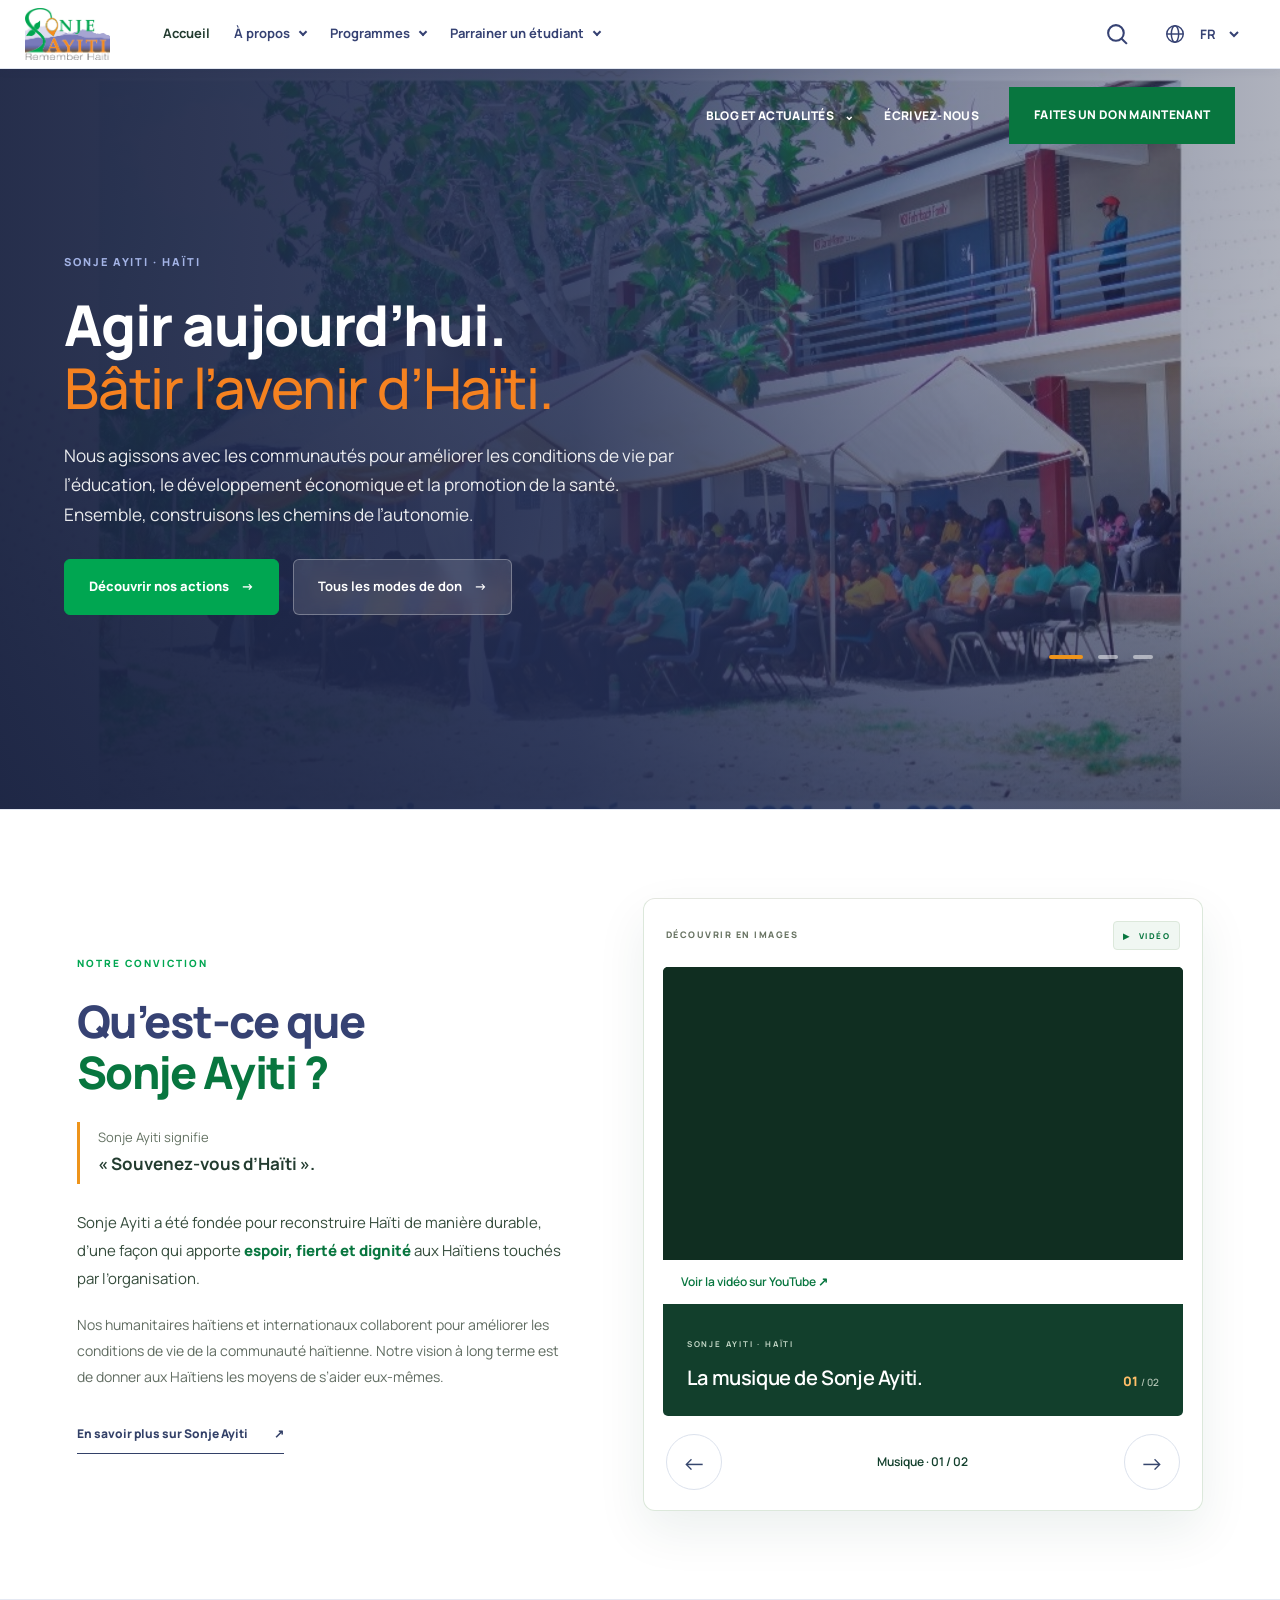
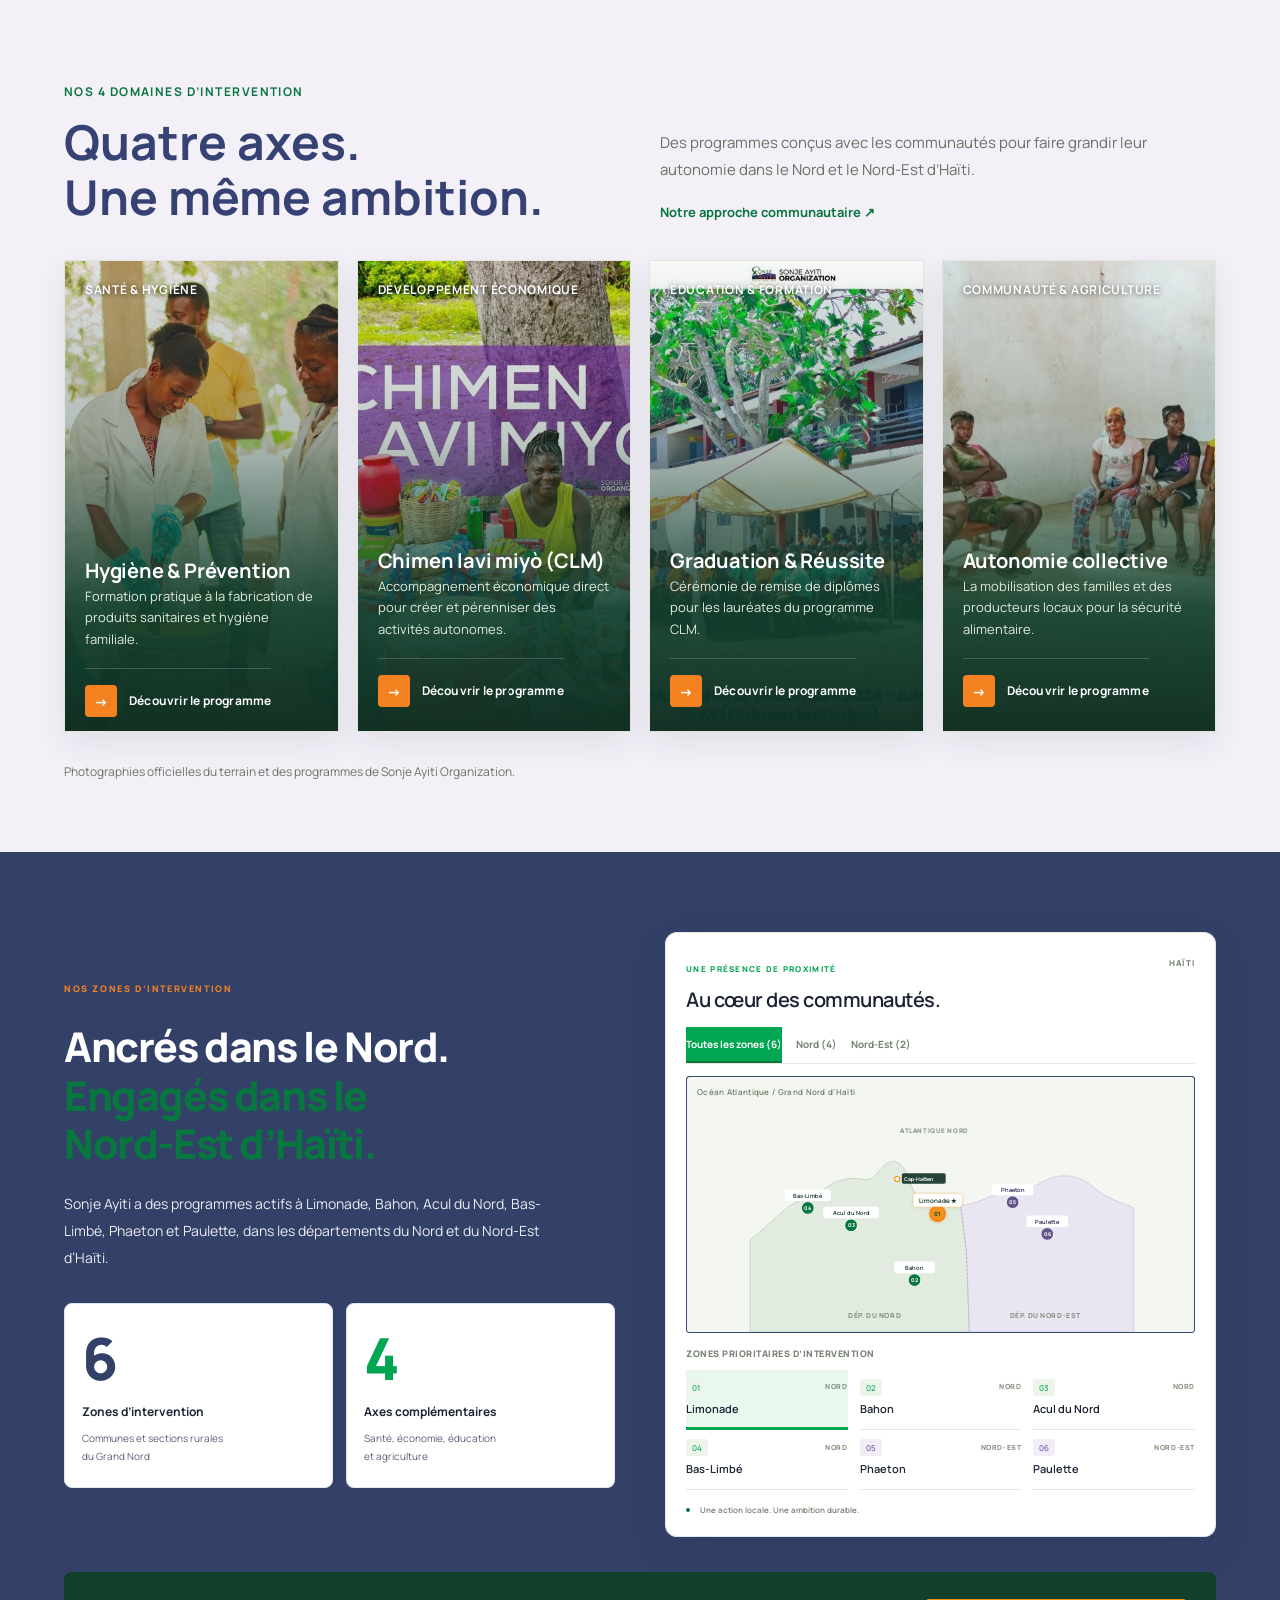
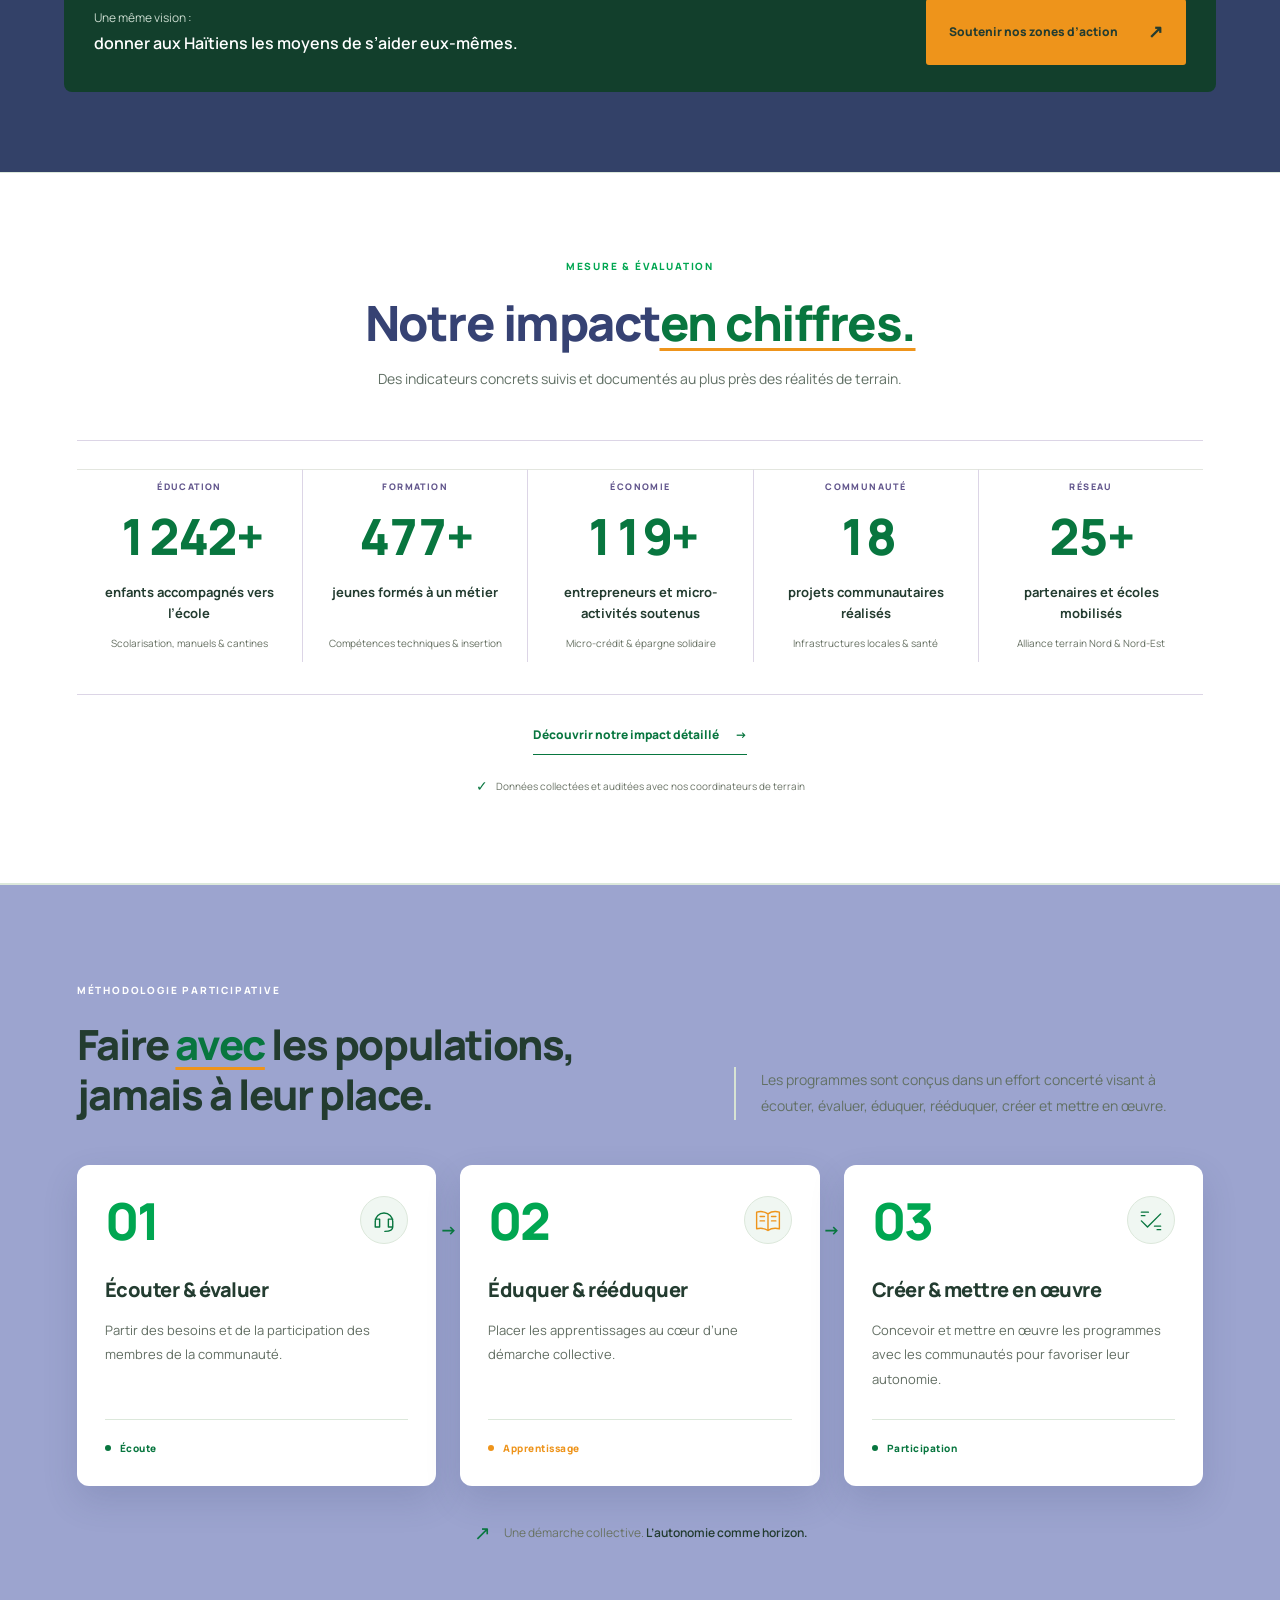
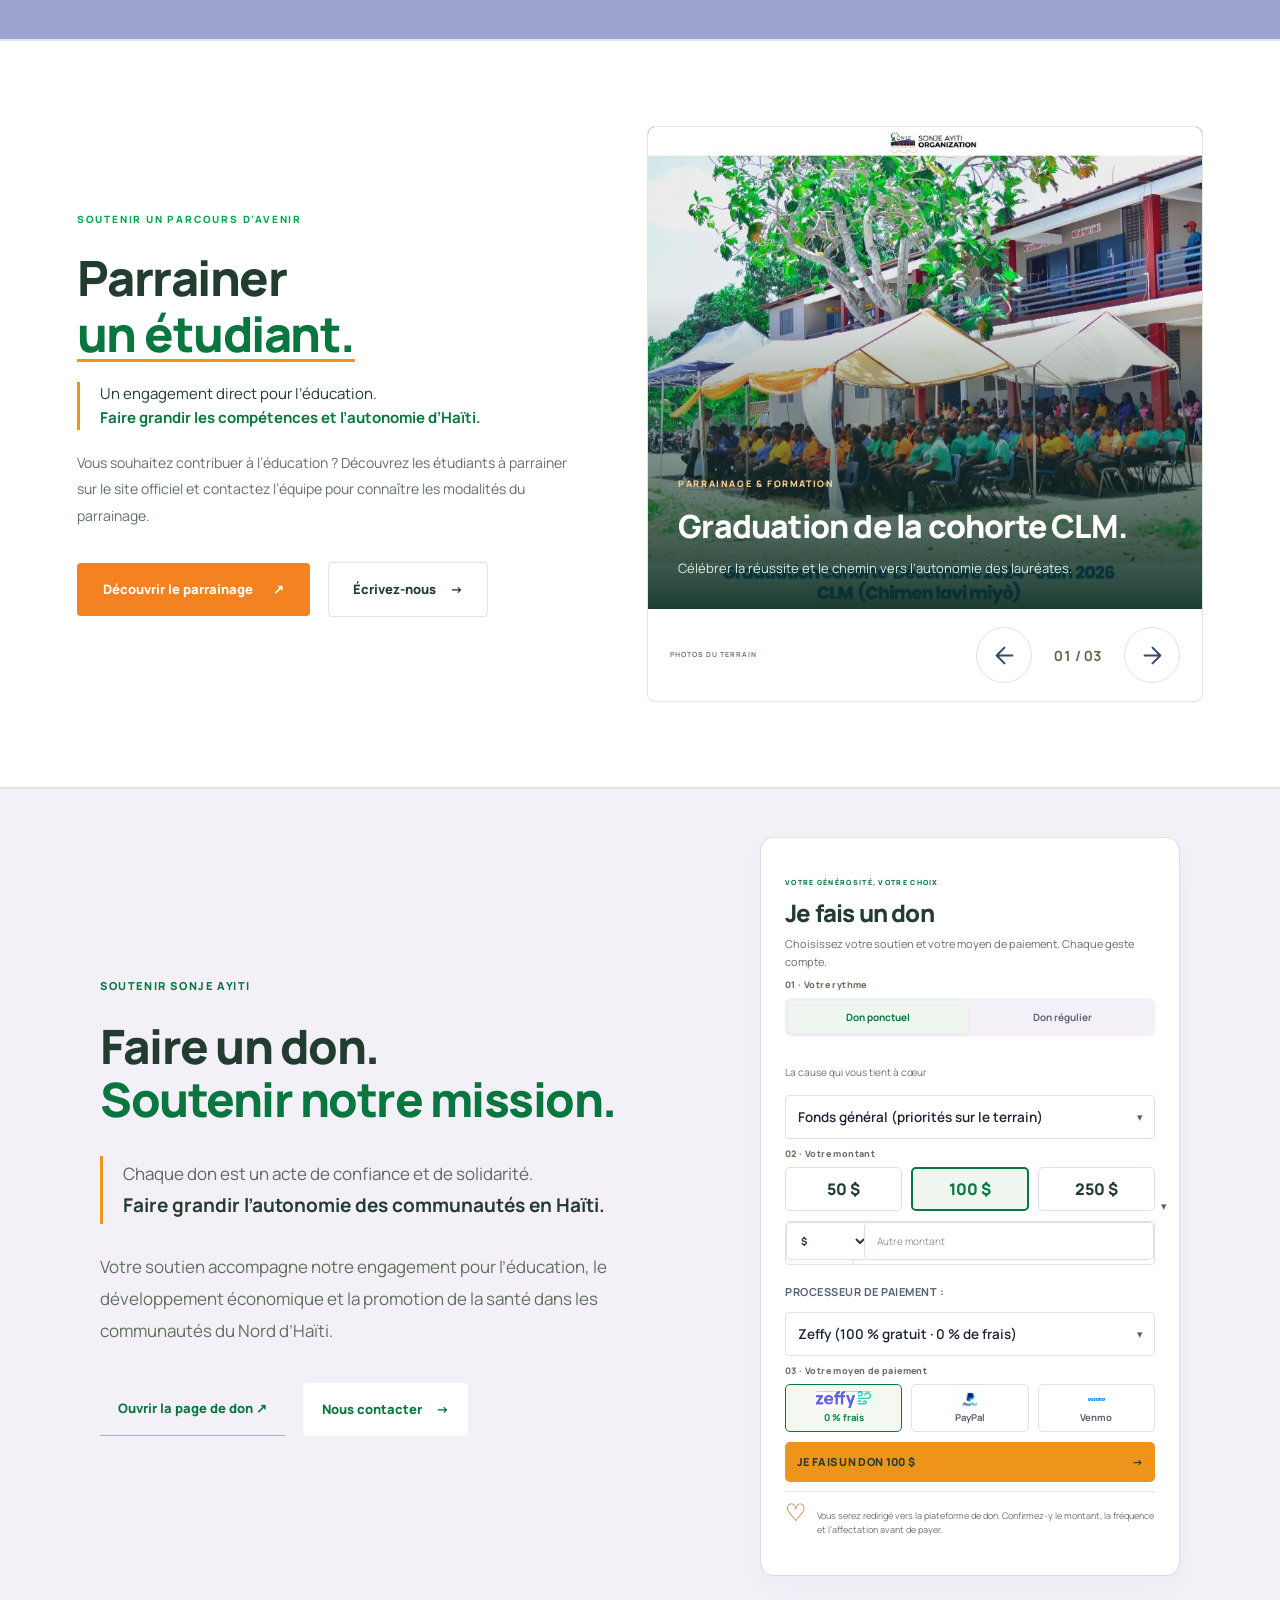
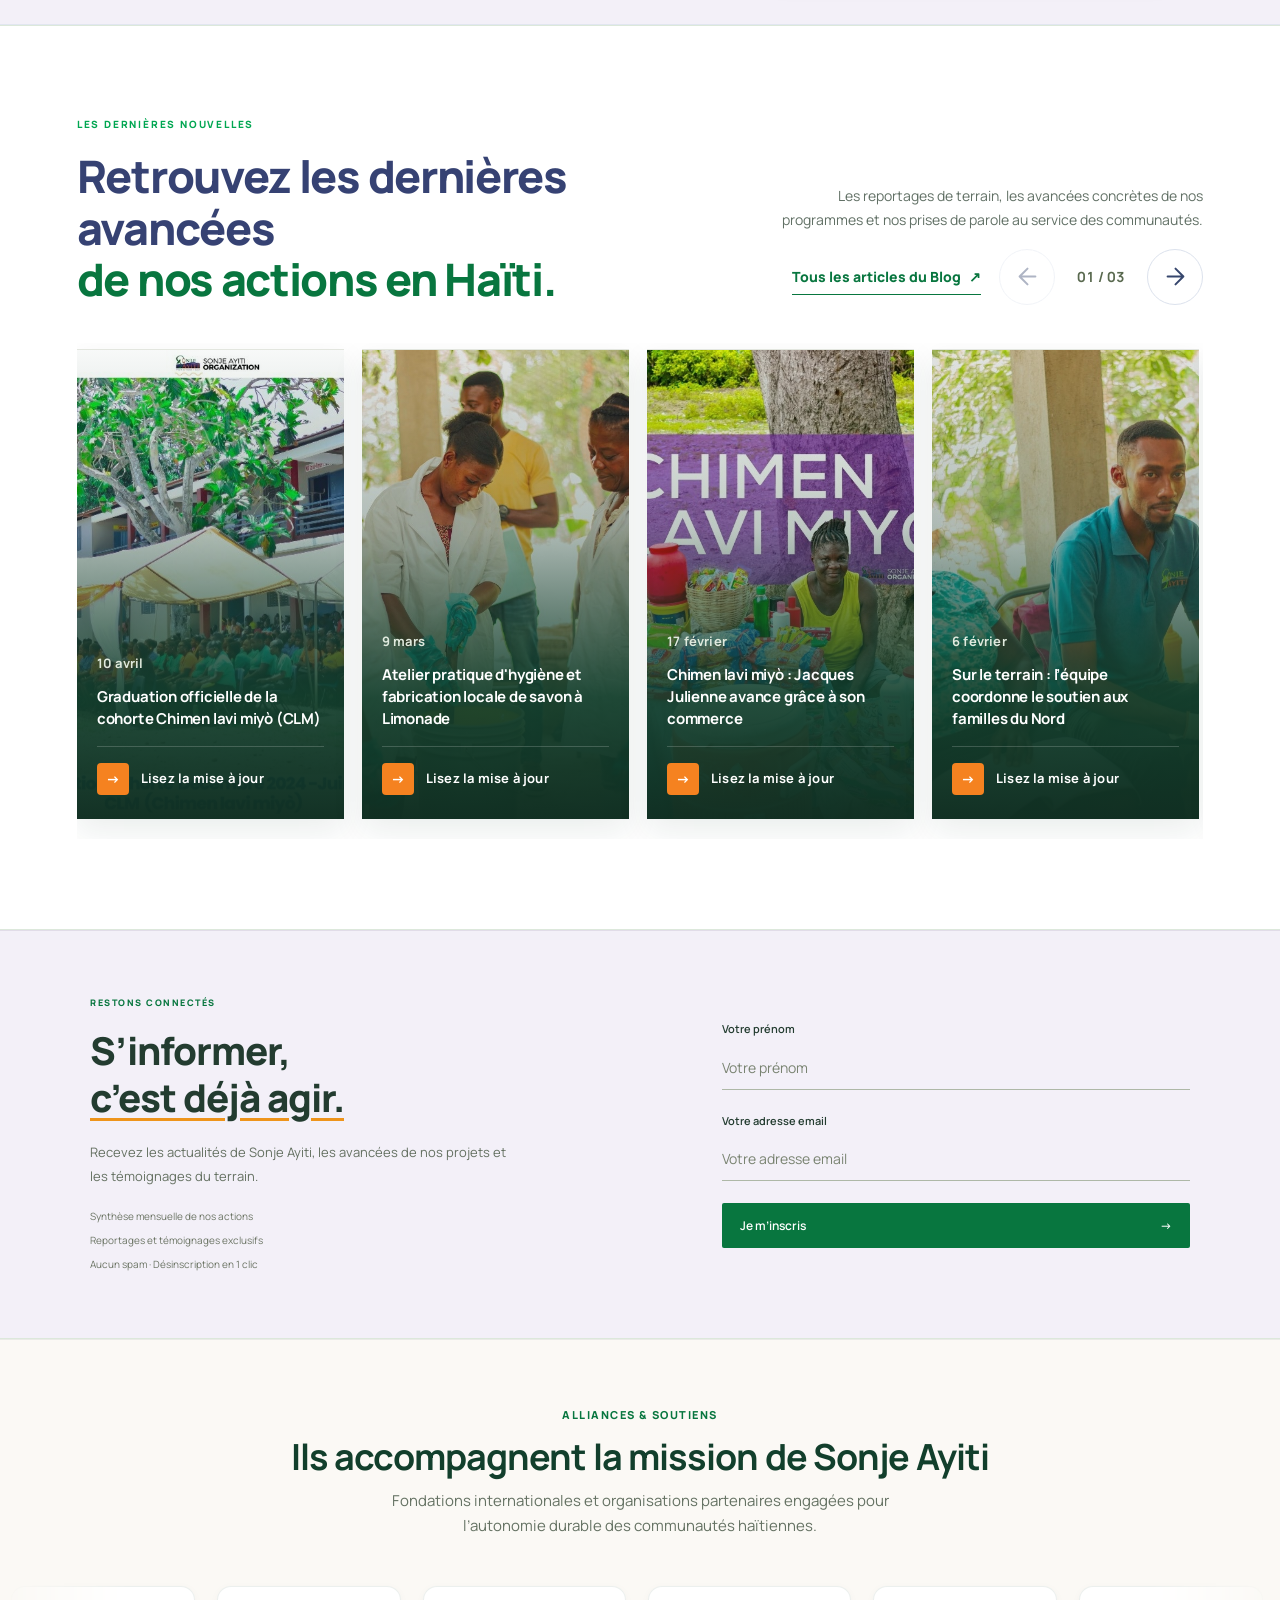
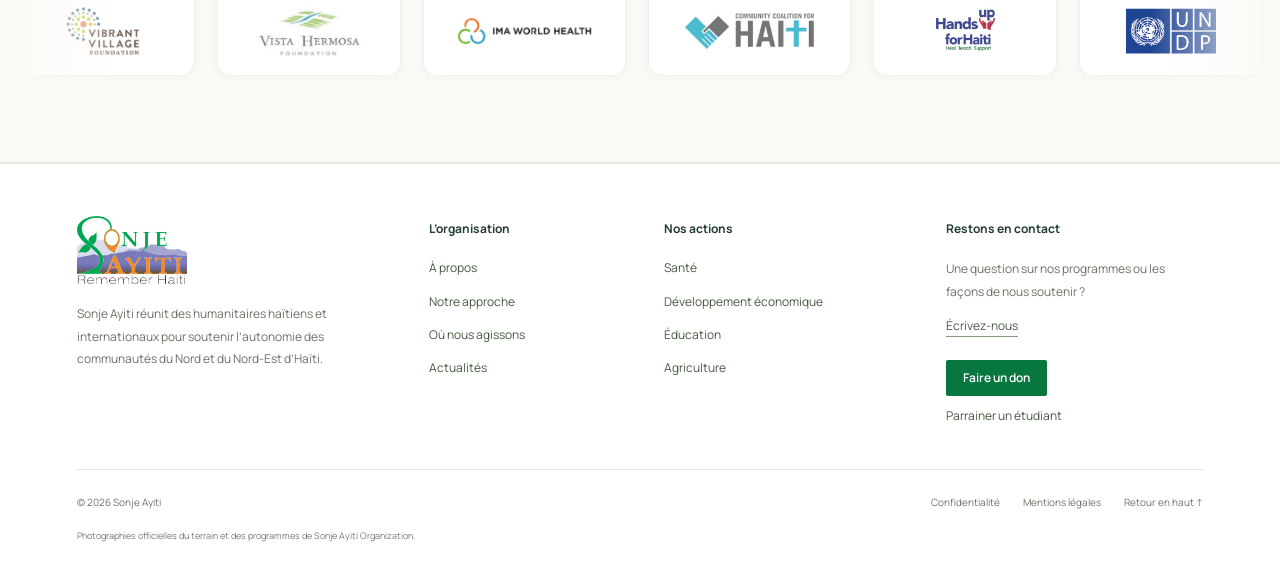
<file: index.html>
<!DOCTYPE html>

<html dir="ltr" lang="fr">
<head>
<meta charset="utf-8"/>
<meta content="width=device-width, initial-scale=1.0" name="viewport"/>
<meta content="strict-origin-when-cross-origin" name="referrer"/>
<!-- SEO & Métadonnées Générales -->
<title>Sonje Ayiti — Souvenez-vous d’Haïti | Éducation, Économie &amp; Santé</title>
<meta content="Sonje Ayiti accompagne durablement les communautés du Nord et du Nord-Est d’Haïti par l’éducation, le développement économique local et la promotion de la santé." name="description"/>
<meta content="Sonje Ayiti, Haïti, ONG Haïti, éducation Haïti, parrainage étudiant, santé communautaire, Limonade, Bahon, Nord Haïti, autonomie" name="keywords"/>
<meta content="Sonje Ayiti" name="author"/>
<meta content="#08763F" name="theme-color"/>
<!-- Open Graph / Réseaux Sociaux -->
<meta content="website" property="og:type"/>
<meta content="https://sonje-ayiti.org/" property="og:url"/>
<meta content="Sonje Ayiti — Ensemble, faire grandir l’avenir" property="og:title"/>
<meta content="Construire des solutions pérennes avec les communautés haïtiennes : éducation, entrepreneuriat et santé." property="og:description"/>
<meta content="https://images.unsplash.com/photo-1509062522246-3755977927d7?auto=format&amp;fit=crop&amp;w=1200&amp;q=80" property="og:image"/>
<meta content="fr_FR" property="og:locale"/>
<!-- Twitter Card -->
<meta content="summary_large_image" name="twitter:card"/>
<meta content="Sonje Ayiti — Ensemble, faire grandir l’avenir" name="twitter:title"/>
<meta content="Favoriser l'autonomie et l'émancipation par l'action communautaire en Haïti." name="twitter:description"/>
<meta content="https://images.unsplash.com/photo-1509062522246-3755977927d7?auto=format&amp;fit=crop&amp;w=1200&amp;q=80" name="twitter:image"/>
<!-- Favicon SVG intégré -->
<link href="assets/sonje-ayiti-logo.jpg" rel="icon" type="image/jpeg"/>
<!-- Typographies Google Fonts -->
<link href="https://fonts.googleapis.com" rel="preconnect"/>
<link crossorigin="" href="https://fonts.gstatic.com" rel="preconnect"/>
<link href="https://fonts.googleapis.com/css2?family=Manrope:wght@300;400;500;600;700;800&amp;display=swap" rel="stylesheet"/>
<!-- Feuilles de style et scripts -->
<link href="styles.css?v=partners-20261001" rel="stylesheet"/>
<script defer="" src="script.js?v=20260929-desktop-blog"></script>
<!-- Données structurées Schema.org JSON-LD -->
<script type="application/ld+json">{
  "@context": "https://schema.org",
  "@type": "NGO",
  "name": "Sonje Ayiti",
  "alternateName": "Remember Haiti",
  "url": "https://sonje-ayiti.org/",
  "description": "Humanitaires haïtiens et internationaux réunis pour améliorer les conditions de vie par l’éducation, le développement économique et la promotion de la santé.",
  "areaServed": "Nord et Nord-Est d’Haïti"
}</script>
<script defer="" src="impact-counters.js?v=1"></script>
<script defer="" src="languages.js"></script><script defer="" src="hero-slideshow.js?v=20260928-hero-dots"></script><script defer src="album-carousel.js?v=programmes"></script><script defer src="organisation-videos.js"></script></head>
<body>
<!-- Lien d'évitement pour l'accessibilité clavier -->
<a class="skip-link" href="#main-content">Passer au contenu principal</a>
<!-- Barre supérieure d'information -->
<!-- En-tête principal & Navigation -->
<header class="site-header" id="site-header">
<div class="header-container">
<!-- Identité visuelle / Logo sur fond blanc -->
<a aria-label="Sonje Ayiti, accueil" class="brand" href="index.html" onclick="window.location.href='index.html'; window.location.reload(); return false;"><img alt="Sonje Ayiti — Remember Haiti" class="official-logo" decoding="async" height="446" src="assets/sonje-ayiti-logo-cropped-srgb.png" width="721"/></a>
<!-- Bouton Menu Mobile (Hamburger accessible) -->
<button aria-controls="navigation" aria-expanded="false" aria-label="Ouvrir le menu de navigation" class="menu-toggle" id="menu-toggle">
<span class="bar bar-1"></span>
<span class="bar bar-2"></span>
<span class="bar bar-3"></span>
</button>
<!-- Navigation Principale -->
<nav aria-label="Navigation principale" class="site-nav" id="navigation">
<ul class="nav-list main-nav-clean"><li><a class="nav-link-direct" href="index.html" onclick="window.location.href='index.html'; window.location.reload(); return false;" title="Rafraîchir la page d’accueil">Accueil</a></li><li><details class="nav-dropdown minimal-dropdown"><summary aria-controls="minimal-menu-1">À propos<span aria-hidden="true" class="nav-chevron"></span></summary><div class="minimal-menu" id="minimal-menu-1"><a class="minimal-menu-feature" href="qui-sommes-nous.html"><img alt="" loading="lazy" src="assets/sonje-equipe-fondatrice.jpg"/><span>Qui sommes-nous ?<span aria-hidden="true">→</span></span></a><a class="minimal-menu-feature" href="#approche"><img alt="" loading="lazy" src="assets/hero-haiti.jpg"/><span>Notre approche<span aria-hidden="true">→</span></span></a><div class="minimal-menu-links"><h3>L’ORGANISATION</h3><a href="#apropos">Notre conviction<span aria-hidden="true">↗</span></a><a href="#approche">Notre méthode<span aria-hidden="true">↗</span></a><a href="#impact">Zones d’intervention<span aria-hidden="true">↗</span></a><a href="contact.html">Nous contacter<span aria-hidden="true">↗</span></a></div></div></details></li><li><details class="nav-dropdown minimal-dropdown"><summary aria-controls="minimal-menu-2">Programmes<span aria-hidden="true" class="nav-chevron"></span></summary><div class="minimal-menu" id="minimal-menu-2"><a class="minimal-menu-feature" href="programmes.html"><img alt="" loading="lazy" src="assets/hero-haiti.jpg"/><span>Nos quatre axes<span aria-hidden="true">→</span></span></a><a class="minimal-menu-feature" href="#mesure-impact"><img alt="" loading="lazy" src="assets/hero-education.jpg"/><span>Notre impact<span aria-hidden="true">→</span></span></a><div class="minimal-menu-links"><h3>NOS ACTIONS</h3><a href="programmes.html">Tous nos programmes<span aria-hidden="true">↗</span></a><a href="#impact">Où nous agissons<span aria-hidden="true">↗</span></a><a href="#mesure-impact">Impact en chiffres<span aria-hidden="true">↗</span></a><a href="#don">Soutenir nos actions<span aria-hidden="true">↗</span></a></div></div></details></li><li><details class="nav-dropdown minimal-dropdown"><summary aria-controls="minimal-menu-3">Parrainer un étudiant<span aria-hidden="true" class="nav-chevron"></span></summary><div class="minimal-menu" id="minimal-menu-3"><a class="minimal-menu-feature" href="parrainage.html"><img alt="" loading="lazy" src="assets/hero-education.jpg"/><span>Le parrainage<span aria-hidden="true">→</span></span></a><a class="minimal-menu-feature" href="#apropos"><img alt="" loading="lazy" src="assets/hero-haiti.jpg"/><span>Un engagement commun<span aria-hidden="true">→</span></span></a><div class="minimal-menu-links"><h3>SOUTENIR L’ÉDUCATION</h3><a href="parrainage.html">Découvrir le parrainage<span aria-hidden="true">↗</span></a><a href="parrainage.html">Étudiants à parrainer<span aria-hidden="true">↗</span></a><a href="#don">Faire un don<span aria-hidden="true">↗</span></a><a href="contact.html">Écrivez-nous<span aria-hidden="true">↗</span></a></div></div></details></li></ul>

<div class="mobile-navigation"><ul class="mobile-navigation-list">
<li><a class="mobile-nav-direct-reload" href="index.html" onclick="window.location.href='index.html'; window.location.reload(); return false;">Accueil<span aria-hidden="true">↻</span></a></li>
<li><details class="mobile-submenu"><summary>À propos de nous<span aria-hidden="true" class="mobile-submenu-chevron"></span></summary><div class="mobile-submenu-links"><div class="mobile-menu-photos"><a class="mobile-menu-photo" href="qui-sommes-nous.html"><img alt="" decoding="async" height="360" loading="lazy" src="assets/sonje-equipe-fondatrice.jpg" width="640"/><span class="mobile-menu-photo-caption">Qui sommes-nous ?<span aria-hidden="true">→</span></span></a><a class="mobile-menu-photo" href="#approche"><img alt="" decoding="async" height="360" loading="lazy" src="assets/axis-agriculture.jpg" width="640"/><span class="mobile-menu-photo-caption">Notre approche<span aria-hidden="true">→</span></span></a></div><a href="qui-sommes-nous.html">Qui sommes-nous ?<span aria-hidden="true">↗</span></a><p class="mobile-menu-kicker">L’organisation</p><a href="#apropos">Notre conviction<span aria-hidden="true">↗</span></a><a href="#approche">Notre méthode<span aria-hidden="true">↗</span></a></div></details></li>
<li><details class="mobile-submenu"><summary>Blog et actualités<span aria-hidden="true" class="mobile-submenu-chevron"></span></summary><div class="mobile-submenu-links"><div class="mobile-menu-photos"><a class="mobile-menu-photo" href="#actualites"><img alt="" decoding="async" height="360" loading="lazy" src="assets/sponsor-students-group.jpg" width="640"/><span class="mobile-menu-photo-caption">Actualités<span aria-hidden="true">→</span></span></a><a class="mobile-menu-photo" href="album.html"><img alt="" decoding="async" height="360" loading="lazy" src="assets/hero-haiti.jpg" width="640"/><span class="mobile-menu-photo-caption">Album<span aria-hidden="true">→</span></span></a></div><p class="mobile-menu-kicker">Blog et actualités</p><a href="#actualites">Actualités<span aria-hidden="true">↗</span></a><a href="album.html">Album<span aria-hidden="true">↗</span></a></div></details></li>
<li><details class="mobile-submenu"><summary>Notre approche<span aria-hidden="true" class="mobile-submenu-chevron"></span></summary><div class="mobile-submenu-links"><div class="mobile-menu-photos"><a class="mobile-menu-photo" href="#approche"><img alt="" decoding="async" height="360" loading="lazy" src="assets/axis-agriculture.jpg" width="640"/><span class="mobile-menu-photo-caption">Faire ensemble<span aria-hidden="true">→</span></span></a><a class="mobile-menu-photo" href="#impact"><img alt="" decoding="async" height="360" loading="lazy" src="assets/hero-haiti.jpg" width="640"/><span class="mobile-menu-photo-caption">Nos zones d’action<span aria-hidden="true">→</span></span></a></div><p class="mobile-menu-kicker">Notre démarche</p><a href="#approche">Notre démarche participative<span aria-hidden="true">↗</span></a><a href="#impact">Nos zones d’action<span aria-hidden="true">↗</span></a></div></details></li>
<li><details class="mobile-submenu"><summary>Nos programmes<span aria-hidden="true" class="mobile-submenu-chevron"></span></summary><div class="mobile-submenu-links"><div class="mobile-menu-photos"><a class="mobile-menu-photo" href="programmes.html"><img alt="" decoding="async" height="360" loading="lazy" src="assets/axis-education.jpg" width="640"/><span class="mobile-menu-photo-caption">Nos quatre axes<span aria-hidden="true">→</span></span></a><a class="mobile-menu-photo" href="#mesure-impact"><img alt="" decoding="async" height="360" loading="lazy" src="assets/axis-sante.jpg" width="640"/><span class="mobile-menu-photo-caption">Notre impact<span aria-hidden="true">→</span></span></a></div><p class="mobile-menu-kicker">Nos actions</p><a href="programmes.html">Nos quatre domaines d’intervention<span aria-hidden="true">↗</span></a><a href="programmes.html">Explorer les programmes<span aria-hidden="true">↗</span></a></div></details></li>
<li><details class="mobile-submenu"><summary>Nos zones d’intervention<span aria-hidden="true" class="mobile-submenu-chevron"></span></summary><div class="mobile-submenu-links"><div class="mobile-menu-photos"><a class="mobile-menu-photo" href="#impact"><img alt="" decoding="async" height="360" loading="lazy" src="assets/hero-haiti.jpg" width="640"/><span class="mobile-menu-photo-caption">Le Grand Nord<span aria-hidden="true">→</span></span></a><a class="mobile-menu-photo" href="#don"><img alt="" decoding="async" height="360" loading="lazy" src="assets/axis-agriculture.jpg" width="640"/><span class="mobile-menu-photo-caption">Soutenir nos actions<span aria-hidden="true">→</span></span></a></div><p class="mobile-menu-kicker">Notre présence</p><a href="#impact">Nord et Nord-Est d’Haïti<span aria-hidden="true">↗</span></a><a href="#don">Soutenir nos zones d’action<span aria-hidden="true">↗</span></a></div></details></li>
<li><details class="mobile-submenu"><summary>Notre impact<span aria-hidden="true" class="mobile-submenu-chevron"></span></summary><div class="mobile-submenu-links"><div class="mobile-menu-photos"><a class="mobile-menu-photo" href="#mesure-impact"><img alt="" decoding="async" height="360" loading="lazy" src="assets/axis-economie.jpg" width="640"/><span class="mobile-menu-photo-caption">Notre impact<span aria-hidden="true">→</span></span></a><a class="mobile-menu-photo" href="programmes.html"><img alt="" decoding="async" height="360" loading="lazy" src="assets/axis-education.jpg" width="640"/><span class="mobile-menu-photo-caption">Nos programmes<span aria-hidden="true">→</span></span></a></div><p class="mobile-menu-kicker">Une ambition commune</p><a href="#mesure-impact">Notre impact en chiffres<span aria-hidden="true">↗</span></a><a href="qui-sommes-nous.html">En savoir plus<span aria-hidden="true">↗</span></a></div></details></li>
<li><details class="mobile-submenu"><summary>Parrainer un étudiant<span aria-hidden="true" class="mobile-submenu-chevron"></span></summary><div class="mobile-submenu-links"><div class="mobile-menu-photos"><a class="mobile-menu-photo" href="parrainage.html"><img alt="" decoding="async" height="360" loading="lazy" src="assets/sponsor-student-woman.jpg" width="640"/><span class="mobile-menu-photo-caption">Le parrainage<span aria-hidden="true">→</span></span></a><a class="mobile-menu-photo" href="parrainage.html"><img alt="" decoding="async" height="360" loading="lazy" src="assets/sponsor-student-man.jpg" width="640"/><span class="mobile-menu-photo-caption">Les étudiants<span aria-hidden="true">→</span></span></a></div><p class="mobile-menu-kicker">Soutenir l’éducation</p><a href="parrainage.html">Découvrir le parrainage<span aria-hidden="true">↗</span></a><a href="parrainage.html">Étudiants à parrainer<span aria-hidden="true">↗</span></a><a href="contact.html">Contacter l’équipe<span aria-hidden="true">↗</span></a></div></details></li>
<li><a href="contact.html">Contact<span aria-hidden="true">↗</span></a></li>
</ul><a class="mobile-navigation-donate" href="don.html">Faites un don maintenant</a></div>
</nav>
<!-- Bouton d'action Don En-tête -->
<div class="nav-tools"><button aria-controls="site-search" aria-expanded="false" aria-label="Rechercher dans le site" class="nav-search-toggle"><svg aria-hidden="true" fill="none" height="25" stroke="currentColor" stroke-width="2" viewbox="0 0 24 24" width="25"><circle cx="10.5" cy="10.5" r="7.5"></circle><path d="m16 16 5 5"></path></svg></button><label class="nav-language language-switch"><svg aria-hidden="true" fill="none" height="22" stroke="currentColor" stroke-width="1.6" viewbox="0 0 24 24" width="22"><circle cx="12" cy="12" r="9"></circle><ellipse cx="12" cy="12" rx="4" ry="9"></ellipse><path d="M3 12h18"></path></svg><select aria-label="Langue / Language / Idioma" id="site-language"><option value="fr">FR</option><option value="en">EN</option><option value="es">ES</option></select></label></div></div>
<div class="site-search" hidden="" id="site-search"><label for="site-search-input">Rechercher une rubrique</label><input autocomplete="off" id="site-search-input" placeholder="Éducation, don, parrainage…" type="search"/><ul aria-label="Résultats de recherche" id="site-search-results"></ul><p id="search-status" role="status"></p></div></header>
<!-- Contenu Principal -->
<main id="main-content">
<!-- HERO SECTION -->
<section aria-labelledby="hero-title" class="hero-section cinematic-hero" id="accueil">
<img alt="Graduation officielle de la cohorte CLM Chimen lavi miyò — Sonje Ayiti Organization" class="cinematic-photo hero-frame is-visible" fetchpriority="high" height="768" src="assets/sonje-education-graduation.jpg" width="1376"/><img alt="Assemblée et rassemblement communautaire des femmes accompagnées par Sonje Ayiti" aria-hidden="true" class="cinematic-photo hero-frame" decoding="async" src="assets/sonje-communaute-reunion.jpg"/><img alt="Coordination de terrain et formation participative de proximité — Sonje Ayiti" aria-hidden="true" class="cinematic-photo hero-frame" decoding="async" src="assets/sonje-approche-terrain.jpg"/>
<div aria-hidden="true" class="cinematic-shade"></div>
<nav aria-label="Liens d’engagement" class="hero-quicklinks"><details class="desktop-blog-menu"><summary>Blog et actualités<span aria-hidden="true">⌄</span></summary><div class="desktop-blog-panel"><a href="blog.html"><span>Actualités <span aria-hidden="true">↗</span></span></a><a href="album.html"><span>Album <span aria-hidden="true">↗</span></span></a></div></details><a href="contact.html">Écrivez-nous</a><a class="hero-donate-link" href="don.html">Faites un don maintenant</a></nav>
<div class="hero-shell">
<div class="cinematic-content">
<div class="cinematic-kicker"><span aria-hidden="true"></span>SONJE AYITI · HAÏTI</div>
<h1 id="hero-title">Agir aujourd’hui.<br/><span>Bâtir l’avenir d’Haïti.</span></h1>
<p>Nous agissons avec les communautés pour améliorer les conditions de vie par l’éducation, le développement économique et la promotion de la santé. Ensemble, construisons les chemins de l’autonomie.</p>
<div class="cinematic-actions">
<a class="cinematic-primary" href="programmes.html">Découvrir nos actions <span aria-hidden="true">→</span></a>
<a class="cinematic-secondary" href="#don">Tous les modes de don <span aria-hidden="true">→</span></a>
</div>
</div>
<!-- Formulaire de Don Interactif Hero -->
<div aria-label="Sélection des photos du diaporama" class="hero-slideshow-controls hero-indicators" role="tablist">
<button aria-label="Photo 1 sur 3" aria-selected="true" class="hero-indicator active" data-slide="0" role="tab" type="button"></button>
<button aria-label="Photo 2 sur 3" aria-selected="false" class="hero-indicator" data-slide="1" role="tab" type="button"></button>
<button aria-label="Photo 3 sur 3" aria-selected="false" class="hero-indicator" data-slide="2" role="tab" type="button"></button>
</div></div></section>
<!-- SECTION À PROPOS / NOTRE CONVICTION -->
<section aria-labelledby="about-title" class="conviction-section" id="apropos">
<div class="conviction-layout">
<div class="conviction-copy">
<div class="conviction-eyebrow"><span aria-hidden="true"></span>NOTRE CONVICTION</div>
<h2 id="about-title">Qu’est-ce que<br/><span>Sonje Ayiti ?</span></h2>
<p class="conviction-meaning">Sonje Ayiti signifie<br/><strong>« Souvenez-vous d’Haïti ».</strong></p>
<p class="conviction-lead">Sonje Ayiti a été fondée pour reconstruire Haïti de manière durable, d’une façon qui apporte <strong>espoir, fierté et dignité</strong> aux Haïtiens touchés par l’organisation.</p>
<p>Nos humanitaires haïtiens et internationaux collaborent pour améliorer les conditions de vie de la communauté haïtienne. Notre vision à long terme est de donner aux Haïtiens les moyens de s’aider eux-mêmes.</p>
<a class="conviction-link" href="qui-sommes-nous.html">En savoir plus sur Sonje Ayiti <span aria-hidden="true">↗</span></a>
</div>
<div aria-label="Sonje Ayiti en vidéo" aria-roledescription="carrousel" class="conviction-media" role="region">
<div class="conviction-media-heading"><span>DÉCOUVRIR EN IMAGES</span><span class="video-tag"><span aria-hidden="true">▶</span> VIDÉO</span></div>
<div id="organisation-video-slide" aria-label="1 sur 2 : musique de Sonje Ayiti" aria-roledescription="diapositive" class="conviction-slide" role="group">
<div class="conviction-player" id="conviction-video-player">
<iframe allow="accelerometer; autoplay; clipboard-write; encrypted-media; gyroscope; picture-in-picture; web-share" allowfullscreen="" loading="lazy" referrerpolicy="strict-origin-when-cross-origin" src="https://www.youtube.com/embed/DTH7kqEVCb0?rel=0" title="Musique de l’organisation Sonje Ayiti"></iframe>
</div><a class="video-fallback-link" href="https://www.youtube.com/watch?v=DTH7kqEVCb0" rel="noopener" target="_blank">Voir la vidéo sur YouTube ↗</a>
<div class="conviction-caption">
<div><span>SONJE AYITI · HAÏTI</span><h3>La musique de Sonje Ayiti.</h3></div>
<span aria-label="Vidéo 1 sur 2" class="conviction-video-number">01 <span>/ 02</span></span>
</div>
</div>
<div class="conviction-media-footer organisation-video-controls"><button type="button" class="carousel-arrow" id="organisation-video-prev" aria-label="Vidéo précédente" aria-controls="organisation-video-slide">←</button><span id="organisation-video-position" aria-live="polite" aria-atomic="true">Musique · 01 / 02</span><button type="button" class="carousel-arrow" id="organisation-video-next" aria-label="Vidéo suivante" aria-controls="organisation-video-slide">→</button></div>
</div>
</div>
</section>


<section aria-labelledby="programmes-title" class="programmes-catalogue" id="programmes"><div class="programmes-inner"><div class="programmes-heading"><div><p class="album-eyebrow">NOS 4 DOMAINES D’INTERVENTION</p><h2 id="programmes-title">Quatre axes.<br/>Une même ambition.</h2></div><div><p>Des programmes conçus avec les communautés pour faire grandir leur autonomie dans le Nord et le Nord-Est d’Haïti.</p><a href="#approche">Notre approche communautaire ↗</a></div></div><div class="programmes-grid"><article aria-labelledby="programme-sante-title" aria-roledescription="carrousel" class="album-category-panel programme-news-card"><div class="album-category-heading programme-category-label"><span>02</span><h3 id="programme-sante-title">Santé &amp; Hygiène</h3></div><div aria-label="Photos : Santé. Utilisez les flèches gauche et droite." class="album-stage" id="programme-sante-slides" tabindex="0"><figure aria-label="1 sur 3" aria-roledescription="diapositive" class="album-slide programme-care-slide" role="group"><img alt="Atelier pratique et formation aux règles d’hygiène et fabrication de savon — Sonje Ayiti Organization" class="news-card-photo" loading="lazy" src="assets/sonje-sante-formation.jpg"/><div aria-hidden="true" class="news-card-gradient"></div><figcaption class="news-card-content"><h4 class="news-card-title">Hygiène &amp; Prévention</h4><p class="programme-description">Formation pratique à la fabrication de produits sanitaires et hygiène familiale.</p><a aria-label="Découvrir le programme : Santé" class="programme-card-link news-card-action" href="programmes.html#sante"><span aria-hidden="true" class="news-card-btn">→</span><span class="news-card-link-text">Découvrir le programme</span></a></figcaption></figure><figure aria-label="2 sur 3" aria-roledescription="diapositive" class="album-slide" hidden="" role="group"><img alt="Présence de proximité et écoute de terrain — Sonje Ayiti" class="news-card-photo" loading="lazy" src="assets/sonje-approche-terrain.jpg"/><div aria-hidden="true" class="news-card-gradient"></div><figcaption class="news-card-content"><h4 class="news-card-title">Une présence de proximité</h4><p class="programme-description">Aller à la rencontre des besoins concrets des familles.</p><a aria-label="Découvrir le programme : Santé" class="programme-card-link news-card-action" href="programmes.html#sante"><span aria-hidden="true" class="news-card-btn">→</span><span class="news-card-link-text">Découvrir le programme</span></a></figcaption></figure><figure aria-label="3 sur 3" aria-roledescription="diapositive" class="album-slide" hidden="" role="group"><img alt="Rassemblement solidaire des femmes de la communauté — Sonje Ayiti" class="news-card-photo" loading="lazy" src="assets/sonje-communaute-reunion.jpg"/><div aria-hidden="true" class="news-card-gradient"></div><figcaption class="news-card-content"><h4 class="news-card-title">Santé communautaire</h4><p class="programme-description">La prévention et la solidarité au cœur du bien-être collectif.</p><a aria-label="Découvrir le programme : Santé" class="programme-card-link news-card-action" href="programmes.html#sante"><span aria-hidden="true" class="news-card-btn">→</span><span class="news-card-link-text">Découvrir le programme</span></a></figcaption></figure><div class="album-controls" hidden=""><button aria-controls="programme-sante-slides" aria-label="Photo précédente — Santé" class="carousel-arrow album-prev" type="button"><svg aria-hidden="true" fill="none" height="27" stroke="currentColor" stroke-linecap="round" stroke-linejoin="round" stroke-width="1.8" viewBox="0 0 24 24" width="27"><path d="M19 12H5m7-7-7 7 7 7"></path></svg></button><span aria-atomic="true" aria-live="polite" class="album-position">01 / 03</span><button aria-controls="programme-sante-slides" aria-label="Photo suivante — Santé" class="carousel-arrow album-next" type="button"><svg aria-hidden="true" fill="none" height="27" stroke="currentColor" stroke-linecap="round" stroke-linejoin="round" stroke-width="1.8" viewBox="0 0 24 24" width="27"><path d="M5 12h14m-7-7 7 7-7 7"></path></svg></button></div></div></article><article aria-labelledby="programme-economie-title" aria-roledescription="carrousel" class="album-category-panel programme-news-card"><div class="album-category-heading programme-category-label"><span>03</span><h3 id="programme-economie-title">Développement économique</h3></div><div aria-label="Photos : Développement économique. Utilisez les flèches gauche et droite." class="album-stage" id="programme-economie-slides" tabindex="0"><figure aria-label="1 sur 2" aria-roledescription="diapositive" class="album-slide" role="group"><img alt="Activité économique et commerce d'une bénéficiaire du programme CLM — Sonje Ayiti" class="news-card-photo" loading="lazy" src="assets/sonje-economie-commerce.jpg"/><div aria-hidden="true" class="news-card-gradient"></div><figcaption class="news-card-content"><h4 class="news-card-title">Chimen lavi miyò (CLM)</h4><p class="programme-description">Accompagnement économique direct pour créer et pérenniser des activités autonomes.</p><a aria-label="Découvrir le programme : Développement économique" class="programme-card-link news-card-action" href="programmes.html#economie"><span aria-hidden="true" class="news-card-btn">→</span><span class="news-card-link-text">Découvrir le programme</span></a></figcaption></figure><figure aria-label="2 sur 2" aria-roledescription="diapositive" class="album-slide" hidden="" role="group"><img alt="Rassemblement et épargne communautaire — Sonje Ayiti" class="news-card-photo" loading="lazy" src="assets/sonje-communaute-reunion.jpg"/><div aria-hidden="true" class="news-card-gradient"></div><figcaption class="news-card-content"><h4 class="news-card-title">La force du collectif</h4><p class="programme-description">Coopérer et mutualiser les ressources pour ouvrir de nouvelles perspectives.</p><a aria-label="Découvrir le programme : Développement économique" class="programme-card-link news-card-action" href="programmes.html#economie"><span aria-hidden="true" class="news-card-btn">→</span><span class="news-card-link-text">Découvrir le programme</span></a></figcaption></figure><div class="album-controls" hidden=""><button aria-controls="programme-economie-slides" aria-label="Photo précédente — Développement économique" class="carousel-arrow album-prev" type="button"><svg aria-hidden="true" fill="none" height="27" stroke="currentColor" stroke-linecap="round" stroke-linejoin="round" stroke-width="1.8" viewBox="0 0 24 24" width="27"><path d="M19 12H5m7-7-7 7 7 7"></path></svg></button><span aria-atomic="true" aria-live="polite" class="album-position">01 / 02</span><button aria-controls="programme-economie-slides" aria-label="Photo suivante — Développement économique" class="carousel-arrow album-next" type="button"><svg aria-hidden="true" fill="none" height="27" stroke="currentColor" stroke-linecap="round" stroke-linejoin="round" stroke-width="1.8" viewBox="0 0 24 24" width="27"><path d="M5 12h14m-7-7 7 7-7 7"></path></svg></button></div></div></article><article aria-labelledby="programme-education-title" aria-roledescription="carrousel" class="album-category-panel programme-news-card"><div class="album-category-heading programme-category-label"><span>01</span><h3 id="programme-education-title">Éducation &amp; Formation</h3></div><div aria-label="Photos : Éducation. Utilisez les flèches gauche et droite." class="album-stage" id="programme-education-slides" tabindex="0"><figure aria-label="1 sur 3" aria-roledescription="diapositive" class="album-slide" role="group"><img alt="Graduation officielle de la cohorte CLM — Sonje Ayiti Organization" class="news-card-photo" loading="lazy" src="assets/sonje-education-graduation.jpg"/><div aria-hidden="true" class="news-card-gradient"></div><figcaption class="news-card-content"><h4 class="news-card-title">Graduation &amp; Réussite</h4><p class="programme-description">Cérémonie de remise de diplômes pour les lauréates du programme CLM.</p><a aria-label="Découvrir le programme : Éducation" class="programme-card-link news-card-action" href="programmes.html#education"><span aria-hidden="true" class="news-card-btn">→</span><span class="news-card-link-text">Découvrir le programme</span></a></figcaption></figure><figure aria-label="2 sur 3" aria-roledescription="diapositive" class="album-slide" hidden="" role="group"><img alt="Éducation et formation — Sonje Ayiti" class="news-card-photo" loading="lazy" src="assets/sonje-education-graduation.jpg"/><div aria-hidden="true" class="news-card-gradient"></div><figcaption class="news-card-content"><h4 class="news-card-title">Parrainage scolaire</h4><p class="programme-description">Permettre aux enfants de poursuivre leur parcours scolaire dans la dignité.</p><a aria-label="Découvrir le parrainage" class="programme-card-link news-card-action" href="parrainage.html"><span aria-hidden="true" class="news-card-btn">→</span><span class="news-card-link-text">Découvrir le parrainage</span></a></figcaption></figure><figure aria-label="3 sur 3" aria-roledescription="diapositive" class="album-slide" hidden="" role="group"><img alt="Éducation et formation — Sonje Ayiti" class="news-card-photo" loading="lazy" src="assets/sonje-education-graduation.jpg"/><div aria-hidden="true" class="news-card-gradient"></div><figcaption class="news-card-content"><h4 class="news-card-title">Construire son avenir</h4><p class="programme-description">Chaque parrainage ouvre un chemin durable vers l’autonomie par le savoir.</p><a aria-label="Découvrir le parrainage" class="programme-card-link news-card-action" href="parrainage.html"><span aria-hidden="true" class="news-card-btn">→</span><span class="news-card-link-text">Découvrir le parrainage</span></a></figcaption></figure><div class="album-controls" hidden=""><button aria-controls="programme-education-slides" aria-label="Photo précédente — Éducation" class="carousel-arrow album-prev" type="button"><svg aria-hidden="true" fill="none" height="27" stroke="currentColor" stroke-linecap="round" stroke-linejoin="round" stroke-width="1.8" viewBox="0 0 24 24" width="27"><path d="M19 12H5m7-7-7 7 7 7"></path></svg></button><span aria-atomic="true" aria-live="polite" class="album-position">01 / 03</span><button aria-controls="programme-education-slides" aria-label="Photo suivante — Éducation" class="carousel-arrow album-next" type="button"><svg aria-hidden="true" fill="none" height="27" stroke="currentColor" stroke-linecap="round" stroke-linejoin="round" stroke-width="1.8" viewBox="0 0 24 24" width="27"><path d="M5 12h14m-7-7 7 7-7 7"></path></svg></button></div></div></article><article aria-labelledby="programme-agriculture-title" aria-roledescription="carrousel" class="album-category-panel programme-news-card"><div class="album-category-heading programme-category-label"><span>04</span><h3 id="programme-agriculture-title">Communauté &amp; Agriculture</h3></div><div aria-label="Photos : Agriculture. Utilisez les flèches gauche et droite." class="album-stage" id="programme-agriculture-slides" tabindex="0"><figure aria-label="1 sur 2" aria-roledescription="diapositive" class="album-slide" role="group"><img alt="Assemblée communautaire des familles et solidarité locale — Sonje Ayiti" class="news-card-photo" loading="lazy" src="assets/sonje-communaute-reunion.jpg"/><div aria-hidden="true" class="news-card-gradient"></div><figcaption class="news-card-content"><h4 class="news-card-title">Autonomie collective</h4><p class="programme-description">La mobilisation des familles et des producteurs locaux pour la sécurité alimentaire.</p><a aria-label="Découvrir le programme : Agriculture" class="programme-card-link news-card-action" href="programmes.html#agriculture"><span aria-hidden="true" class="news-card-btn">→</span><span class="news-card-link-text">Découvrir le programme</span></a></figcaption></figure><figure aria-label="2 sur 2" aria-roledescription="diapositive" class="album-slide" hidden="" role="group"><img alt="Coordination de terrain et échange avec les populations — Sonje Ayiti" class="news-card-photo" loading="lazy" src="assets/sonje-approche-terrain.jpg"/><div aria-hidden="true" class="news-card-gradient"></div><figcaption class="news-card-content"><h4 class="news-card-title">Travailler ensemble</h4><p class="programme-description">L’entraide nourrit une ambition collective et durable pour le Grand Nord.</p><a aria-label="Découvrir le programme : Agriculture" class="programme-card-link news-card-action" href="programmes.html#agriculture"><span aria-hidden="true" class="news-card-btn">→</span><span class="news-card-link-text">Découvrir le programme</span></a></figcaption></figure><div class="album-controls" hidden=""><button aria-controls="programme-agriculture-slides" aria-label="Photo précédente — Agriculture" class="carousel-arrow album-prev" type="button"><svg aria-hidden="true" fill="none" height="27" stroke="currentColor" stroke-linecap="round" stroke-linejoin="round" stroke-width="1.8" viewBox="0 0 24 24" width="27"><path d="M19 12H5m7-7-7 7 7 7"></path></svg></button><span aria-atomic="true" aria-live="polite" class="album-position">01 / 02</span><button aria-controls="programme-agriculture-slides" aria-label="Photo suivante — Agriculture" class="carousel-arrow album-next" type="button"><svg aria-hidden="true" fill="none" height="27" stroke="currentColor" stroke-linecap="round" stroke-linejoin="round" stroke-width="1.8" viewBox="0 0 24 24" width="27"><path d="M5 12h14m-7-7 7 7-7 7"></path></svg></button></div></div></article></div><p class="album-illustration-note">Photographies officielles du terrain et des programmes de Sonje Ayiti Organization.</p></div></section>
<!-- SECTION TERRITOIRES D'IMPACT & STATISTIQUES -->
<section aria-labelledby="impact-title" class="territory-section" id="impact">
<div class="territory-inner">
<div class="territory-editorial">
<div class="territory-eyebrow"><span aria-hidden="true"></span>NOS ZONES D’INTERVENTION</div>
<h2 id="impact-title">Ancrés dans le Nord.<br/><span>Engagés dans le<br/>Nord-Est d’Haïti.</span></h2>
<p class="territory-description">Sonje Ayiti a des programmes actifs à Limonade, Bahon, Acul du Nord, Bas-Limbé, Phaeton et Paulette, dans les départements du Nord et du Nord-Est d’Haïti.</p>
<div class="territory-stats">
<div>
<strong>6</strong>
<h3>Zones d’intervention</h3>
<p>Communes et sections rurales<br/>du Grand Nord</p>
</div>
<div>
<strong>4</strong>
<h3>Axes complémentaires</h3>
<p>Santé, économie, éducation<br/>et agriculture</p>
</div>
</div>
</div>
<div class="territory-panel">
<div class="territory-panel-head">
<div>
<span>UNE PRÉSENCE DE PROXIMITÉ</span>
<h3>Au cœur des communautés.</h3>
</div>
<span class="territory-country">HAÏTI</span>
</div>
<div aria-label="Filtrer les zones par département" class="territory-region-tags" role="toolbar">
<button class="region-filter active" data-region="all" type="button">Toutes les zones (6)</button>
<button class="region-filter" data-region="nord" type="button">Nord (4)</button>
<button class="region-filter nord-est-btn" data-region="nord-est" type="button">Nord-Est (2)</button>
</div>
<div aria-label="Carte des zones d'intervention de Sonje Ayiti" class="territory-map-container">
<div class="map-ocean-badge">Océan Atlantique / Grand Nord d'Haïti</div>
<svg aria-label="Carte stylisée du Nord et Nord-Est d'Haïti" class="haiti-grand-nord-map" role="img" viewbox="0 0 680 390">
<defs>
<lineargradient id="oceanGrad" x1="0" x2="0" y1="0" y2="1">
<stop offset="0%" stop-color="#141C2E"></stop>
<stop offset="100%" stop-color="#0E1422"></stop>
</lineargradient>
<lineargradient id="landGradNord" x1="0" x2="1" y1="0" y2="1">
<stop offset="0%" stop-color="#243354"></stop>
<stop offset="100%" stop-color="#2E4069"></stop>
</lineargradient>
<lineargradient id="landGradNordEst" x1="0" x2="1" y1="0" y2="1">
<stop offset="0%" stop-color="#35375C"></stop>
<stop offset="100%" stop-color="#424574"></stop>
</lineargradient>
<filter height="160%" id="pinShadow" width="160%" x="-30%" y="-30%">
<fedropshadow dx="0" dy="2" flood-color="#000000" flood-opacity="0.45" stddeviation="2.5"></fedropshadow>
</filter>
</defs>
<!-- Fond marin -->
<rect fill="url(#oceanGrad)" height="390" rx="8" width="680"></rect>
<!-- Graticules maritimes -->
<g class="map-grid-lines" stroke="#ffffff" stroke-dasharray="4,4" stroke-opacity="0.05">
<line x1="0" x2="680" y1="100" y2="100"></line>
<line x1="0" x2="680" y1="200" y2="200"></line>
<line x1="0" x2="680" y1="300" y2="300"></line>
<line x1="170" x2="170" y1="0" y2="390"></line>
<line x1="340" x2="340" y1="0" y2="390"></line>
<line x1="510" x2="510" y1="0" y2="390"></line>
</g>
<!-- Masse continentale : Département du Nord -->
<path class="dept-path dept-nord" d="M 10 230 C 50 200, 75 165, 105 160 C 130 155, 145 130, 175 125 C 205 120, 215 135, 230 115 C 245 95, 260 85, 275 105 C 290 120, 285 150, 310 160 C 335 170, 355 165, 375 170 L 385 250 L 390 390 L 10 390 Z" fill="url(#landGradNord)" stroke="#398561" stroke-width="1.5"></path>
<!-- Masse continentale : Département du Nord-Est -->
<path class="dept-path dept-nord-est" d="M 375 170 C 410 170, 430 145, 460 150 C 490 155, 510 125, 545 120 C 580 115, 600 135, 620 150 C 645 165, 665 170, 675 175 L 675 390 L 390 390 L 385 250 Z" fill="url(#landGradNordEst)" stroke="#398561" stroke-width="1.5"></path>
<!-- Ligne frontière Nord / Nord-Est -->
<path class="frontier-line" d="M 375 170 L 385 250 L 390 390" fill="none" stroke="#ffd192" stroke-dasharray="6,4" stroke-opacity="0.85" stroke-width="2"></path>
<!-- Reliefs intérieurs (Massif du Nord) -->
<g class="map-relief" fill="none" opacity="0.65" stroke="#2e7654" stroke-linecap="round" stroke-width="1.3">
<path d="M 80 280 Q 110 250 140 280 Q 170 250 200 280"></path>
<path d="M 210 330 Q 245 295 280 330 Q 315 295 350 330"></path>
<path d="M 410 310 Q 440 275 470 310 Q 500 275 530 310"></path>
</g>
<!-- Axe RN6 (Liaison routière intercommunale) -->
<path class="highway-rn6" d="M 110 175 C 145 190, 168 198, 185 205 C 220 200, 240 140, 265 130 C 290 150, 310 175, 335 185 C 390 190, 430 180, 465 165 C 495 185, 508 210, 525 220 C 560 230, 600 240, 650 250" fill="none" opacity="0.9" stroke="#ee941b" stroke-dasharray="5,3" stroke-linecap="round" stroke-width="2.5"></path>
<!-- Filigranes géographiques -->
<text fill="#ffffff" fill-opacity="0.25" font-size="12" font-weight="800" letter-spacing="2" x="180" y="365">DÉP. DU NORD</text>
<text fill="#ffffff" fill-opacity="0.25" font-size="12" font-weight="800" letter-spacing="2" x="460" y="365">DÉP. DU NORD-EST</text>
<text fill="#ffd192" fill-opacity="0.4" font-size="11" font-weight="800" letter-spacing="3" x="270" y="45">ATLANTIQUE NORD</text>
<!-- Repère géographique : Cap-Haïtien -->
<g class="city-landmark" transform="translate(265, 125)">
<circle fill="#fff" r="4.5" stroke="#ee941b" stroke-width="2"></circle>
<rect fill="#082b1d" fill-opacity="0.88" height="18" rx="3" width="76" x="8" y="-10"></rect>
<text fill="#ffffff" font-size="9" font-weight="700" x="12" y="3">Cap-Haïtien</text>
</g>
<!-- PINS DES 6 ZONES CIBLES -->
<!-- 04 Bas-Limbé (Nord) -->
<g class="map-pin-group" data-region="nord" data-zone="bas-limbe" tabindex="0" transform="translate(110, 175)">
<circle class="pin-radar" fill="#ee941b" fill-opacity="0.25" r="16"></circle>
<circle class="pin-base" fill="#08763f" filter="url(#pinShadow)" r="11" stroke="#ffffff" stroke-width="2.2"></circle>
<text class="pin-num" fill="#ffffff" font-size="9" font-weight="800" text-anchor="middle" y="3.5">04</text>
<g class="pin-label-box" transform="translate(-40, -32)">
<rect fill="#ffffff" filter="url(#pinShadow)" height="20" rx="4" stroke="#08763f" stroke-width="1.2" width="80"></rect>
<text fill="#1b3829" font-size="10" font-weight="800" text-anchor="middle" x="40" y="14">Bas-Limbé</text>
</g>
</g>
<!-- 03 Acul du Nord (Nord) -->
<g class="map-pin-group" data-region="nord" data-zone="acul-du-nord" tabindex="0" transform="translate(185, 205)">
<circle class="pin-radar" fill="#ee941b" fill-opacity="0.25" r="16"></circle>
<circle class="pin-base" fill="#08763f" filter="url(#pinShadow)" r="11" stroke="#ffffff" stroke-width="2.2"></circle>
<text class="pin-num" fill="#ffffff" font-size="9" font-weight="800" text-anchor="middle" y="3.5">03</text>
<g class="pin-label-box" transform="translate(-48, -32)">
<rect fill="#ffffff" filter="url(#pinShadow)" height="20" rx="4" stroke="#08763f" stroke-width="1.2" width="96"></rect>
<text fill="#1b3829" font-size="10" font-weight="800" text-anchor="middle" x="48" y="14">Acul du Nord</text>
</g>
</g>
<!-- 01 Limonade (Nord) -->
<g class="map-pin-group featured active" data-region="nord" data-zone="limonade" tabindex="0" transform="translate(335, 185)">
<circle class="pin-radar pulse-active" fill="#ffd192" fill-opacity="0.35" r="22"></circle>
<circle class="pin-base" fill="#ee941b" filter="url(#pinShadow)" r="13" stroke="#ffffff" stroke-width="2.5"></circle>
<text class="pin-num" fill="#233c30" font-size="10" font-weight="900" text-anchor="middle" y="4">01</text>
<g class="pin-label-box" transform="translate(-42, -34)">
<rect fill="#ee941b" filter="url(#pinShadow)" height="22" rx="4" stroke="#ffffff" stroke-width="1.5" width="84"></rect>
<text fill="#123020" font-size="11" font-weight="900" text-anchor="middle" x="42" y="15">Limonade ★</text>
</g>
</g>
<!-- 02 Bahon (Nord) -->
<g class="map-pin-group" data-region="nord" data-zone="bahon" tabindex="0" transform="translate(295, 300)">
<circle class="pin-radar" fill="#ee941b" fill-opacity="0.25" r="16"></circle>
<circle class="pin-base" fill="#08763f" filter="url(#pinShadow)" r="11" stroke="#ffffff" stroke-width="2.2"></circle>
<text class="pin-num" fill="#ffffff" font-size="9" font-weight="800" text-anchor="middle" y="3.5">02</text>
<g class="pin-label-box" transform="translate(-35, -32)">
<rect fill="#ffffff" filter="url(#pinShadow)" height="20" rx="4" stroke="#08763f" stroke-width="1.2" width="70"></rect>
<text fill="#1b3829" font-size="10" font-weight="800" text-anchor="middle" x="35" y="14">Bahon</text>
</g>
</g>
<!-- 05 Phaeton (Nord-Est) -->
<g class="map-pin-group" data-region="nord-est" data-zone="phaeton" tabindex="0" transform="translate(465, 165)">
<circle class="pin-radar" fill="#c7c0e2" fill-opacity="0.3" r="16"></circle>
<circle class="pin-base" fill="#61558c" filter="url(#pinShadow)" r="11" stroke="#ffffff" stroke-width="2.2"></circle>
<text class="pin-num" fill="#ffffff" font-size="9" font-weight="800" text-anchor="middle" y="3.5">05</text>
<g class="pin-label-box" transform="translate(-36, -32)">
<rect fill="#ffffff" filter="url(#pinShadow)" height="20" rx="4" stroke="#61558c" stroke-width="1.2" width="72"></rect>
<text fill="#2d224d" font-size="10" font-weight="800" text-anchor="middle" x="36" y="14">Phaeton</text>
</g>
</g>
<!-- 06 Paulette (Nord-Est) -->
<g class="map-pin-group" data-region="nord-est" data-zone="paulette" tabindex="0" transform="translate(525, 220)">
<circle class="pin-radar" fill="#c7c0e2" fill-opacity="0.3" r="16"></circle>
<circle class="pin-base" fill="#61558c" filter="url(#pinShadow)" r="11" stroke="#ffffff" stroke-width="2.2"></circle>
<text class="pin-num" fill="#ffffff" font-size="9" font-weight="800" text-anchor="middle" y="3.5">06</text>
<g class="pin-label-box" transform="translate(-36, -32)">
<rect fill="#ffffff" filter="url(#pinShadow)" height="20" rx="4" stroke="#61558c" stroke-width="1.2" width="72"></rect>
<text fill="#2d224d" font-size="10" font-weight="800" text-anchor="middle" x="36" y="14">Paulette</text>
</g>
</g>
</svg>
</div>
<p class="territory-list-label" id="territory-list-label">Zones prioritaires d’intervention</p>
<ul aria-labelledby="territory-list-label" class="territory-target-grid">
<li class="target-card active" data-region="nord" data-zone="limonade" tabindex="0">
<div class="target-card-top">
<span class="target-num">01</span>
<span class="target-dept">NORD</span>
</div>
<div class="target-card-name">Limonade</div>
<div class="target-card-sub">Campus &amp; Éducation</div>
</li>
<li class="target-card" data-region="nord" data-zone="bahon" tabindex="0">
<div class="target-card-top">
<span class="target-num">02</span>
<span class="target-dept">NORD</span>
</div>
<div class="target-card-name">Bahon</div>
<div class="target-card-sub">Santé communautaire</div>
</li>
<li class="target-card" data-region="nord" data-zone="acul-du-nord" tabindex="0">
<div class="target-card-top">
<span class="target-num">03</span>
<span class="target-dept">NORD</span>
</div>
<div class="target-card-name">Acul du Nord</div>
<div class="target-card-sub">Agriculture &amp; Bourses</div>
</li>
<li class="target-card" data-region="nord" data-zone="bas-limbe" tabindex="0">
<div class="target-card-top">
<span class="target-num">04</span>
<span class="target-dept">NORD</span>
</div>
<div class="target-card-name">Bas-Limbé</div>
<div class="target-card-sub">Micro-activités &amp; Écoles</div>
</li>
<li class="target-card" data-region="nord-est" data-zone="phaeton" tabindex="0">
<div class="target-card-top">
<span class="target-num">05</span>
<span class="target-dept">NORD-EST</span>
</div>
<div class="target-card-name">Phaeton</div>
<div class="target-card-sub">Communauté &amp; Énergie</div>
</li>
<li class="target-card" data-region="nord-est" data-zone="paulette" tabindex="0">
<div class="target-card-top">
<span class="target-num">06</span>
<span class="target-dept">NORD-EST</span>
</div>
<div class="target-card-name">Paulette</div>
<div class="target-card-sub">Artisanat &amp; Autonomie</div>
</li>
</ul>
<div class="territory-panel-bottom">
<span aria-hidden="true"></span>Une action locale. Une ambition durable.
</div>
</div>
<div class="territory-support">
<p>Une même vision :<br/><strong>donner aux Haïtiens les moyens de s’aider eux-mêmes.</strong></p>
<a href="https://sonje-ayiti.org/donate/">Soutenir nos zones d’action <span aria-hidden="true">↗</span></a>
</div>
</div>
</section>
<!-- SECTION MESURE & ÉVALUATION / IMPACT EN CHIFFRES -->
<section aria-labelledby="metrics-title" class="metrics-section" id="mesure-impact">
<div class="metrics-inner">
<header class="metrics-header">
<div class="metrics-eyebrow"><span aria-hidden="true"></span>MESURE &amp; ÉVALUATION</div>
<h2 id="metrics-title">Notre impact<br/><span>en chiffres.</span></h2>
<p class="metrics-lead">Des indicateurs concrets suivis et documentés au plus près des réalités de terrain.</p>
</header>
<div class="metrics-grid">
<div class="metric-card metric-card-education metric-card-featured">
<div class="metric-top">
<span class="metric-badge">ÉDUCATION</span>
<span aria-hidden="true" class="metric-icon">🎓</span>
</div>
<div class="metric-number"><span class="counter" data-suffix="+" data-target="1250">1 250+</span></div>
<p class="metric-label">enfants accompagnés vers l’école</p>
<span class="metric-context">Scolarisation, manuels &amp; cantines</span>
</div>
<div class="metric-card metric-card-formation">
<div class="metric-top">
<span class="metric-badge">FORMATION</span>
<span aria-hidden="true" class="metric-icon">🛠</span>
</div>
<div class="metric-number"><span class="counter" data-suffix="+" data-target="480">480+</span></div>
<p class="metric-label">jeunes formés à un métier</p>
<span class="metric-context">Compétences techniques &amp; insertion</span>
</div>
<div class="metric-card metric-card-economie">
<div class="metric-top">
<span class="metric-badge">ÉCONOMIE</span>
<span aria-hidden="true" class="metric-icon">🌱</span>
</div>
<div class="metric-number"><span class="counter" data-suffix="+" data-target="120">120+</span></div>
<p class="metric-label">entrepreneurs et micro-activités soutenus</p>
<span class="metric-context">Micro-crédit &amp; épargne solidaire</span>
</div>
<div class="metric-card metric-card-communaute">
<div class="metric-top">
<span class="metric-badge">COMMUNAUTÉ</span>
<span aria-hidden="true" class="metric-icon">🏛</span>
</div>
<div class="metric-number"><span class="counter" data-suffix="" data-target="18">18</span></div>
<p class="metric-label">projets communautaires réalisés</p>
<span class="metric-context">Infrastructures locales &amp; santé</span>
</div>
<div class="metric-card metric-card-reseau">
<div class="metric-top">
<span class="metric-badge">RÉSEAU</span>
<span aria-hidden="true" class="metric-icon">🤝</span>
</div>
<div class="metric-number"><span class="counter" data-suffix="+" data-target="25">25+</span></div>
<p class="metric-label">partenaires et écoles mobilisés</p>
<span class="metric-context">Alliance terrain Nord &amp; Nord-Est</span>
</div>
</div>
<div class="metrics-footer">
<a class="metrics-cta-btn" href="qui-sommes-nous.html">Découvrir notre impact détaillé <span aria-hidden="true">→</span></a>
<span class="metrics-audit-note"><span aria-hidden="true">✓</span> Données collectées et auditées avec nos coordinateurs de terrain</span>
</div>
</div>
</section>
<!-- SECTION NOTRE APPROCHE EN 3 ÉTAPES -->
<section aria-labelledby="approach-title" class="method-section" id="approche"><div class="method-inner"><header class="method-heading"><div><div class="method-eyebrow">MÉTHODOLOGIE PARTICIPATIVE</div><h2 id="approach-title">Faire <span>avec</span> les populations,<br/>jamais à leur place.</h2></div><p>Les programmes sont conçus dans un effort concerté visant à écouter, évaluer, éduquer, rééduquer, créer et mettre en œuvre.</p></header><ol class="method-steps"><li class="method-step"><div class="method-step-top"><span class="method-number">01</span><span class="method-icon"><svg aria-hidden="true" fill="none" stroke="currentColor" stroke-linecap="round" stroke-linejoin="round" stroke-width="1.6" viewbox="0 0 32 32"><path d="M6 18a10 10 0 1 1 20 0M6 17v7h5v-9H6m20 2v7h-5v-9h5M26 24c0 4-5 5-9 5"></path></svg></span></div><h3>Écouter &amp; évaluer</h3><p>Partir des besoins et de la participation des membres de la communauté.</p><span class="method-tag"><span aria-hidden="true"></span>Écoute</span></li><li class="method-step"><div class="method-step-top"><span class="method-number">02</span><span class="method-icon"><svg aria-hidden="true" fill="none" stroke="currentColor" stroke-linecap="round" stroke-linejoin="round" stroke-width="1.6" viewbox="0 0 32 32"><path d="M16 9C12 6 7 6 3 7v19c5-1 9-1 13 2 4-3 8-3 13-2V7c-4-1-9-1-13 2Zm0 0v19M7 12h5m-5 5h5m8-5h5m-5 5h5"></path></svg></span></div><h3>Éduquer &amp; rééduquer</h3><p>Placer les apprentissages au cœur d’une démarche collective.</p><span class="method-tag"><span aria-hidden="true"></span>Apprentissage</span></li><li class="method-step"><div class="method-step-top"><span class="method-number">03</span><span class="method-icon"><svg aria-hidden="true" fill="none" stroke="currentColor" stroke-linecap="round" stroke-linejoin="round" stroke-width="1.6" viewbox="0 0 32 32"><path d="m5 17 7 7L27 9M5 7h8M5 11h4M20 23h7M23 27h4"></path></svg></span></div><h3>Créer &amp; mettre en œuvre</h3><p>Concevoir et mettre en œuvre les programmes avec les communautés pour favoriser leur autonomie.</p><span class="method-tag"><span aria-hidden="true"></span>Participation</span></li></ol><div class="method-note"><span aria-hidden="true">↗</span><p>Une démarche collective.<strong> L’autonomie comme horizon.</strong></p></div></div></section>
<!-- SECTION PARRAINAGE D'UN ÉTUDIANT -->
<section aria-labelledby="sponsor-title" class="sponsor-section" id="parrainage">
<div class="sponsor-inner">
<div class="sponsor-layout">
<div class="sponsor-editorial">
<div class="sponsor-eyebrow"><span aria-hidden="true"></span>SOUTENIR UN PARCOURS D’AVENIR</div>
<h2 id="sponsor-title">Parrainer<br/><span>un étudiant.</span></h2>
<p class="sponsor-meaning">Un engagement direct pour l’éducation.<br/><strong>Faire grandir les compétences et l’autonomie d’Haïti.</strong></p>
<p class="sponsor-lead">Vous souhaitez contribuer à l’éducation ? Découvrez les étudiants à parrainer sur le site officiel et contactez l’équipe pour connaître les modalités du parrainage.</p>
<div class="sponsor-actions">
<a class="sponsor-btn-primary" href="parrainage.html">Découvrir le parrainage <span aria-hidden="true">↗</span></a>
<a class="sponsor-btn-secondary" href="contact.html">Écrivez-nous <span aria-hidden="true">→</span></a>
</div>
</div>
<div aria-label="L’éducation en images" aria-roledescription="carrousel" class="sponsor-gallery" role="region"><div class="sponsor-gallery-stage" id="sponsor-slides"><div aria-label="1 sur 3" aria-roledescription="diapositive" class="sponsor-slide" role="group"><img alt="Graduation officielle de la cohorte CLM — Sonje Ayiti Organization" loading="lazy" src="assets/sonje-education-graduation.jpg"/><div class="sponsor-slide-caption"><span>PARRAINAGE &amp; FORMATION</span><h3>Graduation de la cohorte CLM.</h3><p>Célébrer la réussite et le chemin vers l'autonomie des lauréates.</p></div></div><div aria-label="2 sur 3" aria-roledescription="diapositive" class="sponsor-slide" hidden="" role="group"><img alt="Éducation et formation — Sonje Ayiti" loading="lazy" src="assets/sonje-education-graduation.jpg"/><div class="sponsor-slide-caption"><span>PARRAINAGE SCOLAIRE</span><h3>Ketia — Cima School of Hope.</h3><p>Un accompagnement scolaire attentif pour construire son avenir.</p></div></div><div aria-label="3 sur 3" aria-roledescription="diapositive" class="sponsor-slide" hidden="" role="group"><img alt="Éducation et formation — Sonje Ayiti" loading="lazy" src="assets/sonje-education-graduation.jpg"/><div class="sponsor-slide-caption"><span>PARRAINAGE SCOLAIRE</span><h3>L’autonomie par le savoir.</h3><p>Chaque parrainage ouvre un chemin durable vers l’indépendance.</p></div></div></div><div class="sponsor-gallery-controls"><span class="sponsor-photo-label">PHOTOS DU TERRAIN</span><div><button aria-controls="sponsor-slides" aria-label="Image précédente" class="carousel-arrow" id="sponsor-prev" type="button"><svg aria-hidden="true" fill="none" height="27" stroke="currentColor" stroke-linecap="round" stroke-linejoin="round" stroke-width="1.8" viewbox="0 0 24 24" width="27"><path d="M19 12H5m7-7-7 7 7 7"></path></svg></button><span aria-atomic="true" aria-live="polite" id="sponsor-position">01 / 03</span><button aria-controls="sponsor-slides" aria-label="Image suivante" class="carousel-arrow" id="sponsor-next" type="button"><svg aria-hidden="true" fill="none" height="27" stroke="currentColor" stroke-linecap="round" stroke-linejoin="round" stroke-width="1.8" viewbox="0 0 24 24" width="27"><path d="M5 12h14m-7-7 7 7-7 7"></path></svg></button></div></div></div>
</div>
</div>
</section>
<!-- SECTION TÉMOIGNAGES & RÉCITS DE VIE -->
<!-- SECTION PARTENAIRES & ENTREPRISES -->
<!-- SECTION FAIRE UN DON / SOUTENIR SONJE AYITI -->
<section aria-labelledby="donation-title" class="donation-section" id="don">
<div class="donation-inner">
<div class="donation-layout">
<div class="donation-editorial">
<div class="donation-eyebrow"><span aria-hidden="true"></span>SOUTENIR SONJE AYITI</div>
<h2 id="donation-title">Faire un don.<br/><span>Soutenir notre mission.</span></h2>
<p class="donation-meaning">Chaque don est un acte de confiance et de solidarité.<br/><strong>Faire grandir l’autonomie des communautés en Haïti.</strong></p>
<p class="donation-lead">Votre soutien accompagne notre engagement pour l’éducation, le développement économique et la promotion de la santé dans les communautés du Nord d’Haïti.</p>
<div class="donation-actions">
<a class="donation-btn-primary" href="don.html">Ouvrir la page de don ↗</a>
<a class="donation-btn-secondary" href="contact.html">Nous contacter <span aria-hidden="true">→</span></a>
</div>
</div>
<!-- Formulaire de Don Interactif Section (Même style que Hero) -->
<aside aria-label="Formulaire de don direct" class="hero-donation-card don-section-card" id="section-donation-card">
<div class="hero-donation-header">
<span class="donation-panel-badge">VOTRE GÉNÉROSITÉ, VOTRE CHOIX</span>
<h2>Je fais un don</h2>
<p class="don-card-sub">Choisissez votre soutien et votre moyen de paiement. Chaque geste compte.</p>
</div>
<!-- Choix type de don : Ponctuel / Régulier -->
<div class="donation-step-label">01 · Votre rythme</div><div class="donation-frequency-toggle" role="tablist">
<button aria-selected="true" class="freq-btn active" data-freq="once" role="tab" type="button">Don ponctuel</button>
<button aria-selected="false" class="freq-btn" data-freq="monthly" role="tab" type="button">Don régulier</button>
</div>
<!-- Sélection de la cause / Affectation -->
<div class="donation-field-row">
<label class="donation-cause-label" for="section-donation-cause">La cause qui vous tient à cœur</label><div class="custom-select-wrap">
<select aria-label="Affectation de votre don" id="section-donation-cause">
<option value="general">Fonds général (priorités sur le terrain)</option>
<option value="education">Éducation &amp; Bourses d’études</option>
<option value="sante">Santé &amp; Cliniques communautaires</option>
<option value="economie">Développement économique &amp; Micro-crédit</option>
<option value="agriculture">Agriculture &amp; Sécurité alimentaire</option>
</select>
<span aria-hidden="true" class="select-chevron">▾</span>
</div>
</div>
<!-- Grille des montants prédéfinis -->
<div class="donation-step-label">02 · Votre montant</div><div aria-label="Montants de don prédéfinis" class="donation-amounts-grid" role="group">
<button class="amount-btn" data-amount="50" type="button">50 $</button>
<button class="amount-btn active" data-amount="100" type="button">100 $</button>
<button class="amount-btn" data-amount="250" type="button">250 $</button>
</div>
<!-- Montant libre & Devise -->
<div class="custom-amount-row">
<div class="currency-select-wrap">
<select aria-label="Devise" id="section-donation-currency">
<option value="$">$</option>
<option value="€">€</option>
<option value="CAD">CAD $</option>
</select>
<span aria-hidden="true" class="select-chevron">▾</span>
</div>
<div class="custom-amount-input-wrap">
<input aria-label="Autre montant libre" id="section-custom-amount" min="5" placeholder="Autre montant" step="5" type="number"/>
</div>
</div>
<!-- Choix du processeur de paiement -->
<div class="donation-field-row">
<div class="processor-select-label">Processeur de paiement :</div>
<div class="custom-select-wrap">
<select aria-label="Sélectionnez un processeur de paiement" id="section-donation-processor">
<option value="zeffy">Zeffy (100 % gratuit · 0 % de frais)</option>
<option value="paypal">PayPal / Carte bancaire</option>
<option value="venmo">Venmo (Scan QR / Mobile)</option>
</select>
<span aria-hidden="true" class="select-chevron">▾</span>
</div>
</div>
<!-- Boutons processeurs rapides avec logos officiels -->
<div class="donation-step-label">03 · Votre moyen de paiement</div><div class="processor-chips" role="group">
<button class="processor-chip active" data-proc="zeffy" type="button">
<img alt="Zeffy" height="22" src="assets/zeffy-logo.png"/>
<span>0 % frais</span>
</button>
<button class="processor-chip" data-proc="paypal" type="button">
<img alt="PayPal" height="20" src="assets/paypal-logo.jpg"/>
<span>PayPal</span>
</button>
<button class="processor-chip" data-proc="venmo" type="button">
<img alt="Venmo" height="22" src="assets/venmo-logo.svg"/>
<span>Venmo</span>
</button>
</div>
<!-- Tiroir QR Code Venmo (affiché si Venmo sélectionné) -->
<div class="section-venmo-drawer" id="section-venmo-drawer" style="display: none;">
<div class="section-venmo-box">
<img alt="Code QR Venmo Sonje Ayiti" height="120" src="assets/venmo-qr.png" width="120"/>
<p>📱 Scannez ce code avec <strong>Venmo</strong> ou envoyez directement votre don à <strong>@Sonje-Ayiti</strong>.</p>
</div>
</div>
<!-- Bouton d'action principal -->
<a class="hero-donation-submit-btn" href="https://www.zeffy.com/en-US/donation-form/sponsor-a-student-and-change-a-life" id="section-donation-btn" rel="noopener noreferrer" target="_blank">
<span id="section-donation-btn-text">JE FAIS UN DON DE 100 $</span>
<span aria-hidden="true">→</span>
</a>
<!-- Pied de carte de réassurance -->
<div class="donation-card-reassurance">
<span aria-hidden="true" class="donation-heart">♡</span>
<p>Vous serez redirigé vers la plateforme de don. Confirmez-y le montant, la fréquence et l’affectation avant de payer.</p>
</div>
</aside>
</div>
</div>
</section>
<!-- SECTION LES DERNIÈRES NOUVELLES -->
<section aria-labelledby="news-title" class="news-section" id="actualites">
<div class="news-inner">
<header class="news-header">
<div class="news-header-left">
<div class="news-eyebrow"><span aria-hidden="true"></span>LES DERNIÈRES NOUVELLES</div>
<h2 id="news-title">Retrouvez les dernières avancées<br/><span>de nos actions en Haïti.</span></h2>
</div>
<div class="news-header-right">
<p class="news-lead">Les reportages de terrain, les avancées concrètes de nos programmes et nos prises de parole au service des communautés.</p>
<div style="display:flex;align-items:center;gap:18px;flex-wrap:wrap;">
<a class="album-see-all" href="blog.html" style="margin:0;">Tous les articles du Blog <span aria-hidden="true">↗</span></a>
<div class="news-carousel-controls">
<button aria-label="Actualités précédentes" class="news-nav-btn carousel-arrow" disabled="" id="news-prev" type="button"><svg aria-hidden="true" fill="none" height="27" stroke="currentColor" stroke-linecap="round" stroke-linejoin="round" stroke-width="1.8" viewbox="0 0 24 24" width="27"><path d="M19 12H5m7-7-7 7 7 7"></path></svg></button>
<span class="news-counter"><strong id="news-current">01</strong><span> / </span><span id="news-total">03</span></span>
<button aria-label="Actualités suivantes" class="news-nav-btn carousel-arrow" id="news-next" type="button"><svg aria-hidden="true" fill="none" height="27" stroke="currentColor" stroke-linecap="round" stroke-linejoin="round" stroke-width="1.8" viewbox="0 0 24 24" width="27"><path d="M5 12h14m-7-7 7 7-7 7"></path></svg></button>
</div>
</div>
</div>
</header>
<div class="news-carousel-container">
<div aria-label="Carrousel des dernières nouvelles" class="news-carousel-track" id="news-track" role="region" tabindex="0">
<!-- Article 1 -->
<article class="news-card">
<a class="news-card-inner" href="#contact">
<img alt="Graduation officielle de la cohorte CLM — Sonje Ayiti Organization" class="news-card-photo" loading="lazy" src="assets/sonje-education-graduation.jpg"/>
<div class="news-card-gradient"></div>
<div class="news-card-content">
<time class="news-card-date" datetime="2026-04-10">10 avril</time>
<h3 class="news-card-title">Graduation officielle de la cohorte Chimen lavi miyò (CLM)</h3>
<div class="news-card-divider"></div>
<div class="news-card-action">
<span aria-hidden="true" class="news-card-btn">→</span>
<span class="news-card-link-text">Lisez la mise à jour</span>
</div>
</div>
</a>
</article>
<!-- Article 2 -->
<article class="news-card">
<a class="news-card-inner" href="#contact">
<img alt="Atelier pratique et fabrication de produits d'hygiène — Sonje Ayiti" class="news-card-photo" loading="lazy" src="assets/sonje-sante-formation.jpg"/>
<div class="news-card-gradient"></div>
<div class="news-card-content">
<time class="news-card-date" datetime="2026-03-09">9 mars</time>
<h3 class="news-card-title">Atelier pratique d'hygiène et fabrication locale de savon à Limonade</h3>
<div class="news-card-divider"></div>
<div class="news-card-action">
<span aria-hidden="true" class="news-card-btn">→</span>
<span class="news-card-link-text">Lisez la mise à jour</span>
</div>
</div>
</a>
</article>
<!-- Article 3 -->
<article class="news-card">
<a class="news-card-inner" href="#contact">
<img alt="Jacques Julienne développe son commerce avec l'appui de Sonje Ayiti CLM" class="news-card-photo" loading="lazy" src="assets/sonje-economie-commerce.jpg"/>
<div class="news-card-gradient"></div>
<div class="news-card-content">
<time class="news-card-date" datetime="2026-02-17">17 février</time>
<h3 class="news-card-title">Chimen lavi miyò : Jacques Julienne avance grâce à son commerce</h3>
<div class="news-card-divider"></div>
<div class="news-card-action">
<span aria-hidden="true" class="news-card-btn news-card-btn-active">→</span>
<span class="news-card-link-text">Lisez la mise à jour</span>
</div>
</div>
</a>
</article>
<!-- Article 4 -->
<article class="news-card">
<a class="news-card-inner" href="#contact">
<img alt="Coordination de terrain et formation participative — Sonje Ayiti" class="news-card-photo" loading="lazy" src="assets/sonje-approche-terrain.jpg"/>
<div class="news-card-gradient"></div>
<div class="news-card-content">
<time class="news-card-date" datetime="2026-02-06">6 février</time>
<h3 class="news-card-title">Sur le terrain : l’équipe coordonne le soutien aux familles du Nord</h3>
<div class="news-card-divider"></div>
<div class="news-card-action">
<span aria-hidden="true" class="news-card-btn">→</span>
<span class="news-card-link-text">Lisez la mise à jour</span>
</div>
</div>
</a>
</article>
<!-- Article 5 -->
<article class="news-card">
<a class="news-card-inner" href="#contact">
<img alt="Assemblée et réunion communautaire des femmes — Sonje Ayiti" class="news-card-photo" loading="lazy" src="assets/sonje-communaute-reunion.jpg"/>
<div class="news-card-gradient"></div>
<div class="news-card-content">
<time class="news-card-date" datetime="2026-01-24">24 janvier</time>
<h3 class="news-card-title">Autonomie collective : rassemblement des femmes et solidarité locale</h3>
<div class="news-card-divider"></div>
<div class="news-card-action">
<span aria-hidden="true" class="news-card-btn">→</span>
<span class="news-card-link-text">Lisez la mise à jour</span>
</div>
</div>
</a>
</article>
<!-- Article 6 -->
<article class="news-card">
<a class="news-card-inner" href="parrainage.html">
<img alt="Éducation et formation — Sonje Ayiti" class="news-card-photo" loading="lazy" src="assets/sonje-education-graduation.jpg"/>
<div class="news-card-gradient"></div>
<div class="news-card-content">
<time class="news-card-date" datetime="2026-01-12">12 janvier</time>
<h3 class="news-card-title">Parrainage scolaire : donner à chaque enfant une chance d'apprendre</h3>
<div class="news-card-divider"></div>
<div class="news-card-action">
<span aria-hidden="true" class="news-card-btn">→</span>
<span class="news-card-link-text">Lisez la mise à jour</span>
</div>
</div>
</a>
</article>
</div>
</div>
</div>
</section>
<!-- SECTION RESTONS CONNECTÉS / NEWSLETTER -->

<section aria-labelledby="newsletter-title" class="newsletter-section" id="newsletter">
<div class="newsletter-inner">
<div class="newsletter-card">
<div class="newsletter-copy">
<div class="newsletter-eyebrow"><span aria-hidden="true"></span>RESTONS CONNECTÉS</div>
<h2 id="newsletter-title">S’informer,<br/><span>c’est déjà agir.</span></h2>
<p class="newsletter-desc">Recevez les actualités de Sonje Ayiti, les avancées de nos projets et les témoignages du terrain.</p>
<div class="newsletter-perks">
<span><span aria-hidden="true">✓</span> Synthèse mensuelle de nos actions</span>
<span><span aria-hidden="true">✓</span> Reportages et témoignages exclusifs</span>
<span><span aria-hidden="true">✓</span> Aucun spam · Désinscription en 1 clic</span>
</div>
</div>
<form class="newsletter-form" id="newsletter-form" onsubmit="event.preventDefault(); document.getElementById('newsletter-success').hidden = false;">
<div class="newsletter-fields">
<div class="newsletter-field-group">
<label for="newsletter-name">Votre prénom</label>
<div class="newsletter-input-wrap">
<span aria-hidden="true" class="input-icon">👤</span>
<input autocomplete="given-name" id="newsletter-name" name="name" placeholder="Votre prénom" required="" type="text"/>
</div>
</div>
<div class="newsletter-field-group">
<label for="newsletter-email">Votre adresse email</label>
<div class="newsletter-input-wrap">
<span aria-hidden="true" class="input-icon">✉</span>
<input autocomplete="email" id="newsletter-email" name="email" placeholder="Votre adresse email" required="" type="email"/>
</div>
</div>
<button class="newsletter-btn" type="submit">
<span>Je m’inscris</span>
<span aria-hidden="true">→</span>
</button>
</div>
<p class="newsletter-success" hidden="" id="newsletter-success">
<span aria-hidden="true">✓</span> L’inscription en ligne n’est pas encore connectée. Aucune donnée n’a été envoyée.
</p>
</form>
</div>
</div>
</section>
<section class="home-partners" id="partenaires" aria-labelledby="partners-title">
  <div class="home-partners-header">
    <span class="home-partners-kicker">ALLIANCES &amp; SOUTIENS</span>
    <h2 id="partners-title" class="home-partners-title">Ils accompagnent la mission de Sonje Ayiti</h2>
    <p class="home-partners-subtitle">Fondations internationales et organisations partenaires engagées pour l’autonomie durable des communautés haïtiennes.</p>
  </div>
  <div class="partners-carousel" role="region" aria-label="Partenaires et fondations défilant à l'infini">
    <div class="partners-carousel-track">
      <!-- Groupe 1 -->
      <ul class="partners-carousel-group" aria-label="Liste des partenaires">
        <li class="partner-logo-item">
          <img src="assets/partenaire-VVF-logo.png" alt="Vibrant Village Foundation" width="353" height="242" loading="lazy" decoding="async" />
        </li>
        <li class="partner-logo-item">
          <img src="assets/partenaire-vista-hermosa-logo.png" alt="Vista Hermosa Foundation" width="526" height="259" loading="lazy" decoding="async" />
        </li>
        <li class="partner-logo-item">
          <img src="assets/partenaire-ima-worldhealth.png" alt="IMA World Health" width="323" height="84" loading="lazy" decoding="async" />
        </li>
        <li class="partner-logo-item">
          <img src="assets/partenaire-community-coalition-haiti.png" alt="Community Coalition for Haiti" width="235" height="85" loading="lazy" decoding="async" />
        </li>
        <li class="partner-logo-item">
          <img src="assets/partenaire-hands-up-for-haiti.png" alt="Hands Up for Haiti — Heal Teach Support" width="256" height="202" loading="lazy" decoding="async" />
        </li>
        <li class="partner-logo-item">
          <img src="assets/partenaire-undp.png" alt="Programme des Nations unies pour le développement — UNDP" width="291" height="173" loading="lazy" decoding="async" />
        </li>
        <li class="partner-logo-item">
          <img src="assets/partenaire-dai.jpg" alt="DAI" width="372" height="135" loading="lazy" decoding="async" />
        </li>
        <li class="partner-logo-item">
          <img src="assets/partenaire-meda.png" alt="MEDA" width="359" height="140" loading="lazy" decoding="async" />
        </li>
        <li class="partner-logo-item">
          <img src="assets/partenaire-steve-sinnott.jpg" alt="The Steve Sinnott Foundation" width="300" height="115" loading="lazy" decoding="async" />
        </li>
      </ul>
      <!-- Groupe 2 (dupliqué pour défilement infini fluide sans saccade) -->
      <ul class="partners-carousel-group" aria-hidden="true">
        <li class="partner-logo-item">
          <img src="assets/partenaire-VVF-logo.png" alt="" loading="lazy" decoding="async" />
        </li>
        <li class="partner-logo-item">
          <img src="assets/partenaire-vista-hermosa-logo.png" alt="" loading="lazy" decoding="async" />
        </li>
        <li class="partner-logo-item">
          <img src="assets/partenaire-ima-worldhealth.png" alt="" loading="lazy" decoding="async" />
        </li>
        <li class="partner-logo-item">
          <img src="assets/partenaire-community-coalition-haiti.png" alt="" loading="lazy" decoding="async" />
        </li>
        <li class="partner-logo-item">
          <img src="assets/partenaire-hands-up-for-haiti.png" alt="" loading="lazy" decoding="async" />
        </li>
        <li class="partner-logo-item">
          <img src="assets/partenaire-undp.png" alt="" loading="lazy" decoding="async" />
        </li>
        <li class="partner-logo-item">
          <img src="assets/partenaire-dai.jpg" alt="" loading="lazy" decoding="async" />
        </li>
        <li class="partner-logo-item">
          <img src="assets/partenaire-meda.png" alt="" loading="lazy" decoding="async" />
        </li>
        <li class="partner-logo-item">
          <img src="assets/partenaire-steve-sinnott.jpg" alt="" loading="lazy" decoding="async" />
        </li>
      </ul>
    </div>
  </div>
</section>
</main>
<!-- PIED DE PAGE DU SITE (Design d'Excellence — Charte Graphique Sonje Ayiti) -->
<footer class="plain-footer" id="pied-de-page"><div class="plain-footer-inner"><div class="plain-footer-grid"><div class="plain-footer-about"><a aria-label="Sonje Ayiti, accueil" href="#accueil"><img alt="Sonje Ayiti — Remember Haiti" height="446" loading="lazy" src="assets/sonje-ayiti-logo-cropped-srgb.png" width="721"/></a><p>Sonje Ayiti réunit des humanitaires haïtiens et internationaux pour soutenir l’autonomie des communautés du Nord et du Nord-Est d’Haïti.</p></div><nav aria-label="L’organisation"><h2>L’organisation</h2><a href="#apropos">À propos</a><a href="#approche">Notre approche</a><a href="#impact">Où nous agissons</a><a href="#actualites">Actualités</a></nav><nav aria-label="Nos actions"><h2>Nos actions</h2><a href="programmes.html#sante">Santé</a><a href="programmes.html#economie">Développement économique</a><a href="programmes.html#education">Éducation</a><a href="programmes.html#agriculture">Agriculture</a></nav><div class="plain-footer-contact" id="contact"><h2>Restons en contact</h2><p>Une question sur nos programmes ou les façons de nous soutenir ?</p><a class="plain-footer-email" href="contact.html">Écrivez-nous</a><div class="plain-footer-support"><a href="don.html">Faire un don</a><a href="parrainage.html">Parrainer un étudiant</a></div></div></div><div class="plain-footer-bottom"><p>© <span id="year">2026</span> Sonje Ayiti</p><div><button id="privacy-button" type="button">Confidentialité</button><button id="terms-button" type="button">Mentions légales</button><a href="#site-header">Retour en haut ↑</a></div></div><p class="plain-footer-note">Photographies officielles du terrain et des programmes de Sonje Ayiti Organization.</p></div></footer>
<!-- MODALE NATIVE ACCESSIBLE (Programme, Don, Mentions) -->
<dialog aria-describedby="dialog-text" aria-labelledby="dialog-title" class="custom-dialog" id="info-dialog">
<div class="dialog-inner">
<button aria-label="Fermer la boîte de dialogue" class="close-dialog" id="close-dialog">✕</button>
<div class="dialog-eyebrow" id="dialog-eyebrow">SONJE AYITI · ACTION COMMUNAUTAIRE</div>
<h2 class="dialog-heading" id="dialog-title">Titre de la fenêtre</h2>
<div class="dialog-body-text" id="dialog-text">
        Contenu détaillé de la présentation.
      </div>
<!-- Bloc interactif Don si sélectionné -->
<div class="dialog-actions">
<button class="btn btn-secondary" id="dialog-cancel">Fermer</button>
</div>
</div>
</dialog>
</body>
</html>
</file>
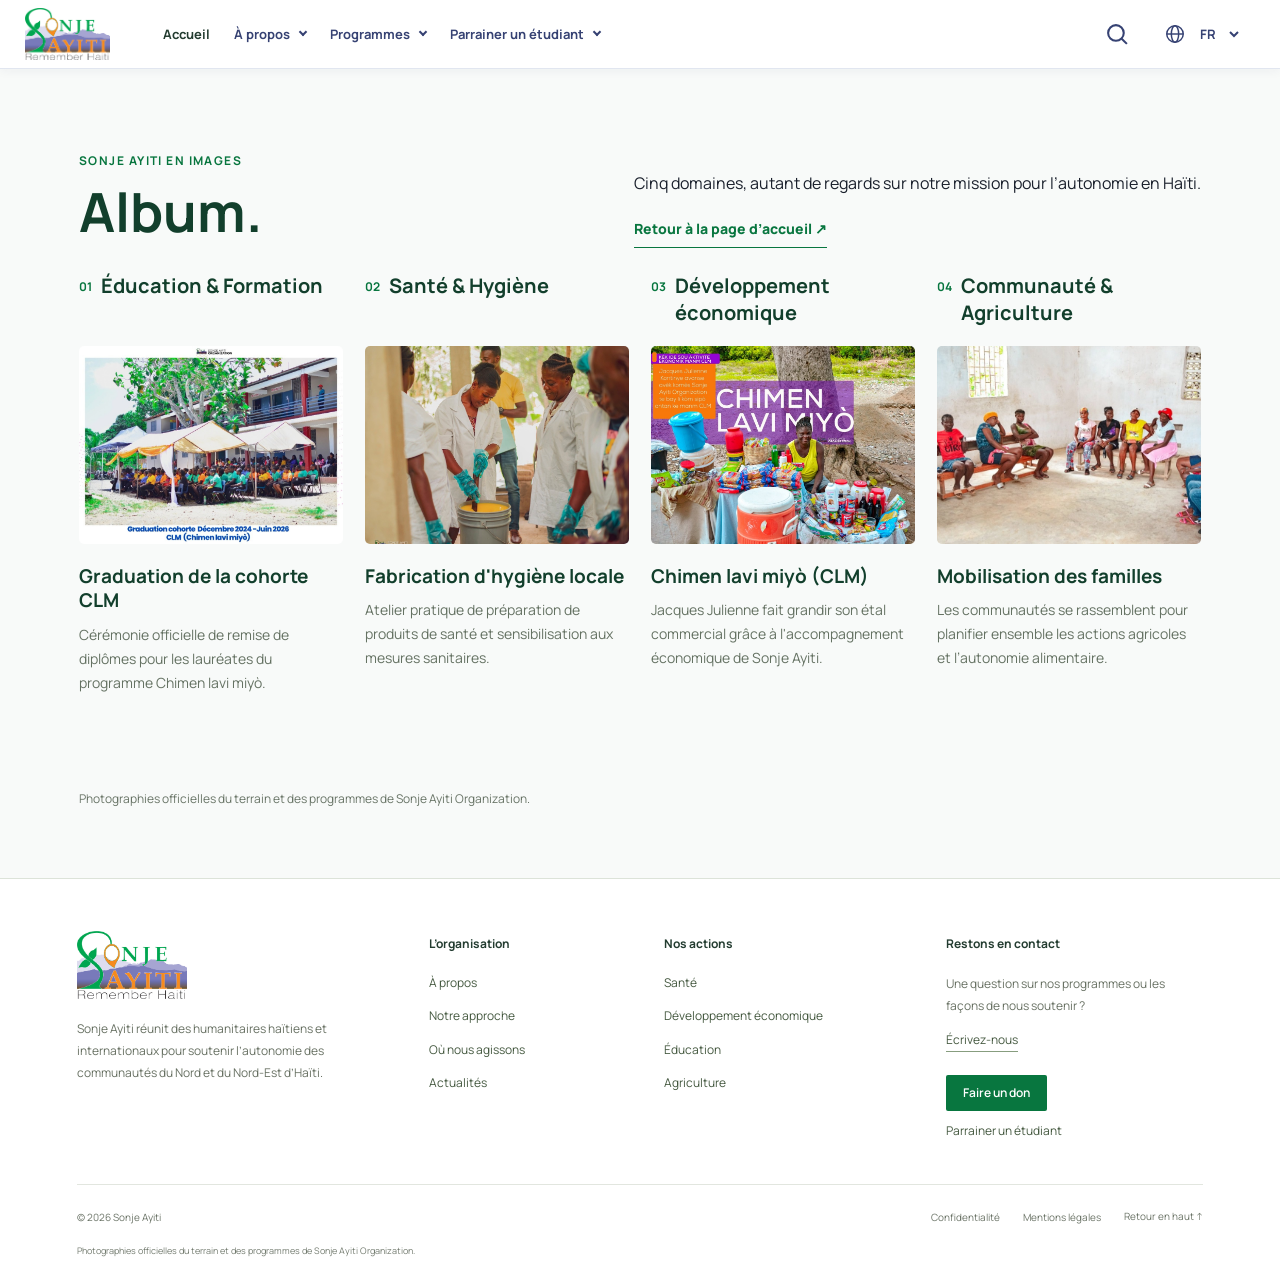
<file: album.html>
<!DOCTYPE html>
<html dir="ltr" lang="fr">
<head>
  <meta charset="utf-8"/>
  <meta content="width=device-width, initial-scale=1.0" name="viewport"/>
  <title>Album — Sonje Ayiti | Notre mission en images</title>
  <meta content="Explorez l'album photographique de Sonje Ayiti : quatre domaines, autant de regards sur notre mission au service de l'autonomie en Haïti." name="description"/>
  <link href="assets/sonje-ayiti-logo.jpg" rel="icon" type="image/jpeg"/>
  <link href="https://fonts.googleapis.com" rel="preconnect"/>
  <link crossorigin="" href="https://fonts.gstatic.com" rel="preconnect"/>
  <link href="https://fonts.googleapis.com/css2?family=Manrope:wght@300;400;500;600;700;800&amp;display=swap" rel="stylesheet"/>
  <link href="styles.css?v=20260929-album-style" rel="stylesheet"/>
  <script defer src="album-carousel.js?v=album-page"></script>
  <style>
    /* Structure spécifique de la page Album dédiée */
    body.album-standalone {
      background: #f8faf9;
      color: #1a202c;
      font-family: 'Manrope', -apple-system, BlinkMacSystemFont, "Segoe UI", Roboto, sans-serif;
      margin: 0;
      padding: 0;
      line-height: 1.6;
    }
    .album-page-header {
      border-bottom: 1px solid #dce0d9;
      padding: 16px 5%;
      background: #ffffff;
      position: sticky;
      top: 0;
      z-index: 100;
    }
    .album-page-header-inner {
      max-width: 1250px;
      margin: auto;
      display: flex;
      align-items: center;
      justify-content: space-between;
    }
    .album-page-logo {
      display: flex;
      align-items: center;
      text-decoration: none;
    }
    .album-page-logo img {
      height: 42px;
      width: auto;
      display: block;
    }
    .album-page-nav {
      display: flex;
      align-items: center;
      gap: 20px;
    }
    .album-page-nav a {
      color: #123f2c;
      text-decoration: none;
      font-weight: 600;
      font-size: 14px;
      transition: color .2s;
    }
    .album-page-nav a:hover {
      color: #08763f;
    }
    .album-page-nav .btn-back-home {
      display: inline-flex;
      align-items: center;
      gap: 6px;
      padding: 8px 16px;
      border-radius: 99px;
      background: #f3f5f3;
      color: #08763f;
      font-weight: 700;
    }
    .album-page-nav .btn-back-home:hover {
      background: #e6eee7;
    }
    .album-page-nav .btn-don {
      background: #f58220;
      color: #ffffff !important;
      padding: 8px 18px;
      border-radius: 99px;
      font-weight: 700;
      transition: background .2s, transform .15s;
    }
    .album-page-nav .btn-don:hover {
      background: #df6f12;
      transform: translateY(-1px);
    }
    .album-standalone-container {
      padding: 64px 5% 90px;
      max-width: 1250px;
      margin: auto;
    }
  </style>
  <script defer src="script.js"></script>
  <script defer src="languages.js"></script>
</head>
<body class="album-standalone">

  <!-- Entête de navigation supérieure -->
  <!-- En-tête principal & Navigation -->
<header class="site-header" id="site-header">
<div class="header-container">
<!-- Identité visuelle / Logo sur fond blanc -->
<a aria-label="Sonje Ayiti, accueil" class="brand" href="index.html" onclick="window.location.href='index.html'; window.location.reload(); return false;"><img alt="Sonje Ayiti — Remember Haiti" class="official-logo" decoding="async" height="446" src="assets/sonje-ayiti-logo-cropped-srgb.png" width="721"/></a>
<!-- Bouton Menu Mobile (Hamburger accessible) -->
<button aria-controls="navigation" aria-expanded="false" aria-label="Ouvrir le menu de navigation" class="menu-toggle" id="menu-toggle">
<span class="bar bar-1"></span>
<span class="bar bar-2"></span>
<span class="bar bar-3"></span>
</button>
<!-- Navigation Principale -->
<nav aria-label="Navigation principale" class="site-nav" id="navigation">
<ul class="nav-list main-nav-clean"><li><a class="nav-link-direct" href="index.html" onclick="window.location.href='index.html'; window.location.reload(); return false;" title="Rafraîchir la page d’accueil">Accueil</a></li><li><details class="nav-dropdown minimal-dropdown"><summary aria-controls="minimal-menu-1">À propos<span aria-hidden="true" class="nav-chevron"></span></summary><div class="minimal-menu" id="minimal-menu-1"><a class="minimal-menu-feature" href="qui-sommes-nous.html"><img alt="" loading="lazy" src="assets/sonje-equipe-fondatrice.jpg"/><span>Qui sommes-nous ?<span aria-hidden="true">→</span></span></a><a class="minimal-menu-feature" href="#approche"><img alt="" loading="lazy" src="assets/hero-haiti.jpg"/><span>Notre approche<span aria-hidden="true">→</span></span></a><div class="minimal-menu-links"><h3>L’ORGANISATION</h3><a href="#apropos">Notre conviction<span aria-hidden="true">↗</span></a><a href="#approche">Notre méthode<span aria-hidden="true">↗</span></a><a href="#impact">Zones d’intervention<span aria-hidden="true">↗</span></a><a href="contact.html">Nous contacter<span aria-hidden="true">↗</span></a></div></div></details></li><li><details class="nav-dropdown minimal-dropdown"><summary aria-controls="minimal-menu-2">Programmes<span aria-hidden="true" class="nav-chevron"></span></summary><div class="minimal-menu" id="minimal-menu-2"><a class="minimal-menu-feature" href="programmes.html"><img alt="" loading="lazy" src="assets/hero-haiti.jpg"/><span>Nos quatre axes<span aria-hidden="true">→</span></span></a><a class="minimal-menu-feature" href="#mesure-impact"><img alt="" loading="lazy" src="assets/hero-education.jpg"/><span>Notre impact<span aria-hidden="true">→</span></span></a><div class="minimal-menu-links"><h3>NOS ACTIONS</h3><a href="programmes.html">Tous nos programmes<span aria-hidden="true">↗</span></a><a href="#impact">Où nous agissons<span aria-hidden="true">↗</span></a><a href="#mesure-impact">Impact en chiffres<span aria-hidden="true">↗</span></a><a href="#don">Soutenir nos actions<span aria-hidden="true">↗</span></a></div></div></details></li><li><details class="nav-dropdown minimal-dropdown"><summary aria-controls="minimal-menu-3">Parrainer un étudiant<span aria-hidden="true" class="nav-chevron"></span></summary><div class="minimal-menu" id="minimal-menu-3"><a class="minimal-menu-feature" href="parrainage.html"><img alt="" loading="lazy" src="assets/hero-education.jpg"/><span>Le parrainage<span aria-hidden="true">→</span></span></a><a class="minimal-menu-feature" href="#apropos"><img alt="" loading="lazy" src="assets/hero-haiti.jpg"/><span>Un engagement commun<span aria-hidden="true">→</span></span></a><div class="minimal-menu-links"><h3>SOUTENIR L’ÉDUCATION</h3><a href="parrainage.html">Découvrir le parrainage<span aria-hidden="true">↗</span></a><a href="parrainage.html">Étudiants à parrainer<span aria-hidden="true">↗</span></a><a href="#don">Faire un don<span aria-hidden="true">↗</span></a><a href="contact.html">Écrivez-nous<span aria-hidden="true">↗</span></a></div></div></details></li></ul>

<div class="mobile-navigation"><ul class="mobile-navigation-list">
<li><a class="mobile-nav-direct-reload" href="index.html" onclick="window.location.href='index.html'; window.location.reload(); return false;">Accueil<span aria-hidden="true">↻</span></a></li>
<li><details class="mobile-submenu"><summary>À propos de nous<span aria-hidden="true" class="mobile-submenu-chevron"></span></summary><div class="mobile-submenu-links"><div class="mobile-menu-photos"><a class="mobile-menu-photo" href="qui-sommes-nous.html"><img alt="" decoding="async" height="360" loading="lazy" src="assets/sonje-equipe-fondatrice.jpg" width="640"/><span class="mobile-menu-photo-caption">Qui sommes-nous ?<span aria-hidden="true">→</span></span></a><a class="mobile-menu-photo" href="#approche"><img alt="" decoding="async" height="360" loading="lazy" src="assets/axis-agriculture.jpg" width="640"/><span class="mobile-menu-photo-caption">Notre approche<span aria-hidden="true">→</span></span></a></div><a href="qui-sommes-nous.html">Qui sommes-nous ?<span aria-hidden="true">↗</span></a><p class="mobile-menu-kicker">L’organisation</p><a href="#apropos">Notre conviction<span aria-hidden="true">↗</span></a><a href="#approche">Notre méthode<span aria-hidden="true">↗</span></a></div></details></li>
<li><details class="mobile-submenu"><summary>Blog et actualités<span aria-hidden="true" class="mobile-submenu-chevron"></span></summary><div class="mobile-submenu-links"><div class="mobile-menu-photos"><a class="mobile-menu-photo" href="#actualites"><img alt="" decoding="async" height="360" loading="lazy" src="assets/sponsor-students-group.jpg" width="640"/><span class="mobile-menu-photo-caption">Actualités<span aria-hidden="true">→</span></span></a><a class="mobile-menu-photo" href="album.html"><img alt="" decoding="async" height="360" loading="lazy" src="assets/hero-haiti.jpg" width="640"/><span class="mobile-menu-photo-caption">Album<span aria-hidden="true">→</span></span></a></div><p class="mobile-menu-kicker">Blog et actualités</p><a href="#actualites">Actualités<span aria-hidden="true">↗</span></a><a href="album.html">Album<span aria-hidden="true">↗</span></a></div></details></li>
<li><details class="mobile-submenu"><summary>Notre approche<span aria-hidden="true" class="mobile-submenu-chevron"></span></summary><div class="mobile-submenu-links"><div class="mobile-menu-photos"><a class="mobile-menu-photo" href="#approche"><img alt="" decoding="async" height="360" loading="lazy" src="assets/axis-agriculture.jpg" width="640"/><span class="mobile-menu-photo-caption">Faire ensemble<span aria-hidden="true">→</span></span></a><a class="mobile-menu-photo" href="#impact"><img alt="" decoding="async" height="360" loading="lazy" src="assets/hero-haiti.jpg" width="640"/><span class="mobile-menu-photo-caption">Nos zones d’action<span aria-hidden="true">→</span></span></a></div><p class="mobile-menu-kicker">Notre démarche</p><a href="#approche">Notre démarche participative<span aria-hidden="true">↗</span></a><a href="#impact">Nos zones d’action<span aria-hidden="true">↗</span></a></div></details></li>
<li><details class="mobile-submenu"><summary>Nos programmes<span aria-hidden="true" class="mobile-submenu-chevron"></span></summary><div class="mobile-submenu-links"><div class="mobile-menu-photos"><a class="mobile-menu-photo" href="programmes.html"><img alt="" decoding="async" height="360" loading="lazy" src="assets/axis-education.jpg" width="640"/><span class="mobile-menu-photo-caption">Nos quatre axes<span aria-hidden="true">→</span></span></a><a class="mobile-menu-photo" href="#mesure-impact"><img alt="" decoding="async" height="360" loading="lazy" src="assets/axis-sante.jpg" width="640"/><span class="mobile-menu-photo-caption">Notre impact<span aria-hidden="true">→</span></span></a></div><p class="mobile-menu-kicker">Nos actions</p><a href="programmes.html">Nos quatre domaines d’intervention<span aria-hidden="true">↗</span></a><a href="programmes.html">Explorer les programmes<span aria-hidden="true">↗</span></a></div></details></li>
<li><details class="mobile-submenu"><summary>Nos zones d’intervention<span aria-hidden="true" class="mobile-submenu-chevron"></span></summary><div class="mobile-submenu-links"><div class="mobile-menu-photos"><a class="mobile-menu-photo" href="#impact"><img alt="" decoding="async" height="360" loading="lazy" src="assets/hero-haiti.jpg" width="640"/><span class="mobile-menu-photo-caption">Le Grand Nord<span aria-hidden="true">→</span></span></a><a class="mobile-menu-photo" href="#don"><img alt="" decoding="async" height="360" loading="lazy" src="assets/axis-agriculture.jpg" width="640"/><span class="mobile-menu-photo-caption">Soutenir nos actions<span aria-hidden="true">→</span></span></a></div><p class="mobile-menu-kicker">Notre présence</p><a href="#impact">Nord et Nord-Est d’Haïti<span aria-hidden="true">↗</span></a><a href="#don">Soutenir nos zones d’action<span aria-hidden="true">↗</span></a></div></details></li>
<li><details class="mobile-submenu"><summary>Notre impact<span aria-hidden="true" class="mobile-submenu-chevron"></span></summary><div class="mobile-submenu-links"><div class="mobile-menu-photos"><a class="mobile-menu-photo" href="#mesure-impact"><img alt="" decoding="async" height="360" loading="lazy" src="assets/axis-economie.jpg" width="640"/><span class="mobile-menu-photo-caption">Notre impact<span aria-hidden="true">→</span></span></a><a class="mobile-menu-photo" href="programmes.html"><img alt="" decoding="async" height="360" loading="lazy" src="assets/axis-education.jpg" width="640"/><span class="mobile-menu-photo-caption">Nos programmes<span aria-hidden="true">→</span></span></a></div><p class="mobile-menu-kicker">Une ambition commune</p><a href="#mesure-impact">Notre impact en chiffres<span aria-hidden="true">↗</span></a><a href="qui-sommes-nous.html">En savoir plus<span aria-hidden="true">↗</span></a></div></details></li>
<li><details class="mobile-submenu"><summary>Parrainer un étudiant<span aria-hidden="true" class="mobile-submenu-chevron"></span></summary><div class="mobile-submenu-links"><div class="mobile-menu-photos"><a class="mobile-menu-photo" href="parrainage.html"><img alt="" decoding="async" height="360" loading="lazy" src="assets/sponsor-student-woman.jpg" width="640"/><span class="mobile-menu-photo-caption">Le parrainage<span aria-hidden="true">→</span></span></a><a class="mobile-menu-photo" href="parrainage.html"><img alt="" decoding="async" height="360" loading="lazy" src="assets/sponsor-student-man.jpg" width="640"/><span class="mobile-menu-photo-caption">Les étudiants<span aria-hidden="true">→</span></span></a></div><p class="mobile-menu-kicker">Soutenir l’éducation</p><a href="parrainage.html">Découvrir le parrainage<span aria-hidden="true">↗</span></a><a href="parrainage.html">Étudiants à parrainer<span aria-hidden="true">↗</span></a><a href="contact.html">Contacter l’équipe<span aria-hidden="true">↗</span></a></div></details></li>
<li><a href="contact.html">Contact<span aria-hidden="true">↗</span></a></li>
</ul><a class="mobile-navigation-donate" href="don.html">Faites un don maintenant</a></div>
</nav>
<!-- Bouton d'action Don En-tête -->
<div class="nav-tools"><button aria-controls="site-search" aria-expanded="false" aria-label="Rechercher dans le site" class="nav-search-toggle"><svg aria-hidden="true" fill="none" height="25" stroke="currentColor" stroke-width="2" viewbox="0 0 24 24" width="25"><circle cx="10.5" cy="10.5" r="7.5"></circle><path d="m16 16 5 5"></path></svg></button><label class="nav-language language-switch"><svg aria-hidden="true" fill="none" height="22" stroke="currentColor" stroke-width="1.6" viewbox="0 0 24 24" width="22"><circle cx="12" cy="12" r="9"></circle><ellipse cx="12" cy="12" rx="4" ry="9"></ellipse><path d="M3 12h18"></path></svg><select aria-label="Langue / Language / Idioma" id="site-language"><option value="fr">FR</option><option value="en">EN</option><option value="es">ES</option></select></label></div></div>
<div class="site-search" hidden="" id="site-search"><label for="site-search-input">Rechercher une rubrique</label><input autocomplete="off" id="site-search-input" placeholder="Éducation, don, parrainage…" type="search"/><ul aria-label="Résultats de recherche" id="site-search-results"></ul><p id="search-status" role="status"></p></div></header>

  <!-- Section Album principale avec la même structure que l'accueil -->
  <main class="photo-album album-standalone-container" id="album">
    <div class="album-inner">
      <div class="album-heading">
        <div>
          <p class="album-eyebrow">SONJE AYITI EN IMAGES</p>
          <h2 id="album-title">Album.</h2>
        </div>
        <div>
          <p>Cinq domaines, autant de regards sur notre mission pour l’autonomie en Haïti.</p>
          <a class="album-see-all" href="index.html">Retour à la page d’accueil ↗</a>
        </div>
      </div>

      <!-- Grille des carrousels de catégories -->
      <div class="album-categories-grid">

        <!-- 01 Éducation -->
        <article aria-labelledby="album-education-title" aria-roledescription="carrousel" class="album-category-panel">
          <div class="album-category-heading">
            <span>01</span>
            <h3 id="album-education-title">Éducation &amp; Formation</h3>
          </div>
          <div aria-label="Photos : Éducation. Utilisez les flèches gauche et droite." class="album-stage" id="album-education-slides" tabindex="0">
            <figure aria-label="1 sur 4" aria-roledescription="diapositive" class="album-slide" role="group">
              <img alt="Graduation officielle de la cohorte CLM — Sonje Ayiti Organization" loading="lazy" src="assets/sonje-education-graduation.jpg"/>
              <figcaption>
                <h4>Graduation de la cohorte CLM</h4>
                <p>Cérémonie officielle de remise de diplômes pour les lauréates du programme Chimen lavi miyò.</p>
              </figcaption>
            </figure>
            <figure aria-label="2 sur 4" aria-roledescription="diapositive" class="album-slide" hidden="" role="group">
              <img alt="Éducation et formation — Sonje Ayiti" loading="lazy" src="assets/sonje-education-graduation.jpg"/>
              <figcaption>
                <h4>Ketia — Cima School of Hope</h4>
                <p>Élève studieuse accompagnée dans son cursus scolaire grâce au parrainage.</p>
              </figcaption>
            </figure>
            <figure aria-label="3 sur 4" aria-roledescription="diapositive" class="album-slide" hidden="" role="group">
              <img alt="Rencontre communautaire — Sonje Ayiti" loading="lazy" src="assets/sonje-communaute-reunion.jpg"/>
              <figcaption>
                <h4>Lidisa — Cima School of Hope</h4>
                <p>Le parrainage scolaire offre un soutien éducatif continu pour grandir avec dignité.</p>
              </figcaption>
            </figure>
            <figure aria-label="4 sur 4" aria-roledescription="diapositive" class="album-slide" hidden="" role="group">
              <img alt="Accompagnement des communautés — Sonje Ayiti" loading="lazy" src="assets/sonje-approche-terrain.jpg"/>
              <figcaption>
                <h4>Fatson — Cima School of Hope</h4>
                <p>Chaque enfant parrainé bénéficie de l'accès aux manuels scolaires et à l'encadrement pédagogique.</p>
              </figcaption>
            </figure>
            <div class="album-controls" hidden="">
              <button aria-controls="album-education-slides" aria-label="Photo précédente — Éducation" class="carousel-arrow album-prev" type="button">
                <svg aria-hidden="true" fill="none" height="27" stroke="currentColor" stroke-linecap="round" stroke-linejoin="round" stroke-width="1.8" viewBox="0 0 24 24" width="27"><path d="M19 12H5m7-7-7 7 7 7"></path></svg>
              </button>
              <span aria-atomic="true" aria-live="polite" class="album-position">01 / 04</span>
              <button aria-controls="album-education-slides" aria-label="Photo suivante — Éducation" class="carousel-arrow album-next" type="button">
                <svg aria-hidden="true" fill="none" height="27" stroke="currentColor" stroke-linecap="round" stroke-linejoin="round" stroke-width="1.8" viewBox="0 0 24 24" width="27"><path d="M5 12h14m-7-7 7 7-7 7"></path></svg>
              </button>
            </div>
          </div>
        </article>

        <!-- 02 Santé -->
        <article aria-labelledby="album-sante-title" aria-roledescription="carrousel" class="album-category-panel">
          <div class="album-category-heading">
            <span>02</span>
            <h3 id="album-sante-title">Santé &amp; Hygiène</h3>
          </div>
          <div aria-label="Photos : Santé. Utilisez les flèches gauche et droite." class="album-stage" id="album-sante-slides" tabindex="0">
            <figure aria-label="1 sur 3" aria-roledescription="diapositive" class="album-slide" role="group">
              <img alt="Atelier pratique et fabrication de produits d'hygiène — Sonje Ayiti" loading="lazy" src="assets/sonje-sante-formation.jpg"/>
              <figcaption>
                <h4>Fabrication d'hygiène locale</h4>
                <p>Atelier pratique de préparation de produits de santé et sensibilisation aux mesures sanitaires.</p>
              </figcaption>
            </figure>
            <figure aria-label="2 sur 3" aria-roledescription="diapositive" class="album-slide" hidden="" role="group">
              <img alt="Coordination de terrain et échange de proximité — Sonje Ayiti" loading="lazy" src="assets/sonje-approche-terrain.jpg"/>
              <figcaption>
                <h4>Une présence de proximité</h4>
                <p>Nos coordinateurs de terrain vont à la rencontre directe des familles et des villages isolés.</p>
              </figcaption>
            </figure>
            <figure aria-label="3 sur 3" aria-roledescription="diapositive" class="album-slide" hidden="" role="group">
              <img alt="Mobilisation communautaire des femmes — Sonje Ayiti" loading="lazy" src="assets/sonje-communaute-reunion.jpg"/>
              <figcaption>
                <h4>Santé communautaire</h4>
                <p>La prévention et la solidarité au cœur du bien-être des familles du Nord d'Haïti.</p>
              </figcaption>
            </figure>
            <div class="album-controls" hidden="">
              <button aria-controls="album-sante-slides" aria-label="Photo précédente — Santé" class="carousel-arrow album-prev" type="button">
                <svg aria-hidden="true" fill="none" height="27" stroke="currentColor" stroke-linecap="round" stroke-linejoin="round" stroke-width="1.8" viewBox="0 0 24 24" width="27"><path d="M19 12H5m7-7-7 7 7 7"></path></svg>
              </button>
              <span aria-atomic="true" aria-live="polite" class="album-position">01 / 03</span>
              <button aria-controls="album-sante-slides" aria-label="Photo suivante — Santé" class="carousel-arrow album-next" type="button">
                <svg aria-hidden="true" fill="none" height="27" stroke="currentColor" stroke-linecap="round" stroke-linejoin="round" stroke-width="1.8" viewBox="0 0 24 24" width="27"><path d="M5 12h14m-7-7 7 7-7 7"></path></svg>
              </button>
            </div>
          </div>
        </article>

        <!-- 03 Développement économique -->
        <article aria-labelledby="album-economie-title" aria-roledescription="carrousel" class="album-category-panel">
          <div class="album-category-heading">
            <span>03</span>
            <h3 id="album-economie-title">Développement économique</h3>
          </div>
          <div aria-label="Photos : Développement économique. Utilisez les flèches gauche et droite." class="album-stage" id="album-economie-slides" tabindex="0">
            <figure aria-label="1 sur 3" aria-roledescription="diapositive" class="album-slide" role="group">
              <img alt="Jacques Julienne développe son commerce avec le soutien de Sonje Ayiti CLM" loading="lazy" src="assets/sonje-economie-commerce.jpg"/>
              <figcaption>
                <h4>Chimen lavi miyò (CLM)</h4>
                <p>Jacques Julienne fait grandir son étal commercial grâce à l'accompagnement économique de Sonje Ayiti.</p>
              </figcaption>
            </figure>
            <figure aria-label="2 sur 3" aria-roledescription="diapositive" class="album-slide" hidden="" role="group">
              <img alt="Rassemblement des femmes et épargne communautaire — Sonje Ayiti" loading="lazy" src="assets/sonje-communaute-reunion.jpg"/>
              <figcaption>
                <h4>La force du collectif</h4>
                <p>L’entraide et les groupes de micro-épargne renforcent l’autonomie économique durable des ménages.</p>
              </figcaption>
            </figure>
            <figure aria-label="3 sur 3" aria-roledescription="diapositive" class="album-slide" hidden="" role="group">
              <img alt="Encadrement et accompagnement de terrain — Sonje Ayiti" loading="lazy" src="assets/sonje-approche-terrain.jpg"/>
              <figcaption>
                <h4>Suivi et formation</h4>
                <p>Un accompagnement attentif pour pérenniser les micro-entreprises et initiatives locales.</p>
              </figcaption>
            </figure>
            <div class="album-controls" hidden="">
              <button aria-controls="album-economie-slides" aria-label="Photo précédente — Développement économique" class="carousel-arrow album-prev" type="button">
                <svg aria-hidden="true" fill="none" height="27" stroke="currentColor" stroke-linecap="round" stroke-linejoin="round" stroke-width="1.8" viewBox="0 0 24 24" width="27"><path d="M19 12H5m7-7-7 7 7 7"></path></svg>
              </button>
              <span aria-atomic="true" aria-live="polite" class="album-position">01 / 03</span>
              <button aria-controls="album-economie-slides" aria-label="Photo suivante — Développement économique" class="carousel-arrow album-next" type="button">
                <svg aria-hidden="true" fill="none" height="27" stroke="currentColor" stroke-linecap="round" stroke-linejoin="round" stroke-width="1.8" viewBox="0 0 24 24" width="27"><path d="M5 12h14m-7-7 7 7-7 7"></path></svg>
              </button>
            </div>
          </div>
        </article>

        <!-- 04 Agriculture -->
        <article aria-labelledby="album-agriculture-title" aria-roledescription="carrousel" class="album-category-panel">
          <div class="album-category-heading">
            <span>04</span>
            <h3 id="album-agriculture-title">Communauté &amp; Agriculture</h3>
          </div>
          <div aria-label="Photos : Agriculture. Utilisez les flèches gauche et droite." class="album-stage" id="album-agriculture-slides" tabindex="0">
            <figure aria-label="1 sur 2" aria-roledescription="diapositive" class="album-slide" role="group">
              <img alt="Mobilisation communautaire et solidarité locale — Sonje Ayiti" loading="lazy" src="assets/sonje-communaute-reunion.jpg"/>
              <figcaption>
                <h4>Mobilisation des familles</h4>
                <p>Les communautés se rassemblent pour planifier ensemble les actions agricoles et l’autonomie alimentaire.</p>
              </figcaption>
            </figure>
            <figure aria-label="2 sur 2" aria-roledescription="diapositive" class="album-slide" hidden="" role="group">
              <img alt="Coordination de terrain avec les acteurs locaux — Sonje Ayiti" loading="lazy" src="assets/sonje-approche-terrain.jpg"/>
              <figcaption>
                <h4>Travailler ensemble</h4>
                <p>L’entraide et le partage d'expérience soutiennent le développement durable du Grand Nord.</p>
              </figcaption>
            </figure>
            <div class="album-controls" hidden="">
              <button aria-controls="album-agriculture-slides" aria-label="Photo précédente — Agriculture" class="carousel-arrow album-prev" type="button">
                <svg aria-hidden="true" fill="none" height="27" stroke="currentColor" stroke-linecap="round" stroke-linejoin="round" stroke-width="1.8" viewBox="0 0 24 24" width="27"><path d="M19 12H5m7-7-7 7 7 7"></path></svg>
              </button>
              <span aria-atomic="true" aria-live="polite" class="album-position">01 / 02</span>
              <button aria-controls="album-agriculture-slides" aria-label="Photo suivante — Agriculture" class="carousel-arrow album-next" type="button">
                <svg aria-hidden="true" fill="none" height="27" stroke="currentColor" stroke-linecap="round" stroke-linejoin="round" stroke-width="1.8" viewBox="0 0 24 24" width="27"><path d="M5 12h14m-7-7 7 7-7 7"></path></svg>
              </button>
            </div>
          </div>
        </article>

      </div>

      <p class="album-illustration-note">Photographies officielles du terrain et des programmes de Sonje Ayiti Organization.</p>
    </div>
  </main>

  <!-- Pied de page officiel -->
  <!-- PIED DE PAGE DU SITE (Design d'Excellence — Charte Graphique Sonje Ayiti) -->
<footer class="plain-footer" id="pied-de-page"><div class="plain-footer-inner"><div class="plain-footer-grid"><div class="plain-footer-about"><a aria-label="Sonje Ayiti, accueil" href="#site-header"><img alt="Sonje Ayiti — Remember Haiti" height="446" loading="lazy" src="assets/sonje-ayiti-logo-cropped-srgb.png" width="721"/></a><p>Sonje Ayiti réunit des humanitaires haïtiens et internationaux pour soutenir l’autonomie des communautés du Nord et du Nord-Est d’Haïti.</p></div><nav aria-label="L’organisation"><h2>L’organisation</h2><a href="#apropos">À propos</a><a href="#approche">Notre approche</a><a href="#impact">Où nous agissons</a><a href="#actualites">Actualités</a></nav><nav aria-label="Nos actions"><h2>Nos actions</h2><a href="programmes.html#sante">Santé</a><a href="programmes.html#economie">Développement économique</a><a href="programmes.html#education">Éducation</a><a href="programmes.html#agriculture">Agriculture</a></nav><div class="plain-footer-contact" id="contact"><h2>Restons en contact</h2><p>Une question sur nos programmes ou les façons de nous soutenir ?</p><a class="plain-footer-email" href="contact.html">Écrivez-nous</a><div class="plain-footer-support"><a href="don.html">Faire un don</a><a href="parrainage.html">Parrainer un étudiant</a></div></div></div><div class="plain-footer-bottom"><p>© <span id="year">2026</span> Sonje Ayiti</p><div><button id="privacy-button" type="button">Confidentialité</button><button id="terms-button" type="button">Mentions légales</button><a href="#site-header">Retour en haut ↑</a></div></div><p class="plain-footer-note">Photographies officielles du terrain et des programmes de Sonje Ayiti Organization.</p></div></footer>
<!-- MODALE NATIVE ACCESSIBLE (Programme, Don, Mentions) -->
<dialog aria-describedby="dialog-text" aria-labelledby="dialog-title" class="custom-dialog" id="info-dialog">
<div class="dialog-inner">
<button aria-label="Fermer la boîte de dialogue" class="close-dialog" id="close-dialog">✕</button>
<div class="dialog-eyebrow" id="dialog-eyebrow">SONJE AYITI · ACTION COMMUNAUTAIRE</div>
<h2 class="dialog-heading" id="dialog-title">Titre de la fenêtre</h2>
<div class="dialog-body-text" id="dialog-text">
        Contenu détaillé de la présentation.
      </div>
<!-- Bloc interactif Don si sélectionné -->
<div class="dialog-actions">
<button class="btn btn-secondary" id="dialog-cancel">Fermer</button>
</div>
</div>
</dialog>

</body>
</html>
</file>
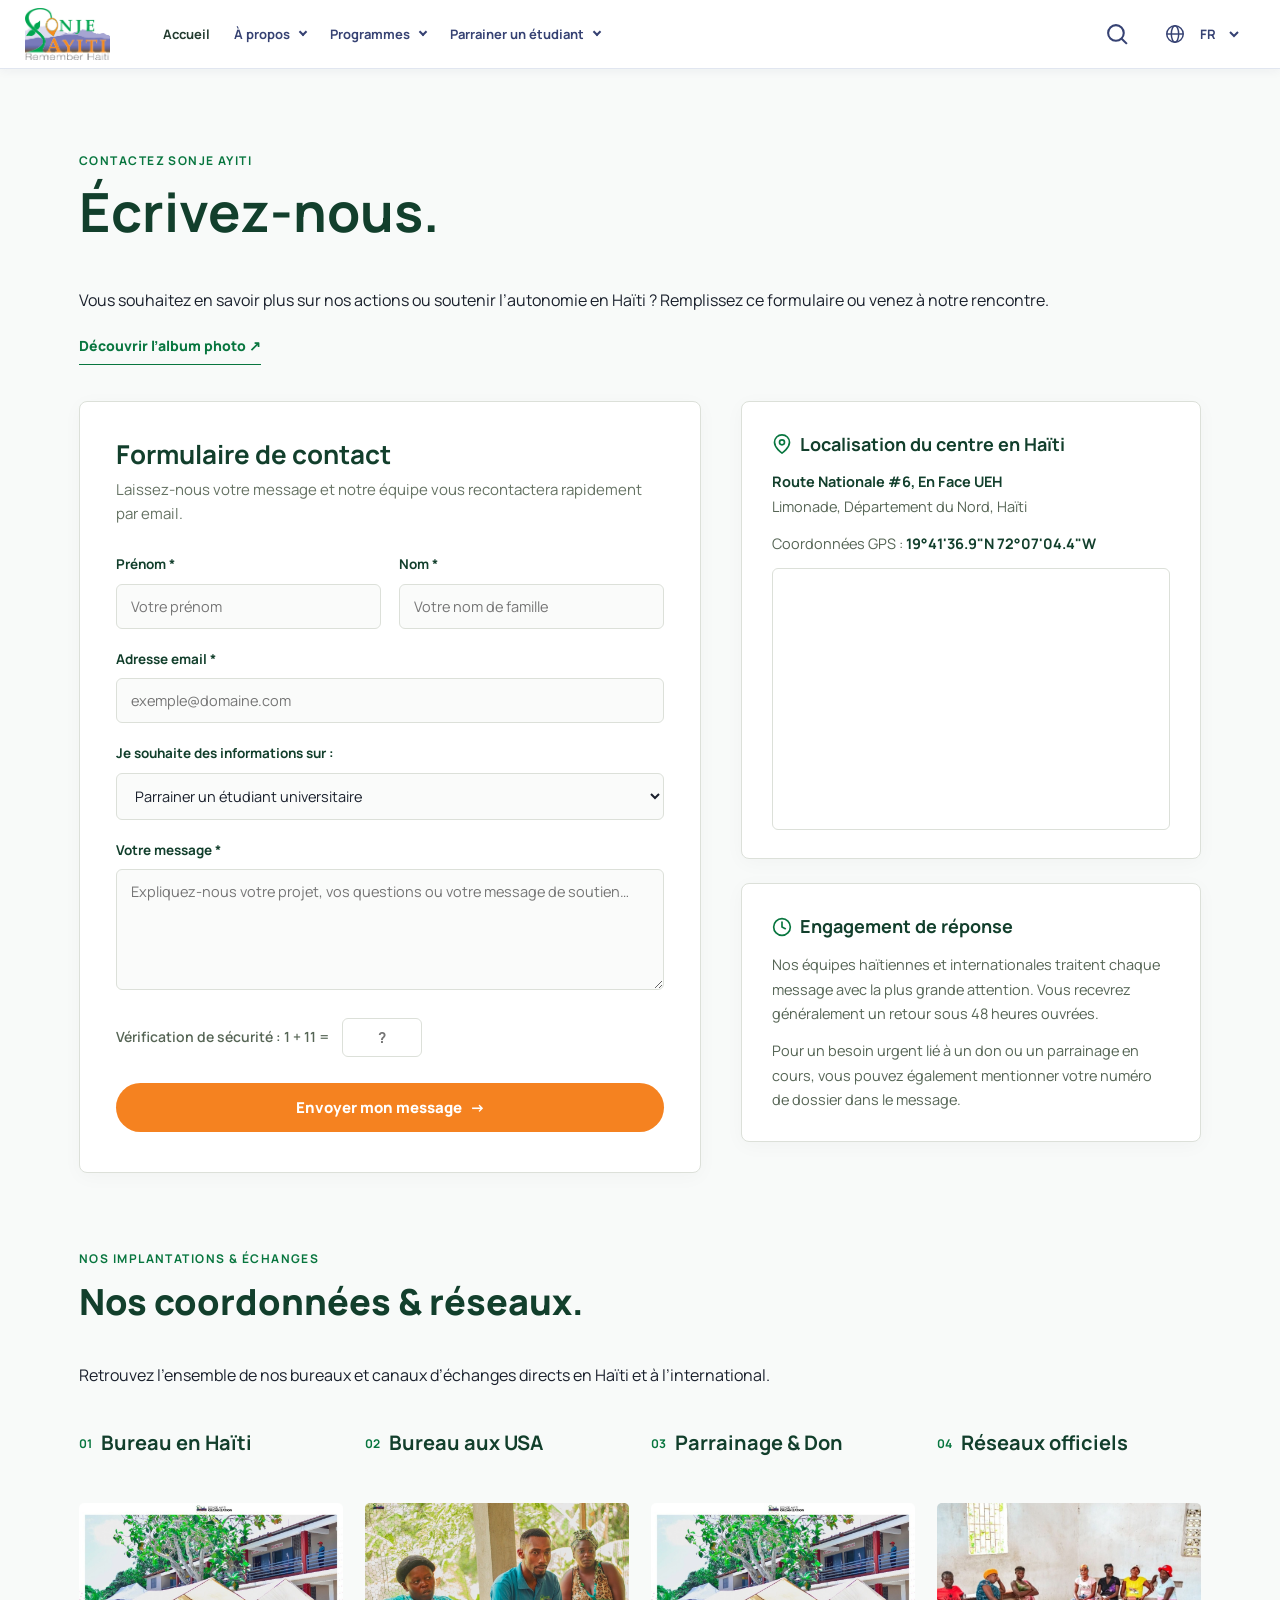
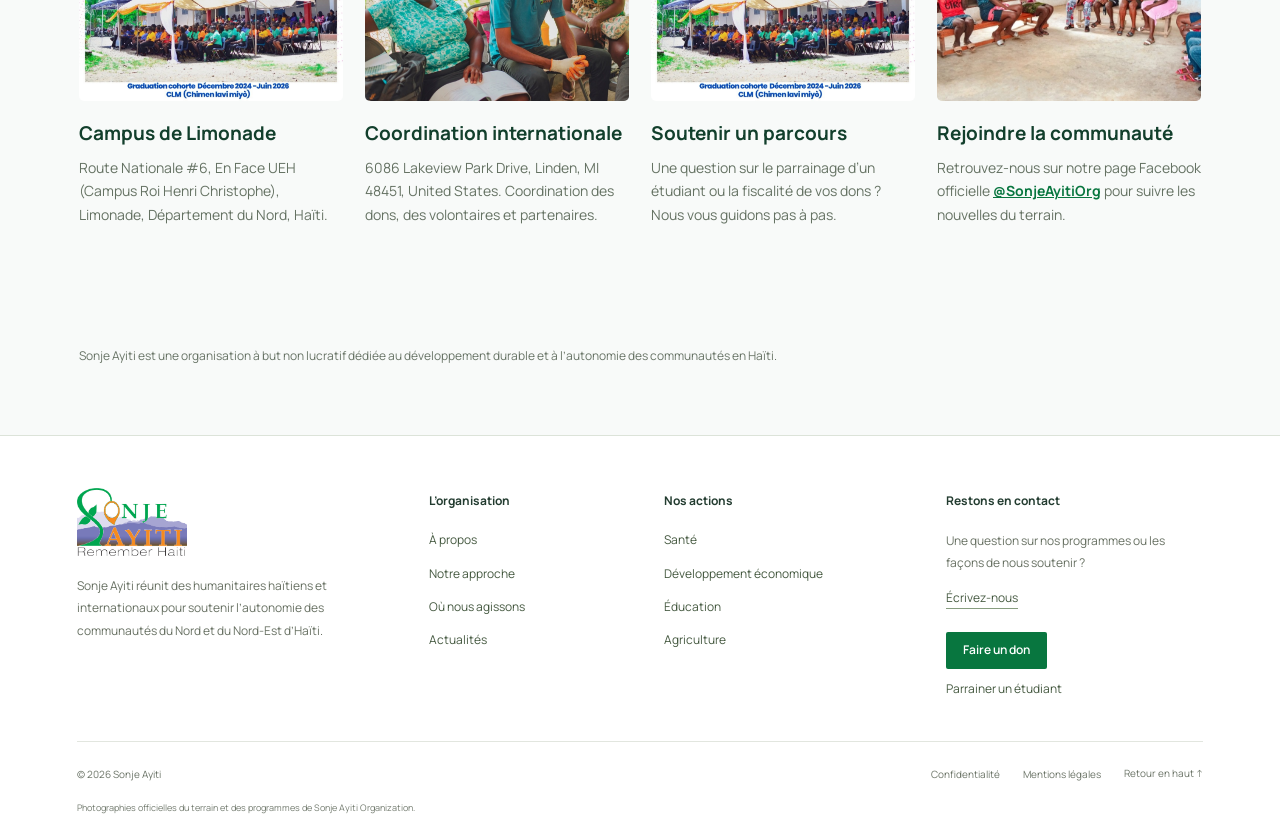
<file: contact.html>
<!DOCTYPE html>
<html dir="ltr" lang="fr">
<head>
  <meta charset="utf-8"/>
  <meta content="width=device-width, initial-scale=1.0" name="viewport"/>
  <title>Écrivez-nous — Sonje Ayiti | Contact & Bureaux en Haïti et aux USA</title>
  <meta content="Contactez Sonje Ayiti : informations, questions sur le parrainage, partenariats ou dons. Retrouvez nos adresses à Limonade (Haïti) et Linden (USA)." name="description"/>
  <link href="assets/sonje-ayiti-logo.jpg" rel="icon" type="image/jpeg"/>
  <link href="https://fonts.googleapis.com" rel="preconnect"/>
  <link crossorigin="" href="https://fonts.gstatic.com" rel="preconnect"/>
  <link href="https://fonts.googleapis.com/css2?family=Manrope:wght@300;400;500;600;700;800&amp;display=swap" rel="stylesheet"/>
  <link href="styles.css?v=20260929-contact-style" rel="stylesheet"/>
  <style>
    body.contact-standalone {
      background: #f8faf9;
      color: #1a202c;
      font-family: 'Manrope', -apple-system, BlinkMacSystemFont, "Segoe UI", Roboto, sans-serif;
      margin: 0;
      padding: 0;
      line-height: 1.6;
    }
    .contact-page-header {
      border-bottom: 1px solid #dce0d9;
      padding: 16px 5%;
      background: #ffffff;
      position: sticky;
      top: 0;
      z-index: 100;
    }
    .contact-page-header-inner {
      max-width: 1250px;
      margin: auto;
      display: flex;
      align-items: center;
      justify-content: space-between;
    }
    .contact-page-logo {
      display: flex;
      align-items: center;
      text-decoration: none;
    }
    .contact-page-logo img {
      height: 42px;
      width: auto;
      display: block;
    }
    .contact-page-nav {
      display: flex;
      align-items: center;
      gap: 20px;
    }
    .contact-page-nav a {
      color: #123f2c;
      text-decoration: none;
      font-weight: 600;
      font-size: 14px;
      transition: color .2s;
    }
    .contact-page-nav a:hover {
      color: #08763f;
    }
    .contact-page-nav .btn-back-home {
      display: inline-flex;
      align-items: center;
      gap: 6px;
      padding: 8px 16px;
      border-radius: 99px;
      background: #f3f5f3;
      color: #08763f;
      font-weight: 700;
    }
    .contact-page-nav .btn-back-home:hover {
      background: #e6eee7;
    }
    .contact-page-nav .btn-don {
      background: #f58220;
      color: #ffffff !important;
      padding: 8px 18px;
      border-radius: 99px;
      font-weight: 700;
      transition: background .2s, transform .15s;
    }
    .contact-page-nav .btn-don:hover {
      background: #df6f12;
      transform: translateY(-1px);
    }
    .contact-standalone-container {
      padding: 70px 5% 90px;
      max-width: 1250px;
      margin: auto;
    }

    /* Section deux colonnes Formulaire + Carte & Adresses */
    .contact-split-section {
      margin-top: 36px;
      display: grid;
      grid-template-columns: 1.15fr 0.85fr;
      gap: 40px;
      align-items: start;
    }

    .contact-form-card {
      background: #ffffff;
      border: 1px solid #dce0d9;
      border-radius: 8px;
      padding: 36px 36px 40px;
      box-shadow: 0 4px 20px rgba(0,0,0,0.03);
    }
    .contact-form-card h3 {
      font-size: 26px;
      color: #123f2c;
      margin: 0 0 8px;
      line-height: 1.25;
    }
    .contact-form-card p.form-lead {
      color: #657263;
      font-size: 15px;
      margin: 0 0 28px;
      line-height: 1.6;
    }

    .contact-form-grid {
      display: grid;
      grid-template-columns: 1fr 1fr;
      gap: 18px;
    }
    .contact-form-group {
      margin-bottom: 20px;
    }
    .contact-form-group.full-width {
      grid-column: 1 / -1;
    }
    .contact-form-group label {
      display: block;
      font-size: 13.5px;
      font-weight: 700;
      color: #123f2c;
      margin-bottom: 8px;
    }
    .contact-form-group input,
    .contact-form-group select,
    .contact-form-group textarea {
      width: 100%;
      padding: 12px 14px;
      font-family: inherit;
      font-size: 14.5px;
      color: #1a202c;
      border: 1.5px solid #dce0d9;
      border-radius: 6px;
      background: #fafbfa;
      transition: border-color .2s, box-shadow .2s;
      box-sizing: border-box;
    }
    .contact-form-group input:focus,
    .contact-form-group select:focus,
    .contact-form-group textarea:focus {
      outline: none;
      border-color: #08763f;
      background: #ffffff;
      box-shadow: 0 0 0 3px rgba(8, 118, 63, 0.12);
    }
    .contact-captcha-row {
      display: flex;
      align-items: center;
      gap: 12px;
      margin-bottom: 24px;
      color: #566555;
      font-size: 14px;
      font-weight: 600;
    }
    .contact-captcha-row input {
      width: 80px;
      padding: 8px 12px;
      border: 1.5px solid #dce0d9;
      border-radius: 6px;
      font-size: 15px;
      font-weight: 700;
      text-align: center;
    }

    .contact-submit-btn {
      background: #f58220;
      color: #ffffff;
      border: none;
      padding: 14px 32px;
      border-radius: 99px;
      font-size: 15px;
      font-weight: 800;
      cursor: pointer;
      display: inline-flex;
      align-items: center;
      gap: 8px;
      transition: background .2s, transform .15s;
    }
    .contact-submit-btn:hover {
      background: #df6f12;
      transform: translateY(-1px);
    }

    .contact-success-msg {
      display: none;
      margin-top: 20px;
      padding: 16px 20px;
      border-radius: 6px;
      background: #eef7f0;
      border: 1px solid #c2e2c9;
      color: #08763f;
      font-weight: 600;
      font-size: 14.5px;
    }
    .contact-success-msg.is-visible {
      display: block;
    }

    /* Carte latérale d'informations et plan */
    .contact-info-panel {
      display: flex;
      flex-direction: column;
      gap: 24px;
    }
    .contact-info-box {
      background: #ffffff;
      border: 1px solid #dce0d9;
      border-radius: 8px;
      padding: 28px 30px;
      box-shadow: 0 4px 20px rgba(0,0,0,0.03);
    }
    .contact-info-box h4 {
      font-size: 18px;
      color: #123f2c;
      margin: 0 0 12px;
      display: flex;
      align-items: center;
      gap: 8px;
    }
    .contact-info-box p {
      font-size: 14.5px;
      line-height: 1.7;
      color: #566555;
      margin: 0 0 12px;
    }
    .contact-info-box p strong {
      color: #123f2c;
    }
    .contact-map-wrapper {
      border-radius: 6px;
      overflow: hidden;
      border: 1px solid #dce0d9;
    }
    .contact-map-wrapper iframe {
      display: block;
      width: 100%;
      height: 260px;
      border: 0;
    }

    @media(max-width: 900px) {
      .contact-split-section {
        grid-template-columns: 1fr;
        gap: 32px;
      }
      .contact-form-grid {
        grid-template-columns: 1fr;
      }
      .contact-form-card {
        padding: 24px;
      }
    }
  </style>
  <script defer src="script.js"></script>
  <script defer src="languages.js"></script>
</head>
<body class="contact-standalone">

  <!-- En-tête de navigation -->
  <!-- En-tête principal & Navigation -->
<header class="site-header" id="site-header">
<div class="header-container">
<!-- Identité visuelle / Logo sur fond blanc -->
<a aria-label="Sonje Ayiti, accueil" class="brand" href="index.html" onclick="window.location.href='index.html'; window.location.reload(); return false;"><img alt="Sonje Ayiti — Remember Haiti" class="official-logo" decoding="async" height="446" src="assets/sonje-ayiti-logo-cropped-srgb.png" width="721"/></a>
<!-- Bouton Menu Mobile (Hamburger accessible) -->
<button aria-controls="navigation" aria-expanded="false" aria-label="Ouvrir le menu de navigation" class="menu-toggle" id="menu-toggle">
<span class="bar bar-1"></span>
<span class="bar bar-2"></span>
<span class="bar bar-3"></span>
</button>
<!-- Navigation Principale -->
<nav aria-label="Navigation principale" class="site-nav" id="navigation">
<ul class="nav-list main-nav-clean"><li><a class="nav-link-direct" href="index.html" onclick="window.location.href='index.html'; window.location.reload(); return false;" title="Rafraîchir la page d’accueil">Accueil</a></li><li><details class="nav-dropdown minimal-dropdown"><summary aria-controls="minimal-menu-1">À propos<span aria-hidden="true" class="nav-chevron"></span></summary><div class="minimal-menu" id="minimal-menu-1"><a class="minimal-menu-feature" href="qui-sommes-nous.html"><img alt="" loading="lazy" src="assets/sonje-equipe-fondatrice.jpg"/><span>Qui sommes-nous ?<span aria-hidden="true">→</span></span></a><a class="minimal-menu-feature" href="#approche"><img alt="" loading="lazy" src="assets/hero-haiti.jpg"/><span>Notre approche<span aria-hidden="true">→</span></span></a><div class="minimal-menu-links"><h3>L’ORGANISATION</h3><a href="#apropos">Notre conviction<span aria-hidden="true">↗</span></a><a href="#approche">Notre méthode<span aria-hidden="true">↗</span></a><a href="#impact">Zones d’intervention<span aria-hidden="true">↗</span></a><a href="contact.html">Nous contacter<span aria-hidden="true">↗</span></a></div></div></details></li><li><details class="nav-dropdown minimal-dropdown"><summary aria-controls="minimal-menu-2">Programmes<span aria-hidden="true" class="nav-chevron"></span></summary><div class="minimal-menu" id="minimal-menu-2"><a class="minimal-menu-feature" href="programmes.html"><img alt="" loading="lazy" src="assets/hero-haiti.jpg"/><span>Nos quatre axes<span aria-hidden="true">→</span></span></a><a class="minimal-menu-feature" href="#mesure-impact"><img alt="" loading="lazy" src="assets/hero-education.jpg"/><span>Notre impact<span aria-hidden="true">→</span></span></a><div class="minimal-menu-links"><h3>NOS ACTIONS</h3><a href="programmes.html">Tous nos programmes<span aria-hidden="true">↗</span></a><a href="#impact">Où nous agissons<span aria-hidden="true">↗</span></a><a href="#mesure-impact">Impact en chiffres<span aria-hidden="true">↗</span></a><a href="#don">Soutenir nos actions<span aria-hidden="true">↗</span></a></div></div></details></li><li><details class="nav-dropdown minimal-dropdown"><summary aria-controls="minimal-menu-3">Parrainer un étudiant<span aria-hidden="true" class="nav-chevron"></span></summary><div class="minimal-menu" id="minimal-menu-3"><a class="minimal-menu-feature" href="parrainage.html"><img alt="" loading="lazy" src="assets/hero-education.jpg"/><span>Le parrainage<span aria-hidden="true">→</span></span></a><a class="minimal-menu-feature" href="#apropos"><img alt="" loading="lazy" src="assets/hero-haiti.jpg"/><span>Un engagement commun<span aria-hidden="true">→</span></span></a><div class="minimal-menu-links"><h3>SOUTENIR L’ÉDUCATION</h3><a href="parrainage.html">Découvrir le parrainage<span aria-hidden="true">↗</span></a><a href="parrainage.html">Étudiants à parrainer<span aria-hidden="true">↗</span></a><a href="#don">Faire un don<span aria-hidden="true">↗</span></a><a href="contact.html">Écrivez-nous<span aria-hidden="true">↗</span></a></div></div></details></li></ul>

<div class="mobile-navigation"><ul class="mobile-navigation-list">
<li><a class="mobile-nav-direct-reload" href="index.html" onclick="window.location.href='index.html'; window.location.reload(); return false;">Accueil<span aria-hidden="true">↻</span></a></li>
<li><details class="mobile-submenu"><summary>À propos de nous<span aria-hidden="true" class="mobile-submenu-chevron"></span></summary><div class="mobile-submenu-links"><div class="mobile-menu-photos"><a class="mobile-menu-photo" href="qui-sommes-nous.html"><img alt="" decoding="async" height="360" loading="lazy" src="assets/sonje-equipe-fondatrice.jpg" width="640"/><span class="mobile-menu-photo-caption">Qui sommes-nous ?<span aria-hidden="true">→</span></span></a><a class="mobile-menu-photo" href="#approche"><img alt="" decoding="async" height="360" loading="lazy" src="assets/axis-agriculture.jpg" width="640"/><span class="mobile-menu-photo-caption">Notre approche<span aria-hidden="true">→</span></span></a></div><a href="qui-sommes-nous.html">Qui sommes-nous ?<span aria-hidden="true">↗</span></a><p class="mobile-menu-kicker">L’organisation</p><a href="#apropos">Notre conviction<span aria-hidden="true">↗</span></a><a href="#approche">Notre méthode<span aria-hidden="true">↗</span></a></div></details></li>
<li><details class="mobile-submenu"><summary>Blog et actualités<span aria-hidden="true" class="mobile-submenu-chevron"></span></summary><div class="mobile-submenu-links"><div class="mobile-menu-photos"><a class="mobile-menu-photo" href="#actualites"><img alt="" decoding="async" height="360" loading="lazy" src="assets/sponsor-students-group.jpg" width="640"/><span class="mobile-menu-photo-caption">Actualités<span aria-hidden="true">→</span></span></a><a class="mobile-menu-photo" href="album.html"><img alt="" decoding="async" height="360" loading="lazy" src="assets/hero-haiti.jpg" width="640"/><span class="mobile-menu-photo-caption">Album<span aria-hidden="true">→</span></span></a></div><p class="mobile-menu-kicker">Blog et actualités</p><a href="#actualites">Actualités<span aria-hidden="true">↗</span></a><a href="album.html">Album<span aria-hidden="true">↗</span></a></div></details></li>
<li><details class="mobile-submenu"><summary>Notre approche<span aria-hidden="true" class="mobile-submenu-chevron"></span></summary><div class="mobile-submenu-links"><div class="mobile-menu-photos"><a class="mobile-menu-photo" href="#approche"><img alt="" decoding="async" height="360" loading="lazy" src="assets/axis-agriculture.jpg" width="640"/><span class="mobile-menu-photo-caption">Faire ensemble<span aria-hidden="true">→</span></span></a><a class="mobile-menu-photo" href="#impact"><img alt="" decoding="async" height="360" loading="lazy" src="assets/hero-haiti.jpg" width="640"/><span class="mobile-menu-photo-caption">Nos zones d’action<span aria-hidden="true">→</span></span></a></div><p class="mobile-menu-kicker">Notre démarche</p><a href="#approche">Notre démarche participative<span aria-hidden="true">↗</span></a><a href="#impact">Nos zones d’action<span aria-hidden="true">↗</span></a></div></details></li>
<li><details class="mobile-submenu"><summary>Nos programmes<span aria-hidden="true" class="mobile-submenu-chevron"></span></summary><div class="mobile-submenu-links"><div class="mobile-menu-photos"><a class="mobile-menu-photo" href="programmes.html"><img alt="" decoding="async" height="360" loading="lazy" src="assets/axis-education.jpg" width="640"/><span class="mobile-menu-photo-caption">Nos quatre axes<span aria-hidden="true">→</span></span></a><a class="mobile-menu-photo" href="#mesure-impact"><img alt="" decoding="async" height="360" loading="lazy" src="assets/axis-sante.jpg" width="640"/><span class="mobile-menu-photo-caption">Notre impact<span aria-hidden="true">→</span></span></a></div><p class="mobile-menu-kicker">Nos actions</p><a href="programmes.html">Nos quatre domaines d’intervention<span aria-hidden="true">↗</span></a><a href="programmes.html">Explorer les programmes<span aria-hidden="true">↗</span></a></div></details></li>
<li><details class="mobile-submenu"><summary>Nos zones d’intervention<span aria-hidden="true" class="mobile-submenu-chevron"></span></summary><div class="mobile-submenu-links"><div class="mobile-menu-photos"><a class="mobile-menu-photo" href="#impact"><img alt="" decoding="async" height="360" loading="lazy" src="assets/hero-haiti.jpg" width="640"/><span class="mobile-menu-photo-caption">Le Grand Nord<span aria-hidden="true">→</span></span></a><a class="mobile-menu-photo" href="#don"><img alt="" decoding="async" height="360" loading="lazy" src="assets/axis-agriculture.jpg" width="640"/><span class="mobile-menu-photo-caption">Soutenir nos actions<span aria-hidden="true">→</span></span></a></div><p class="mobile-menu-kicker">Notre présence</p><a href="#impact">Nord et Nord-Est d’Haïti<span aria-hidden="true">↗</span></a><a href="#don">Soutenir nos zones d’action<span aria-hidden="true">↗</span></a></div></details></li>
<li><details class="mobile-submenu"><summary>Notre impact<span aria-hidden="true" class="mobile-submenu-chevron"></span></summary><div class="mobile-submenu-links"><div class="mobile-menu-photos"><a class="mobile-menu-photo" href="#mesure-impact"><img alt="" decoding="async" height="360" loading="lazy" src="assets/axis-economie.jpg" width="640"/><span class="mobile-menu-photo-caption">Notre impact<span aria-hidden="true">→</span></span></a><a class="mobile-menu-photo" href="programmes.html"><img alt="" decoding="async" height="360" loading="lazy" src="assets/axis-education.jpg" width="640"/><span class="mobile-menu-photo-caption">Nos programmes<span aria-hidden="true">→</span></span></a></div><p class="mobile-menu-kicker">Une ambition commune</p><a href="#mesure-impact">Notre impact en chiffres<span aria-hidden="true">↗</span></a><a href="qui-sommes-nous.html">En savoir plus<span aria-hidden="true">↗</span></a></div></details></li>
<li><details class="mobile-submenu"><summary>Parrainer un étudiant<span aria-hidden="true" class="mobile-submenu-chevron"></span></summary><div class="mobile-submenu-links"><div class="mobile-menu-photos"><a class="mobile-menu-photo" href="parrainage.html"><img alt="" decoding="async" height="360" loading="lazy" src="assets/sponsor-student-woman.jpg" width="640"/><span class="mobile-menu-photo-caption">Le parrainage<span aria-hidden="true">→</span></span></a><a class="mobile-menu-photo" href="parrainage.html"><img alt="" decoding="async" height="360" loading="lazy" src="assets/sponsor-student-man.jpg" width="640"/><span class="mobile-menu-photo-caption">Les étudiants<span aria-hidden="true">→</span></span></a></div><p class="mobile-menu-kicker">Soutenir l’éducation</p><a href="parrainage.html">Découvrir le parrainage<span aria-hidden="true">↗</span></a><a href="parrainage.html">Étudiants à parrainer<span aria-hidden="true">↗</span></a><a href="contact.html">Contacter l’équipe<span aria-hidden="true">↗</span></a></div></details></li>
<li><a href="contact.html">Contact<span aria-hidden="true">↗</span></a></li>
</ul><a class="mobile-navigation-donate" href="don.html">Faites un don maintenant</a></div>
</nav>
<!-- Bouton d'action Don En-tête -->
<div class="nav-tools"><button aria-controls="site-search" aria-expanded="false" aria-label="Rechercher dans le site" class="nav-search-toggle"><svg aria-hidden="true" fill="none" height="25" stroke="currentColor" stroke-width="2" viewbox="0 0 24 24" width="25"><circle cx="10.5" cy="10.5" r="7.5"></circle><path d="m16 16 5 5"></path></svg></button><label class="nav-language language-switch"><svg aria-hidden="true" fill="none" height="22" stroke="currentColor" stroke-width="1.6" viewbox="0 0 24 24" width="22"><circle cx="12" cy="12" r="9"></circle><ellipse cx="12" cy="12" rx="4" ry="9"></ellipse><path d="M3 12h18"></path></svg><select aria-label="Langue / Language / Idioma" id="site-language"><option value="fr">FR</option><option value="en">EN</option><option value="es">ES</option></select></label></div></div>
<div class="site-search" hidden="" id="site-search"><label for="site-search-input">Rechercher une rubrique</label><input autocomplete="off" id="site-search-input" placeholder="Éducation, don, parrainage…" type="search"/><ul aria-label="Résultats de recherche" id="site-search-results"></ul><p id="search-status" role="status"></p></div></header>

  <!-- Section principale au même style graphique que Album -->
  <main class="photo-album contact-standalone-container" id="album">
    <div class="album-inner">
      <div class="album-heading">
        <div>
          <p class="album-eyebrow">CONTACTEZ SONJE AYITI</p>
          <h2 id="album-title">Écrivez-nous.</h2>
        </div>
        <div>
          <p>Vous souhaitez en savoir plus sur nos actions ou soutenir l’autonomie en Haïti ? Remplissez ce formulaire ou venez à notre rencontre.</p>
          <a class="album-see-all" href="album.html">Découvrir l’album photo ↗</a>
        </div>
      </div>

      <!-- Section Formulaire de contact & Carte interactive -->
      <div class="contact-split-section" id="formulaire">
        <!-- Formulaire de contact -->
        <section aria-labelledby="form-heading" class="contact-form-card">
          <h3 id="form-heading">Formulaire de contact</h3>
          <p class="form-lead">Laissez-nous votre message et notre équipe vous recontactera rapidement par email.</p>

          <form action="https://sonje-ayiti.org/contact/" id="contact-form" method="post">
            <div class="contact-form-grid">
              <div class="contact-form-group">
                <label for="first-name">Prénom *</label>
                <input autocomplete="given-name" id="first-name" name="first_name" placeholder="Votre prénom" required="" type="text"/>
              </div>
              <div class="contact-form-group">
                <label for="last-name">Nom *</label>
                <input autocomplete="family-name" id="last-name" name="last_name" placeholder="Votre nom de famille" required="" type="text"/>
              </div>
            </div>

            <div class="contact-form-group full-width">
              <label for="email">Adresse email *</label>
              <input autocomplete="email" id="email" name="email" placeholder="exemple@domaine.com" required="" type="email"/>
            </div>

            <div class="contact-form-group full-width">
              <label for="subject">Je souhaite des informations sur :</label>
              <select id="subject" name="interested_in">
                <option value="Parrainage">Parrainer un étudiant universitaire</option>
                <option value="Dons">Faire un don ou un legs</option>
                <option value="Volontariat">Bénévolat / Volontariat en Haïti</option>
                <option value="Partenariat">Partenariat institutionnel ou entreprise</option>
                <option value="Education">Programme Éducation &amp; Bourses</option>
                <option value="Sante">Programme Santé &amp; Cliniques mobiles</option>
                <option value="Economie">Programme Développement économique</option>
                <option value="Agriculture">Programme Agriculture &amp; Agroécologie</option>
                <option value="Autre">Autre demande</option>
              </select>
            </div>

            <div class="contact-form-group full-width">
              <label for="message">Votre message *</label>
              <textarea id="message" name="message" placeholder="Expliquez-nous votre projet, vos questions ou votre message de soutien…" required="" rows="5"></textarea>
            </div>

            <div class="contact-captcha-row">
              <label for="captcha">Vérification de sécurité : 1 + 11 =</label>
              <input id="captcha" name="captcha" placeholder="?" required="" type="text"/>
            </div>

            <button class="contact-submit-btn" type="submit">
              <span>Envoyer mon message</span>
              <span aria-hidden="true">→</span>
            </button>

            <div class="contact-success-msg" id="contact-success">
              ✓ Merci pour votre message ! Notre équipe a bien reçu votre demande et vous répondra très prochainement.
            </div>
          </form>
        </section>

        <!-- Carte Google Maps & Infos pratiques -->
        <aside class="contact-info-panel">
          <div class="contact-info-box">
            <h4>
              <svg aria-hidden="true" fill="none" height="20" stroke="#08763f" stroke-linecap="round" stroke-linejoin="round" stroke-width="2" viewbox="0 0 24 24" width="20"><path d="M21 10c0 7-9 13-9 13s-9-6-9-13a9 9 0 0 1 18 0z"></path><circle cx="12" cy="10" r="3"></circle></svg>
              Localisation du centre en Haïti
            </h4>
            <p><strong>Route Nationale #6, En Face UEH</strong><br/>Limonade, Département du Nord, Haïti</p>
            <p>Coordonnées GPS : <strong>19°41'36.9"N 72°07'04.4"W</strong></p>
            <div class="contact-map-wrapper">
              <iframe allowfullscreen="" loading="lazy" referrerpolicy="no-referrer-when-downgrade" src="https://www.google.com/maps/embed?pb=!1m18!1m12!1m3!1d15025.788330885041!2d-72.126633532803!3d19.69358098673655!2m3!1f0!2f0!3f0!3m2!1i1024!2i768!4f13.1!3m3!1m2!1s0x0%3A0x3bb154e367af3175!2zMTnCsDQxJzM2LjkiTiA3MsKwMDcnMDQuNCJX!5e0!3m2!1sen!2sus!4v1662706913238!5m2!1sen!2sus" title="Carte d'accès Sonje Ayiti Limonade"></iframe>
            </div>
          </div>

          <div class="contact-info-box">
            <h4>
              <svg aria-hidden="true" fill="none" height="20" stroke="#08763f" stroke-linecap="round" stroke-linejoin="round" stroke-width="2" viewbox="0 0 24 24" width="20"><circle cx="12" cy="12" r="10"></circle><polyline points="12 6 12 12 16 14"></polyline></svg>
              Engagement de réponse
            </h4>
            <p>Nos équipes haïtiennes et internationales traitent chaque message avec la plus grande attention. Vous recevrez généralement un retour sous 48 heures ouvrées.</p>
            <p style="margin-bottom:0;">Pour un besoin urgent lié à un don ou un parrainage en cours, vous pouvez également mentionner votre numéro de dossier dans le message.</p>
          </div>
        </aside>
      </div>

      <!-- Titre d'introduction des 4 panneaux tout en bas -->
      <div class="album-heading" style="margin-top: 64px; margin-bottom: 24px;">
        <div>
          <p class="album-eyebrow">NOS IMPLANTATIONS &amp; ÉCHANGES</p>
          <h3 style="color:#123f2c;font-size:clamp(24px,3.2vw,36px);margin:6px 0 0;font-weight:800;line-height:1.2;">Nos coordonnées &amp; réseaux.</h3>
        </div>
        <div>
          <p>Retrouvez l’ensemble de nos bureaux et canaux d’échanges directs en Haïti et à l’international.</p>
        </div>
      </div>

      <!-- 4 panneaux de contact reprenant exactement la grille album-categories-grid -->
      <div class="album-categories-grid">

        <!-- Panneau 01 : Bureau en Haïti -->
        <article class="album-category-panel">
          <div class="album-category-heading">
            <span>01</span>
            <h3>Bureau en Haïti</h3>
          </div>
          <div class="album-stage">
            <figure class="album-slide">
              <img alt="Campus et bâtiment officiel de Sonje Ayiti Organization à Limonade en Haïti" loading="lazy" src="assets/sonje-education-graduation.jpg"/>
              <figcaption>
                <h4>Campus de Limonade</h4>
                <p>Route Nationale #6, En Face UEH (Campus Roi Henri Christophe), Limonade, Département du Nord, Haïti.</p>
              </figcaption>
            </figure>
          </div>
        </article>

        <!-- Panneau 02 : Antenne internationale USA -->
        <article class="album-category-panel">
          <div class="album-category-heading">
            <span>02</span>
            <h3>Bureau aux USA</h3>
          </div>
          <div class="album-stage">
            <figure class="album-slide">
              <img alt="Coordination internationale et suivi des missions de terrain — Sonje Ayiti" loading="lazy" src="assets/sonje-approche-terrain.jpg"/>
              <figcaption>
                <h4>Coordination internationale</h4>
                <p>6086 Lakeview Park Drive, Linden, MI 48451, United States. Coordination des dons, des volontaires et partenaires.</p>
              </figcaption>
            </figure>
          </div>
        </article>

        <!-- Panneau 03 : Éducation & Parrainage -->
        <article class="album-category-panel">
          <div class="album-category-heading">
            <span>03</span>
            <h3>Parrainage &amp; Don</h3>
          </div>
          <div class="album-stage">
            <figure class="album-slide">
              <img alt="Éducation et formation — Sonje Ayiti" loading="lazy" src="assets/sonje-education-graduation.jpg"/>
              <figcaption>
                <h4>Soutenir un parcours</h4>
                <p>Une question sur le parrainage d’un étudiant ou la fiscalité de vos dons ? Nous vous guidons pas à pas.</p>
              </figcaption>
            </figure>
          </div>
        </article>

        <!-- Panneau 04 : Communauté & Réseaux -->
        <article class="album-category-panel">
          <div class="album-category-heading">
            <span>04</span>
            <h3>Réseaux officiels</h3>
          </div>
          <div class="album-stage">
            <figure class="album-slide">
              <img alt="Rassemblement et mobilisation solidaire des communautés — Sonje Ayiti" loading="lazy" src="assets/sonje-communaute-reunion.jpg"/>
              <figcaption>
                <h4>Rejoindre la communauté</h4>
                <p>Retrouvez-nous sur notre page Facebook officielle <a href="https://www.facebook.com/SonjeAyitiOrg" rel="noopener" target="_blank" style="color:#08763f;font-weight:700;text-decoration:underline;">@SonjeAyitiOrg</a> pour suivre les nouvelles du terrain.</p>
              </figcaption>
            </figure>
          </div>
        </article>

      </div>

      <p class="album-illustration-note">Sonje Ayiti est une organisation à but non lucratif dédiée au développement durable et à l’autonomie des communautés en Haïti.</p>
    </div>
  </main>

  <!-- Pied de page officiel -->
  <!-- PIED DE PAGE DU SITE (Design d'Excellence — Charte Graphique Sonje Ayiti) -->
<footer class="plain-footer" id="pied-de-page"><div class="plain-footer-inner"><div class="plain-footer-grid"><div class="plain-footer-about"><a aria-label="Sonje Ayiti, accueil" href="#site-header"><img alt="Sonje Ayiti — Remember Haiti" height="446" loading="lazy" src="assets/sonje-ayiti-logo-cropped-srgb.png" width="721"/></a><p>Sonje Ayiti réunit des humanitaires haïtiens et internationaux pour soutenir l’autonomie des communautés du Nord et du Nord-Est d’Haïti.</p></div><nav aria-label="L’organisation"><h2>L’organisation</h2><a href="#apropos">À propos</a><a href="#approche">Notre approche</a><a href="#impact">Où nous agissons</a><a href="#actualites">Actualités</a></nav><nav aria-label="Nos actions"><h2>Nos actions</h2><a href="programmes.html#sante">Santé</a><a href="programmes.html#economie">Développement économique</a><a href="programmes.html#education">Éducation</a><a href="programmes.html#agriculture">Agriculture</a></nav><div class="plain-footer-contact" id="contact"><h2>Restons en contact</h2><p>Une question sur nos programmes ou les façons de nous soutenir ?</p><a class="plain-footer-email" href="contact.html">Écrivez-nous</a><div class="plain-footer-support"><a href="don.html">Faire un don</a><a href="parrainage.html">Parrainer un étudiant</a></div></div></div><div class="plain-footer-bottom"><p>© <span id="year">2026</span> Sonje Ayiti</p><div><button id="privacy-button" type="button">Confidentialité</button><button id="terms-button" type="button">Mentions légales</button><a href="#site-header">Retour en haut ↑</a></div></div><p class="plain-footer-note">Photographies officielles du terrain et des programmes de Sonje Ayiti Organization.</p></div></footer>
<!-- MODALE NATIVE ACCESSIBLE (Programme, Don, Mentions) -->
<dialog aria-describedby="dialog-text" aria-labelledby="dialog-title" class="custom-dialog" id="info-dialog">
<div class="dialog-inner">
<button aria-label="Fermer la boîte de dialogue" class="close-dialog" id="close-dialog">✕</button>
<div class="dialog-eyebrow" id="dialog-eyebrow">SONJE AYITI · ACTION COMMUNAUTAIRE</div>
<h2 class="dialog-heading" id="dialog-title">Titre de la fenêtre</h2>
<div class="dialog-body-text" id="dialog-text">
        Contenu détaillé de la présentation.
      </div>
<!-- Bloc interactif Don si sélectionné -->
<div class="dialog-actions">
<button class="btn btn-secondary" id="dialog-cancel">Fermer</button>
</div>
</div>
</dialog>

  <script>
    // Interaction dynamique du formulaire de contact
    document.getElementById('contact-form')?.addEventListener('submit', function(e) {
      var captcha = document.getElementById('captcha')?.value?.trim();
      if (captcha !== '12' && captcha !== 'douze') {
        e.preventDefault();
        alert('Veuillez entrer le résultat correct du calcul de sécurité (1 + 11 = 12).');
        return;
      }
      // Affichage du message de confirmation immédiat pour l'expérience utilisateur
      var successBox = document.getElementById('contact-success');
      if (successBox) {
        successBox.classList.add('is-visible');
        successBox.scrollIntoView({ behavior: 'smooth', block: 'nearest' });
      }
    });
  </script>
</body>
</html>
</file>
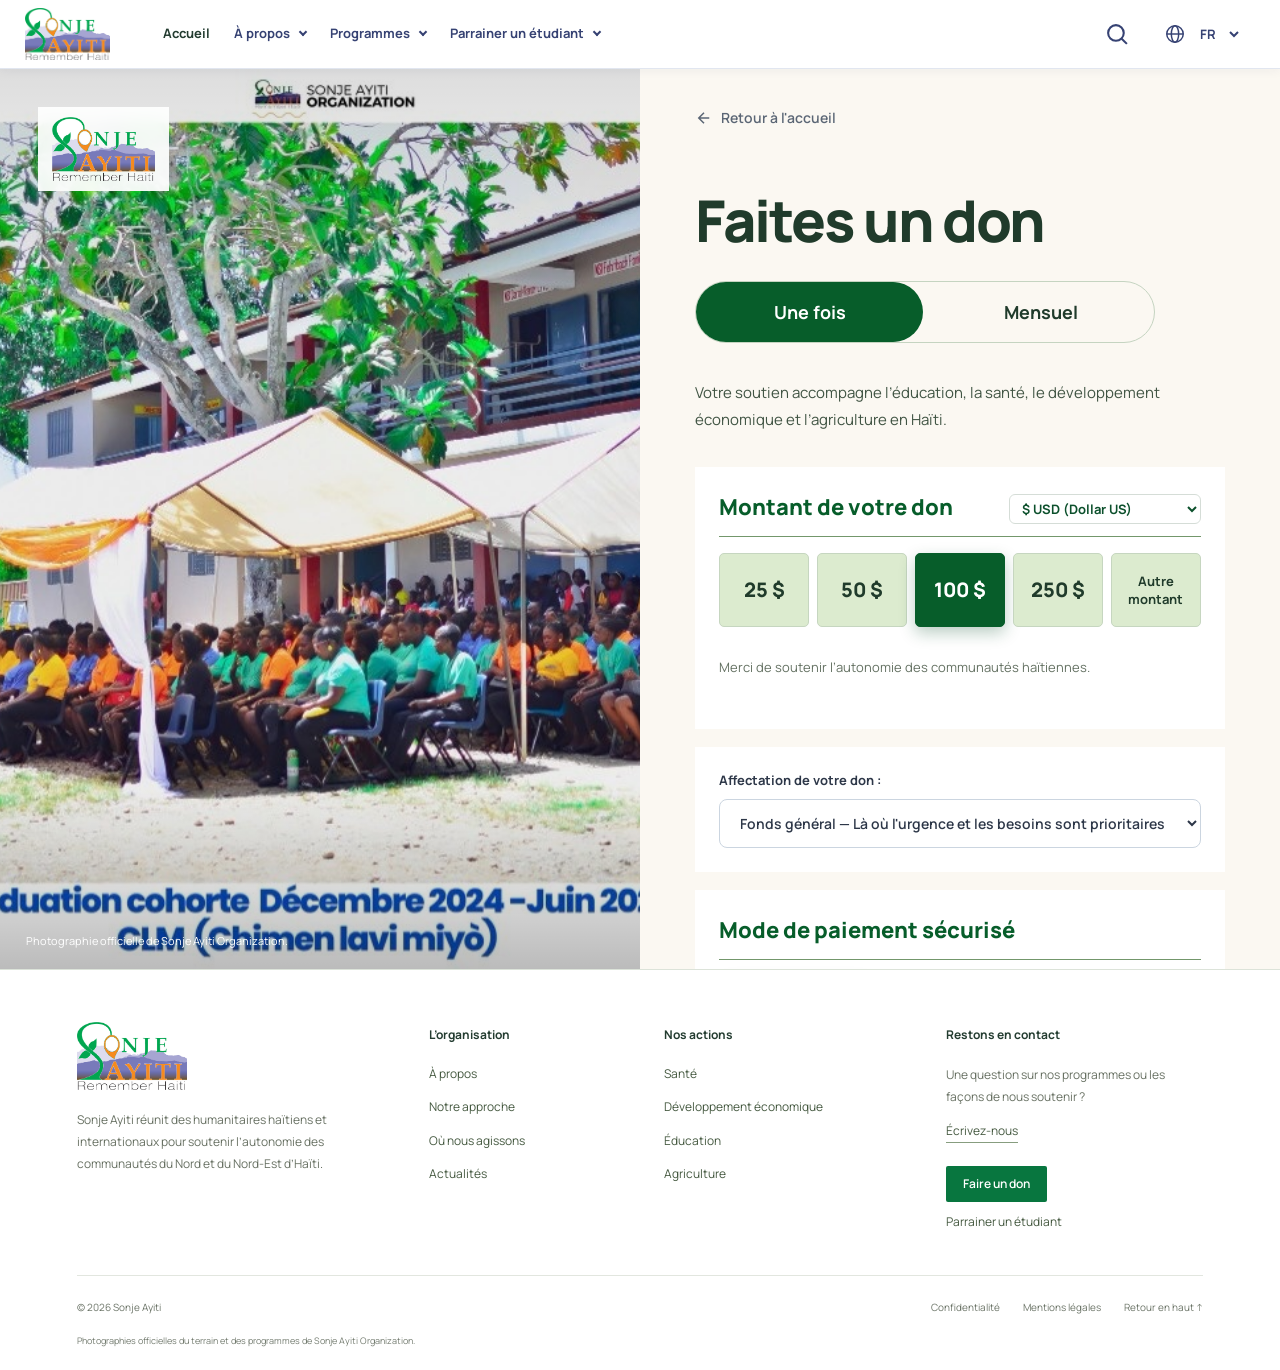
<file: don.html>
<!DOCTYPE html>
<html dir="ltr" lang="fr">
<head>
  <meta charset="utf-8"/>
  <meta content="width=device-width, initial-scale=1.0" name="viewport"/>
  <title>Faire un don — Sonje Ayiti | Soutenir les communautés en Haïti</title>
  <meta content="Faites un don sécurisé pour soutenir l'éducation, la santé et le développement économique en Haïti avec Sonje Ayiti. 100 % sécurisé via Zeffy, PayPal ou Venmo." name="description"/>
  <link href="assets/sonje-ayiti-logo.jpg" rel="icon" type="image/jpeg"/>
  <link href="https://fonts.googleapis.com" rel="preconnect"/>
  <link crossorigin="" href="https://fonts.gstatic.com" rel="preconnect"/>
  <link href="https://fonts.googleapis.com/css2?family=Manrope:wght@300;400;500;600;700;800&display=swap" rel="stylesheet"/>
  <link href="styles.css" rel="stylesheet"/>
  <style>
    /* STYLES DÉDIÉS DE LA PAGE DON (INSPIRATION FARM AFRICA & CHARTE SONJE AYITI) */
    :root {
      --don-green: #0C502C;
      --don-green-light: #DCEFE3;
      --don-green-hover: #083b20;
      --don-orange: #F58220;
      --don-orange-hover: #DF6F12;
      --don-blue: #364273;
      --don-bg: #FFFFFF;
      --don-muted: #5B6675;
      --don-border: #E2E8F0;
    }

    * { box-sizing: border-box; margin: 0; padding: 0; }

    body.donation-page-body {
      font-family: 'Manrope', -apple-system, BlinkMacSystemFont, "Segoe UI", Roboto, sans-serif;
      background: #FFFFFF;
      color: #1A202C;
      min-height: 100vh;
      line-height: 1.5;
    }

    .don-page-layout {
      display: grid;
      grid-template-columns: 50% 50%;
      min-height: 100vh;
      background: #FFFFFF;
    }

    /* COLONNE GAUCHE : VISUEL IMPACT AUTHENTIQUE */
    .don-visual-col {
      position: relative;
      background: #1C2333;
      overflow: hidden;
      display: flex;
      flex-direction: column;
      justify-content: space-between;
    }

    .don-visual-img {
      position: absolute;
      top: 0;
      left: 0;
      width: 100%;
      height: 100%;
      object-fit: cover;
      object-position: center top;
      filter: brightness(0.92);
      transition: transform 12s ease;
    }

    .don-visual-col:hover .don-visual-img {
      transform: scale(1.03);
    }

    .don-visual-gradient {
      position: absolute;
      inset: 0;
      background: linear-gradient(
        180deg, 
        rgba(12, 28, 44, 0.45) 0%, 
        rgba(12, 28, 44, 0.1) 40%, 
        rgba(10, 24, 38, 0.88) 100%
      );
      pointer-events: none;
    }

    .don-visual-header {
      position: relative;
      z-index: 2;
      padding: 36px 40px;
      display: flex;
      align-items: center;
      justify-content: space-between;
    }

    .don-logo-badge {
      display: inline-flex;
      align-items: center;
      background: rgba(255, 255, 255, 0.95);
      backdrop-filter: blur(10px);
      padding: 10px 18px;
      border-radius: 40px;
      box-shadow: 0 10px 25px rgba(0, 0, 0, 0.15);
      text-decoration: none;
      transition: transform 0.25s ease;
    }

    .don-logo-badge:hover {
      transform: translateY(-2px);
    }

    .don-logo-badge img {
      height: 38px;
      width: auto;
      display: block;
    }

    .don-visual-footer {
      position: relative;
      z-index: 2;
      padding: 40px;
      color: #FFFFFF;
    }

    .don-visual-tag {
      display: inline-block;
      font-size: 11px;
      font-weight: 800;
      letter-spacing: 1.5px;
      text-transform: uppercase;
      color: #A3E4BE;
      margin-bottom: 12px;
    }

    .don-visual-quote {
      font-size: 26px;
      font-weight: 700;
      line-height: 1.35;
      color: #FFFFFF;
      margin-bottom: 20px;
      text-shadow: 0 2px 10px rgba(0, 0, 0, 0.4);
    }

    .don-visual-stats {
      display: flex;
      gap: 24px;
      border-top: 1px solid rgba(255, 255, 255, 0.25);
      padding-top: 20px;
    }

    .don-stat-item strong {
      display: block;
      font-size: 20px;
      font-weight: 800;
      color: #FFFFFF;
    }

    .don-stat-item span {
      font-size: 12px;
      color: rgba(255, 255, 255, 0.8);
    }

    /* COLONNE DROITE : FORMULAIRE DE DON (STYLE FARM AFRICA) */
    .don-form-col {
      padding: 48px 64px 64px 64px;
      overflow-y: auto;
      max-height: 100vh;
      background: #FFFFFF;
    }

    .don-top-nav {
      display: flex;
      align-items: center;
      justify-content: space-between;
      margin-bottom: 32px;
    }

    .don-back-link {
      display: inline-flex;
      align-items: center;
      gap: 8px;
      font-size: 14px;
      font-weight: 600;
      color: var(--don-muted);
      text-decoration: none;
      transition: color 0.2s;
    }

    .don-back-link:hover {
      color: var(--don-green);
    }

    .don-trust-pill {
      font-size: 12px;
      font-weight: 700;
      color: #08763F;
      background: #EBF8F0;
      padding: 6px 14px;
      border-radius: 20px;
      display: flex;
      align-items: center;
      gap: 6px;
    }

    .don-title-area {
      margin-bottom: 28px;
    }

    .don-title-area h1 {
      font-size: 40px;
      font-weight: 800;
      color: #122117;
      letter-spacing: -1px;
      line-height: 1.15;
      margin-bottom: 8px;
    }

    .don-title-area p {
      font-size: 15px;
      color: var(--don-muted);
      line-height: 1.6;
    }

    /* TOGGLE ONCE / MONTHLY (STYLE EXACT FARM AFRICA) */
    .don-pill-toggle {
      display: inline-flex;
      background: #FFFFFF;
      border: 1px solid #D5DDD7;
      border-radius: 40px;
      padding: 4px;
      margin-bottom: 24px;
      gap: 4px;
    }

    .don-pill-btn {
      padding: 12px 32px;
      border-radius: 32px;
      font-size: 15px;
      font-weight: 700;
      border: none;
      cursor: pointer;
      background: transparent;
      color: #334155;
      transition: all 0.2s ease;
    }

    .don-pill-btn.active {
      background: var(--don-green);
      color: #FFFFFF;
      box-shadow: 0 4px 12px rgba(12, 80, 44, 0.25);
    }

    /* LOCALISATION NOTICE */
    .don-location-notice {
      font-size: 13.5px;
      color: #4A5568;
      background: #F8FAF9;
      border-left: 3px solid var(--don-green);
      padding: 12px 16px;
      border-radius: 0 8px 8px 0;
      margin-bottom: 32px;
      line-height: 1.55;
    }

    .don-location-notice a {
      color: var(--don-green);
      font-weight: 700;
      text-decoration: underline;
    }

    /* SECTION MONTANT DU DON */
    .don-section-label {
      font-size: 18px;
      font-weight: 800;
      color: #122117;
      margin-bottom: 16px;
      position: relative;
      padding-bottom: 8px;
      border-bottom: 2px solid #E6ECE8;
      display: flex;
      justify-content: space-between;
      align-items: flex-end;
    }

    .don-currency-select {
      font-size: 13px;
      font-weight: 700;
      color: var(--don-green);
      border: 1px solid #D5DDD7;
      border-radius: 6px;
      padding: 4px 8px;
      background: #FFFFFF;
      cursor: pointer;
    }

    /* GRILLE DES BOUTONS DE MONTANT (STYLE EXACT VERT FARM AFRICA) */
    .don-amount-grid {
      display: grid;
      grid-template-columns: repeat(4, 1fr) 1.25fr;
      gap: 12px;
      margin-bottom: 16px;
    }

    .don-amt-btn {
      padding: 16px 12px;
      font-size: 18px;
      font-weight: 800;
      border-radius: 8px;
      border: none;
      cursor: pointer;
      background: var(--don-green-light);
      color: var(--don-green);
      transition: all 0.2s cubic-bezier(0.2, 0.8, 0.2, 1);
      display: flex;
      align-items: center;
      justify-content: center;
      text-align: center;
    }

    .don-amt-btn:hover {
      background: #CFE7D8;
      transform: translateY(-2px);
    }

    .don-amt-btn.active {
      background: var(--don-green);
      color: #FFFFFF;
      box-shadow: 0 6px 16px rgba(12, 80, 44, 0.28);
    }

    .don-amt-btn.other-btn {
      font-size: 14px;
      font-weight: 700;
    }

    /* CHAMP MONTANT LIBRE (SI "AUTRE MONTANT" CHOISI) */
    .don-custom-input-box {
      margin-bottom: 18px;
      display: none;
    }

    .don-custom-input-box.visible {
      display: block;
      animation: fadeIn 0.3s ease;
    }

    .don-input-currency-wrapper {
      position: relative;
      display: flex;
      align-items: center;
    }

    .don-input-currency-prefix {
      position: absolute;
      left: 16px;
      font-size: 18px;
      font-weight: 800;
      color: var(--don-green);
    }

    .don-custom-input-box input {
      width: 100%;
      padding: 14px 16px 14px 38px;
      font-size: 18px;
      font-weight: 800;
      border: 2px solid var(--don-green);
      border-radius: 8px;
      background: #FFFFFF;
      color: #122117;
      outline: none;
    }

    /* ENCADRÉ IMPACT DYNAMIQUE */
    .don-impact-callout {
      background: #F0F8F3;
      border: 1px solid #D1EAD9;
      border-radius: 10px;
      padding: 16px 20px;
      margin-bottom: 28px;
      display: flex;
      align-items: flex-start;
      gap: 14px;
    }

    .don-impact-icon {
      font-size: 24px;
      line-height: 1;
      color: var(--don-green);
      flex-shrink: 0;
      margin-top: 2px;
    }

    .don-impact-text {
      font-size: 14px;
      line-height: 1.6;
      color: #1A3E2A;
    }

    .don-impact-text strong {
      color: var(--don-green);
      font-weight: 800;
    }

    /* AFFECTATION DE LA CAUSE */
    .don-field-group {
      margin-bottom: 26px;
    }

    .don-field-group label {
      display: block;
      font-size: 13px;
      font-weight: 700;
      color: #2D3748;
      margin-bottom: 8px;
    }

    .don-select-styled {
      width: 100%;
      padding: 13px 16px;
      border: 1px solid #CBD5E0;
      border-radius: 8px;
      background: #FFFFFF;
      font-size: 14px;
      font-weight: 600;
      color: #2D3748;
      cursor: pointer;
      outline: none;
      transition: border-color 0.2s;
    }

    .don-select-styled:focus {
      border-color: var(--don-green);
      box-shadow: 0 0 0 3px rgba(12, 80, 44, 0.12);
    }

    /* SÉLECTION DES PROCESSEURS DE PAIEMENT DU SITE */
    .don-processors-group {
      margin-bottom: 30px;
    }

    .don-processor-cards {
      display: grid;
      grid-template-columns: repeat(3, 1fr);
      gap: 12px;
    }

    .don-proc-card {
      position: relative;
      border: 2px solid #E2E8F0;
      border-radius: 10px;
      padding: 16px 14px;
      cursor: pointer;
      background: #FFFFFF;
      transition: all 0.25s ease;
      display: flex;
      flex-direction: column;
      justify-content: space-between;
      text-align: left;
    }

    .don-proc-card:hover {
      border-color: #B4CEBF;
      transform: translateY(-2px);
      box-shadow: 0 6px 16px rgba(0, 0, 0, 0.05);
    }

    .don-proc-card.active {
      border-color: var(--don-green);
      background: #F4FAF6;
      box-shadow: 0 8px 20px rgba(12, 80, 44, 0.12);
    }

    .don-proc-badge {
      display: inline-block;
      font-size: 10px;
      font-weight: 800;
      letter-spacing: 0.5px;
      text-transform: uppercase;
      padding: 3px 6px;
      border-radius: 4px;
      margin-bottom: 10px;
      align-self: flex-start;
    }

    .don-proc-card.zeffy .don-proc-badge {
      background: #E1F8EC;
      color: #08763F;
    }

    .don-proc-card.paypal .don-proc-badge {
      background: #E8F0FE;
      color: #1A56DB;
    }

    .don-proc-card.venmo .don-proc-badge {
      background: #EDF1FA;
      color: #364273;
    }

    .don-proc-logo-area {
      height: 38px;
      display: flex;
      align-items: center;
      margin-bottom: 10px;
    }

    .don-proc-logo-area img {
      max-height: 32px;
      max-width: 100%;
      object-fit: contain;
    }

    .don-proc-name {
      font-size: 14px;
      font-weight: 800;
      color: #122117;
      margin-bottom: 4px;
    }

    .don-proc-sub {
      font-size: 11.5px;
      color: var(--don-muted);
      line-height: 1.4;
    }

    /* TIROIR VENMO SPÉCIAL (CODE QR DIRECT) */
    .don-venmo-drawer {
      display: none;
      background: #F5F7FA;
      border: 1px solid #D9E1EC;
      border-radius: 10px;
      padding: 20px;
      margin-top: 14px;
      text-align: center;
      animation: fadeIn 0.3s ease;
    }

    .don-venmo-drawer.visible {
      display: block;
    }

    .don-venmo-qr-wrap {
      display: inline-block;
      background: #FFFFFF;
      padding: 12px;
      border-radius: 8px;
      box-shadow: 0 4px 12px rgba(0, 0, 0, 0.08);
      margin-bottom: 10px;
    }

    .don-venmo-qr-wrap img {
      width: 120px;
      height: 120px;
      display: block;
    }

    .don-venmo-drawer p {
      font-size: 13px;
      color: #364273;
      font-weight: 600;
    }

    /* DÉCLARATION REÇU FISCAL (STYLE GIFT AID DE FARM AFRICA) */
    .don-gift-aid-box {
      border: 1px solid #E2E8F0;
      background: #FAFCFB;
      border-radius: 10px;
      padding: 20px;
      margin-bottom: 30px;
    }

    .don-gift-aid-title {
      font-size: 14px;
      font-weight: 800;
      color: #122117;
      margin-bottom: 8px;
    }

    .don-gift-aid-desc {
      font-size: 13px;
      color: var(--don-muted);
      line-height: 1.6;
      margin-bottom: 16px;
    }

    .don-radio-option {
      display: flex;
      align-items: flex-start;
      gap: 10px;
      margin-bottom: 12px;
      cursor: pointer;
      font-size: 13.5px;
      color: #2D3748;
      font-weight: 500;
      line-height: 1.45;
    }

    .don-radio-option input[type="radio"] {
      margin-top: 3px;
      accent-color: var(--don-green);
      cursor: pointer;
    }

    /* COORDONNÉES DU DONATEUR */
    .don-donor-fields {
      display: grid;
      grid-template-columns: 1fr 1fr;
      gap: 14px;
      margin-top: 16px;
      padding-top: 16px;
      border-top: 1px solid #E2E8F0;
    }

    .don-donor-fields .full-width {
      grid-column: 1 / -1;
    }

    .don-input-styled {
      width: 100%;
      padding: 12px 14px;
      font-size: 13.5px;
      border: 1px solid #CBD5E0;
      border-radius: 6px;
      outline: none;
    }

    .don-input-styled:focus {
      border-color: var(--don-green);
      box-shadow: 0 0 0 3px rgba(12, 80, 44, 0.12);
    }

    /* BOUTON D'ACTION PRINCIPAL */
    .don-cta-wrap {
      margin-bottom: 24px;
    }

    .don-main-cta {
      display: flex;
      align-items: center;
      justify-content: center;
      gap: 12px;
      width: 100%;
      padding: 18px 24px;
      font-size: 17px;
      font-weight: 800;
      letter-spacing: 0.5px;
      color: #FFFFFF;
      background: var(--don-orange);
      border: none;
      border-radius: 10px;
      cursor: pointer;
      text-decoration: none;
      box-shadow: 0 8px 24px rgba(245, 130, 32, 0.35);
      transition: all 0.25s cubic-bezier(0.2, 0.8, 0.2, 1);
    }

    .don-main-cta:hover {
      background: var(--don-orange-hover);
      transform: translateY(-2px);
      box-shadow: 0 12px 28px rgba(245, 130, 32, 0.45);
    }

    .don-main-cta:active {
      transform: translateY(0);
    }

    /* BADGES DE RÉASSURANCE ET SÉCURITÉ */
    .don-trust-footer {
      display: flex;
      align-items: center;
      justify-content: center;
      gap: 20px;
      font-size: 12px;
      color: var(--don-muted);
      padding-top: 16px;
      border-top: 1px solid #EDF2F7;
      text-align: center;
      flex-wrap: wrap;
    }

    .don-trust-item {
      display: flex;
      align-items: center;
      gap: 6px;
    }

    @keyframes fadeIn {
      from { opacity: 0; transform: translateY(-4px); }
      to { opacity: 1; transform: translateY(0); }
    }

    /* RESPONSIVE DESIGN MOBILE */
    @media (max-width: 980px) {
      .don-page-layout {
        grid-template-columns: 1fr;
        min-height: auto;
      }

      .don-visual-col {
        min-height: 380px;
      }

      .don-form-col {
        padding: 36px 24px;
        max-height: none;
      }

      .don-amount-grid {
        grid-template-columns: repeat(3, 1fr);
      }

      .don-amount-grid .other-btn {
        grid-column: span 2;
      }

      .don-processor-cards {
        grid-template-columns: 1fr;
      }
    }
  </style>
<link rel="stylesheet" href="don-page.css?v=split-layout"/>
  <script defer src="script.js"></script>
  <script defer src="languages.js"></script>
</head>
<body class="donation-page-body">
<!-- En-tête principal & Navigation -->
<header class="site-header" id="site-header">
<div class="header-container">
<!-- Identité visuelle / Logo sur fond blanc -->
<a aria-label="Sonje Ayiti, accueil" class="brand" href="index.html" onclick="window.location.href='index.html'; window.location.reload(); return false;"><img alt="Sonje Ayiti — Remember Haiti" class="official-logo" decoding="async" height="446" src="assets/sonje-ayiti-logo-cropped-srgb.png" width="721"/></a>
<!-- Bouton Menu Mobile (Hamburger accessible) -->
<button aria-controls="navigation" aria-expanded="false" aria-label="Ouvrir le menu de navigation" class="menu-toggle" id="menu-toggle">
<span class="bar bar-1"></span>
<span class="bar bar-2"></span>
<span class="bar bar-3"></span>
</button>
<!-- Navigation Principale -->
<nav aria-label="Navigation principale" class="site-nav" id="navigation">
<ul class="nav-list main-nav-clean"><li><a class="nav-link-direct" href="index.html" onclick="window.location.href='index.html'; window.location.reload(); return false;" title="Rafraîchir la page d’accueil">Accueil</a></li><li><details class="nav-dropdown minimal-dropdown"><summary aria-controls="minimal-menu-1">À propos<span aria-hidden="true" class="nav-chevron"></span></summary><div class="minimal-menu" id="minimal-menu-1"><a class="minimal-menu-feature" href="qui-sommes-nous.html"><img alt="" loading="lazy" src="assets/sonje-equipe-fondatrice.jpg"/><span>Qui sommes-nous ?<span aria-hidden="true">→</span></span></a><a class="minimal-menu-feature" href="#approche"><img alt="" loading="lazy" src="assets/hero-haiti.jpg"/><span>Notre approche<span aria-hidden="true">→</span></span></a><div class="minimal-menu-links"><h3>L’ORGANISATION</h3><a href="#apropos">Notre conviction<span aria-hidden="true">↗</span></a><a href="#approche">Notre méthode<span aria-hidden="true">↗</span></a><a href="#impact">Zones d’intervention<span aria-hidden="true">↗</span></a><a href="contact.html">Nous contacter<span aria-hidden="true">↗</span></a></div></div></details></li><li><details class="nav-dropdown minimal-dropdown"><summary aria-controls="minimal-menu-2">Programmes<span aria-hidden="true" class="nav-chevron"></span></summary><div class="minimal-menu" id="minimal-menu-2"><a class="minimal-menu-feature" href="programmes.html"><img alt="" loading="lazy" src="assets/hero-haiti.jpg"/><span>Nos quatre axes<span aria-hidden="true">→</span></span></a><a class="minimal-menu-feature" href="#mesure-impact"><img alt="" loading="lazy" src="assets/hero-education.jpg"/><span>Notre impact<span aria-hidden="true">→</span></span></a><div class="minimal-menu-links"><h3>NOS ACTIONS</h3><a href="programmes.html">Tous nos programmes<span aria-hidden="true">↗</span></a><a href="#impact">Où nous agissons<span aria-hidden="true">↗</span></a><a href="#mesure-impact">Impact en chiffres<span aria-hidden="true">↗</span></a><a href="#don">Soutenir nos actions<span aria-hidden="true">↗</span></a></div></div></details></li><li><details class="nav-dropdown minimal-dropdown"><summary aria-controls="minimal-menu-3">Parrainer un étudiant<span aria-hidden="true" class="nav-chevron"></span></summary><div class="minimal-menu" id="minimal-menu-3"><a class="minimal-menu-feature" href="parrainage.html"><img alt="" loading="lazy" src="assets/hero-education.jpg"/><span>Le parrainage<span aria-hidden="true">→</span></span></a><a class="minimal-menu-feature" href="#apropos"><img alt="" loading="lazy" src="assets/hero-haiti.jpg"/><span>Un engagement commun<span aria-hidden="true">→</span></span></a><div class="minimal-menu-links"><h3>SOUTENIR L’ÉDUCATION</h3><a href="parrainage.html">Découvrir le parrainage<span aria-hidden="true">↗</span></a><a href="parrainage.html">Étudiants à parrainer<span aria-hidden="true">↗</span></a><a href="#don">Faire un don<span aria-hidden="true">↗</span></a><a href="contact.html">Écrivez-nous<span aria-hidden="true">↗</span></a></div></div></details></li></ul>

<div class="mobile-navigation"><ul class="mobile-navigation-list">
<li><a class="mobile-nav-direct-reload" href="index.html" onclick="window.location.href='index.html'; window.location.reload(); return false;">Accueil<span aria-hidden="true">↻</span></a></li>
<li><details class="mobile-submenu"><summary>À propos de nous<span aria-hidden="true" class="mobile-submenu-chevron"></span></summary><div class="mobile-submenu-links"><div class="mobile-menu-photos"><a class="mobile-menu-photo" href="qui-sommes-nous.html"><img alt="" decoding="async" height="360" loading="lazy" src="assets/sonje-equipe-fondatrice.jpg" width="640"/><span class="mobile-menu-photo-caption">Qui sommes-nous ?<span aria-hidden="true">→</span></span></a><a class="mobile-menu-photo" href="#approche"><img alt="" decoding="async" height="360" loading="lazy" src="assets/axis-agriculture.jpg" width="640"/><span class="mobile-menu-photo-caption">Notre approche<span aria-hidden="true">→</span></span></a></div><a href="qui-sommes-nous.html">Qui sommes-nous ?<span aria-hidden="true">↗</span></a><p class="mobile-menu-kicker">L’organisation</p><a href="#apropos">Notre conviction<span aria-hidden="true">↗</span></a><a href="#approche">Notre méthode<span aria-hidden="true">↗</span></a></div></details></li>
<li><details class="mobile-submenu"><summary>Blog et actualités<span aria-hidden="true" class="mobile-submenu-chevron"></span></summary><div class="mobile-submenu-links"><div class="mobile-menu-photos"><a class="mobile-menu-photo" href="#actualites"><img alt="" decoding="async" height="360" loading="lazy" src="assets/sponsor-students-group.jpg" width="640"/><span class="mobile-menu-photo-caption">Actualités<span aria-hidden="true">→</span></span></a><a class="mobile-menu-photo" href="album.html"><img alt="" decoding="async" height="360" loading="lazy" src="assets/hero-haiti.jpg" width="640"/><span class="mobile-menu-photo-caption">Album<span aria-hidden="true">→</span></span></a></div><p class="mobile-menu-kicker">Blog et actualités</p><a href="#actualites">Actualités<span aria-hidden="true">↗</span></a><a href="album.html">Album<span aria-hidden="true">↗</span></a></div></details></li>
<li><details class="mobile-submenu"><summary>Notre approche<span aria-hidden="true" class="mobile-submenu-chevron"></span></summary><div class="mobile-submenu-links"><div class="mobile-menu-photos"><a class="mobile-menu-photo" href="#approche"><img alt="" decoding="async" height="360" loading="lazy" src="assets/axis-agriculture.jpg" width="640"/><span class="mobile-menu-photo-caption">Faire ensemble<span aria-hidden="true">→</span></span></a><a class="mobile-menu-photo" href="#impact"><img alt="" decoding="async" height="360" loading="lazy" src="assets/hero-haiti.jpg" width="640"/><span class="mobile-menu-photo-caption">Nos zones d’action<span aria-hidden="true">→</span></span></a></div><p class="mobile-menu-kicker">Notre démarche</p><a href="#approche">Notre démarche participative<span aria-hidden="true">↗</span></a><a href="#impact">Nos zones d’action<span aria-hidden="true">↗</span></a></div></details></li>
<li><details class="mobile-submenu"><summary>Nos programmes<span aria-hidden="true" class="mobile-submenu-chevron"></span></summary><div class="mobile-submenu-links"><div class="mobile-menu-photos"><a class="mobile-menu-photo" href="programmes.html"><img alt="" decoding="async" height="360" loading="lazy" src="assets/axis-education.jpg" width="640"/><span class="mobile-menu-photo-caption">Nos quatre axes<span aria-hidden="true">→</span></span></a><a class="mobile-menu-photo" href="#mesure-impact"><img alt="" decoding="async" height="360" loading="lazy" src="assets/axis-sante.jpg" width="640"/><span class="mobile-menu-photo-caption">Notre impact<span aria-hidden="true">→</span></span></a></div><p class="mobile-menu-kicker">Nos actions</p><a href="programmes.html">Nos quatre domaines d’intervention<span aria-hidden="true">↗</span></a><a href="programmes.html">Explorer les programmes<span aria-hidden="true">↗</span></a></div></details></li>
<li><details class="mobile-submenu"><summary>Nos zones d’intervention<span aria-hidden="true" class="mobile-submenu-chevron"></span></summary><div class="mobile-submenu-links"><div class="mobile-menu-photos"><a class="mobile-menu-photo" href="#impact"><img alt="" decoding="async" height="360" loading="lazy" src="assets/hero-haiti.jpg" width="640"/><span class="mobile-menu-photo-caption">Le Grand Nord<span aria-hidden="true">→</span></span></a><a class="mobile-menu-photo" href="#don"><img alt="" decoding="async" height="360" loading="lazy" src="assets/axis-agriculture.jpg" width="640"/><span class="mobile-menu-photo-caption">Soutenir nos actions<span aria-hidden="true">→</span></span></a></div><p class="mobile-menu-kicker">Notre présence</p><a href="#impact">Nord et Nord-Est d’Haïti<span aria-hidden="true">↗</span></a><a href="#don">Soutenir nos zones d’action<span aria-hidden="true">↗</span></a></div></details></li>
<li><details class="mobile-submenu"><summary>Notre impact<span aria-hidden="true" class="mobile-submenu-chevron"></span></summary><div class="mobile-submenu-links"><div class="mobile-menu-photos"><a class="mobile-menu-photo" href="#mesure-impact"><img alt="" decoding="async" height="360" loading="lazy" src="assets/axis-economie.jpg" width="640"/><span class="mobile-menu-photo-caption">Notre impact<span aria-hidden="true">→</span></span></a><a class="mobile-menu-photo" href="programmes.html"><img alt="" decoding="async" height="360" loading="lazy" src="assets/axis-education.jpg" width="640"/><span class="mobile-menu-photo-caption">Nos programmes<span aria-hidden="true">→</span></span></a></div><p class="mobile-menu-kicker">Une ambition commune</p><a href="#mesure-impact">Notre impact en chiffres<span aria-hidden="true">↗</span></a><a href="qui-sommes-nous.html">En savoir plus<span aria-hidden="true">↗</span></a></div></details></li>
<li><details class="mobile-submenu"><summary>Parrainer un étudiant<span aria-hidden="true" class="mobile-submenu-chevron"></span></summary><div class="mobile-submenu-links"><div class="mobile-menu-photos"><a class="mobile-menu-photo" href="parrainage.html"><img alt="" decoding="async" height="360" loading="lazy" src="assets/sponsor-student-woman.jpg" width="640"/><span class="mobile-menu-photo-caption">Le parrainage<span aria-hidden="true">→</span></span></a><a class="mobile-menu-photo" href="parrainage.html"><img alt="" decoding="async" height="360" loading="lazy" src="assets/sponsor-student-man.jpg" width="640"/><span class="mobile-menu-photo-caption">Les étudiants<span aria-hidden="true">→</span></span></a></div><p class="mobile-menu-kicker">Soutenir l’éducation</p><a href="parrainage.html">Découvrir le parrainage<span aria-hidden="true">↗</span></a><a href="parrainage.html">Étudiants à parrainer<span aria-hidden="true">↗</span></a><a href="contact.html">Contacter l’équipe<span aria-hidden="true">↗</span></a></div></details></li>
<li><a href="contact.html">Contact<span aria-hidden="true">↗</span></a></li>
</ul><a class="mobile-navigation-donate" href="don.html">Faites un don maintenant</a></div>
</nav>
<!-- Bouton d'action Don En-tête -->
<div class="nav-tools"><button aria-controls="site-search" aria-expanded="false" aria-label="Rechercher dans le site" class="nav-search-toggle"><svg aria-hidden="true" fill="none" height="25" stroke="currentColor" stroke-width="2" viewbox="0 0 24 24" width="25"><circle cx="10.5" cy="10.5" r="7.5"></circle><path d="m16 16 5 5"></path></svg></button><label class="nav-language language-switch"><svg aria-hidden="true" fill="none" height="22" stroke="currentColor" stroke-width="1.6" viewbox="0 0 24 24" width="22"><circle cx="12" cy="12" r="9"></circle><ellipse cx="12" cy="12" rx="4" ry="9"></ellipse><path d="M3 12h18"></path></svg><select aria-label="Langue / Language / Idioma" id="site-language"><option value="fr">FR</option><option value="en">EN</option><option value="es">ES</option></select></label></div></div>
<div class="site-search" hidden="" id="site-search"><label for="site-search-input">Rechercher une rubrique</label><input autocomplete="off" id="site-search-input" placeholder="Éducation, don, parrainage…" type="search"/><ul aria-label="Résultats de recherche" id="site-search-results"></ul><p id="search-status" role="status"></p></div></header>


<div class="don-page-layout">

  <!-- COLONNE GAUCHE : PHOTO REPORTAGE HUMAINE DIGNITÉ EN HAÏTI -->
  <aside aria-label="Témoignage et bénéficiaires de Sonje Ayiti" class="don-visual-col">
    <img 
      alt="Graduation officielle de la cohorte CLM au campus de Sonje Ayiti Organization" 
      class="don-visual-img" 
      src="assets/sonje-education-graduation.jpg"
    />
    <div class="don-visual-gradient"></div>

    <div class="don-visual-header">
      <a class="don-logo-badge" href="index.html" title="Retour au site Sonje Ayiti">
        <img alt="Sonje Ayiti — Remember Haiti" src="assets/sonje-ayiti-logo-transparent.png"/>
      </a>
      <a class="don-back-link" href="index.html" style="color: #FFFFFF; background: rgba(0,0,0,0.3); padding: 8px 14px; border-radius: 20px; backdrop-filter: blur(8px);">
        ← Retour au site
      </a>
    </div>

    <p class="don-photo-note">Photographie officielle de Sonje Ayiti Organization.</p>
  </aside>

  <!-- COLONNE DROITE : FORMULAIRE DE DON (STYLE FARM AFRICA) -->
  <main class="don-form-col">
    
    <header class="don-top-nav">
      <a class="don-back-link" href="index.html">
        <svg aria-hidden="true" fill="none" height="18" stroke="currentColor" stroke-width="2" viewBox="0 0 24 24" width="18"><path d="M19 12H5M12 19l-7-7 7-7"/></svg>
        Retour à l'accueil
      </a>
      <span class="don-trust-pill">
        <svg aria-hidden="true" fill="none" height="15" stroke="currentColor" stroke-width="2" viewBox="0 0 24 24" width="15"><path d="M12 22s8-4 8-10V5l-8-3-8 3v7c0 6 8 10 8 10z"/></svg>
        Soutenir Sonje Ayiti
      </span>
    </header>

    <div class="don-title-area">
      <h1>Faites un don</h1>
      <p>Rejoignez ceux qui construisent l’autonomie durable des communautés haïtiennes.</p>
    </div>

    <!-- SÉLECTEUR FRÉQUENCE : DON PONCTUEL / MENSUEL -->
    <div aria-label="Fréquence du don" class="don-pill-toggle" role="tablist">
      <button aria-selected="true" class="don-pill-btn active" id="btn-freq-once" role="tab" type="button">Une fois</button>
      <button aria-selected="false" class="don-pill-btn" id="btn-freq-monthly" role="tab" type="button">Mensuel</button>
    </div>

    <!-- NOTE DE CONTEXTE PAIEMENT -->
    <div class="don-location-notice">Votre soutien accompagne l’éducation, la santé, le développement économique et l’agriculture en Haïti.</div>

    <!-- SECTION MONTANT DU DON -->
    <section aria-labelledby="don-amount-heading">
      <div class="don-section-label" id="don-amount-heading">
        <span>Montant de votre don</span>
        <select aria-label="Choisir la devise" class="don-currency-select" id="don-currency">
          <option value="$" selected>$ USD (Dollar US)</option>
          <option value="€">€ EUR (Euro)</option>
          <option value="CAD $">CAD $ (Dollar Canadien)</option>
          <option value="HTG">HTG (Gourde Haïtienne)</option>
        </select>
      </div>

      <!-- BOUTONS PRÉDÉFINIS (STYLE VERT FARM AFRICA) -->
      <div aria-label="Sélectionnez un montant" class="don-amount-grid" role="group">
        <button class="don-amt-btn" data-amt="25" type="button">25 $</button>
        <button class="don-amt-btn" data-amt="50" type="button">50 $</button>
        <button class="don-amt-btn active" data-amt="100" type="button">100 $</button>
        <button class="don-amt-btn" data-amt="250" type="button">250 $</button>
        <button class="don-amt-btn other-btn" id="btn-amt-other" type="button">Autre montant</button>
      </div>

      <!-- CHAMP MONTANT LIBRE (DYNAMIQUE) -->
      <div class="don-custom-input-box" id="custom-amount-box">
        <div class="don-input-currency-wrapper">
          <span class="don-input-currency-prefix" id="currency-prefix-label">$</span>
          <input 
            aria-label="Saisir un autre montant" 
            id="custom-amount-input" 
            min="5" 
            placeholder="Indiquez le montant de votre choix" 
            step="5" 
            type="number"
          />
        </div>
      </div>

      <!-- IMPACT DYNAMIQUE DU MONTANT SÉLECTIONNÉ -->
      <div class="don-impact-callout" id="don-impact-box">
        <span aria-hidden="true" class="don-impact-icon">🌱</span>
        <div class="don-impact-text" id="don-impact-message">
          Avec <strong>100 $</strong>, vous assurez les fournitures scolaires, les livres et l'uniforme d'un élève pour une année complète d’apprentissage.
        </div>
      </div>
    </section>

    <!-- SECTION AFFECTATION DU DON -->
    <div class="don-field-group">
      <label for="don-cause-select">Affectation de votre don :</label>
      <select class="don-select-styled" id="don-cause-select">
        <option value="general">Fonds général — Là où l'urgence et les besoins sont prioritaires</option>
        <option value="education">Éducation &amp; Bourses d’études pour les jeunes</option>
        <option value="sante">Santé communautaire &amp; Cliniques mobiles</option>
        <option value="economie">Entrepreneuriat &amp; Autonomie des femmes</option>
        <option value="agriculture">Agriculture, pépinières &amp; Sécurité alimentaire</option>
      </select>
    </div>

    <!-- SECTION PROCESSEURS DE PAIEMENT DU SITE -->
    <section aria-labelledby="don-processor-heading" class="don-processors-group">
      <div class="don-section-label" id="don-processor-heading">
        <span>Mode de paiement sécurisé</span>
      </div>

      <div class="don-processor-cards" role="radiogroup">
        
        <!-- PROCESSEUR 1 : ZEFFY (0% FRAIS) -->
        <div aria-checked="true" class="don-proc-card zeffy active" data-processor="zeffy" role="radio" tabindex="0">
          <span class="don-proc-badge">0 % DE FRAIS</span>
          <div class="don-proc-logo-area">
            <img alt="Zeffy — Plateforme de don 100% gratuite" src="assets/zeffy-logo.png"/>
          </div>
          <div class="don-proc-name">Don via Zeffy</div>
          <div class="don-proc-sub">100 % de votre don va à Sonje Ayiti. Aucun frais bancaire.</div>
        </div>

        <!-- PROCESSEUR 2 : PAYPAL -->
        <div aria-checked="false" class="don-proc-card paypal" data-processor="paypal" role="radio" tabindex="0">
          <span class="don-proc-badge">CARTE &amp; PAYPAL</span>
          <div class="don-proc-logo-area">
            <img alt="PayPal" src="assets/paypal-logo.jpg"/>
          </div>
          <div class="don-proc-name">PayPal / Carte</div>
          <div class="don-proc-sub">Paiement sécurisé par carte bancaire (Visa, MC) ou solde PayPal.</div>
        </div>

        <!-- PROCESSEUR 3 : VENMO -->
        <div aria-checked="false" class="don-proc-card venmo" data-processor="venmo" role="radio" tabindex="0">
          <span class="don-proc-badge">MOBILE USA</span>
          <div class="don-proc-logo-area">
            <img alt="Venmo" src="assets/venmo-qr.png" style="max-height: 36px;"/>
          </div>
          <div class="don-proc-name">Don via Venmo</div>
          <div class="don-proc-sub">@Sonje-Ayiti ou scan direct du code QR avec votre smartphone.</div>
        </div>

      </div>

      <!-- TIROIR VENMO AVEC QR CODE INTERACTIF -->
      <div class="don-venmo-drawer" id="venmo-drawer">
        <div class="don-venmo-qr-wrap">
          <img alt="Code QR Venmo Sonje Ayiti" src="assets/venmo-qr.png"/>
        </div>
        <p>📱 Scannez ce code QR avec votre application <strong>Venmo</strong> ou envoyez directement votre don à <strong>@Sonje-Ayiti</strong>.</p>
      </div>
    </section>

    <!-- SECTION DÉCLARATION & REÇU FISCAL (STYLE GIFT AID FARM AFRICA) -->
    <section class="don-gift-aid-box"><h2 class="don-gift-aid-title">Finaliser votre don</h2><p class="don-gift-aid-desc">Vous serez redirigé vers la plateforme choisie. Le montant, la devise, la fréquence et l’affectation sont à confirmer sur cette plateforme ; ces choix ne sont pas transmis automatiquement. Vos coordonnées et les informations de paiement y seront renseignées directement.</p></section>

    <!-- BOUTON D'ACTION PRINCIPAL DIRECTEUR -->
    <div class="don-cta-wrap">
      <a 
        class="don-main-cta" 
        href="https://www.zeffy.com/en-US/donation-form/sponsor-a-student-and-change-a-life" 
        id="don-submit-btn" 
        rel="noopener noreferrer" 
        target="_blank"
      >
        <span id="don-submit-label">JE FAIS UN DON DE 100 $</span>
        <svg aria-hidden="true" fill="none" height="20" stroke="currentColor" stroke-width="2.2" viewBox="0 0 24 24" width="20"><path d="M5 12h14M12 5l7 7-7 7"/></svg>
      </a>
    </div>

    <!-- RÉASSURANCE & LABELS DE CONFIANCE -->
    <footer class="don-trust-footer">Une question ? <a href="contact.html">Contactez l’équipe Sonje Ayiti ↗</a></footer>

  </main>

</div>

<script>
  // GESTIONNAIRE DYNAMIQUE DU FORMULAIRE DE DON (STYLE FARM AFRICA)
  (function() {
    let currentFrequency = 'once';
    let currentAmount = 100;
    let currentCurrency = '$';
    let currentProcessor = 'zeffy';

    const impactMessages = { custom: 'Merci de soutenir l’autonomie des communautés haïtiennes.' };

    const processorLinks = {
      zeffy: "https://www.zeffy.com/en-US/donation-form/sponsor-a-student-and-change-a-life",
      paypal: "https://sonje-ayiti.org/donate/",
      venmo: "https://sonje-ayiti.org/donate/"
    };

    const freqOnceBtn = document.getElementById('btn-freq-once');
    const freqMonthlyBtn = document.getElementById('btn-freq-monthly');
    const amountBtns = document.querySelectorAll('.don-amt-btn');
    const customBox = document.getElementById('custom-amount-box');
    const customInput = document.getElementById('custom-amount-input');
    const currencySelect = document.getElementById('don-currency');
    const currencyPrefix = document.getElementById('currency-prefix-label');
    const impactText = document.getElementById('don-impact-message');
    const processorCards = document.querySelectorAll('.don-proc-card');
    const venmoDrawer = document.getElementById('venmo-drawer');
    const submitBtn = document.getElementById('don-submit-btn');
    const submitLabel = document.getElementById('don-submit-label');

    function updateForm() {
      // Met à jour les libellés des boutons de montants
      amountBtns.forEach(btn => {
        const amt = btn.dataset.amt;
        if (amt) {
          btn.textContent = amt + ' ' + currentCurrency;
        }
      });
      currencyPrefix.textContent = currentCurrency;

      // Met à jour le message d'impact
      let msg = impactMessages[currentAmount] || impactMessages.custom;
      msg = msg.replace(/{curr}/g, currentCurrency);
      impactText.innerHTML = msg;

      // Met à jour le texte du bouton CTA
      const freqText = currentFrequency === 'monthly' ? ' PAR MOIS' : '';
      submitLabel.textContent = `CONTINUER AVEC ${currentProcessor.toUpperCase()}`;

      // Met à jour le lien de destination
      submitBtn.href = processorLinks[currentProcessor] || processorLinks.zeffy;
    }

    // Toggle Fréquence
    freqOnceBtn.addEventListener('click', () => {
      currentFrequency = 'once';
      freqOnceBtn.classList.add('active');
      freqOnceBtn.setAttribute('aria-selected', 'true');
      freqMonthlyBtn.classList.remove('active');
      freqMonthlyBtn.setAttribute('aria-selected', 'false');
      updateForm();
    });

    freqMonthlyBtn.addEventListener('click', () => {
      currentFrequency = 'monthly';
      freqMonthlyBtn.classList.add('active');
      freqMonthlyBtn.setAttribute('aria-selected', 'true');
      freqOnceBtn.classList.remove('active');
      freqOnceBtn.setAttribute('aria-selected', 'false');
      updateForm();
    });

    // Sélection Montant prédéfini
    amountBtns.forEach(btn => {
      btn.addEventListener('click', () => {
        amountBtns.forEach(b => b.classList.remove('active'));
        btn.classList.add('active');

        if (btn.id === 'btn-amt-other') {
          customBox.classList.add('visible');
          customInput.focus();
          if (customInput.value && Number(customInput.value) > 0) {
            currentAmount = Number(customInput.value);
          } else {
            currentAmount = 'libre';
          }
        } else {
          customBox.classList.remove('visible');
          currentAmount = Number(btn.dataset.amt);
        }
        updateForm();
      });
    });

    // Saisie montant personnalisé
    customInput.addEventListener('input', () => {
      const val = Number(customInput.value);
      if (val > 0) {
        currentAmount = val;
      } else {
        currentAmount = 'libre';
      }
      updateForm();
    });

    // Changement de Devise
    currencySelect.addEventListener('change', (e) => {
      currentCurrency = e.target.value;
      updateForm();
    });

    // Accès clavier aux moyens de paiement.
    processorCards.forEach(card => card.addEventListener('keydown', event => {
      if (event.key === 'Enter' || event.key === ' ') { event.preventDefault(); card.click(); }
    }));
    // Choix du Processeur de Paiement
    processorCards.forEach(card => {
      card.addEventListener('click', () => {
        processorCards.forEach(c => {
          c.classList.remove('active');
          c.setAttribute('aria-checked', 'false');
        });
        card.classList.add('active');
        card.setAttribute('aria-checked', 'true');

        currentProcessor = card.dataset.processor;

        if (currentProcessor === 'venmo') {
          venmoDrawer.classList.add('visible');
        } else {
          venmoDrawer.classList.remove('visible');
        }
        updateForm();
      });
    });

    updateForm();
  })();
</script>

<!-- PIED DE PAGE DU SITE (Design d'Excellence — Charte Graphique Sonje Ayiti) -->
<footer class="plain-footer" id="pied-de-page"><div class="plain-footer-inner"><div class="plain-footer-grid"><div class="plain-footer-about"><a aria-label="Sonje Ayiti, accueil" href="#site-header"><img alt="Sonje Ayiti — Remember Haiti" height="446" loading="lazy" src="assets/sonje-ayiti-logo-cropped-srgb.png" width="721"/></a><p>Sonje Ayiti réunit des humanitaires haïtiens et internationaux pour soutenir l’autonomie des communautés du Nord et du Nord-Est d’Haïti.</p></div><nav aria-label="L’organisation"><h2>L’organisation</h2><a href="#apropos">À propos</a><a href="#approche">Notre approche</a><a href="#impact">Où nous agissons</a><a href="#actualites">Actualités</a></nav><nav aria-label="Nos actions"><h2>Nos actions</h2><a href="programmes.html#sante">Santé</a><a href="programmes.html#economie">Développement économique</a><a href="programmes.html#education">Éducation</a><a href="programmes.html#agriculture">Agriculture</a></nav><div class="plain-footer-contact" id="contact"><h2>Restons en contact</h2><p>Une question sur nos programmes ou les façons de nous soutenir ?</p><a class="plain-footer-email" href="contact.html">Écrivez-nous</a><div class="plain-footer-support"><a href="don.html">Faire un don</a><a href="parrainage.html">Parrainer un étudiant</a></div></div></div><div class="plain-footer-bottom"><p>© <span id="year">2026</span> Sonje Ayiti</p><div><button id="privacy-button" type="button">Confidentialité</button><button id="terms-button" type="button">Mentions légales</button><a href="#site-header">Retour en haut ↑</a></div></div><p class="plain-footer-note">Photographies officielles du terrain et des programmes de Sonje Ayiti Organization.</p></div></footer>
<!-- MODALE NATIVE ACCESSIBLE (Programme, Don, Mentions) -->
<dialog aria-describedby="dialog-text" aria-labelledby="dialog-title" class="custom-dialog" id="info-dialog">
<div class="dialog-inner">
<button aria-label="Fermer la boîte de dialogue" class="close-dialog" id="close-dialog">✕</button>
<div class="dialog-eyebrow" id="dialog-eyebrow">SONJE AYITI · ACTION COMMUNAUTAIRE</div>
<h2 class="dialog-heading" id="dialog-title">Titre de la fenêtre</h2>
<div class="dialog-body-text" id="dialog-text">
        Contenu détaillé de la présentation.
      </div>
<!-- Bloc interactif Don si sélectionné -->
<div class="dialog-actions">
<button class="btn btn-secondary" id="dialog-cancel">Fermer</button>
</div>
</div>
</dialog>
</body>
</html>
</file>
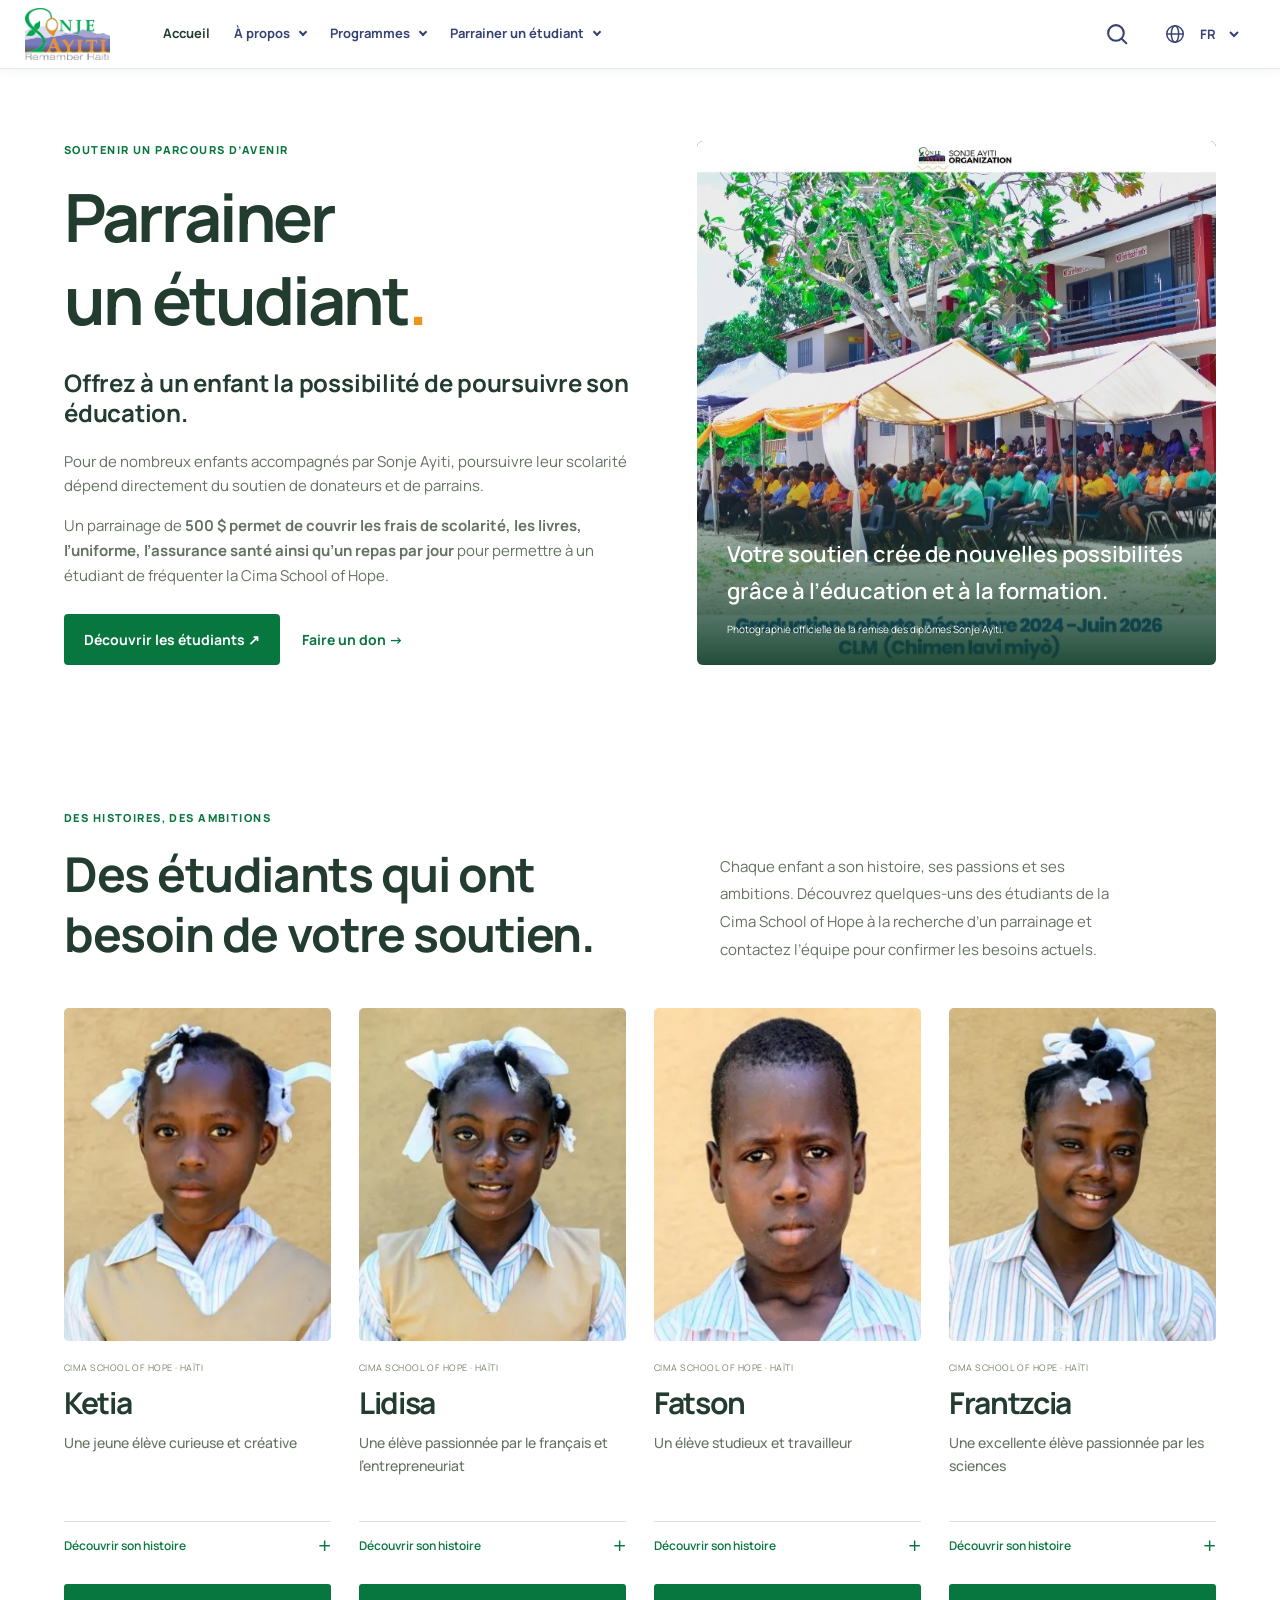
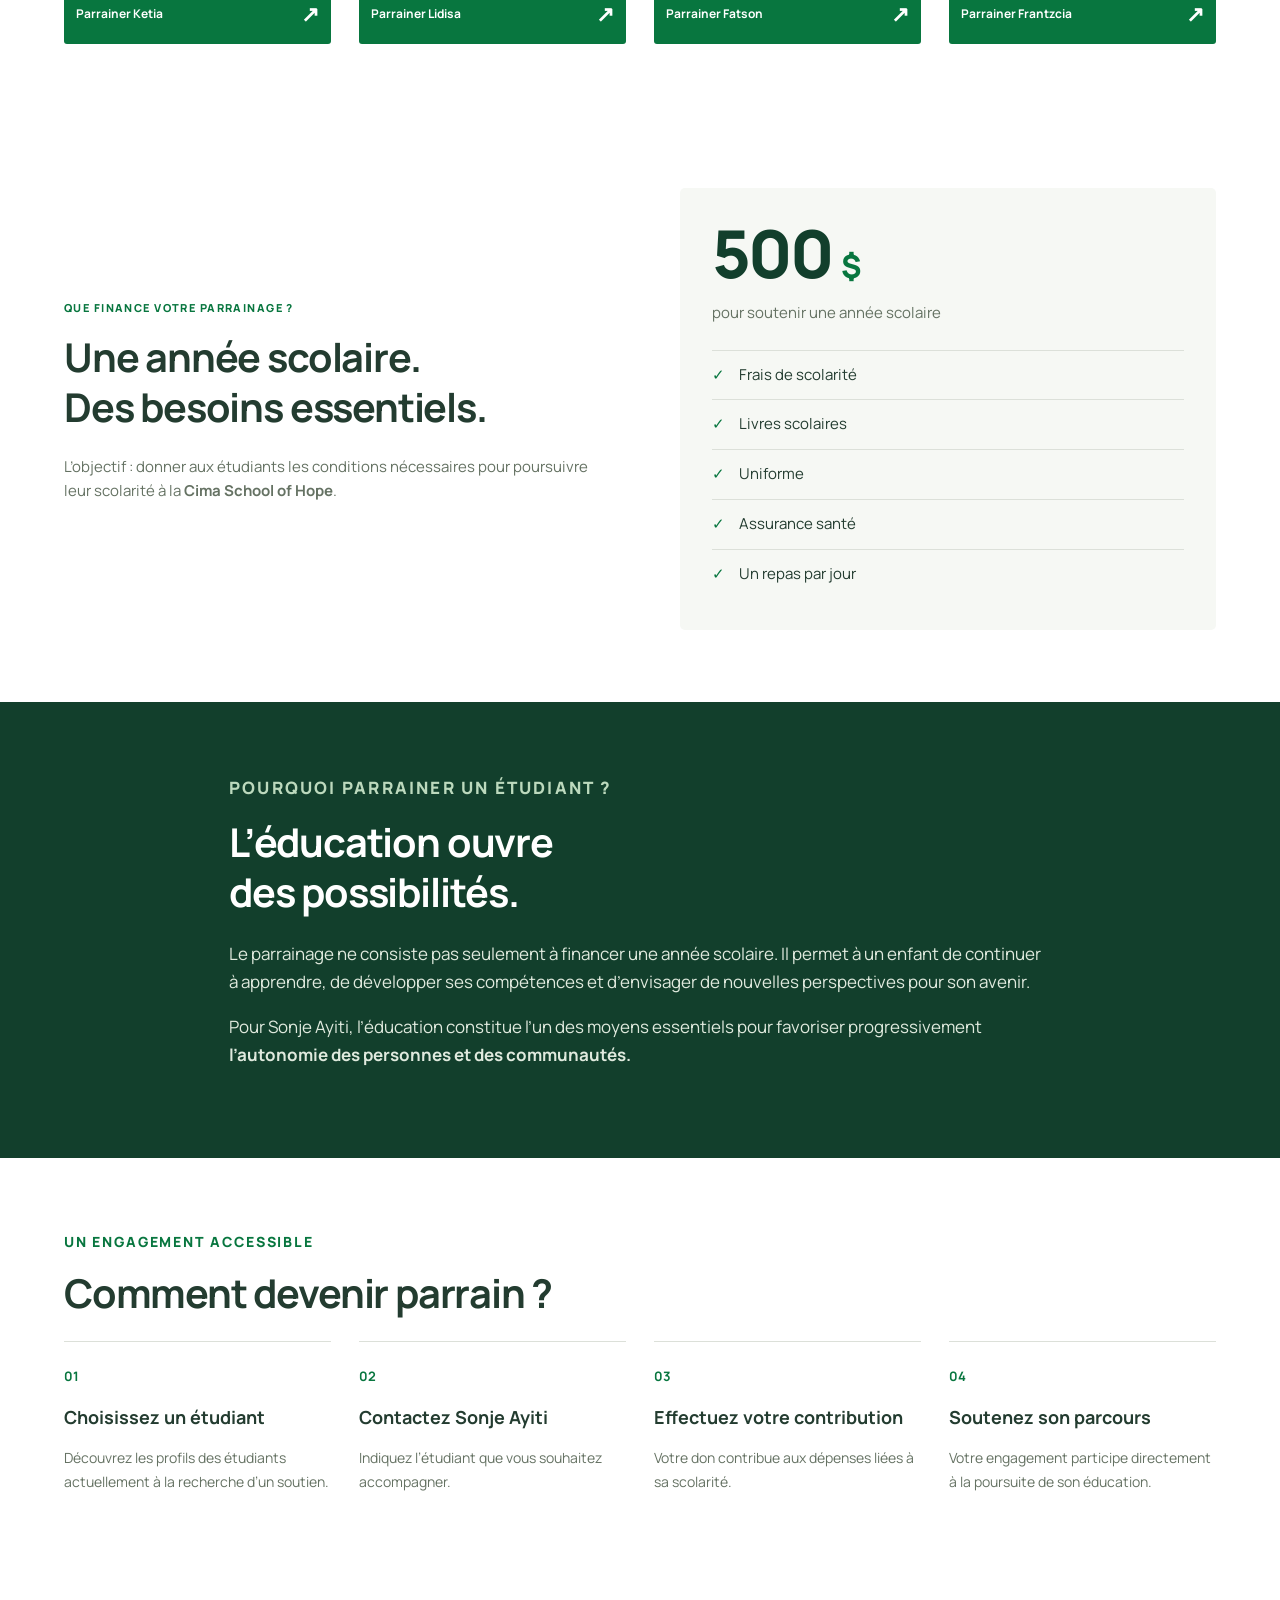
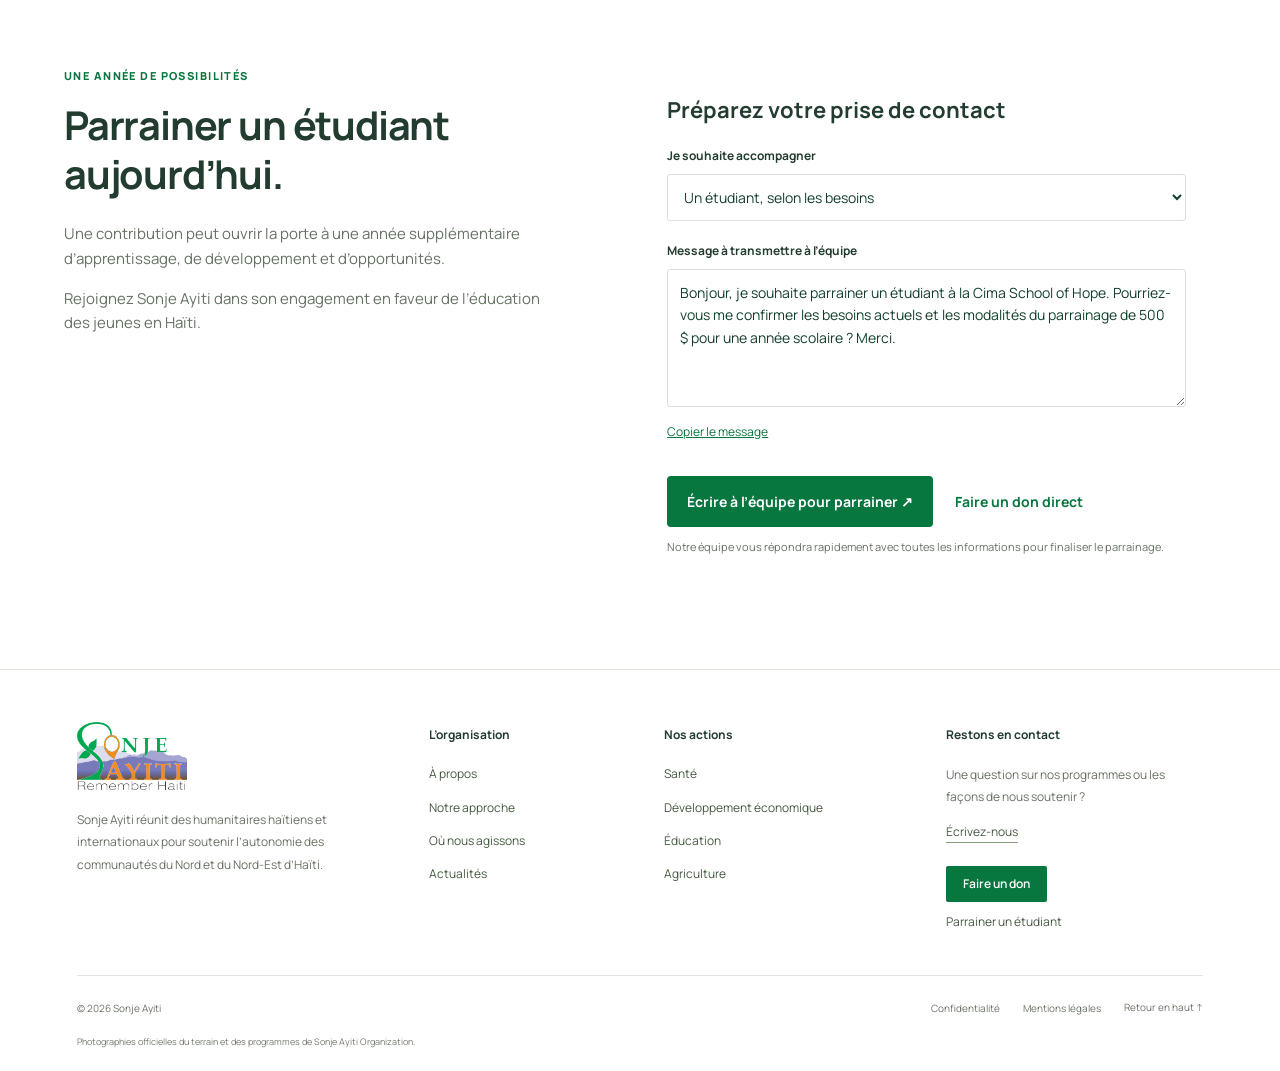
<file: parrainage.html>
<!doctype html>
<html lang="fr">
<head>
  <meta charset="utf-8">
  <meta name="viewport" content="width=device-width,initial-scale=1">
  <title>Parrainer un étudiant — Sonje Ayiti</title>
  <meta name="description" content="Soutenez une année scolaire à la Cima School of Hope. Découvrez les profils de Ketia, Lidisa, Fatson et Frantzcia et les modalités du parrainage Sonje Ayiti.">
  <link rel="icon" href="assets/sonje-ayiti-logo.jpg">
  <link rel="preconnect" href="https://fonts.googleapis.com">
  <link rel="preconnect" href="https://fonts.gstatic.com" crossorigin>
  <link href="https://fonts.googleapis.com/css2?family=Manrope:wght@400;500;600;700;800&display=swap" rel="stylesheet">
  <link rel="stylesheet" href="parrainage.css?v=students-team-style">
  <script src="parrainage.js" defer></script>
  <link href="styles.css" rel="stylesheet"/>
  <script defer src="script.js"></script>
  <script defer src="languages.js"></script>
</head>
<body>
  <a class="skip" href="#contenu">Aller au contenu</a>
  
  <!-- En-tête principal & Navigation -->
<header class="site-header" id="site-header">
<div class="header-container">
<!-- Identité visuelle / Logo sur fond blanc -->
<a aria-label="Sonje Ayiti, accueil" class="brand" href="index.html" onclick="window.location.href='index.html'; window.location.reload(); return false;"><img alt="Sonje Ayiti — Remember Haiti" class="official-logo" decoding="async" height="446" src="assets/sonje-ayiti-logo-cropped-srgb.png" width="721"/></a>
<!-- Bouton Menu Mobile (Hamburger accessible) -->
<button aria-controls="navigation" aria-expanded="false" aria-label="Ouvrir le menu de navigation" class="menu-toggle" id="menu-toggle">
<span class="bar bar-1"></span>
<span class="bar bar-2"></span>
<span class="bar bar-3"></span>
</button>
<!-- Navigation Principale -->
<nav aria-label="Navigation principale" class="site-nav" id="navigation">
<ul class="nav-list main-nav-clean"><li><a class="nav-link-direct" href="index.html" onclick="window.location.href='index.html'; window.location.reload(); return false;" title="Rafraîchir la page d’accueil">Accueil</a></li><li><details class="nav-dropdown minimal-dropdown"><summary aria-controls="minimal-menu-1">À propos<span aria-hidden="true" class="nav-chevron"></span></summary><div class="minimal-menu" id="minimal-menu-1"><a class="minimal-menu-feature" href="qui-sommes-nous.html"><img alt="" loading="lazy" src="assets/sonje-equipe-fondatrice.jpg"/><span>Qui sommes-nous ?<span aria-hidden="true">→</span></span></a><a class="minimal-menu-feature" href="#approche"><img alt="" loading="lazy" src="assets/hero-haiti.jpg"/><span>Notre approche<span aria-hidden="true">→</span></span></a><div class="minimal-menu-links"><h3>L’ORGANISATION</h3><a href="#apropos">Notre conviction<span aria-hidden="true">↗</span></a><a href="#approche">Notre méthode<span aria-hidden="true">↗</span></a><a href="#impact">Zones d’intervention<span aria-hidden="true">↗</span></a><a href="contact.html">Nous contacter<span aria-hidden="true">↗</span></a></div></div></details></li><li><details class="nav-dropdown minimal-dropdown"><summary aria-controls="minimal-menu-2">Programmes<span aria-hidden="true" class="nav-chevron"></span></summary><div class="minimal-menu" id="minimal-menu-2"><a class="minimal-menu-feature" href="programmes.html"><img alt="" loading="lazy" src="assets/hero-haiti.jpg"/><span>Nos quatre axes<span aria-hidden="true">→</span></span></a><a class="minimal-menu-feature" href="#mesure-impact"><img alt="" loading="lazy" src="assets/hero-education.jpg"/><span>Notre impact<span aria-hidden="true">→</span></span></a><div class="minimal-menu-links"><h3>NOS ACTIONS</h3><a href="programmes.html">Tous nos programmes<span aria-hidden="true">↗</span></a><a href="#impact">Où nous agissons<span aria-hidden="true">↗</span></a><a href="#mesure-impact">Impact en chiffres<span aria-hidden="true">↗</span></a><a href="#don">Soutenir nos actions<span aria-hidden="true">↗</span></a></div></div></details></li><li><details class="nav-dropdown minimal-dropdown"><summary aria-controls="minimal-menu-3">Parrainer un étudiant<span aria-hidden="true" class="nav-chevron"></span></summary><div class="minimal-menu" id="minimal-menu-3"><a class="minimal-menu-feature" href="parrainage.html"><img alt="" loading="lazy" src="assets/hero-education.jpg"/><span>Le parrainage<span aria-hidden="true">→</span></span></a><a class="minimal-menu-feature" href="#apropos"><img alt="" loading="lazy" src="assets/hero-haiti.jpg"/><span>Un engagement commun<span aria-hidden="true">→</span></span></a><div class="minimal-menu-links"><h3>SOUTENIR L’ÉDUCATION</h3><a href="parrainage.html">Découvrir le parrainage<span aria-hidden="true">↗</span></a><a href="parrainage.html">Étudiants à parrainer<span aria-hidden="true">↗</span></a><a href="#don">Faire un don<span aria-hidden="true">↗</span></a><a href="contact.html">Écrivez-nous<span aria-hidden="true">↗</span></a></div></div></details></li></ul>

<div class="mobile-navigation"><ul class="mobile-navigation-list">
<li><a class="mobile-nav-direct-reload" href="index.html" onclick="window.location.href='index.html'; window.location.reload(); return false;">Accueil<span aria-hidden="true">↻</span></a></li>
<li><details class="mobile-submenu"><summary>À propos de nous<span aria-hidden="true" class="mobile-submenu-chevron"></span></summary><div class="mobile-submenu-links"><div class="mobile-menu-photos"><a class="mobile-menu-photo" href="qui-sommes-nous.html"><img alt="" decoding="async" height="360" loading="lazy" src="assets/sonje-equipe-fondatrice.jpg" width="640"/><span class="mobile-menu-photo-caption">Qui sommes-nous ?<span aria-hidden="true">→</span></span></a><a class="mobile-menu-photo" href="#approche"><img alt="" decoding="async" height="360" loading="lazy" src="assets/axis-agriculture.jpg" width="640"/><span class="mobile-menu-photo-caption">Notre approche<span aria-hidden="true">→</span></span></a></div><a href="qui-sommes-nous.html">Qui sommes-nous ?<span aria-hidden="true">↗</span></a><p class="mobile-menu-kicker">L’organisation</p><a href="#apropos">Notre conviction<span aria-hidden="true">↗</span></a><a href="#approche">Notre méthode<span aria-hidden="true">↗</span></a></div></details></li>
<li><details class="mobile-submenu"><summary>Blog et actualités<span aria-hidden="true" class="mobile-submenu-chevron"></span></summary><div class="mobile-submenu-links"><div class="mobile-menu-photos"><a class="mobile-menu-photo" href="#actualites"><img alt="" decoding="async" height="360" loading="lazy" src="assets/sponsor-students-group.jpg" width="640"/><span class="mobile-menu-photo-caption">Actualités<span aria-hidden="true">→</span></span></a><a class="mobile-menu-photo" href="album.html"><img alt="" decoding="async" height="360" loading="lazy" src="assets/hero-haiti.jpg" width="640"/><span class="mobile-menu-photo-caption">Album<span aria-hidden="true">→</span></span></a></div><p class="mobile-menu-kicker">Blog et actualités</p><a href="#actualites">Actualités<span aria-hidden="true">↗</span></a><a href="album.html">Album<span aria-hidden="true">↗</span></a></div></details></li>
<li><details class="mobile-submenu"><summary>Notre approche<span aria-hidden="true" class="mobile-submenu-chevron"></span></summary><div class="mobile-submenu-links"><div class="mobile-menu-photos"><a class="mobile-menu-photo" href="#approche"><img alt="" decoding="async" height="360" loading="lazy" src="assets/axis-agriculture.jpg" width="640"/><span class="mobile-menu-photo-caption">Faire ensemble<span aria-hidden="true">→</span></span></a><a class="mobile-menu-photo" href="#impact"><img alt="" decoding="async" height="360" loading="lazy" src="assets/hero-haiti.jpg" width="640"/><span class="mobile-menu-photo-caption">Nos zones d’action<span aria-hidden="true">→</span></span></a></div><p class="mobile-menu-kicker">Notre démarche</p><a href="#approche">Notre démarche participative<span aria-hidden="true">↗</span></a><a href="#impact">Nos zones d’action<span aria-hidden="true">↗</span></a></div></details></li>
<li><details class="mobile-submenu"><summary>Nos programmes<span aria-hidden="true" class="mobile-submenu-chevron"></span></summary><div class="mobile-submenu-links"><div class="mobile-menu-photos"><a class="mobile-menu-photo" href="programmes.html"><img alt="" decoding="async" height="360" loading="lazy" src="assets/axis-education.jpg" width="640"/><span class="mobile-menu-photo-caption">Nos quatre axes<span aria-hidden="true">→</span></span></a><a class="mobile-menu-photo" href="#mesure-impact"><img alt="" decoding="async" height="360" loading="lazy" src="assets/axis-sante.jpg" width="640"/><span class="mobile-menu-photo-caption">Notre impact<span aria-hidden="true">→</span></span></a></div><p class="mobile-menu-kicker">Nos actions</p><a href="programmes.html">Nos quatre domaines d’intervention<span aria-hidden="true">↗</span></a><a href="programmes.html">Explorer les programmes<span aria-hidden="true">↗</span></a></div></details></li>
<li><details class="mobile-submenu"><summary>Nos zones d’intervention<span aria-hidden="true" class="mobile-submenu-chevron"></span></summary><div class="mobile-submenu-links"><div class="mobile-menu-photos"><a class="mobile-menu-photo" href="#impact"><img alt="" decoding="async" height="360" loading="lazy" src="assets/hero-haiti.jpg" width="640"/><span class="mobile-menu-photo-caption">Le Grand Nord<span aria-hidden="true">→</span></span></a><a class="mobile-menu-photo" href="#don"><img alt="" decoding="async" height="360" loading="lazy" src="assets/axis-agriculture.jpg" width="640"/><span class="mobile-menu-photo-caption">Soutenir nos actions<span aria-hidden="true">→</span></span></a></div><p class="mobile-menu-kicker">Notre présence</p><a href="#impact">Nord et Nord-Est d’Haïti<span aria-hidden="true">↗</span></a><a href="#don">Soutenir nos zones d’action<span aria-hidden="true">↗</span></a></div></details></li>
<li><details class="mobile-submenu"><summary>Notre impact<span aria-hidden="true" class="mobile-submenu-chevron"></span></summary><div class="mobile-submenu-links"><div class="mobile-menu-photos"><a class="mobile-menu-photo" href="#mesure-impact"><img alt="" decoding="async" height="360" loading="lazy" src="assets/axis-economie.jpg" width="640"/><span class="mobile-menu-photo-caption">Notre impact<span aria-hidden="true">→</span></span></a><a class="mobile-menu-photo" href="programmes.html"><img alt="" decoding="async" height="360" loading="lazy" src="assets/axis-education.jpg" width="640"/><span class="mobile-menu-photo-caption">Nos programmes<span aria-hidden="true">→</span></span></a></div><p class="mobile-menu-kicker">Une ambition commune</p><a href="#mesure-impact">Notre impact en chiffres<span aria-hidden="true">↗</span></a><a href="qui-sommes-nous.html">En savoir plus<span aria-hidden="true">↗</span></a></div></details></li>
<li><details class="mobile-submenu"><summary>Parrainer un étudiant<span aria-hidden="true" class="mobile-submenu-chevron"></span></summary><div class="mobile-submenu-links"><div class="mobile-menu-photos"><a class="mobile-menu-photo" href="parrainage.html"><img alt="" decoding="async" height="360" loading="lazy" src="assets/sponsor-student-woman.jpg" width="640"/><span class="mobile-menu-photo-caption">Le parrainage<span aria-hidden="true">→</span></span></a><a class="mobile-menu-photo" href="parrainage.html"><img alt="" decoding="async" height="360" loading="lazy" src="assets/sponsor-student-man.jpg" width="640"/><span class="mobile-menu-photo-caption">Les étudiants<span aria-hidden="true">→</span></span></a></div><p class="mobile-menu-kicker">Soutenir l’éducation</p><a href="parrainage.html">Découvrir le parrainage<span aria-hidden="true">↗</span></a><a href="parrainage.html">Étudiants à parrainer<span aria-hidden="true">↗</span></a><a href="contact.html">Contacter l’équipe<span aria-hidden="true">↗</span></a></div></details></li>
<li><a href="contact.html">Contact<span aria-hidden="true">↗</span></a></li>
</ul><a class="mobile-navigation-donate" href="don.html">Faites un don maintenant</a></div>
</nav>
<!-- Bouton d'action Don En-tête -->
<div class="nav-tools"><button aria-controls="site-search" aria-expanded="false" aria-label="Rechercher dans le site" class="nav-search-toggle"><svg aria-hidden="true" fill="none" height="25" stroke="currentColor" stroke-width="2" viewbox="0 0 24 24" width="25"><circle cx="10.5" cy="10.5" r="7.5"></circle><path d="m16 16 5 5"></path></svg></button><label class="nav-language language-switch"><svg aria-hidden="true" fill="none" height="22" stroke="currentColor" stroke-width="1.6" viewbox="0 0 24 24" width="22"><circle cx="12" cy="12" r="9"></circle><ellipse cx="12" cy="12" rx="4" ry="9"></ellipse><path d="M3 12h18"></path></svg><select aria-label="Langue / Language / Idioma" id="site-language"><option value="fr">FR</option><option value="en">EN</option><option value="es">ES</option></select></label></div></div>
<div class="site-search" hidden="" id="site-search"><label for="site-search-input">Rechercher une rubrique</label><input autocomplete="off" id="site-search-input" placeholder="Éducation, don, parrainage…" type="search"/><ul aria-label="Résultats de recherche" id="site-search-results"></ul><p id="search-status" role="status"></p></div></header>

  <main id="contenu">
    <!-- SECTION INTRO -->
    <section class="intro wrap">
      <div>
        <p class="eyebrow">SOUTENIR UN PARCOURS D’AVENIR</p>
        <h1>Parrainer<br>un étudiant<span>.</span></h1>
        <h2>Offrez à un enfant la possibilité de poursuivre son éducation.</h2>
        <p>Pour de nombreux enfants accompagnés par Sonje Ayiti, poursuivre leur scolarité dépend directement du soutien de donateurs et de parrains.</p>
        <p>Un parrainage de <strong>500 $ permet de couvrir les frais de scolarité, les livres, l’uniforme, l’assurance santé ainsi qu’un repas par jour</strong> pour permettre à un étudiant de fréquenter la Cima School of Hope.</p>
        <div class="actions">
          <a class="button" href="#etudiants">Découvrir les étudiants ↗</a>
          <a class="text-link" href="don.html">Faire un don →</a>
        </div>
      </div>
      <figure class="intro-photo">
        <img src="assets/sonje-education-graduation.jpg" alt="Graduation officielle de la cohorte CLM — Sonje Ayiti Organization" fetchpriority="high">
        <figcaption>
          Votre soutien crée de nouvelles possibilités grâce à l’éducation et à la formation.
          <small>Photographie officielle de la remise des diplômes Sonje Ayiti.</small>
        </figcaption>
      </figure>
    </section>

    <!-- SECTION ÉTUDIANTS AVEC PHOTOS OFFICIELLES -->
    <section class="students-section" id="etudiants">
      <div class="wrap">
        <div class="section-heading">
          <div>
            <p class="eyebrow">DES HISTOIRES, DES AMBITIONS</p>
            <h2>Des étudiants qui ont<br>besoin de votre soutien.</h2>
          </div>
          <p>Chaque enfant a son histoire, ses passions et ses ambitions. Découvrez quelques-uns des étudiants de la Cima School of Hope à la recherche d’un parrainage et contactez l’équipe pour confirmer les besoins actuels.</p>
        </div>

        <div class="students-grid">
          <!-- 01 KETIA -->
          <article class="student">
<div class="student-top">
<span aria-hidden="true">01</span>
<span>Cima School of Hope · Haïti</span>
</div>
<div class="student-photo-box">
<img alt="Portrait officiel de Ketia — élève à la Cima School of Hope" class="student-photo" height="356" loading="lazy" src="assets/eleve-ketia.jpg" width="260"/>
</div>
<div class="student-info">
<h3>Ketia</h3>
<h4>Une jeune élève curieuse et créative</h4>



<details class="student-story"><summary aria-label="Découvrir l’histoire de Ketia">Découvrir son histoire<span aria-hidden="true">+</span></summary><div><p>Ketia est une bonne élève qui aime particulièrement l’art et l’apprentissage des lettres.</p><p>En dehors de l’école, elle aide sa mère dans les tâches quotidiennes, notamment en allant chercher de l’eau au puits communautaire.</p><p>Grâce à un parrainage, Ketia pourra poursuivre sa scolarité dans les meilleures conditions.</p></div></details><a class="student-cta" data-student="Ketia" href="#contact-parrainage">Parrainer Ketia <span aria-hidden="true">↗</span></a>
</div>
</article>

          <!-- 02 LIDISA -->
          <article class="student">
<div class="student-top">
<span aria-hidden="true">02</span>
<span>Cima School of Hope · Haïti</span>
</div>
<div class="student-photo-box">
<img alt="Portrait officiel de Lidisa — élève à la Cima School of Hope" class="student-photo" height="348" loading="lazy" src="assets/eleve-lidisa.jpg" width="260"/>
</div>
<div class="student-info">
<h3>Lidisa</h3>
<h4>Une élève passionnée par le français et l’entrepreneuriat</h4>



<details class="student-story"><summary aria-label="Découvrir l’histoire de Lidisa">Découvrir son histoire<span aria-hidden="true">+</span></summary><div><p>Lidisa est une bonne élève dont la matière préférée est le français.</p><p>Lorsqu’elle n’est pas à l’école, elle aide sa famille dans les tâches quotidiennes. Plus tard, elle aimerait créer sa propre entreprise.</p><p>Votre soutien peut l’aider à poursuivre son apprentissage et à avancer vers ses ambitions.</p></div></details><a class="student-cta" data-student="Lidisa" href="#contact-parrainage">Parrainer Lidisa <span aria-hidden="true">↗</span></a>
</div>
</article>

          <!-- 03 FATSON -->
          <article class="student">
<div class="student-top">
<span aria-hidden="true">03</span>
<span>Cima School of Hope · Haïti</span>
</div>
<div class="student-photo-box">
<img alt="Portrait officiel de Fatson — élève à la Cima School of Hope" class="student-photo" height="335" loading="lazy" src="assets/eleve-fatson.jpg" width="260"/>
</div>
<div class="student-info">
<h3>Fatson</h3>
<h4>Un élève studieux et travailleur</h4>



<details class="student-story"><summary aria-label="Découvrir l’histoire de Fatson">Découvrir son histoire<span aria-hidden="true">+</span></summary><div><p>Fatson est décrit comme un garçon intelligent, studieux et travailleur. Il vit avec sa mère et ses deux frères et aime jouer au football.</p><p>Pendant les vacances, il accompagne son oncle dans les champs, où ils participent à la fabrication du charbon.</p><p>Le parrainage peut lui permettre de continuer à apprendre et de poursuivre son parcours scolaire.</p></div></details><a class="student-cta" data-student="Fatson" href="#contact-parrainage">Parrainer Fatson <span aria-hidden="true">↗</span></a>
</div>
</article>

          <!-- 04 FRANTZCIA -->
          <article class="student">
<div class="student-top">
<span aria-hidden="true">04</span>
<span>Cima School of Hope · Haïti</span>
</div>
<div class="student-photo-box">
<img alt="Portrait officiel de Frantzcia — élève à la Cima School of Hope" class="student-photo" height="331" loading="lazy" src="assets/eleve-frantzcia.jpg" width="260"/>
</div>
<div class="student-info">
<h3>Frantzcia</h3>
<h4>Une excellente élève passionnée par les sciences</h4>



<details class="student-story"><summary aria-label="Découvrir l’histoire de Frantzcia">Découvrir son histoire<span aria-hidden="true">+</span></summary><div><p>Frantzcia est une excellente élève, appliquée et particulièrement investie dans ses études. Ses matières préférées sont la physique et les mathématiques.</p><p>En dehors de l’école, elle aide ses parents dans leur travail et passe du temps avec ses frères, sœurs et amis.</p><p>Votre soutien peut l’aider à poursuivre son parcours scolaire et à développer son plein potentiel.</p></div></details><a class="student-cta" data-student="Frantzcia" href="#contact-parrainage">Parrainer Frantzcia <span aria-hidden="true">↗</span></a>
</div>
</article>
        </div>
      </div>
    </section>

    <!-- SECTION CE QUE FINANCE LE PARRAINAGE -->
    <section class="funding wrap">
      <div>
        <p class="eyebrow">QUE FINANCE VOTRE PARRAINAGE ?</p>
        <h2>Une année scolaire.<br>Des besoins essentiels.</h2>
        <p>L’objectif : donner aux étudiants les conditions nécessaires pour poursuivre leur scolarité à la <strong>Cima School of Hope</strong>.</p>
      </div>
      <div class="funding-box">
        <p class="price">500 <span>$</span></p>
        <p>pour soutenir une année scolaire</p>
        <ul>
          <li>Frais de scolarité</li>
          <li>Livres scolaires</li>
          <li>Uniforme</li>
          <li>Assurance santé</li>
          <li>Un repas par jour</li>
        </ul>
      </div>
    </section>

    <!-- SECTION VISION -->
    <section class="vision">
      <div class="wrap">
        <p class="eyebrow">POURQUOI PARRAINER UN ÉTUDIANT ?</p>
        <h2>L’éducation ouvre<br>des possibilités.</h2>
        <p>Le parrainage ne consiste pas seulement à financer une année scolaire. Il permet à un enfant de continuer à apprendre, de développer ses compétences et d’envisager de nouvelles perspectives pour son avenir.</p>
        <p>Pour Sonje Ayiti, l’éducation constitue l’un des moyens essentiels pour favoriser progressivement <strong>l’autonomie des personnes et des communautés.</strong></p>
      </div>
    </section>

    <!-- SECTION ÉTAPES -->
    <section class="steps wrap">
      <p class="eyebrow">UN ENGAGEMENT ACCESSIBLE</p>
      <h2>Comment devenir parrain ?</h2>
      <ol>
        <li>
          <h3>Choisissez un étudiant</h3>
          <p>Découvrez les profils des étudiants actuellement à la recherche d’un soutien.</p>
        </li>
        <li>
          <h3>Contactez Sonje Ayiti</h3>
          <p>Indiquez l’étudiant que vous souhaitez accompagner.</p>
        </li>
        <li>
          <h3>Effectuez votre contribution</h3>
          <p>Votre don contribue aux dépenses liées à sa scolarité.</p>
        </li>
        <li>
          <h3>Soutenez son parcours</h3>
          <p>Votre engagement participe directement à la poursuite de son éducation.</p>
        </li>
      </ol>
    </section>

    <!-- SECTION PRISE DE CONTACT -->
    <section class="contact-section" id="contact-parrainage">
      <div class="wrap contact-grid">
        <div>
          <p class="eyebrow">UNE ANNÉE DE POSSIBILITÉS</p>
          <h2>Parrainer un étudiant<br>aujourd’hui.</h2>
          <p>Une contribution peut ouvrir la porte à une année supplémentaire d’apprentissage, de développement et d’opportunités.</p>
          <p>Rejoignez Sonje Ayiti dans son engagement en faveur de l’éducation des jeunes en Haïti.</p>
        </div>
        <div class="contact-card">
          <h3>Préparez votre prise de contact</h3>
          <label for="student-choice">Je souhaite accompagner</label>
          <select id="student-choice">
            <option value="">Un étudiant, selon les besoins</option>
            <option>Ketia</option>
            <option>Lidisa</option>
            <option>Fatson</option>
            <option>Frantzcia</option>
          </select>
          <label for="sponsor-message">Message à transmettre à l’équipe</label>
          <textarea id="sponsor-message" rows="5">Bonjour, je souhaite parrainer un étudiant à la Cima School of Hope. Pourriez-vous me confirmer les besoins actuels et les modalités du parrainage de 500 $ pour une année scolaire ? Merci.</textarea>
          <button class="copy-message" type="button" hidden>Copier le message</button>
          <p id="copy-status" role="status"></p>
          <div class="actions">
            <a class="button" href="contact.html">Écrire à l’équipe pour parrainer ↗</a>
            <a class="text-link" href="don.html">Faire un don direct</a>
          </div>
          <p class="contact-note">Notre équipe vous répondra rapidement avec toutes les informations pour finaliser le parrainage.</p>
        </div>
      </div>
    </section>
  </main>

  <!-- PIED DE PAGE DU SITE (Design d'Excellence — Charte Graphique Sonje Ayiti) -->
<footer class="plain-footer" id="pied-de-page"><div class="plain-footer-inner"><div class="plain-footer-grid"><div class="plain-footer-about"><a aria-label="Sonje Ayiti, accueil" href="#site-header"><img alt="Sonje Ayiti — Remember Haiti" height="446" loading="lazy" src="assets/sonje-ayiti-logo-cropped-srgb.png" width="721"/></a><p>Sonje Ayiti réunit des humanitaires haïtiens et internationaux pour soutenir l’autonomie des communautés du Nord et du Nord-Est d’Haïti.</p></div><nav aria-label="L’organisation"><h2>L’organisation</h2><a href="#apropos">À propos</a><a href="#approche">Notre approche</a><a href="#impact">Où nous agissons</a><a href="#actualites">Actualités</a></nav><nav aria-label="Nos actions"><h2>Nos actions</h2><a href="programmes.html#sante">Santé</a><a href="programmes.html#economie">Développement économique</a><a href="programmes.html#education">Éducation</a><a href="programmes.html#agriculture">Agriculture</a></nav><div class="plain-footer-contact" id="contact"><h2>Restons en contact</h2><p>Une question sur nos programmes ou les façons de nous soutenir ?</p><a class="plain-footer-email" href="contact.html">Écrivez-nous</a><div class="plain-footer-support"><a href="don.html">Faire un don</a><a href="parrainage.html">Parrainer un étudiant</a></div></div></div><div class="plain-footer-bottom"><p>© <span id="year">2026</span> Sonje Ayiti</p><div><button id="privacy-button" type="button">Confidentialité</button><button id="terms-button" type="button">Mentions légales</button><a href="#site-header">Retour en haut ↑</a></div></div><p class="plain-footer-note">Photographies officielles du terrain et des programmes de Sonje Ayiti Organization.</p></div></footer>
<!-- MODALE NATIVE ACCESSIBLE (Programme, Don, Mentions) -->
<dialog aria-describedby="dialog-text" aria-labelledby="dialog-title" class="custom-dialog" id="info-dialog">
<div class="dialog-inner">
<button aria-label="Fermer la boîte de dialogue" class="close-dialog" id="close-dialog">✕</button>
<div class="dialog-eyebrow" id="dialog-eyebrow">SONJE AYITI · ACTION COMMUNAUTAIRE</div>
<h2 class="dialog-heading" id="dialog-title">Titre de la fenêtre</h2>
<div class="dialog-body-text" id="dialog-text">
        Contenu détaillé de la présentation.
      </div>
<!-- Bloc interactif Don si sélectionné -->
<div class="dialog-actions">
<button class="btn btn-secondary" id="dialog-cancel">Fermer</button>
</div>
</div>
</dialog>
</body>
</html>
</file>
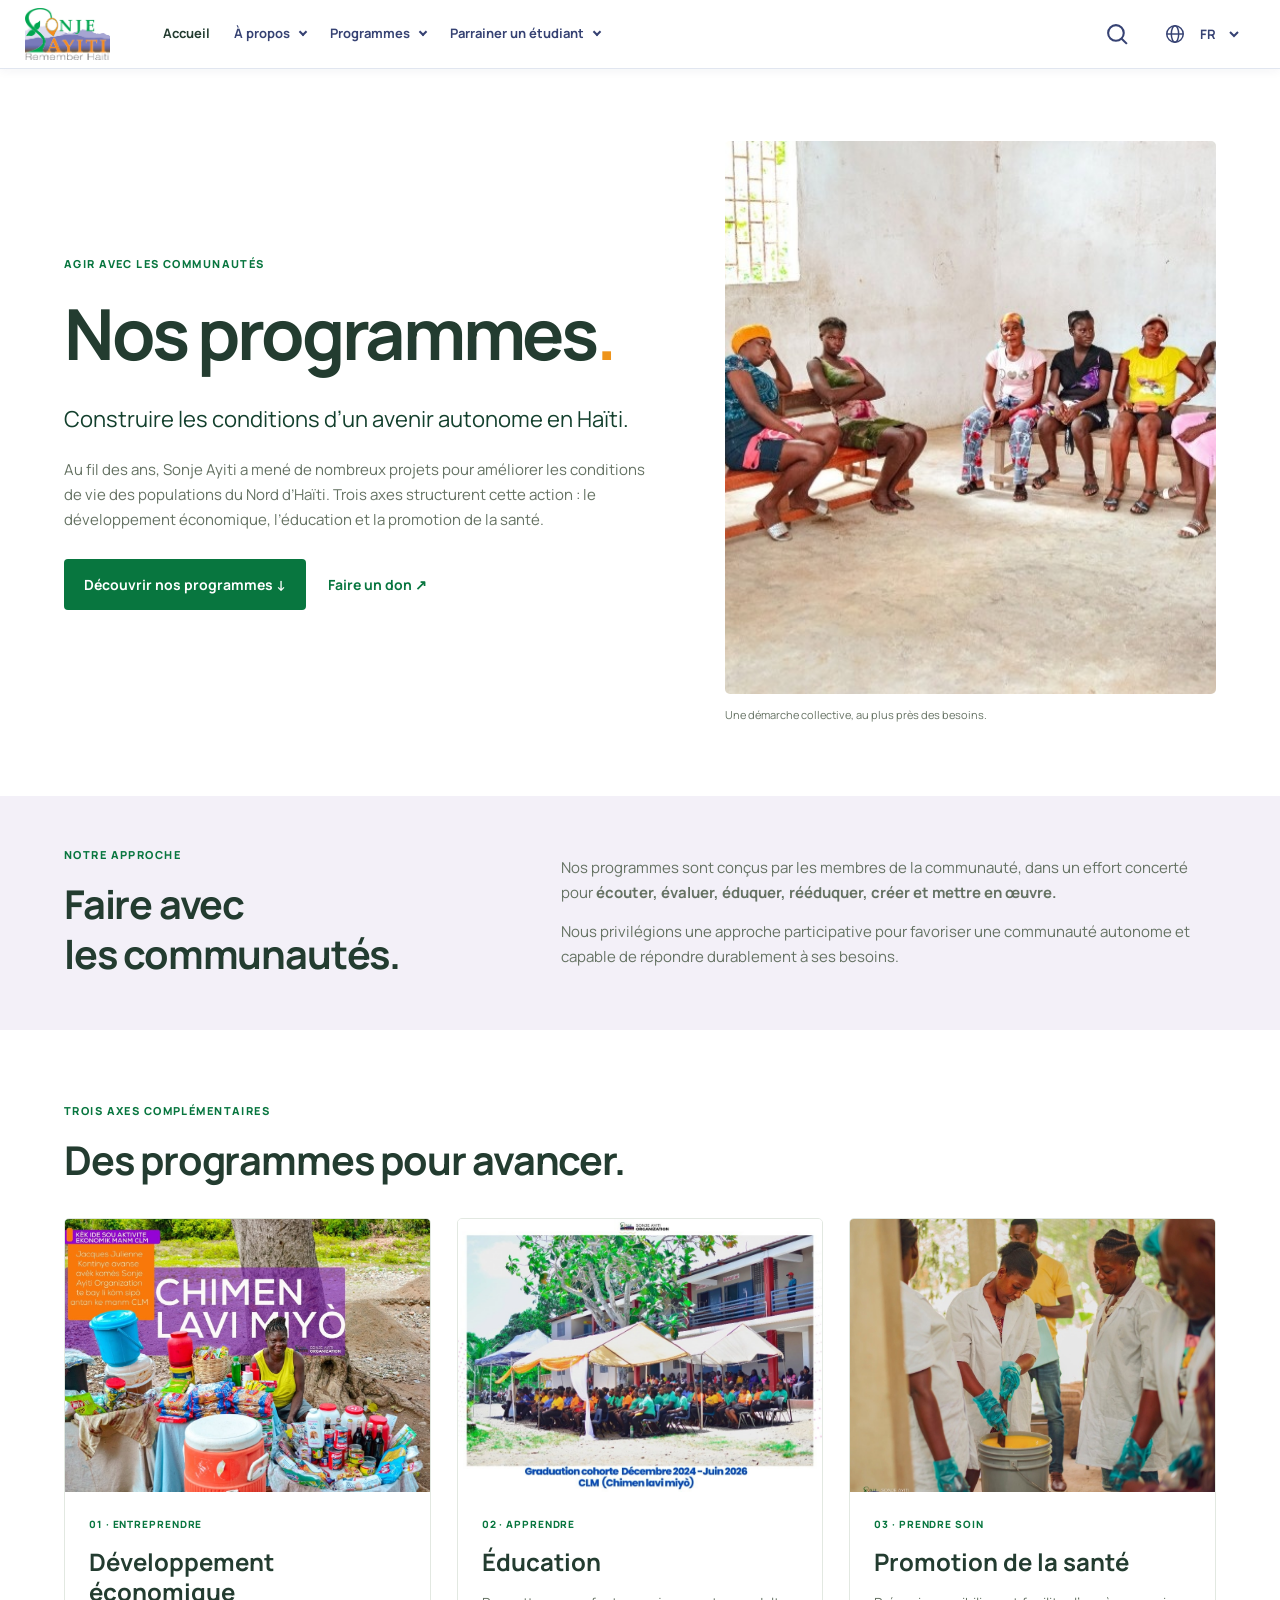
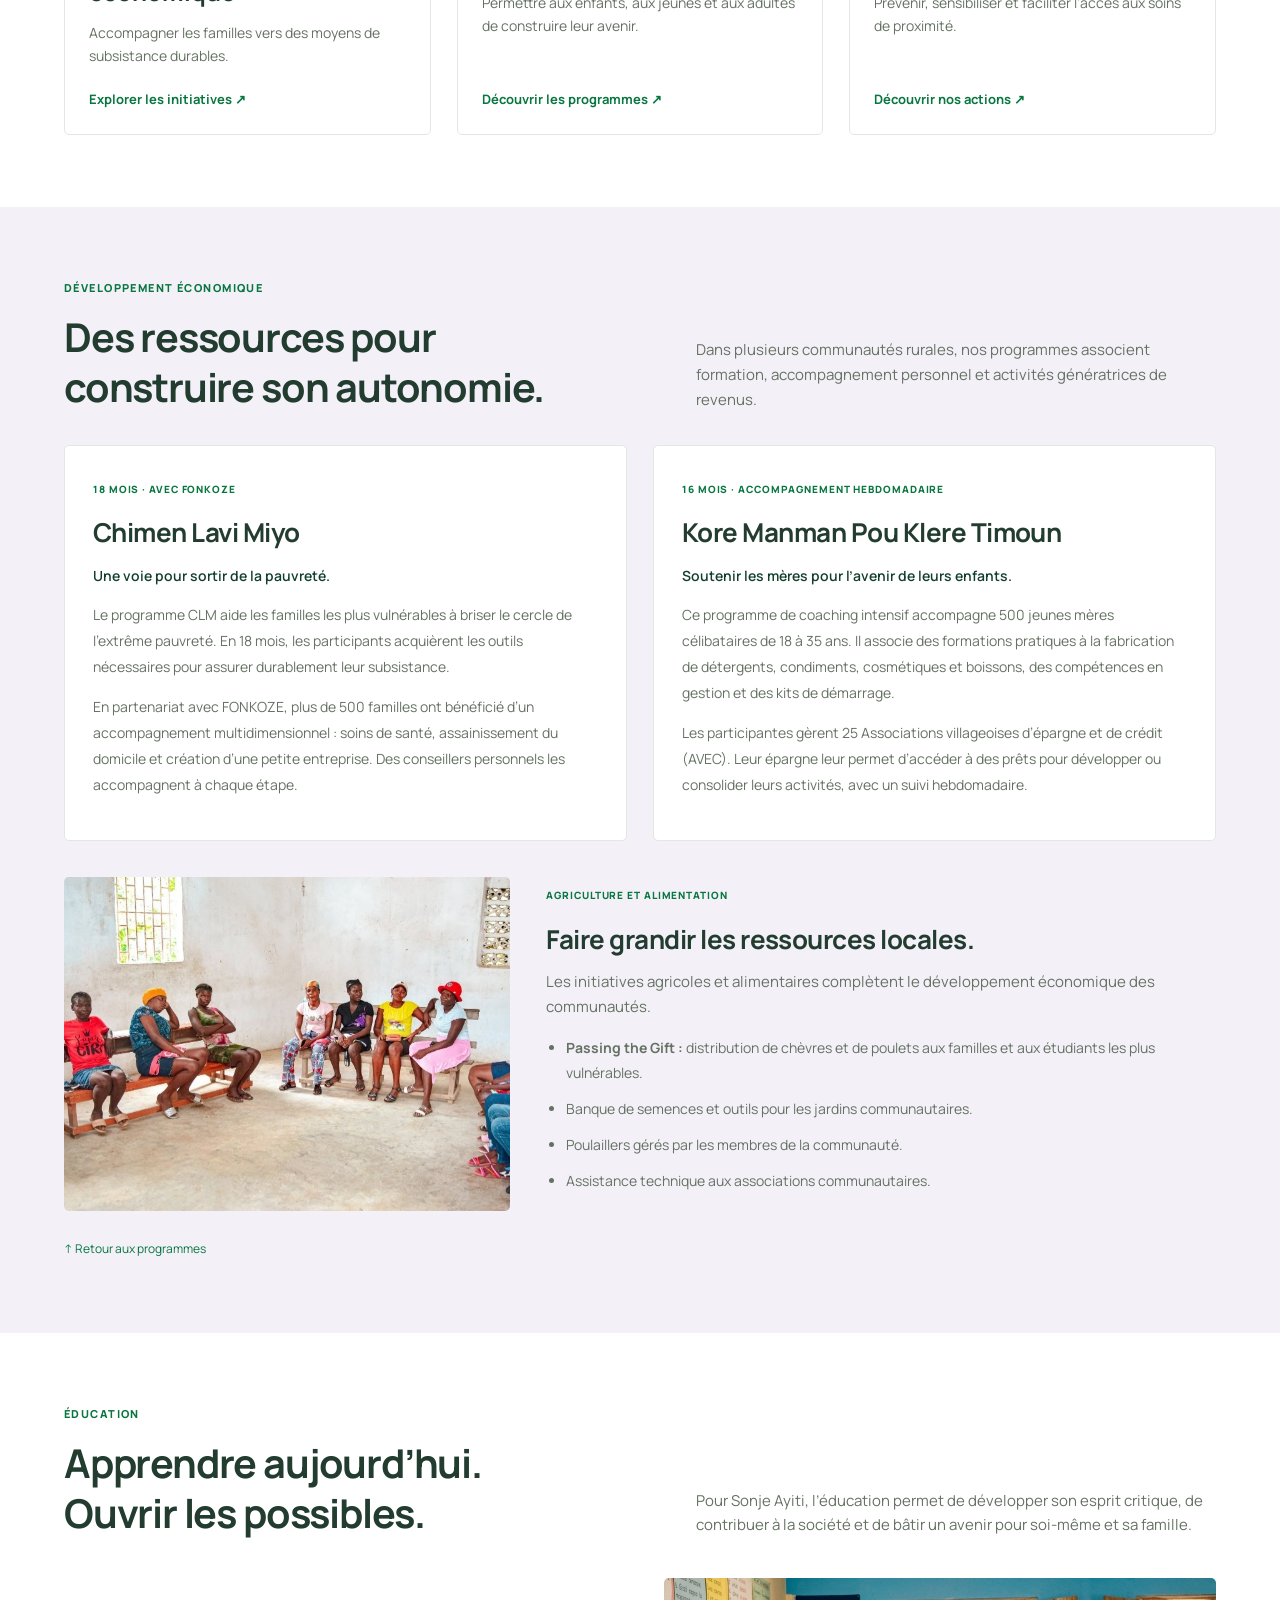
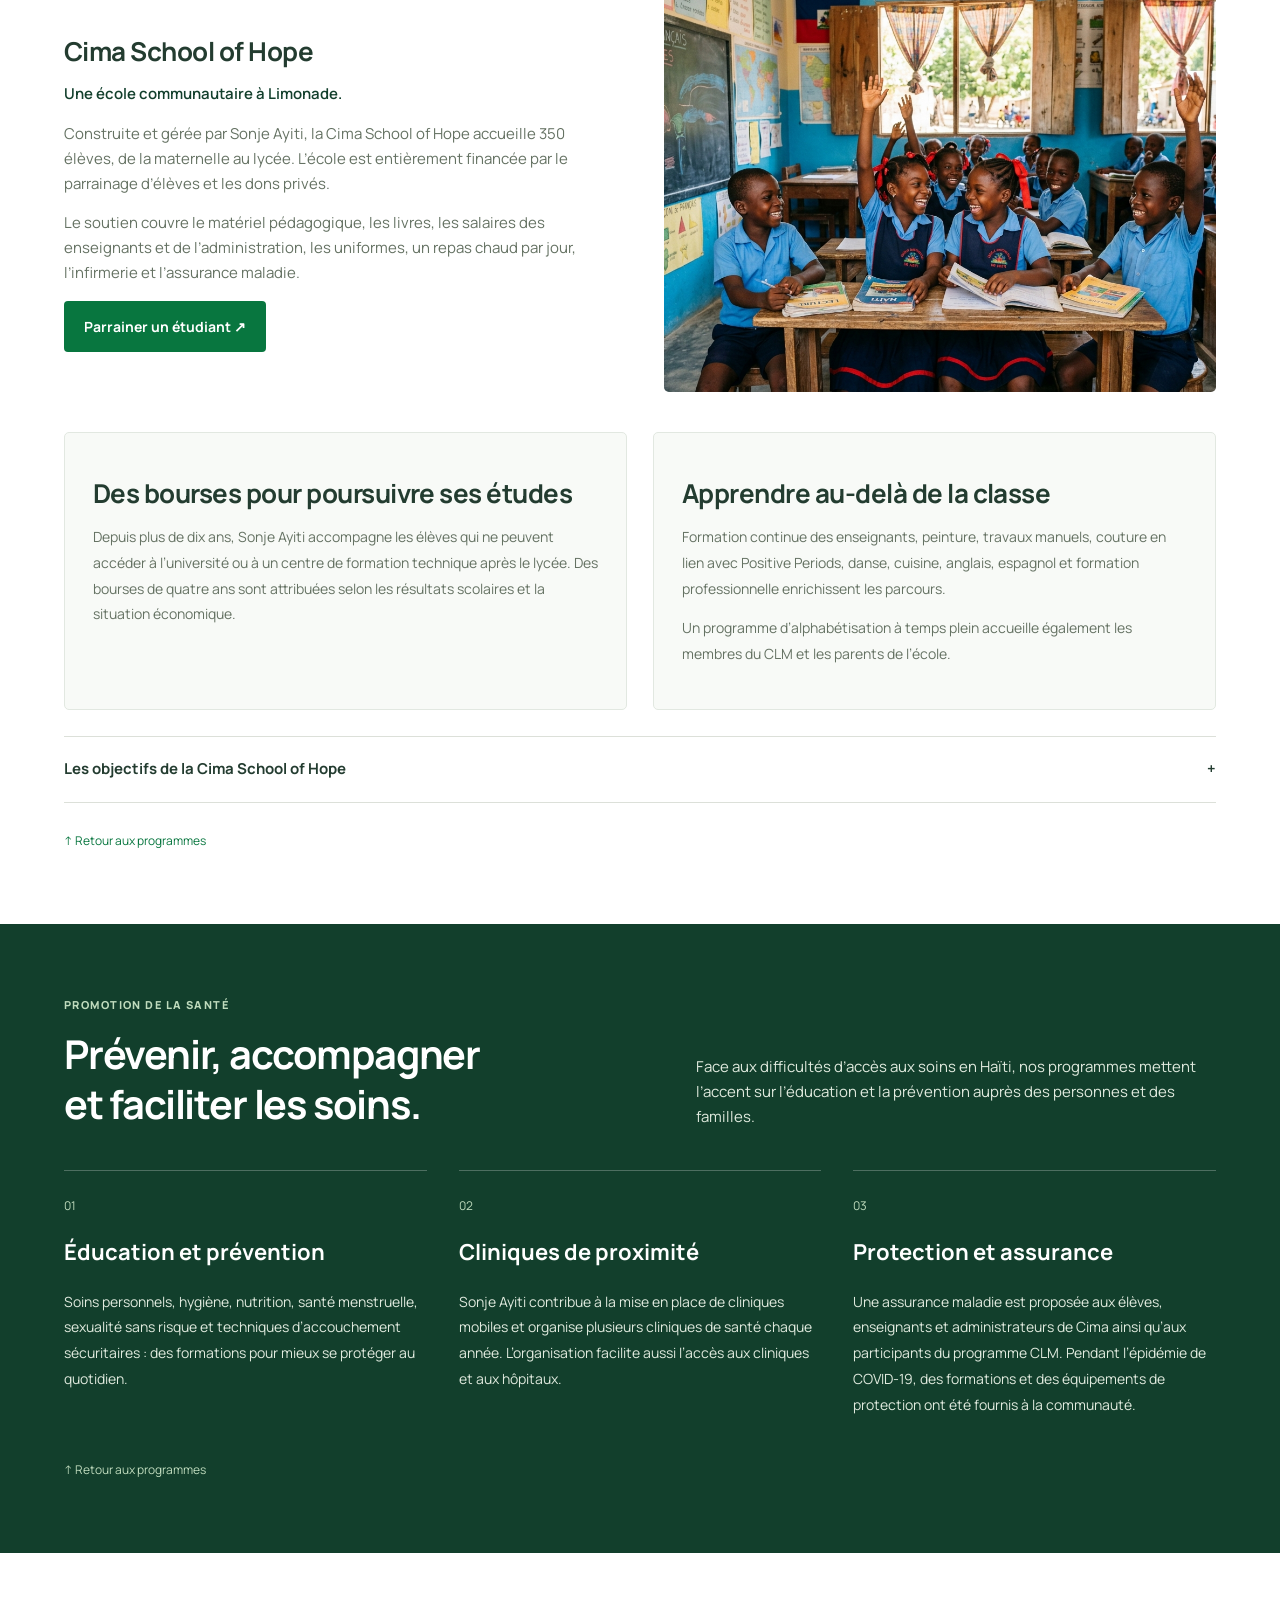
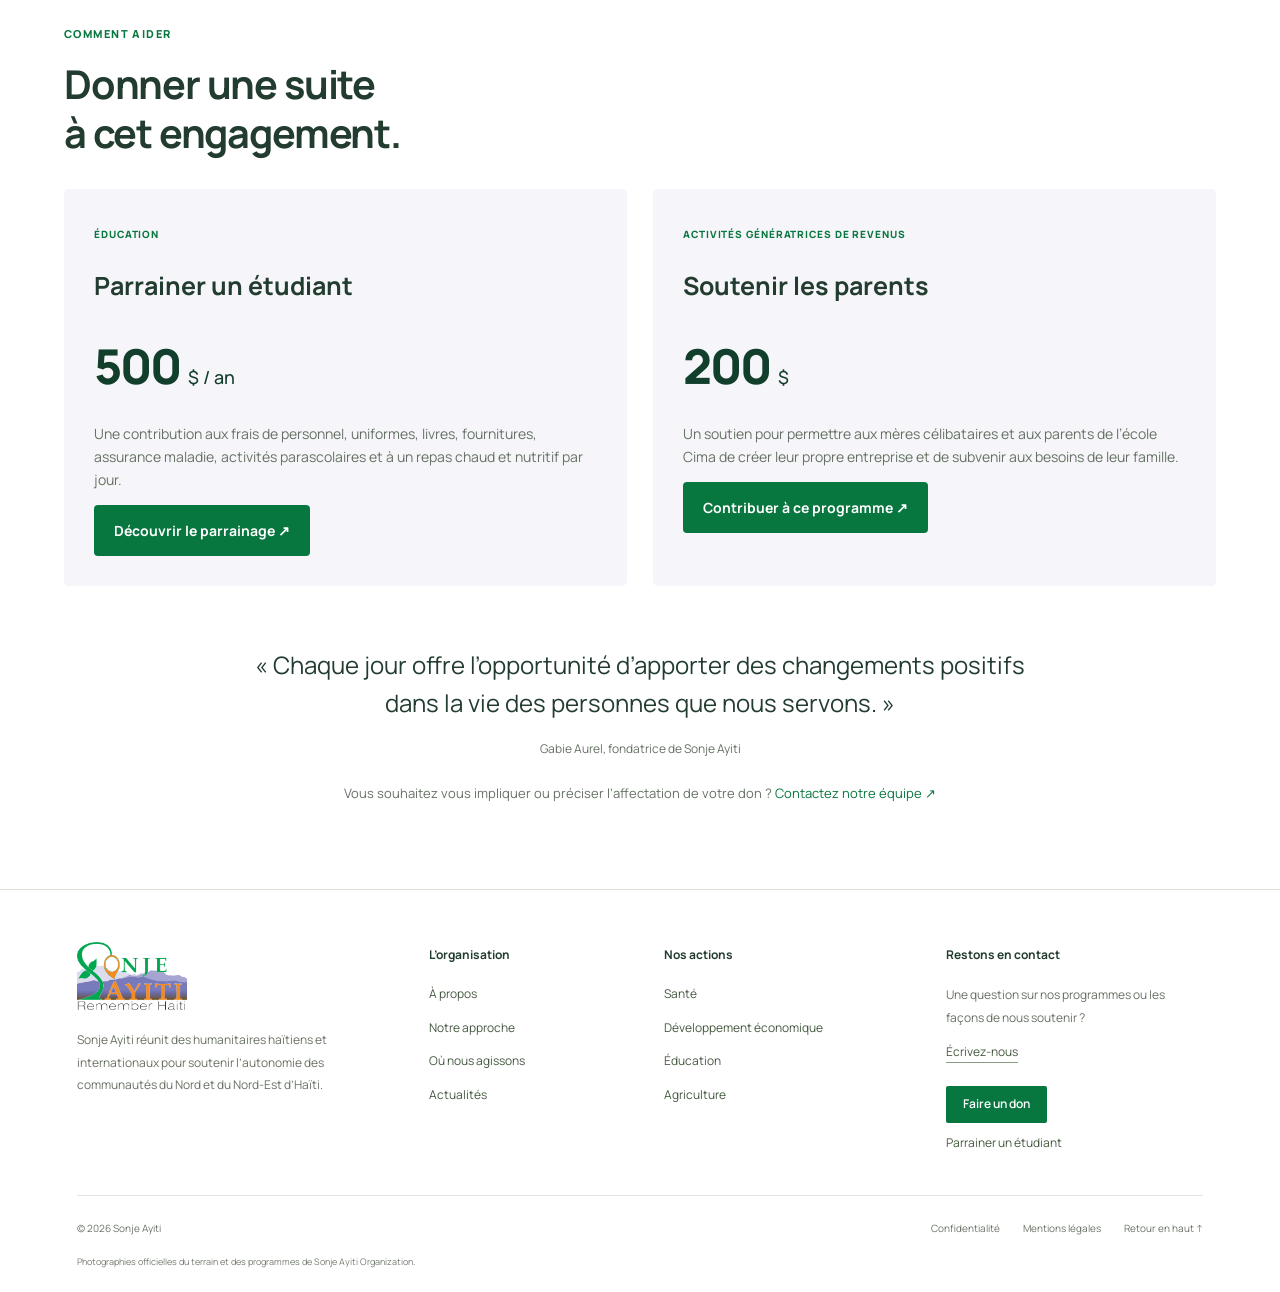
<file: programmes.html>
<!doctype html><html lang="fr"><head><meta charset="utf-8"><meta name="viewport" content="width=device-width,initial-scale=1"><title>Nos programmes — Sonje Ayiti</title><meta name="description" content="Découvrez les programmes de Sonje Ayiti : développement économique, éducation et promotion de la santé, conçus avec les communautés du Nord d’Haïti."><link rel="icon" href="assets/sonje-ayiti-logo.jpg"><link rel="preconnect" href="https://fonts.googleapis.com"><link rel="preconnect" href="https://fonts.gstatic.com" crossorigin><link href="https://fonts.googleapis.com/css2?family=Manrope:wght@400;500;600;700;800&amp;display=swap" rel="stylesheet"><link rel="stylesheet" href="parrainage.css"><link rel="stylesheet" href="programmes-page.css">  <link href="styles.css" rel="stylesheet"/>
  <script defer src="script.js"></script>
  <script defer src="languages.js"></script>
</head><body class="programmes-page"><a class="skip" href="#contenu">Aller au contenu</a><!-- En-tête principal & Navigation -->
<header class="site-header" id="site-header">
<div class="header-container">
<!-- Identité visuelle / Logo sur fond blanc -->
<a aria-label="Sonje Ayiti, accueil" class="brand" href="index.html" onclick="window.location.href='index.html'; window.location.reload(); return false;"><img alt="Sonje Ayiti — Remember Haiti" class="official-logo" decoding="async" height="446" src="assets/sonje-ayiti-logo-cropped-srgb.png" width="721"/></a>
<!-- Bouton Menu Mobile (Hamburger accessible) -->
<button aria-controls="navigation" aria-expanded="false" aria-label="Ouvrir le menu de navigation" class="menu-toggle" id="menu-toggle">
<span class="bar bar-1"></span>
<span class="bar bar-2"></span>
<span class="bar bar-3"></span>
</button>
<!-- Navigation Principale -->
<nav aria-label="Navigation principale" class="site-nav" id="navigation">
<ul class="nav-list main-nav-clean"><li><a class="nav-link-direct" href="index.html" onclick="window.location.href='index.html'; window.location.reload(); return false;" title="Rafraîchir la page d’accueil">Accueil</a></li><li><details class="nav-dropdown minimal-dropdown"><summary aria-controls="minimal-menu-1">À propos<span aria-hidden="true" class="nav-chevron"></span></summary><div class="minimal-menu" id="minimal-menu-1"><a class="minimal-menu-feature" href="qui-sommes-nous.html"><img alt="" loading="lazy" src="assets/sonje-equipe-fondatrice.jpg"/><span>Qui sommes-nous ?<span aria-hidden="true">→</span></span></a><a class="minimal-menu-feature" href="#approche"><img alt="" loading="lazy" src="assets/hero-haiti.jpg"/><span>Notre approche<span aria-hidden="true">→</span></span></a><div class="minimal-menu-links"><h3>L’ORGANISATION</h3><a href="#apropos">Notre conviction<span aria-hidden="true">↗</span></a><a href="#approche">Notre méthode<span aria-hidden="true">↗</span></a><a href="#impact">Zones d’intervention<span aria-hidden="true">↗</span></a><a href="contact.html">Nous contacter<span aria-hidden="true">↗</span></a></div></div></details></li><li><details class="nav-dropdown minimal-dropdown"><summary aria-controls="minimal-menu-2">Programmes<span aria-hidden="true" class="nav-chevron"></span></summary><div class="minimal-menu" id="minimal-menu-2"><a class="minimal-menu-feature" href="programmes.html"><img alt="" loading="lazy" src="assets/hero-haiti.jpg"/><span>Nos quatre axes<span aria-hidden="true">→</span></span></a><a class="minimal-menu-feature" href="#mesure-impact"><img alt="" loading="lazy" src="assets/hero-education.jpg"/><span>Notre impact<span aria-hidden="true">→</span></span></a><div class="minimal-menu-links"><h3>NOS ACTIONS</h3><a href="programmes.html">Tous nos programmes<span aria-hidden="true">↗</span></a><a href="#impact">Où nous agissons<span aria-hidden="true">↗</span></a><a href="#mesure-impact">Impact en chiffres<span aria-hidden="true">↗</span></a><a href="#don">Soutenir nos actions<span aria-hidden="true">↗</span></a></div></div></details></li><li><details class="nav-dropdown minimal-dropdown"><summary aria-controls="minimal-menu-3">Parrainer un étudiant<span aria-hidden="true" class="nav-chevron"></span></summary><div class="minimal-menu" id="minimal-menu-3"><a class="minimal-menu-feature" href="parrainage.html"><img alt="" loading="lazy" src="assets/hero-education.jpg"/><span>Le parrainage<span aria-hidden="true">→</span></span></a><a class="minimal-menu-feature" href="#apropos"><img alt="" loading="lazy" src="assets/hero-haiti.jpg"/><span>Un engagement commun<span aria-hidden="true">→</span></span></a><div class="minimal-menu-links"><h3>SOUTENIR L’ÉDUCATION</h3><a href="parrainage.html">Découvrir le parrainage<span aria-hidden="true">↗</span></a><a href="parrainage.html">Étudiants à parrainer<span aria-hidden="true">↗</span></a><a href="#don">Faire un don<span aria-hidden="true">↗</span></a><a href="contact.html">Écrivez-nous<span aria-hidden="true">↗</span></a></div></div></details></li></ul>

<div class="mobile-navigation"><ul class="mobile-navigation-list">
<li><a class="mobile-nav-direct-reload" href="index.html" onclick="window.location.href='index.html'; window.location.reload(); return false;">Accueil<span aria-hidden="true">↻</span></a></li>
<li><details class="mobile-submenu"><summary>À propos de nous<span aria-hidden="true" class="mobile-submenu-chevron"></span></summary><div class="mobile-submenu-links"><div class="mobile-menu-photos"><a class="mobile-menu-photo" href="qui-sommes-nous.html"><img alt="" decoding="async" height="360" loading="lazy" src="assets/sonje-equipe-fondatrice.jpg" width="640"/><span class="mobile-menu-photo-caption">Qui sommes-nous ?<span aria-hidden="true">→</span></span></a><a class="mobile-menu-photo" href="#approche"><img alt="" decoding="async" height="360" loading="lazy" src="assets/axis-agriculture.jpg" width="640"/><span class="mobile-menu-photo-caption">Notre approche<span aria-hidden="true">→</span></span></a></div><a href="qui-sommes-nous.html">Qui sommes-nous ?<span aria-hidden="true">↗</span></a><p class="mobile-menu-kicker">L’organisation</p><a href="#apropos">Notre conviction<span aria-hidden="true">↗</span></a><a href="#approche">Notre méthode<span aria-hidden="true">↗</span></a></div></details></li>
<li><details class="mobile-submenu"><summary>Blog et actualités<span aria-hidden="true" class="mobile-submenu-chevron"></span></summary><div class="mobile-submenu-links"><div class="mobile-menu-photos"><a class="mobile-menu-photo" href="#actualites"><img alt="" decoding="async" height="360" loading="lazy" src="assets/sponsor-students-group.jpg" width="640"/><span class="mobile-menu-photo-caption">Actualités<span aria-hidden="true">→</span></span></a><a class="mobile-menu-photo" href="album.html"><img alt="" decoding="async" height="360" loading="lazy" src="assets/hero-haiti.jpg" width="640"/><span class="mobile-menu-photo-caption">Album<span aria-hidden="true">→</span></span></a></div><p class="mobile-menu-kicker">Blog et actualités</p><a href="#actualites">Actualités<span aria-hidden="true">↗</span></a><a href="album.html">Album<span aria-hidden="true">↗</span></a></div></details></li>
<li><details class="mobile-submenu"><summary>Notre approche<span aria-hidden="true" class="mobile-submenu-chevron"></span></summary><div class="mobile-submenu-links"><div class="mobile-menu-photos"><a class="mobile-menu-photo" href="#approche"><img alt="" decoding="async" height="360" loading="lazy" src="assets/axis-agriculture.jpg" width="640"/><span class="mobile-menu-photo-caption">Faire ensemble<span aria-hidden="true">→</span></span></a><a class="mobile-menu-photo" href="#impact"><img alt="" decoding="async" height="360" loading="lazy" src="assets/hero-haiti.jpg" width="640"/><span class="mobile-menu-photo-caption">Nos zones d’action<span aria-hidden="true">→</span></span></a></div><p class="mobile-menu-kicker">Notre démarche</p><a href="#approche">Notre démarche participative<span aria-hidden="true">↗</span></a><a href="#impact">Nos zones d’action<span aria-hidden="true">↗</span></a></div></details></li>
<li><details class="mobile-submenu"><summary>Nos programmes<span aria-hidden="true" class="mobile-submenu-chevron"></span></summary><div class="mobile-submenu-links"><div class="mobile-menu-photos"><a class="mobile-menu-photo" href="programmes.html"><img alt="" decoding="async" height="360" loading="lazy" src="assets/axis-education.jpg" width="640"/><span class="mobile-menu-photo-caption">Nos quatre axes<span aria-hidden="true">→</span></span></a><a class="mobile-menu-photo" href="#mesure-impact"><img alt="" decoding="async" height="360" loading="lazy" src="assets/axis-sante.jpg" width="640"/><span class="mobile-menu-photo-caption">Notre impact<span aria-hidden="true">→</span></span></a></div><p class="mobile-menu-kicker">Nos actions</p><a href="programmes.html">Nos quatre domaines d’intervention<span aria-hidden="true">↗</span></a><a href="programmes.html">Explorer les programmes<span aria-hidden="true">↗</span></a></div></details></li>
<li><details class="mobile-submenu"><summary>Nos zones d’intervention<span aria-hidden="true" class="mobile-submenu-chevron"></span></summary><div class="mobile-submenu-links"><div class="mobile-menu-photos"><a class="mobile-menu-photo" href="#impact"><img alt="" decoding="async" height="360" loading="lazy" src="assets/hero-haiti.jpg" width="640"/><span class="mobile-menu-photo-caption">Le Grand Nord<span aria-hidden="true">→</span></span></a><a class="mobile-menu-photo" href="#don"><img alt="" decoding="async" height="360" loading="lazy" src="assets/axis-agriculture.jpg" width="640"/><span class="mobile-menu-photo-caption">Soutenir nos actions<span aria-hidden="true">→</span></span></a></div><p class="mobile-menu-kicker">Notre présence</p><a href="#impact">Nord et Nord-Est d’Haïti<span aria-hidden="true">↗</span></a><a href="#don">Soutenir nos zones d’action<span aria-hidden="true">↗</span></a></div></details></li>
<li><details class="mobile-submenu"><summary>Notre impact<span aria-hidden="true" class="mobile-submenu-chevron"></span></summary><div class="mobile-submenu-links"><div class="mobile-menu-photos"><a class="mobile-menu-photo" href="#mesure-impact"><img alt="" decoding="async" height="360" loading="lazy" src="assets/axis-economie.jpg" width="640"/><span class="mobile-menu-photo-caption">Notre impact<span aria-hidden="true">→</span></span></a><a class="mobile-menu-photo" href="programmes.html"><img alt="" decoding="async" height="360" loading="lazy" src="assets/axis-education.jpg" width="640"/><span class="mobile-menu-photo-caption">Nos programmes<span aria-hidden="true">→</span></span></a></div><p class="mobile-menu-kicker">Une ambition commune</p><a href="#mesure-impact">Notre impact en chiffres<span aria-hidden="true">↗</span></a><a href="qui-sommes-nous.html">En savoir plus<span aria-hidden="true">↗</span></a></div></details></li>
<li><details class="mobile-submenu"><summary>Parrainer un étudiant<span aria-hidden="true" class="mobile-submenu-chevron"></span></summary><div class="mobile-submenu-links"><div class="mobile-menu-photos"><a class="mobile-menu-photo" href="parrainage.html"><img alt="" decoding="async" height="360" loading="lazy" src="assets/sponsor-student-woman.jpg" width="640"/><span class="mobile-menu-photo-caption">Le parrainage<span aria-hidden="true">→</span></span></a><a class="mobile-menu-photo" href="parrainage.html"><img alt="" decoding="async" height="360" loading="lazy" src="assets/sponsor-student-man.jpg" width="640"/><span class="mobile-menu-photo-caption">Les étudiants<span aria-hidden="true">→</span></span></a></div><p class="mobile-menu-kicker">Soutenir l’éducation</p><a href="parrainage.html">Découvrir le parrainage<span aria-hidden="true">↗</span></a><a href="parrainage.html">Étudiants à parrainer<span aria-hidden="true">↗</span></a><a href="contact.html">Contacter l’équipe<span aria-hidden="true">↗</span></a></div></details></li>
<li><a href="contact.html">Contact<span aria-hidden="true">↗</span></a></li>
</ul><a class="mobile-navigation-donate" href="don.html">Faites un don maintenant</a></div>
</nav>
<!-- Bouton d'action Don En-tête -->
<div class="nav-tools"><button aria-controls="site-search" aria-expanded="false" aria-label="Rechercher dans le site" class="nav-search-toggle"><svg aria-hidden="true" fill="none" height="25" stroke="currentColor" stroke-width="2" viewbox="0 0 24 24" width="25"><circle cx="10.5" cy="10.5" r="7.5"></circle><path d="m16 16 5 5"></path></svg></button><label class="nav-language language-switch"><svg aria-hidden="true" fill="none" height="22" stroke="currentColor" stroke-width="1.6" viewbox="0 0 24 24" width="22"><circle cx="12" cy="12" r="9"></circle><ellipse cx="12" cy="12" rx="4" ry="9"></ellipse><path d="M3 12h18"></path></svg><select aria-label="Langue / Language / Idioma" id="site-language"><option value="fr">FR</option><option value="en">EN</option><option value="es">ES</option></select></label></div></div>
<div class="site-search" hidden="" id="site-search"><label for="site-search-input">Rechercher une rubrique</label><input autocomplete="off" id="site-search-input" placeholder="Éducation, don, parrainage…" type="search"/><ul aria-label="Résultats de recherche" id="site-search-results"></ul><p id="search-status" role="status"></p></div></header><main id="contenu"><section class="programmes-intro wrap"><div><p class="eyebrow">AGIR AVEC LES COMMUNAUTÉS</p><h1>Nos programmes<span>.</span></h1><p class="intro-lead">Construire les conditions d’un avenir autonome en Haïti.</p><p>Au fil des ans, Sonje Ayiti a mené de nombreux projets pour améliorer les conditions de vie des populations du Nord d’Haïti. Trois axes structurent cette action : le développement économique, l’éducation et la promotion de la santé.</p><div class="actions"><a class="button" href="#nos-programmes">Découvrir nos programmes ↓</a><a class="text-link" href="don.html">Faire un don ↗</a></div></div><figure><img src="assets/sonje-communaute-reunion.jpg" alt="Rencontre avec les membres de la communauté — Sonje Ayiti" fetchpriority="high"><figcaption>Une démarche collective, au plus près des besoins.</figcaption></figure></section><section class="participation"><div class="wrap"><div><p class="eyebrow">NOTRE APPROCHE</p><h2>Faire avec<br>les communautés.</h2></div><div><p>Nos programmes sont conçus par les membres de la communauté, dans un effort concerté pour <strong>écouter, évaluer, éduquer, rééduquer, créer et mettre en œuvre.</strong></p><p>Nous privilégions une approche participative pour favoriser une communauté autonome et capable de répondre durablement à ses besoins.</p></div></div></section><section class="wrap programmes-overview" id="nos-programmes"><p class="eyebrow">TROIS AXES COMPLÉMENTAIRES</p><h2>Des programmes pour avancer.</h2><div class="overview-grid"><a class="overview-card" href="#economie"><img src="assets/sonje-economie-commerce.jpg" alt="Activité économique locale" loading="lazy"><div><span>01 · ENTREPRENDRE</span><h3>Développement économique</h3><p>Accompagner les familles vers des moyens de subsistance durables.</p><strong>Explorer les initiatives ↗</strong></div></a><a class="overview-card" href="#education"><img src="assets/sonje-education-graduation.jpg" alt="Célébration d’un parcours de formation" loading="lazy"><div><span>02 · APPRENDRE</span><h3>Éducation</h3><p>Permettre aux enfants, aux jeunes et aux adultes de construire leur avenir.</p><strong>Découvrir les programmes ↗</strong></div></a><a class="overview-card" href="#sante"><img src="assets/sonje-sante-formation.jpg" alt="Formation à l’hygiène et à la prévention" loading="lazy"><div><span>03 · PRENDRE SOIN</span><h3>Promotion de la santé</h3><p>Prévenir, sensibiliser et faciliter l’accès aux soins de proximité.</p><strong>Découvrir nos actions ↗</strong></div></a></div></section><section class="programme-detail economic" id="economie"><div class="wrap"><div class="detail-heading"><div><p class="eyebrow">DÉVELOPPEMENT ÉCONOMIQUE</p><h2>Des ressources pour<br>construire son autonomie.</h2></div><p>Dans plusieurs communautés rurales, nos programmes associent formation, accompagnement personnel et activités génératrices de revenus.</p></div><div class="project-grid"><article class="project"><span class="project-tag">18 MOIS · AVEC FONKOZE</span><h3>Chimen Lavi Miyo</h3><p class="project-subtitle">Une voie pour sortir de la pauvreté.</p><p>Le programme CLM aide les familles les plus vulnérables à briser le cercle de l’extrême pauvreté. En 18 mois, les participants acquièrent les outils nécessaires pour assurer durablement leur subsistance.</p><p>En partenariat avec FONKOZE, plus de 500 familles ont bénéficié d’un accompagnement multidimensionnel : soins de santé, assainissement du domicile et création d’une petite entreprise. Des conseillers personnels les accompagnent à chaque étape.</p></article><article class="project"><span class="project-tag">16 MOIS · ACCOMPAGNEMENT HEBDOMADAIRE</span><h3>Kore Manman Pou Klere Timoun</h3><p class="project-subtitle">Soutenir les mères pour l’avenir de leurs enfants.</p><p>Ce programme de coaching intensif accompagne 500 jeunes mères célibataires de 18 à 35 ans. Il associe des formations pratiques à la fabrication de détergents, condiments, cosmétiques et boissons, des compétences en gestion et des kits de démarrage.</p><p>Les participantes gèrent 25 Associations villageoises d’épargne et de crédit (AVEC). Leur épargne leur permet d’accéder à des prêts pour développer ou consolider leurs activités, avec un suivi hebdomadaire.</p></article></div><article class="agriculture-project" id="agriculture"><img src="assets/axis-agriculture.jpg" alt="Agriculture et production locale" loading="lazy"><div><span class="project-tag">AGRICULTURE ET ALIMENTATION</span><h3>Faire grandir les ressources locales.</h3><p>Les initiatives agricoles et alimentaires complètent le développement économique des communautés.</p><ul><li><strong>Passing the Gift :</strong> distribution de chèvres et de poulets aux familles et aux étudiants les plus vulnérables.</li><li>Banque de semences et outils pour les jardins communautaires.</li><li>Poulaillers gérés par les membres de la communauté.</li><li>Assistance technique aux associations communautaires.</li></ul></div></article><a class="back-to-programmes" href="#nos-programmes">↑ Retour aux programmes</a></div></section><section class="programme-detail wrap" id="education"><div class="detail-heading"><div><p class="eyebrow">ÉDUCATION</p><h2>Apprendre aujourd’hui.<br>Ouvrir les possibles.</h2></div><p>Pour Sonje Ayiti, l’éducation permet de développer son esprit critique, de contribuer à la société et de bâtir un avenir pour soi-même et sa famille.</p></div><div class="school-feature"><div><h3>Cima School of Hope</h3><p class="project-subtitle">Une école communautaire à Limonade.</p><p>Construite et gérée par Sonje Ayiti, la Cima School of Hope accueille 350 élèves, de la maternelle au lycée. L’école est entièrement financée par le parrainage d’élèves et les dons privés.</p><p>Le soutien couvre le matériel pédagogique, les livres, les salaires des enseignants et de l’administration, les uniformes, un repas chaud par jour, l’infirmerie et l’assurance maladie.</p><a class="button" href="parrainage.html">Parrainer un étudiant ↗</a></div><img src="assets/axis-education.jpg" alt="L’éducation au cœur des programmes de Sonje Ayiti" loading="lazy"></div><div class="project-grid education-projects"><article class="project"><h3>Des bourses pour poursuivre ses études</h3><p>Depuis plus de dix ans, Sonje Ayiti accompagne les élèves qui ne peuvent accéder à l’université ou à un centre de formation technique après le lycée. Des bourses de quatre ans sont attribuées selon les résultats scolaires et la situation économique.</p></article><article class="project"><h3>Apprendre au-delà de la classe</h3><p>Formation continue des enseignants, peinture, travaux manuels, couture en lien avec Positive Periods, danse, cuisine, anglais, espagnol et formation professionnelle enrichissent les parcours.</p><p>Un programme d’alphabétisation à temps plein accueille également les membres du CLM et les parents de l’école.</p></article></div><details class="school-objectives"><summary>Les objectifs de la Cima School of Hope <span aria-hidden="true">+</span></summary><ul><li>Garantir une éducation primaire et professionnelle de qualité, l’accès aux soins et la protection contre la violence et les abus.</li><li>Développer les compétences nécessaires pour améliorer les conditions de vie, au-delà des matières scolaires.</li><li>Initier les élèves aux compétences pratiques et aux technologies de l’information et de la communication.</li><li>Accompagner les parents pour qu’ils participent à la réussite scolaire de leurs enfants.</li><li>Endiguer la délinquance juvénile et le travail des enfants au niveau local.</li><li>Réintégrer les enfants ayant quitté l’école pour pêcher et subvenir aux besoins de leur famille.</li><li>Réduire les grossesses précoces et non désirées chez les jeunes filles.</li></ul></details><a class="back-to-programmes" href="#nos-programmes">↑ Retour aux programmes</a></section><section class="health-section" id="sante"><div class="wrap"><div class="detail-heading"><div><p class="eyebrow">PROMOTION DE LA SANTÉ</p><h2>Prévenir, accompagner<br>et faciliter les soins.</h2></div><p>Face aux difficultés d’accès aux soins en Haïti, nos programmes mettent l’accent sur l’éducation et la prévention auprès des personnes et des familles.</p></div><div class="health-grid"><article><span>01</span><h3>Éducation et prévention</h3><p>Soins personnels, hygiène, nutrition, santé menstruelle, sexualité sans risque et techniques d’accouchement sécuritaires : des formations pour mieux se protéger au quotidien.</p></article><article><span>02</span><h3>Cliniques de proximité</h3><p>Sonje Ayiti contribue à la mise en place de cliniques mobiles et organise plusieurs cliniques de santé chaque année. L’organisation facilite aussi l’accès aux cliniques et aux hôpitaux.</p></article><article><span>03</span><h3>Protection et assurance</h3><p>Une assurance maladie est proposée aux élèves, enseignants et administrateurs de Cima ainsi qu’aux participants du programme CLM. Pendant l’épidémie de COVID-19, des formations et des équipements de protection ont été fournis à la communauté.</p></article></div><a class="back-to-programmes" href="#nos-programmes">↑ Retour aux programmes</a></div></section><section class="help-section wrap" id="participer"><p class="eyebrow">COMMENT AIDER</p><h2>Donner une suite<br>à cet engagement.</h2><div class="help-grid"><article><span>ÉDUCATION</span><h3>Parrainer un étudiant</h3><p class="help-amount">500 <small>$ / an</small></p><p>Une contribution aux frais de personnel, uniformes, livres, fournitures, assurance maladie, activités parascolaires et à un repas chaud et nutritif par jour.</p><a class="button" href="parrainage.html">Découvrir le parrainage ↗</a></article><article><span>ACTIVITÉS GÉNÉRATRICES DE REVENUS</span><h3>Soutenir les parents</h3><p class="help-amount">200 <small>$</small></p><p>Un soutien pour permettre aux mères célibataires et aux parents de l’école Cima de créer leur propre entreprise et de subvenir aux besoins de leur famille.</p><a class="button" href="don.html">Contribuer à ce programme ↗</a></article></div><blockquote>« Chaque jour offre l’opportunité d’apporter des changements positifs dans la vie des personnes que nous servons. »<cite>Gabie Aurel, fondatrice de Sonje Ayiti</cite></blockquote><p class="help-contact">Vous souhaitez vous impliquer ou préciser l’affectation de votre don ? <a href="https://sonje-ayiti.org/contact/">Contactez notre équipe ↗</a></p></section></main><!-- PIED DE PAGE DU SITE (Design d'Excellence — Charte Graphique Sonje Ayiti) -->
<footer class="plain-footer" id="pied-de-page"><div class="plain-footer-inner"><div class="plain-footer-grid"><div class="plain-footer-about"><a aria-label="Sonje Ayiti, accueil" href="#site-header"><img alt="Sonje Ayiti — Remember Haiti" height="446" loading="lazy" src="assets/sonje-ayiti-logo-cropped-srgb.png" width="721"/></a><p>Sonje Ayiti réunit des humanitaires haïtiens et internationaux pour soutenir l’autonomie des communautés du Nord et du Nord-Est d’Haïti.</p></div><nav aria-label="L’organisation"><h2>L’organisation</h2><a href="#apropos">À propos</a><a href="#approche">Notre approche</a><a href="#impact">Où nous agissons</a><a href="#actualites">Actualités</a></nav><nav aria-label="Nos actions"><h2>Nos actions</h2><a href="programmes.html#sante">Santé</a><a href="programmes.html#economie">Développement économique</a><a href="programmes.html#education">Éducation</a><a href="programmes.html#agriculture">Agriculture</a></nav><div class="plain-footer-contact" id="contact"><h2>Restons en contact</h2><p>Une question sur nos programmes ou les façons de nous soutenir ?</p><a class="plain-footer-email" href="contact.html">Écrivez-nous</a><div class="plain-footer-support"><a href="don.html">Faire un don</a><a href="parrainage.html">Parrainer un étudiant</a></div></div></div><div class="plain-footer-bottom"><p>© <span id="year">2026</span> Sonje Ayiti</p><div><button id="privacy-button" type="button">Confidentialité</button><button id="terms-button" type="button">Mentions légales</button><a href="#site-header">Retour en haut ↑</a></div></div><p class="plain-footer-note">Photographies officielles du terrain et des programmes de Sonje Ayiti Organization.</p></div></footer>
<!-- MODALE NATIVE ACCESSIBLE (Programme, Don, Mentions) -->
<dialog aria-describedby="dialog-text" aria-labelledby="dialog-title" class="custom-dialog" id="info-dialog">
<div class="dialog-inner">
<button aria-label="Fermer la boîte de dialogue" class="close-dialog" id="close-dialog">✕</button>
<div class="dialog-eyebrow" id="dialog-eyebrow">SONJE AYITI · ACTION COMMUNAUTAIRE</div>
<h2 class="dialog-heading" id="dialog-title">Titre de la fenêtre</h2>
<div class="dialog-body-text" id="dialog-text">
        Contenu détaillé de la présentation.
      </div>
<!-- Bloc interactif Don si sélectionné -->
<div class="dialog-actions">
<button class="btn btn-secondary" id="dialog-cancel">Fermer</button>
</div>
</div>
</dialog></body></html>
</file>
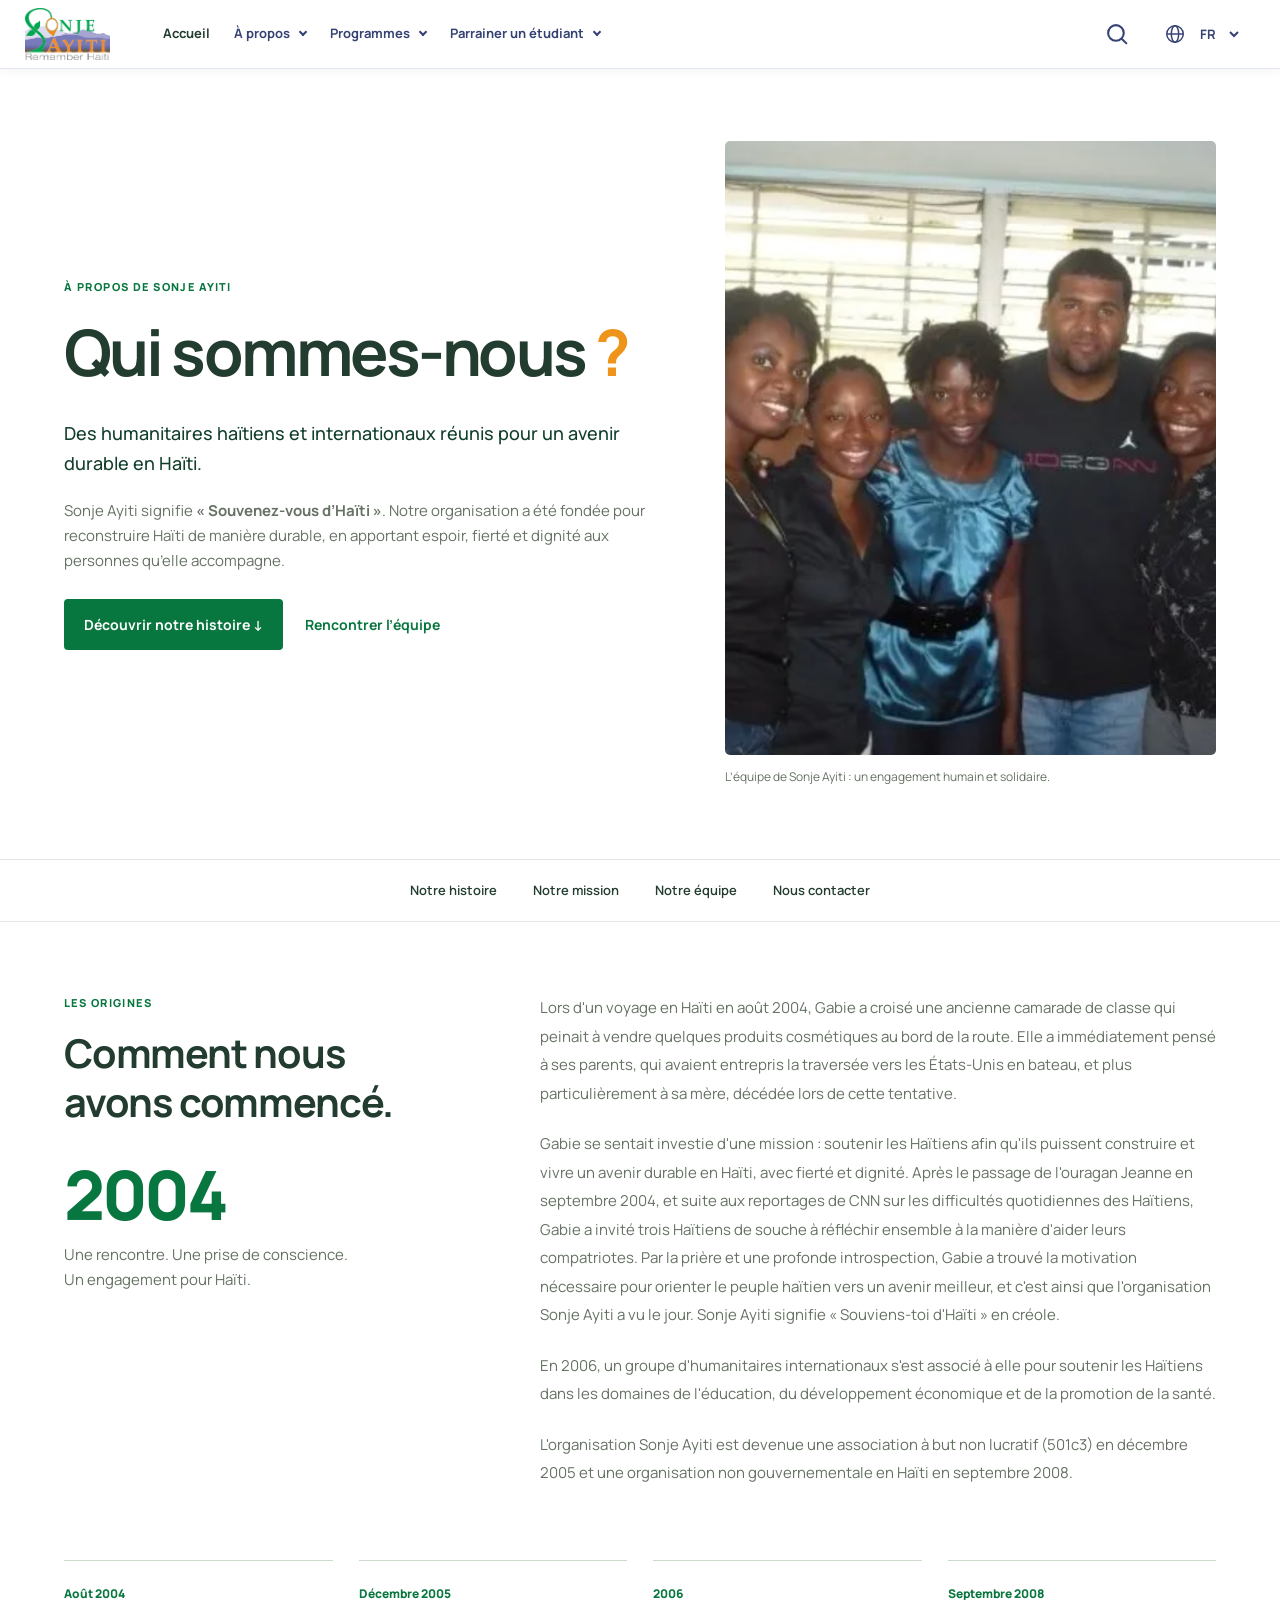
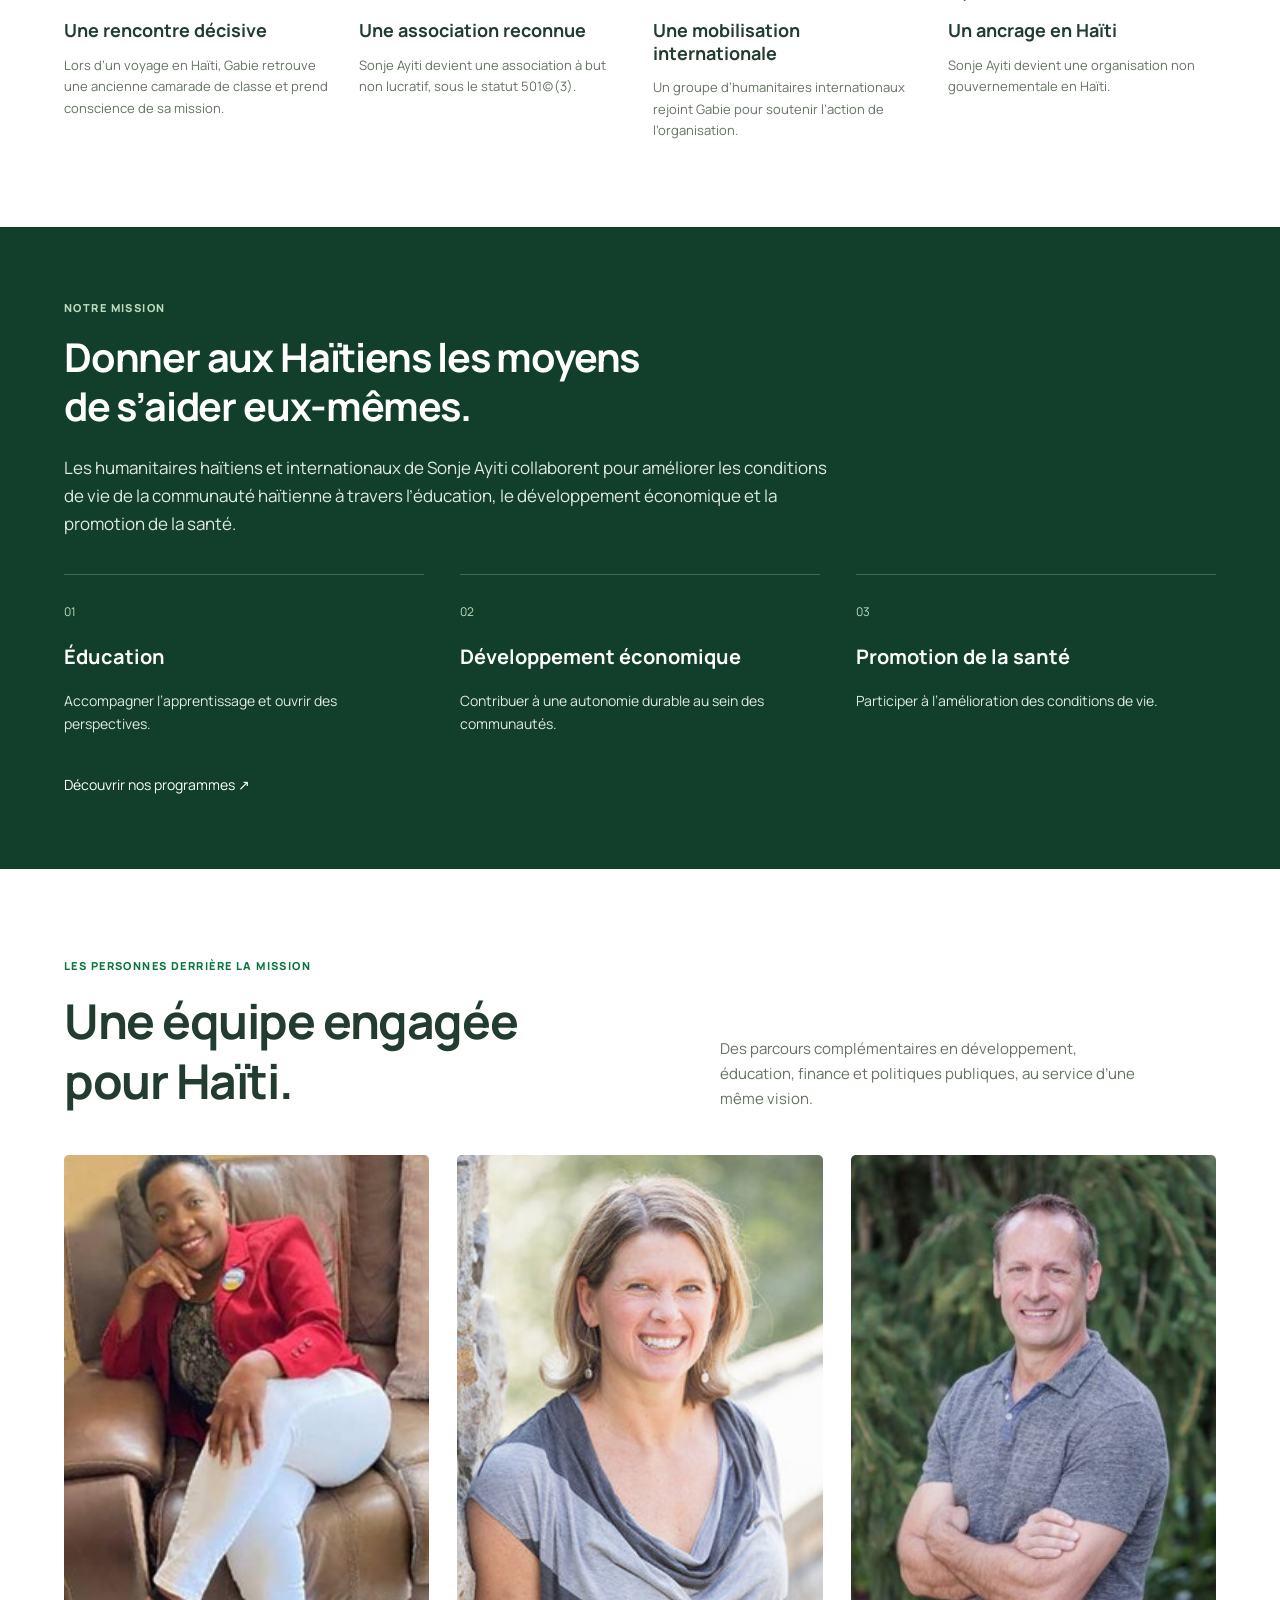
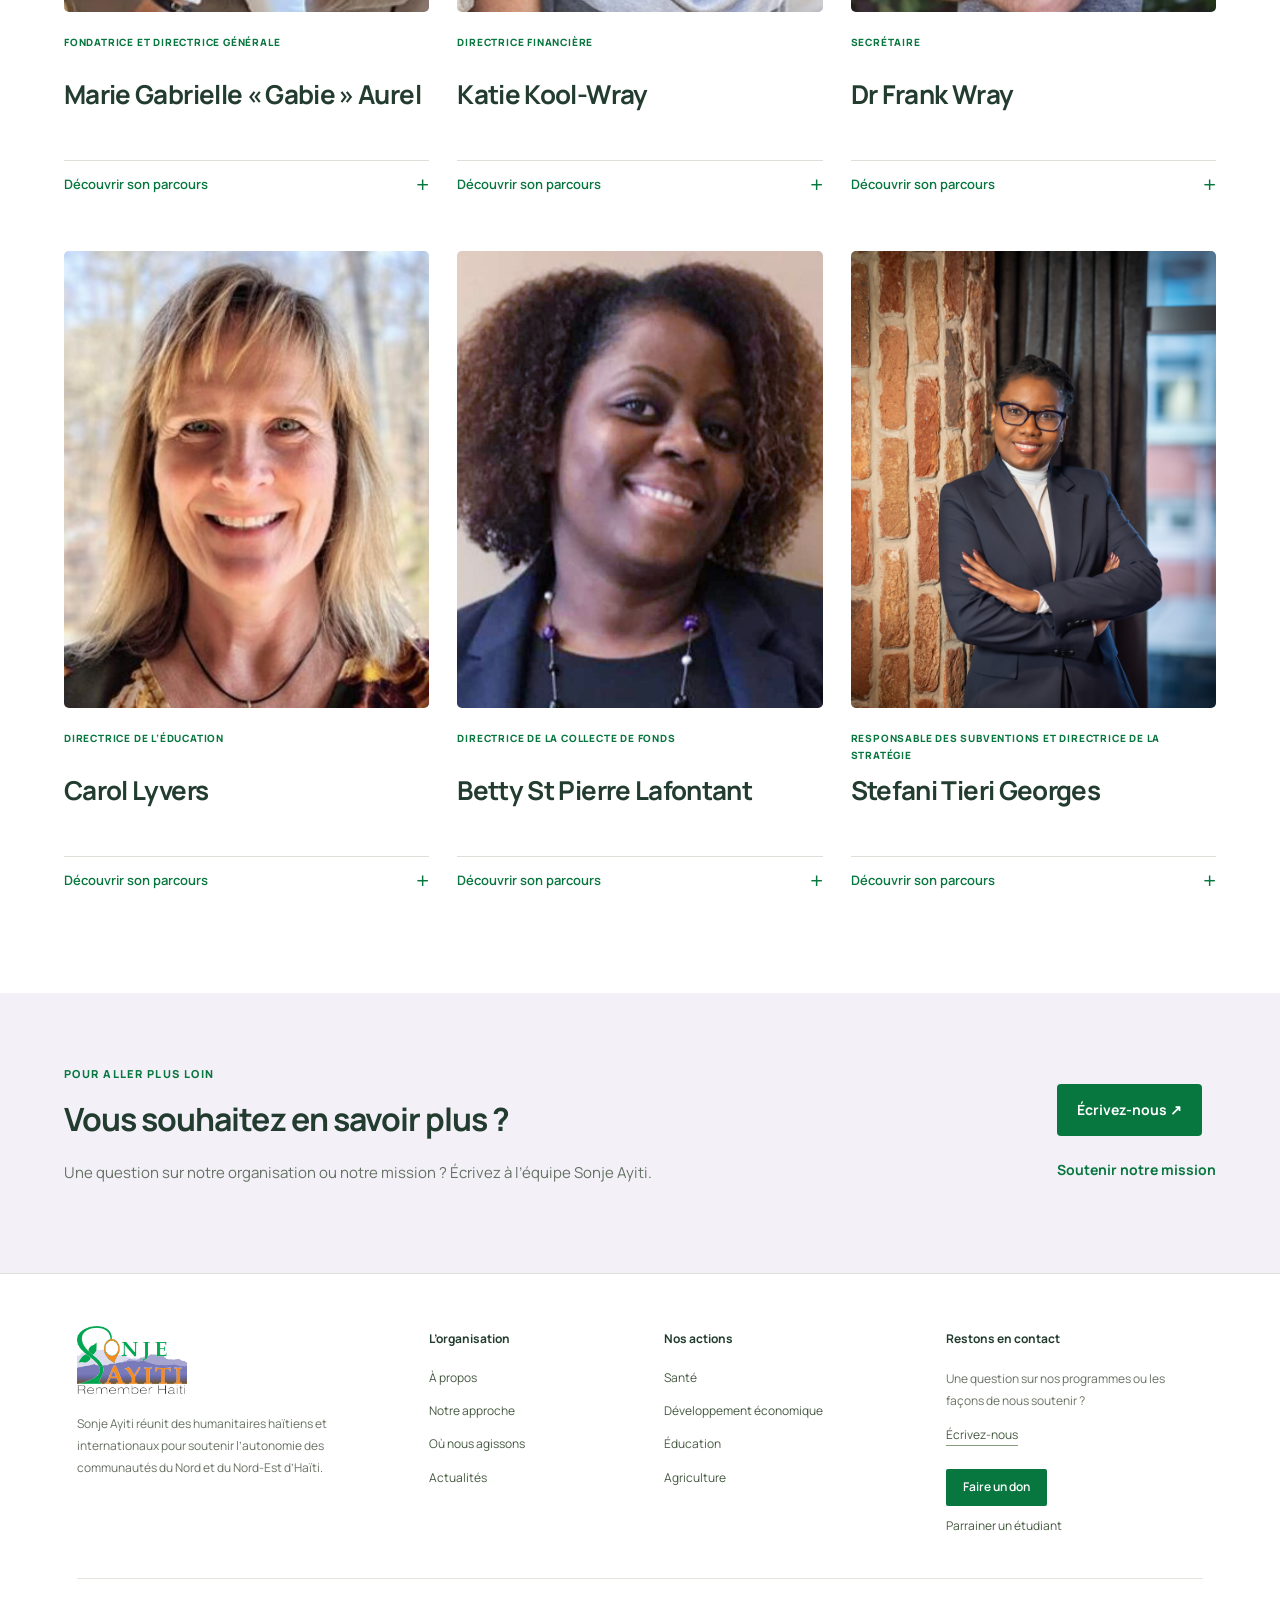
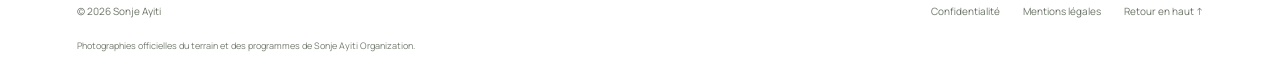
<file: qui-sommes-nous.html>
<!doctype html><html lang="fr"><head><meta charset="utf-8"><meta name="viewport" content="width=device-width,initial-scale=1"><title>Qui sommes-nous — Sonje Ayiti</title><meta name="description" content="Découvrez l’histoire, la mission et l’équipe de Sonje Ayiti, une organisation engagée pour l’autonomie des communautés haïtiennes."><link rel="icon" href="assets/sonje-ayiti-logo.jpg"><link rel="preconnect" href="https://fonts.googleapis.com"><link rel="preconnect" href="https://fonts.gstatic.com" crossorigin><link href="https://fonts.googleapis.com/css2?family=Manrope:wght@400;500;600;700;800&amp;display=swap" rel="stylesheet"><link rel="stylesheet" href="parrainage.css"><link rel="stylesheet" href="qui-sommes-nous.css?v=team-editorial">  <link href="styles.css" rel="stylesheet"/>
  <script defer src="script.js"></script>
  <script defer src="languages.js"></script>
</head><body class="about-page"><a class="skip" href="#contenu">Aller au contenu</a><!-- En-tête principal & Navigation -->
<header class="site-header" id="site-header">
<div class="header-container">
<!-- Identité visuelle / Logo sur fond blanc -->
<a aria-label="Sonje Ayiti, accueil" class="brand" href="index.html" onclick="window.location.href='index.html'; window.location.reload(); return false;"><img alt="Sonje Ayiti — Remember Haiti" class="official-logo" decoding="async" height="446" src="assets/sonje-ayiti-logo-cropped-srgb.png" width="721"/></a>
<!-- Bouton Menu Mobile (Hamburger accessible) -->
<button aria-controls="navigation" aria-expanded="false" aria-label="Ouvrir le menu de navigation" class="menu-toggle" id="menu-toggle">
<span class="bar bar-1"></span>
<span class="bar bar-2"></span>
<span class="bar bar-3"></span>
</button>
<!-- Navigation Principale -->
<nav aria-label="Navigation principale" class="site-nav" id="navigation">
<ul class="nav-list main-nav-clean"><li><a class="nav-link-direct" href="index.html" onclick="window.location.href='index.html'; window.location.reload(); return false;" title="Rafraîchir la page d’accueil">Accueil</a></li><li><details class="nav-dropdown minimal-dropdown"><summary aria-controls="minimal-menu-1">À propos<span aria-hidden="true" class="nav-chevron"></span></summary><div class="minimal-menu" id="minimal-menu-1"><a class="minimal-menu-feature" href="qui-sommes-nous.html"><img alt="" loading="lazy" src="assets/sonje-equipe-fondatrice.jpg"/><span>Qui sommes-nous ?<span aria-hidden="true">→</span></span></a><a class="minimal-menu-feature" href="#approche"><img alt="" loading="lazy" src="assets/hero-haiti.jpg"/><span>Notre approche<span aria-hidden="true">→</span></span></a><div class="minimal-menu-links"><h3>L’ORGANISATION</h3><a href="#apropos">Notre conviction<span aria-hidden="true">↗</span></a><a href="#approche">Notre méthode<span aria-hidden="true">↗</span></a><a href="#impact">Zones d’intervention<span aria-hidden="true">↗</span></a><a href="contact.html">Nous contacter<span aria-hidden="true">↗</span></a></div></div></details></li><li><details class="nav-dropdown minimal-dropdown"><summary aria-controls="minimal-menu-2">Programmes<span aria-hidden="true" class="nav-chevron"></span></summary><div class="minimal-menu" id="minimal-menu-2"><a class="minimal-menu-feature" href="programmes.html"><img alt="" loading="lazy" src="assets/hero-haiti.jpg"/><span>Nos quatre axes<span aria-hidden="true">→</span></span></a><a class="minimal-menu-feature" href="#mesure-impact"><img alt="" loading="lazy" src="assets/hero-education.jpg"/><span>Notre impact<span aria-hidden="true">→</span></span></a><div class="minimal-menu-links"><h3>NOS ACTIONS</h3><a href="programmes.html">Tous nos programmes<span aria-hidden="true">↗</span></a><a href="#impact">Où nous agissons<span aria-hidden="true">↗</span></a><a href="#mesure-impact">Impact en chiffres<span aria-hidden="true">↗</span></a><a href="#don">Soutenir nos actions<span aria-hidden="true">↗</span></a></div></div></details></li><li><details class="nav-dropdown minimal-dropdown"><summary aria-controls="minimal-menu-3">Parrainer un étudiant<span aria-hidden="true" class="nav-chevron"></span></summary><div class="minimal-menu" id="minimal-menu-3"><a class="minimal-menu-feature" href="parrainage.html"><img alt="" loading="lazy" src="assets/hero-education.jpg"/><span>Le parrainage<span aria-hidden="true">→</span></span></a><a class="minimal-menu-feature" href="#apropos"><img alt="" loading="lazy" src="assets/hero-haiti.jpg"/><span>Un engagement commun<span aria-hidden="true">→</span></span></a><div class="minimal-menu-links"><h3>SOUTENIR L’ÉDUCATION</h3><a href="parrainage.html">Découvrir le parrainage<span aria-hidden="true">↗</span></a><a href="parrainage.html">Étudiants à parrainer<span aria-hidden="true">↗</span></a><a href="#don">Faire un don<span aria-hidden="true">↗</span></a><a href="contact.html">Écrivez-nous<span aria-hidden="true">↗</span></a></div></div></details></li></ul>

<div class="mobile-navigation"><ul class="mobile-navigation-list">
<li><a class="mobile-nav-direct-reload" href="index.html" onclick="window.location.href='index.html'; window.location.reload(); return false;">Accueil<span aria-hidden="true">↻</span></a></li>
<li><details class="mobile-submenu"><summary>À propos de nous<span aria-hidden="true" class="mobile-submenu-chevron"></span></summary><div class="mobile-submenu-links"><div class="mobile-menu-photos"><a class="mobile-menu-photo" href="qui-sommes-nous.html"><img alt="" decoding="async" height="360" loading="lazy" src="assets/sonje-equipe-fondatrice.jpg" width="640"/><span class="mobile-menu-photo-caption">Qui sommes-nous ?<span aria-hidden="true">→</span></span></a><a class="mobile-menu-photo" href="#approche"><img alt="" decoding="async" height="360" loading="lazy" src="assets/axis-agriculture.jpg" width="640"/><span class="mobile-menu-photo-caption">Notre approche<span aria-hidden="true">→</span></span></a></div><a href="qui-sommes-nous.html">Qui sommes-nous ?<span aria-hidden="true">↗</span></a><p class="mobile-menu-kicker">L’organisation</p><a href="#apropos">Notre conviction<span aria-hidden="true">↗</span></a><a href="#approche">Notre méthode<span aria-hidden="true">↗</span></a></div></details></li>
<li><details class="mobile-submenu"><summary>Blog et actualités<span aria-hidden="true" class="mobile-submenu-chevron"></span></summary><div class="mobile-submenu-links"><div class="mobile-menu-photos"><a class="mobile-menu-photo" href="#actualites"><img alt="" decoding="async" height="360" loading="lazy" src="assets/sponsor-students-group.jpg" width="640"/><span class="mobile-menu-photo-caption">Actualités<span aria-hidden="true">→</span></span></a><a class="mobile-menu-photo" href="album.html"><img alt="" decoding="async" height="360" loading="lazy" src="assets/hero-haiti.jpg" width="640"/><span class="mobile-menu-photo-caption">Album<span aria-hidden="true">→</span></span></a></div><p class="mobile-menu-kicker">Blog et actualités</p><a href="#actualites">Actualités<span aria-hidden="true">↗</span></a><a href="album.html">Album<span aria-hidden="true">↗</span></a></div></details></li>
<li><details class="mobile-submenu"><summary>Notre approche<span aria-hidden="true" class="mobile-submenu-chevron"></span></summary><div class="mobile-submenu-links"><div class="mobile-menu-photos"><a class="mobile-menu-photo" href="#approche"><img alt="" decoding="async" height="360" loading="lazy" src="assets/axis-agriculture.jpg" width="640"/><span class="mobile-menu-photo-caption">Faire ensemble<span aria-hidden="true">→</span></span></a><a class="mobile-menu-photo" href="#impact"><img alt="" decoding="async" height="360" loading="lazy" src="assets/hero-haiti.jpg" width="640"/><span class="mobile-menu-photo-caption">Nos zones d’action<span aria-hidden="true">→</span></span></a></div><p class="mobile-menu-kicker">Notre démarche</p><a href="#approche">Notre démarche participative<span aria-hidden="true">↗</span></a><a href="#impact">Nos zones d’action<span aria-hidden="true">↗</span></a></div></details></li>
<li><details class="mobile-submenu"><summary>Nos programmes<span aria-hidden="true" class="mobile-submenu-chevron"></span></summary><div class="mobile-submenu-links"><div class="mobile-menu-photos"><a class="mobile-menu-photo" href="programmes.html"><img alt="" decoding="async" height="360" loading="lazy" src="assets/axis-education.jpg" width="640"/><span class="mobile-menu-photo-caption">Nos quatre axes<span aria-hidden="true">→</span></span></a><a class="mobile-menu-photo" href="#mesure-impact"><img alt="" decoding="async" height="360" loading="lazy" src="assets/axis-sante.jpg" width="640"/><span class="mobile-menu-photo-caption">Notre impact<span aria-hidden="true">→</span></span></a></div><p class="mobile-menu-kicker">Nos actions</p><a href="programmes.html">Nos quatre domaines d’intervention<span aria-hidden="true">↗</span></a><a href="programmes.html">Explorer les programmes<span aria-hidden="true">↗</span></a></div></details></li>
<li><details class="mobile-submenu"><summary>Nos zones d’intervention<span aria-hidden="true" class="mobile-submenu-chevron"></span></summary><div class="mobile-submenu-links"><div class="mobile-menu-photos"><a class="mobile-menu-photo" href="#impact"><img alt="" decoding="async" height="360" loading="lazy" src="assets/hero-haiti.jpg" width="640"/><span class="mobile-menu-photo-caption">Le Grand Nord<span aria-hidden="true">→</span></span></a><a class="mobile-menu-photo" href="#don"><img alt="" decoding="async" height="360" loading="lazy" src="assets/axis-agriculture.jpg" width="640"/><span class="mobile-menu-photo-caption">Soutenir nos actions<span aria-hidden="true">→</span></span></a></div><p class="mobile-menu-kicker">Notre présence</p><a href="#impact">Nord et Nord-Est d’Haïti<span aria-hidden="true">↗</span></a><a href="#don">Soutenir nos zones d’action<span aria-hidden="true">↗</span></a></div></details></li>
<li><details class="mobile-submenu"><summary>Notre impact<span aria-hidden="true" class="mobile-submenu-chevron"></span></summary><div class="mobile-submenu-links"><div class="mobile-menu-photos"><a class="mobile-menu-photo" href="#mesure-impact"><img alt="" decoding="async" height="360" loading="lazy" src="assets/axis-economie.jpg" width="640"/><span class="mobile-menu-photo-caption">Notre impact<span aria-hidden="true">→</span></span></a><a class="mobile-menu-photo" href="programmes.html"><img alt="" decoding="async" height="360" loading="lazy" src="assets/axis-education.jpg" width="640"/><span class="mobile-menu-photo-caption">Nos programmes<span aria-hidden="true">→</span></span></a></div><p class="mobile-menu-kicker">Une ambition commune</p><a href="#mesure-impact">Notre impact en chiffres<span aria-hidden="true">↗</span></a><a href="qui-sommes-nous.html">En savoir plus<span aria-hidden="true">↗</span></a></div></details></li>
<li><details class="mobile-submenu"><summary>Parrainer un étudiant<span aria-hidden="true" class="mobile-submenu-chevron"></span></summary><div class="mobile-submenu-links"><div class="mobile-menu-photos"><a class="mobile-menu-photo" href="parrainage.html"><img alt="" decoding="async" height="360" loading="lazy" src="assets/sponsor-student-woman.jpg" width="640"/><span class="mobile-menu-photo-caption">Le parrainage<span aria-hidden="true">→</span></span></a><a class="mobile-menu-photo" href="parrainage.html"><img alt="" decoding="async" height="360" loading="lazy" src="assets/sponsor-student-man.jpg" width="640"/><span class="mobile-menu-photo-caption">Les étudiants<span aria-hidden="true">→</span></span></a></div><p class="mobile-menu-kicker">Soutenir l’éducation</p><a href="parrainage.html">Découvrir le parrainage<span aria-hidden="true">↗</span></a><a href="parrainage.html">Étudiants à parrainer<span aria-hidden="true">↗</span></a><a href="contact.html">Contacter l’équipe<span aria-hidden="true">↗</span></a></div></details></li>
<li><a href="contact.html">Contact<span aria-hidden="true">↗</span></a></li>
</ul><a class="mobile-navigation-donate" href="don.html">Faites un don maintenant</a></div>
</nav>
<!-- Bouton d'action Don En-tête -->
<div class="nav-tools"><button aria-controls="site-search" aria-expanded="false" aria-label="Rechercher dans le site" class="nav-search-toggle"><svg aria-hidden="true" fill="none" height="25" stroke="currentColor" stroke-width="2" viewbox="0 0 24 24" width="25"><circle cx="10.5" cy="10.5" r="7.5"></circle><path d="m16 16 5 5"></path></svg></button><label class="nav-language language-switch"><svg aria-hidden="true" fill="none" height="22" stroke="currentColor" stroke-width="1.6" viewbox="0 0 24 24" width="22"><circle cx="12" cy="12" r="9"></circle><ellipse cx="12" cy="12" rx="4" ry="9"></ellipse><path d="M3 12h18"></path></svg><select aria-label="Langue / Language / Idioma" id="site-language"><option value="fr">FR</option><option value="en">EN</option><option value="es">ES</option></select></label></div></div>
<div class="site-search" hidden="" id="site-search"><label for="site-search-input">Rechercher une rubrique</label><input autocomplete="off" id="site-search-input" placeholder="Éducation, don, parrainage…" type="search"/><ul aria-label="Résultats de recherche" id="site-search-results"></ul><p id="search-status" role="status"></p></div></header><main id="contenu"><section class="about-hero wrap"><div><p class="eyebrow">À PROPOS DE SONJE AYITI</p><h1>Qui sommes-nous<span> ?</span></h1><p class="about-lead">Des humanitaires haïtiens et internationaux réunis pour un avenir durable en Haïti.</p><p>Sonje Ayiti signifie <strong>« Souvenez-vous d’Haïti »</strong>. Notre organisation a été fondée pour reconstruire Haïti de manière durable, en apportant espoir, fierté et dignité aux personnes qu’elle accompagne.</p><div class="actions"><a class="button" href="#notre-histoire">Découvrir notre histoire ↓</a><a class="text-link" href="#equipe">Rencontrer l’équipe</a></div></div><figure><img src="assets/sonje-equipe-fondatrice.jpg" alt="L’équipe de Sonje Ayiti réunie pour la mission en Haïti"><figcaption>L’équipe de Sonje Ayiti : un engagement humain et solidaire.</figcaption></figure></section><nav class="about-sections" aria-label="Sur cette page"><a href="#notre-histoire">Notre histoire</a><a href="#mission">Notre mission</a><a href="#equipe">Notre équipe</a><a href="#contact">Nous contacter</a></nav><section class="about-history wrap" id="notre-histoire"><div><p class="eyebrow">LES ORIGINES</p><h2>Comment nous<br>avons commencé.</h2><p class="history-date">2004</p><p>Une rencontre. Une prise de conscience.<br>Un engagement pour Haïti.</p></div><div class="history-copy"><p>Lors d&#x27;un voyage en Haïti en août 2004, Gabie a croisé une ancienne camarade de classe qui peinait à vendre quelques produits cosmétiques au bord de la route. Elle a immédiatement pensé à ses parents, qui avaient entrepris la traversée vers les États-Unis en bateau, et plus particulièrement à sa mère, décédée lors de cette tentative.</p><p>Gabie se sentait investie d&#x27;une mission : soutenir les Haïtiens afin qu&#x27;ils puissent construire et vivre un avenir durable en Haïti, avec fierté et dignité. Après le passage de l&#x27;ouragan Jeanne en septembre 2004, et suite aux reportages de CNN sur les difficultés quotidiennes des Haïtiens, Gabie a invité trois Haïtiens de souche à réfléchir ensemble à la manière d&#x27;aider leurs compatriotes. Par la prière et une profonde introspection, Gabie a trouvé la motivation nécessaire pour orienter le peuple haïtien vers un avenir meilleur, et c&#x27;est ainsi que l&#x27;organisation Sonje Ayiti a vu le jour. Sonje Ayiti signifie « Souviens-toi d&#x27;Haïti » en créole.</p><p>En 2006, un groupe d&#x27;humanitaires internationaux s&#x27;est associé à elle pour soutenir les Haïtiens dans les domaines de l&#x27;éducation, du développement économique et de la promotion de la santé.</p><p>L&#x27;organisation Sonje Ayiti est devenue une association à but non lucratif (501c3) en décembre 2005 et une organisation non gouvernementale en Haïti en septembre 2008.</p></div></section><section class="about-dates wrap" aria-label="Les étapes de notre histoire"><ol><li><span>Août 2004</span><h3>Une rencontre décisive</h3><p>Lors d’un voyage en Haïti, Gabie retrouve une ancienne camarade de classe et prend conscience de sa mission.</p></li><li><span>Décembre 2005</span><h3>Une association reconnue</h3><p>Sonje Ayiti devient une association à but non lucratif, sous le statut 501(c)(3).</p></li><li><span>2006</span><h3>Une mobilisation internationale</h3><p>Un groupe d’humanitaires internationaux rejoint Gabie pour soutenir l’action de l’organisation.</p></li><li><span>Septembre 2008</span><h3>Un ancrage en Haïti</h3><p>Sonje Ayiti devient une organisation non gouvernementale en Haïti.</p></li></ol></section><section class="about-mission" id="mission"><div class="wrap"><p class="eyebrow">NOTRE MISSION</p><h2>Donner aux Haïtiens les moyens<br>de s’aider eux-mêmes.</h2><p>Les humanitaires haïtiens et internationaux de Sonje Ayiti collaborent pour améliorer les conditions de vie de la communauté haïtienne à travers l’éducation, le développement économique et la promotion de la santé.</p><div class="mission-axes"><article><span>01</span><h3>Éducation</h3><p>Accompagner l’apprentissage et ouvrir des perspectives.</p></article><article><span>02</span><h3>Développement économique</h3><p>Contribuer à une autonomie durable au sein des communautés.</p></article><article><span>03</span><h3>Promotion de la santé</h3><p>Participer à l’amélioration des conditions de vie.</p></article></div><a class="mission-link" href="programmes.html">Découvrir nos programmes ↗</a></div></section><section class="about-team wrap" id="equipe"><div class="section-heading"><div><p class="eyebrow">LES PERSONNES DERRIÈRE LA MISSION</p><h2>Une équipe engagée<br>pour Haïti.</h2></div><p>Des parcours complémentaires en développement, éducation, finance et politiques publiques, au service d’une même vision.</p></div><div class="team-grid"><article class="team-person" aria-labelledby="team-person-1"><div class="team-photo-wrap"><img class="team-portrait" src="assets/equipe-gabie.jpg" alt="Portrait de Marie Gabrielle « Gabie » Aurel" width="228" height="400" loading="lazy"/></div><div class="team-person-copy"><p class="team-role">Fondatrice et directrice générale</p><h3 id="team-person-1">Marie Gabrielle « Gabie » Aurel</h3><details class="team-biography"><summary>Découvrir son parcours<span aria-hidden="true">+</span></summary><div><p>Née en Haïti, Gabie est citoyenne américaine. Elle est titulaire d'une licence en systèmes d'information informatique de l'université DeVry à Decatur, en Géorgie. Forte d'une expérience diversifiée dans le secteur public et le développement, elle est la principale force motrice de Sonje Ayiti en Haïti. Son esprit d'entreprise, son leadership et son empathie font d'elle la personne idéale pour mener à bien des projets transformateurs dans un pays confronté à de nombreux défis socio-économiques.</p></div></details></div></article><article class="team-person" aria-labelledby="team-person-2"><div class="team-photo-wrap"><img class="team-portrait" src="assets/equipe-katie.jpg" alt="Portrait de Katie Kool-Wray" width="267" height="400" loading="lazy"/></div><div class="team-person-copy"><p class="team-role">Directrice financière</p><h3 id="team-person-2">Katie Kool-Wray</h3><details class="team-biography"><summary>Découvrir son parcours<span aria-hidden="true">+</span></summary><div><p>Katie est une citoyenne américaine titulaire d'une licence de Kalamazoo College et d'un MBA de l'Université Washington de Saint-Louis. Elle a travaillé 27 ans chez Procter &amp; Gamble, occupant divers postes en finance et comptabilité, et a également été PDG de Tide Cleaners. Avec son mari, Frank Wray, elle s'investit depuis plus de 10 ans auprès de Sonje Ayiti, où elle pilote les levées de fonds et les initiatives de développement pour la Cima School of Hope.</p></div></details></div></article><article class="team-person" aria-labelledby="team-person-3"><div class="team-photo-wrap"><img class="team-portrait" src="assets/equipe-frank.jpg" alt="Portrait de Dr Frank Wray" width="267" height="400" loading="lazy"/></div><div class="team-person-copy"><p class="team-role">Secrétaire</p><h3 id="team-person-3">Dr Frank Wray</h3><details class="team-biography"><summary>Découvrir son parcours<span aria-hidden="true">+</span></summary><div><p>Frank est citoyen américain. Il est titulaire d'une licence (BA) du Hastings College, d'une maîtrise (MS) de l'Eastern Illinois University et d'un doctorat (PhD) de l'Université du Kansas. Il enseigne depuis plus de vingt ans à l'Université de Cincinnati et à la Western Governors University. Avec son épouse, Katie Kool-Wray, il contribue activement au développement de la Cima School of Hope et soutient l'action de Sonje Ayiti.</p></div></details></div></article><article class="team-person" aria-labelledby="team-person-4"><div class="team-photo-wrap"><img class="team-portrait" src="assets/equipe-carol.jpg" alt="Portrait de Carol Lyvers" width="334" height="400" loading="lazy"/></div><div class="team-person-copy"><p class="team-role">Directrice de l’éducation</p><h3 id="team-person-4">Carol Lyvers</h3><details class="team-biography"><summary>Découvrir son parcours<span aria-hidden="true">+</span></summary><div><p>Carol est une citoyenne américaine titulaire d'une licence en marketing de l'Université de Louisville. Elle s'est rendue pour la première fois en Haïti en 2010, où elle a collaboré avec plusieurs organisations à but non lucratif. Sa rencontre avec Gabie Aurel, fondatrice de Sonje Ayiti, sa visite à l'école Cima School of Hope et ses rencontres avec des adultes et des enfants dont la vie s'est améliorée grâce à l'organisation Sonje Ayiti l'ont motivée à trouver un parrain ou une marraine pour chaque élève de l'école Cima.</p></div></details></div></article><article class="team-person" aria-labelledby="team-person-5"><div class="team-photo-wrap"><img class="team-portrait" src="assets/equipe-betty.jpg" alt="Portrait de Betty St Pierre Lafontant" width="720" height="720" loading="lazy"/></div><div class="team-person-copy"><p class="team-role">Directrice de la collecte de fonds</p><h3 id="team-person-5">Betty St Pierre Lafontant</h3><details class="team-biography"><summary>Découvrir son parcours<span aria-hidden="true">+</span></summary><div><p>Betty est une citoyenne américaine née en Haïti. Elle est titulaire d'une maîtrise en gestion organisationnelle, spécialisée en gestion internationale. Actuellement directrice de plusieurs agences chez JP Morgan, elle travaille dans le secteur financier depuis 27 ans. Son expérience auprès de fondations à but non lucratif remonte à plus de 15 ans, au cours desquelles elle a occupé diverses fonctions.</p></div></details></div></article><article class="team-person" aria-labelledby="team-person-6"><div class="team-photo-wrap"><img class="team-portrait" src="assets/equipe-stefani.jpg" alt="Portrait de Stefani Tieri Georges" width="1709" height="2560" loading="lazy"/></div><div class="team-person-copy"><p class="team-role">Responsable des subventions et directrice de la stratégie</p><h3 id="team-person-6">Stefani Tieri Georges</h3><details class="team-biography"><summary>Découvrir son parcours<span aria-hidden="true">+</span></summary><div><p>Stefani Tieri Georges, boursière Chevening et titulaire d'un MSc en politique et politiques publiques (Université Nottingham Trent), est une professionnelle des politiques et du développement spécialisée dans la gouvernance, l'égalité des sexes et le développement durable.</p><p>Stefani a été consultante en politiques de genre et assistante parlementaire au Sénat de la République d'Haïti. Forte d'une expérience en droit, en politiques publiques et en développement international, elle œuvre à l'intersection de la résilience communautaire, de la gouvernance inclusive et de l'équité sociale.</p></div></details></div></article></div></section><section class="about-contact" id="contact"><div class="wrap"><div><p class="eyebrow">POUR ALLER PLUS LOIN</p><h2>Vous souhaitez en savoir plus ?</h2><p>Une question sur notre organisation ou notre mission ? Écrivez à l’équipe Sonje Ayiti.</p></div><div class="actions"><a class="button" href="https://sonje-ayiti.org/contact/">Écrivez-nous ↗</a><a class="text-link" href="don.html">Soutenir notre mission</a></div></div></section></main><!-- PIED DE PAGE DU SITE (Design d'Excellence — Charte Graphique Sonje Ayiti) -->
<footer class="plain-footer" id="pied-de-page"><div class="plain-footer-inner"><div class="plain-footer-grid"><div class="plain-footer-about"><a aria-label="Sonje Ayiti, accueil" href="#site-header"><img alt="Sonje Ayiti — Remember Haiti" height="446" loading="lazy" src="assets/sonje-ayiti-logo-cropped-srgb.png" width="721"/></a><p>Sonje Ayiti réunit des humanitaires haïtiens et internationaux pour soutenir l’autonomie des communautés du Nord et du Nord-Est d’Haïti.</p></div><nav aria-label="L’organisation"><h2>L’organisation</h2><a href="#apropos">À propos</a><a href="#approche">Notre approche</a><a href="#impact">Où nous agissons</a><a href="#actualites">Actualités</a></nav><nav aria-label="Nos actions"><h2>Nos actions</h2><a href="programmes.html#sante">Santé</a><a href="programmes.html#economie">Développement économique</a><a href="programmes.html#education">Éducation</a><a href="programmes.html#agriculture">Agriculture</a></nav><div class="plain-footer-contact" id="contact"><h2>Restons en contact</h2><p>Une question sur nos programmes ou les façons de nous soutenir ?</p><a class="plain-footer-email" href="contact.html">Écrivez-nous</a><div class="plain-footer-support"><a href="don.html">Faire un don</a><a href="parrainage.html">Parrainer un étudiant</a></div></div></div><div class="plain-footer-bottom"><p>© <span id="year">2026</span> Sonje Ayiti</p><div><button id="privacy-button" type="button">Confidentialité</button><button id="terms-button" type="button">Mentions légales</button><a href="#site-header">Retour en haut ↑</a></div></div><p class="plain-footer-note">Photographies officielles du terrain et des programmes de Sonje Ayiti Organization.</p></div></footer>
<!-- MODALE NATIVE ACCESSIBLE (Programme, Don, Mentions) -->
<dialog aria-describedby="dialog-text" aria-labelledby="dialog-title" class="custom-dialog" id="info-dialog">
<div class="dialog-inner">
<button aria-label="Fermer la boîte de dialogue" class="close-dialog" id="close-dialog">✕</button>
<div class="dialog-eyebrow" id="dialog-eyebrow">SONJE AYITI · ACTION COMMUNAUTAIRE</div>
<h2 class="dialog-heading" id="dialog-title">Titre de la fenêtre</h2>
<div class="dialog-body-text" id="dialog-text">
        Contenu détaillé de la présentation.
      </div>
<!-- Bloc interactif Don si sélectionné -->
<div class="dialog-actions">
<button class="btn btn-secondary" id="dialog-cancel">Fermer</button>
</div>
</div>
</dialog></body></html>
</file>
<file: styles.css>
/* ==========================================================================
   SONJE AYITI — FEUILLE DE STYLE PRINCIPALE
   Identité visuelle moderne, chaleureuse et engagée pour Haïti.
   Palette : Vert Sonje Ayiti, Orange Soleil, Lavande du logo.
   ========================================================================== */

:root {
  /* Palette de couleurs */
  --blue: #123B5D;
  --blue-dark: #0A2237;
  --blue-light: #1E5482;
  --blue-soft: #EEF4F9;
  
  --orange: #D98C4A;
  --orange-hover: #C57835;
  --orange-light: #FBF0E4;
  --orange-glow: rgba(217, 140, 74, 0.25);
  
  --green: #4E7C49;
  --green-light: #EBF4E8;
  --green-accent: #7E9B76;
  
  --cream: #F5F0E8;
  --cream-card: #FAF7F2;
  --cream-light: #FDFCFA;
  
  --ink: #1D2935;
  --ink-muted: #5F6E7B;
  --ink-light: #8C99A4;
  
  --white: #FFFFFF;
  --border: #E5DFD5;
  --border-light: #EDE8E0;

  /* Typographies */
  --font-sans: 'Manrope', -apple-system, BlinkMacSystemFont, "Segoe UI", sans-serif;
  --font-heading: 'Manrope', -apple-system, BlinkMacSystemFont, "Segoe UI", sans-serif;
  --font-serif: var(--font-heading);

  /* Ombres & Effets */
  --shadow-sm: 0 2px 8px rgba(18, 59, 93, 0.05);
  --shadow-md: 0 8px 24px rgba(18, 59, 93, 0.08);
  --shadow-lg: 0 16px 40px rgba(18, 59, 93, 0.12);
  --shadow-modal: 0 25px 60px -15px rgba(10, 34, 55, 0.35);

  --radius-sm: 6px;
  --radius-md: 10px;
  --radius-lg: 16px;
  --radius-pill: 9999px;

  --transition: all 0.25s cubic-bezier(0.16, 1, 0.3, 1);
}

/* ==========================================================================
   RESET & BASES ACCESSIBILITÉ
   ========================================================================== */
*, *::before, *::after {
  box-sizing: border-box;
}

html {
  scroll-behavior: smooth;
  scroll-padding-top: 100px;
  -webkit-text-size-adjust: 100%;
}

body {
  margin: 0;
  padding: 0;
  font-family: var(--font-sans);
  color: var(--ink);
  background-color: var(--white);
  line-height: 1.65;
  font-size: 16px;
  -webkit-font-smoothing: antialiased;
  -moz-osx-font-smoothing: grayscale;
}

img {
  display: block;
  max-width: 100%;
  height: auto;
  object-fit: cover;
}

button, input, select, textarea {
  font-family: inherit;
  font-size: inherit;
}

a {
  color: inherit;
  text-decoration: none;
  transition: var(--transition);
}

/* Focus visible accessible */
:focus-visible {
  outline: 3px solid var(--orange);
  outline-offset: 4px;
}

/* Lien d'évitement accessible */
.skip-link {
  position: absolute;
  top: -100px;
  left: 20px;
  background: var(--blue);
  color: var(--white);
  padding: 12px 20px;
  border-radius: var(--radius-sm);
  font-weight: 700;
  z-index: 10000;
  transition: top 0.2s ease;
}
.skip-link:focus {
  top: 20px;
}

/* ==========================================================================
   BARRE SUPÉRIEURE (TOPBAR)
   ========================================================================== */
.topbar {
  background-color: var(--blue-dark);
  color: rgba(255, 255, 255, 0.9);
  font-size: 13px;
  font-weight: 500;
  border-bottom: 1px solid rgba(255, 255, 255, 0.1);
}

.topbar-container {
  max-width: 1360px;
  margin: 0 auto;
  padding: 9px 5%;
  display: flex;
  align-items: center;
  justify-content: space-between;
  gap: 15px;
}

.topbar-tagline {
  display: inline-flex;
  align-items: center;
  gap: 8px;
}

.live-dot {
  width: 7px;
  height: 7px;
  background-color: var(--orange);
  border-radius: 50%;
  display: inline-block;
  box-shadow: 0 0 8px var(--orange);
}

.topbar-links {
  display: flex;
  align-items: center;
  gap: 14px;
  white-space: nowrap;
}

.topbar-link {
  color: rgba(255, 255, 255, 0.85);
  font-size: 12px;
}
.topbar-link:hover {
  color: var(--white);
  text-decoration: underline;
}

.topbar-link.highlight {
  color: var(--orange-light);
  font-weight: 600;
}
.topbar-link.highlight:hover {
  color: var(--white);
}

.sep {
  color: rgba(255, 255, 255, 0.3);
}

/* ==========================================================================
   EN-TÊTE DU SITE & NAVIGATION
   ========================================================================== */
.site-header {
  position: sticky;
  top: 0;
  z-index: 100;
  background: rgba(255, 255, 255, 0.97);
  backdrop-filter: blur(12px);
  -webkit-backdrop-filter: blur(12px);
  border-bottom: 1px solid var(--border-light);
  transition: box-shadow 0.25s ease;
}

.header-container {
  max-width: 1360px;
  margin: 0 auto;
  padding: 16px 5%;
  display: flex;
  align-items: center;
  justify-content: space-between;
  gap: 30px;
}

/* Logo & Marque */
.brand {
  display: inline-flex;
  align-items: center;
  gap: 12px;
  text-decoration: none;
}

.brand-badge {
  position: relative;
  width: 44px;
  height: 44px;
  border-radius: 10px;
  background: var(--blue);
  display: flex;
  align-items: center;
  justify-content: center;
  color: var(--white);
  box-shadow: 0 4px 10px rgba(18, 59, 93, 0.2);
  transition: transform 0.2s ease;
}
.brand:hover .brand-badge {
  transform: scale(1.05);
}

.badge-letter {
  font-family: var(--font-serif);
  font-style: italic;
  font-weight: 700;
  font-size: 28px;
  line-height: 1;
}

.badge-star {
  position: absolute;
  top: -4px;
  right: -5px;
  font-size: 16px;
  color: var(--orange);
  line-height: 1;
}

.brand-text {
  display: flex;
  flex-direction: column;
}

.brand-title {
  font-family: var(--font-heading);
  font-size: 22px;
  font-weight: 800;
  letter-spacing: -0.6px;
  color: var(--blue);
  line-height: 1.1;
  text-transform: lowercase;
}

.brand-sub {
  font-size: 9px;
  font-weight: 700;
  letter-spacing: 2px;
  color: var(--orange-hover);
  margin-top: 3px;
}

/* Menu de navigation desktop */
.site-nav {
  display: flex;
  align-items: center;
}

.nav-list {
  display: flex;
  align-items: center;
  gap: 26px;
  list-style: none;
  margin: 0;
  padding: 0;
}

.nav-link {
  font-size: 14px;
  font-weight: 600;
  color: var(--ink);
  position: relative;
  padding: 6px 2px;
}

.nav-link::after {
  content: '';
  position: absolute;
  bottom: 0;
  left: 0;
  width: 0;
  height: 2px;
  background-color: var(--orange);
  transition: width 0.2s ease;
}

.nav-link:hover {
  color: var(--blue);
}
.nav-link:hover::after {
  width: 100%;
}

/* Boutons communs */
.btn {
  display: inline-flex;
  align-items: center;
  justify-content: center;
  gap: 10px;
  padding: 13px 24px;
  font-size: 14px;
  font-weight: 700;
  border-radius: var(--radius-md);
  border: 1px solid transparent;
  cursor: pointer;
  transition: var(--transition);
  text-decoration: none;
}

.btn-primary {
  background-color: var(--blue);
  color: var(--white);
  box-shadow: 0 4px 14px rgba(18, 59, 93, 0.25);
}
.btn-primary:hover {
  background-color: var(--blue-light);
  transform: translateY(-2px);
  box-shadow: 0 6px 20px rgba(18, 59, 93, 0.35);
}

.btn-secondary {
  background-color: var(--cream);
  color: var(--blue);
  border: 1px solid var(--border);
}
.btn-secondary:hover {
  background-color: #EEE6DA;
  color: var(--blue-dark);
  transform: translateY(-2px);
}

.btn-donate {
  background: linear-gradient(135deg, var(--orange) 0%, #D07A31 100%);
  color: var(--white);
  border: none;
  box-shadow: 0 4px 14px var(--orange-glow);
}
.btn-donate:hover {
  background: linear-gradient(135deg, #DE9352 0%, #C36D25 100%);
  transform: translateY(-2px);
  box-shadow: 0 6px 20px rgba(217, 140, 74, 0.4);
}

.header-donate-btn {
  padding: 11px 20px;
  font-size: 13px;
}
.heart-icon {
  font-size: 15px;
  color: #FFE6D5;
}

/* Bouton menu toggle mobile (Hamburger) */
.menu-toggle {
  display: none;
  flex-direction: column;
  justify-content: space-between;
  width: 32px;
  height: 22px;
  background: transparent;
  border: none;
  cursor: pointer;
  padding: 0;
}
.menu-toggle .bar {
  display: block;
  width: 100%;
  height: 3px;
  background-color: var(--blue);
  border-radius: 2px;
  transition: var(--transition);
}

/* ==========================================================================
   HERO SECTION
   ========================================================================== */
.hero-section {
  background-color: var(--cream);
  padding: 65px 5% 75px;
  position: relative;
  overflow: hidden;
}

.hero-grid {
  max-width: 1360px;
  margin: 0 auto;
  display: grid;
  grid-template-columns: 1.1fr 1fr;
  gap: 60px;
  align-items: center;
}

.eyebrow-badge {
  display: inline-flex;
  align-items: center;
  gap: 8px;
  padding: 6px 14px;
  background: rgba(18, 59, 93, 0.08);
  border-radius: var(--radius-pill);
  font-size: 11px;
  font-weight: 700;
  letter-spacing: 1.2px;
  color: var(--blue);
  margin-bottom: 22px;
}

.eyebrow-badge .dot {
  width: 8px;
  height: 8px;
  background-color: var(--orange);
  border-radius: 50%;
}

.hero-title {
  font-family: var(--font-heading);
  font-size: clamp(40px, 4.6vw, 68px);
  line-height: 1.08;
  font-weight: 800;
  color: var(--blue);
  letter-spacing: -2px;
  margin: 0 0 24px;
}

.hero-title em {
  font-family: var(--font-serif);
  font-style: italic;
  font-weight: 600;
  color: var(--orange);
  display: inline-block;
}

.hero-lead {
  font-size: 19px;
  font-weight: 600;
  color: var(--ink);
  line-height: 1.5;
  margin: 0 0 16px;
  max-width: 540px;
}

.hero-description {
  font-size: 15px;
  color: var(--ink-muted);
  line-height: 1.75;
  margin: 0 0 32px;
  max-width: 520px;
}

.hero-actions {
  display: flex;
  align-items: center;
  gap: 16px;
  flex-wrap: wrap;
  margin-bottom: 35px;
}

.hero-reassurance {
  display: flex;
  align-items: flex-start;
  gap: 12px;
  font-size: 13px;
  color: var(--ink-muted);
  padding-top: 20px;
  border-top: 1px solid var(--border);
  max-width: 520px;
}
.reassurance-icon {
  color: var(--green);
  font-size: 22px;
  line-height: 1;
}

/* Image Hero visuelle */
.hero-visual-wrapper {
  position: relative;
}

.hero-visual-card {
  position: relative;
  border-radius: var(--radius-lg);
  overflow: hidden;
  box-shadow: var(--shadow-lg);
  aspect-ratio: 4/4.6;
  min-height: 480px;
}

.hero-img {
  width: 100%;
  height: 100%;
  object-fit: cover;
  transition: transform 0.8s ease;
}
.hero-visual-card:hover .hero-img {
  transform: scale(1.03);
}

.visual-gradient-overlay {
  position: absolute;
  inset: 0;
  background: linear-gradient(
    180deg,
    rgba(10, 34, 55, 0.45) 0%,
    transparent 35%,
    rgba(10, 34, 55, 0.85) 100%
  );
}

.visual-top-tag {
  position: absolute;
  top: 24px;
  left: 24px;
  display: inline-flex;
  align-items: center;
  gap: 8px;
  background: rgba(10, 34, 55, 0.6);
  backdrop-filter: blur(8px);
  padding: 6px 14px;
  border-radius: var(--radius-pill);
  color: var(--white);
  font-size: 11px;
  font-weight: 700;
  letter-spacing: 1px;
}
.visual-top-tag .badge-dot {
  color: var(--orange);
  font-size: 12px;
}

.visual-caption-box {
  position: absolute;
  bottom: 60px;
  left: 28px;
  right: 28px;
  color: var(--white);
}

.caption-quote {
  font-family: var(--font-serif);
  font-size: clamp(18px, 1.8vw, 24px);
  line-height: 1.35;
  margin: 0 0 6px;
  font-style: italic;
}
.caption-quote strong {
  font-style: normal;
  color: var(--orange-light);
}

.caption-author {
  font-size: 11px;
  font-weight: 700;
  letter-spacing: 1.5px;
  text-transform: uppercase;
  color: rgba(255, 255, 255, 0.7);
}

.visual-badge-star {
  position: absolute;
  right: 25px;
  top: 20px;
  font-size: 55px;
  color: var(--orange);
  opacity: 0.8;
  line-height: 1;
}

.visual-footer-tag {
  position: absolute;
  bottom: 20px;
  left: 28px;
  display: flex;
  align-items: center;
  gap: 10px;
  color: rgba(255, 255, 255, 0.8);
  font-size: 11px;
  font-weight: 700;
  letter-spacing: 1.2px;
}
.visual-footer-tag .num {
  color: var(--orange);
}

/* ==========================================================================
   BANDEAU VALEURS
   ========================================================================== */
.values-bar {
  background-color: var(--white);
  border-bottom: 1px solid var(--border-light);
  padding: 24px 5%;
}

.values-bar-inner {
  max-width: 1360px;
  margin: 0 auto;
  display: flex;
  align-items: center;
  justify-content: space-between;
  gap: 40px;
}

.values-headline {
  display: flex;
  flex-direction: column;
  font-size: 13px;
  color: var(--blue);
  line-height: 1.4;
  padding-right: 30px;
  border-right: 1px solid var(--border);
  min-width: 220px;
}
.values-headline strong {
  font-size: 14px;
}

.values-items {
  display: flex;
  align-items: center;
  gap: 36px;
  flex-wrap: wrap;
  flex-grow: 1;
  justify-content: space-around;
}

.value-item {
  display: flex;
  align-items: center;
  gap: 14px;
}

.val-icon {
  font-size: 26px;
  color: var(--green);
  line-height: 1;
}

.value-item strong {
  display: block;
  font-size: 14px;
  color: var(--blue);
  line-height: 1.2;
}

.value-item p {
  margin: 2px 0 0;
  font-size: 12px;
  color: var(--ink-muted);
}

/* ==========================================================================
   STRUCTURE GÉNÉRALE DES SECTIONS
   ========================================================================== */
.section {
  padding: 95px 5%;
}

.section-container {
  max-width: 1360px;
  margin: 0 auto;
}

.section-eyebrow {
  font-size: 11px;
  font-weight: 800;
  letter-spacing: 2px;
  text-transform: uppercase;
  color: var(--orange-hover);
  margin-bottom: 14px;
}

.section-title {
  font-family: var(--font-heading);
  font-size: clamp(30px, 3.2vw, 46px);
  line-height: 1.18;
  font-weight: 700;
  color: var(--blue);
  letter-spacing: -1.2px;
  margin: 0 0 20px;
}

.section-title em {
  font-family: var(--font-serif);
  font-style: italic;
  font-weight: 600;
  color: var(--orange);
}

.section-subtitle {
  font-size: 16px;
  color: var(--ink-muted);
  max-width: 620px;
  line-height: 1.7;
}

/* ==========================================================================
   SECTION À PROPOS
   ========================================================================== */
.about-section {
  background-color: var(--white);
}

.about-grid {
  display: grid;
  grid-template-columns: 1fr 1.15fr;
  gap: 70px;
  align-items: start;
}

.quote-card {
  margin-top: 30px;
  background-color: var(--cream);
  padding: 24px 28px;
  border-left: 4px solid var(--orange);
  border-radius: var(--radius-sm);
  font-family: var(--font-serif);
  font-size: 17px;
  line-height: 1.6;
  color: var(--ink);
}

.about-body-col {
  padding-top: 8px;
}

.about-lead {
  font-size: 18px;
  font-weight: 500;
  color: var(--blue-dark);
  line-height: 1.7;
  margin-bottom: 20px;
}

.about-body-col p {
  color: var(--ink-muted);
  font-size: 15px;
  line-height: 1.8;
  margin-bottom: 20px;
}

.about-highlights {
  display: grid;
  grid-template-columns: 1fr 1fr;
  gap: 20px;
  margin: 32px 0 28px;
}

.highlight-box {
  background: var(--cream-card);
  padding: 22px;
  border-radius: var(--radius-md);
  border: 1px solid var(--border-light);
}

.hl-number {
  display: block;
  font-family: var(--font-heading);
  font-size: 38px;
  font-weight: 800;
  color: var(--orange);
  line-height: 1.1;
  margin-bottom: 6px;
}

.hl-label {
  font-size: 13px;
  font-weight: 600;
  color: var(--ink);
  line-height: 1.4;
}

.link-arrow {
  display: inline-flex;
  align-items: center;
  gap: 10px;
  color: var(--blue);
  font-weight: 700;
  font-size: 15px;
}
.link-arrow:hover {
  color: var(--orange);
  transform: translateX(4px);
}

/* ==========================================================================
   SECTION PROGRAMMES (3 PILIERS)
   ========================================================================== */
.programmes-section {
  background-color: #F8F7F3;
}

.section-heading {
  display: grid;
  grid-template-columns: 1.2fr 1fr;
  gap: 40px;
  align-items: end;
  margin-bottom: 50px;
}

.heading-right p {
  color: var(--ink-muted);
  font-size: 15px;
  line-height: 1.8;
  margin: 0;
}

.cards-grid {
  display: grid;
  grid-template-columns: repeat(3, 1fr);
  gap: 30px;
}

.program-card {
  background-color: var(--white);
  border-radius: var(--radius-md);
  overflow: hidden;
  border: 1px solid var(--border);
  box-shadow: var(--shadow-sm);
  display: flex;
  flex-direction: column;
  transition: transform 0.3s ease, box-shadow 0.3s ease;
}
.program-card:hover {
  transform: translateY(-6px);
  box-shadow: var(--shadow-lg);
}

.card-media {
  position: relative;
  height: 240px;
  overflow: hidden;
}

.card-media img {
  width: 100%;
  height: 100%;
  object-fit: cover;
  transition: transform 0.6s ease;
}
.program-card:hover .card-media img {
  transform: scale(1.06);
}

.card-media-pill {
  position: absolute;
  bottom: 14px;
  left: 16px;
  background: rgba(255, 255, 255, 0.94);
  backdrop-filter: blur(4px);
  color: var(--blue);
  font-size: 10px;
  font-weight: 800;
  letter-spacing: 1.5px;
  padding: 6px 12px;
  border-radius: var(--radius-sm);
  box-shadow: 0 2px 6px rgba(0,0,0,0.1);
}

.card-content {
  padding: 28px;
  display: flex;
  flex-direction: column;
  flex-grow: 1;
}

.card-kicker {
  font-size: 12px;
  font-weight: 700;
  color: var(--orange-hover);
  text-transform: uppercase;
  letter-spacing: 1px;
  margin-bottom: 6px;
}

.card-title {
  font-family: var(--font-heading);
  font-size: 20px;
  font-weight: 700;
  color: var(--blue);
  line-height: 1.3;
  margin: 0 0 12px;
}

.card-desc {
  font-size: 14px;
  color: var(--ink-muted);
  line-height: 1.7;
  margin: 0 0 20px;
  flex-grow: 1;
}

.card-points {
  list-style: none;
  padding: 0;
  margin: 0 0 24px;
  border-top: 1px solid var(--border-light);
  padding-top: 16px;
}
.card-points li {
  font-size: 13px;
  color: var(--ink);
  margin-bottom: 8px;
  position: relative;
  padding-left: 18px;
}
.card-points li::before {
  content: '✓';
  position: absolute;
  left: 0;
  color: var(--green);
  font-weight: 700;
}

.card-btn {
  background: transparent;
  border: 1px solid var(--blue);
  color: var(--blue);
  padding: 12px 18px;
  border-radius: var(--radius-sm);
  font-size: 13px;
  font-weight: 700;
  display: flex;
  align-items: center;
  justify-content: space-between;
  cursor: pointer;
  transition: var(--transition);
}
.card-btn:hover {
  background-color: var(--blue);
  color: var(--white);
}

/* ==========================================================================
   SECTION IMPACT (BLEU PROFOND)
   ========================================================================== */
.impact-section {
  background-color: var(--blue);
  color: var(--white);
  position: relative;
}

.eyebrow-light {
  color: var(--orange-light);
}

.text-light {
  color: var(--white);
}

.text-light-muted {
  color: #C3D5E4;
  font-size: 16px;
  line-height: 1.8;
  max-width: 540px;
}

.impact-grid {
  display: grid;
  grid-template-columns: 1.25fr 1fr;
  gap: 70px;
  align-items: center;
}

.territories-wrapper {
  margin: 28px 0;
}

.territories-label {
  display: block;
  font-size: 12px;
  font-weight: 700;
  letter-spacing: 1.2px;
  color: var(--orange-light);
  text-transform: uppercase;
  margin-bottom: 12px;
}

.territories-pills {
  display: flex;
  flex-wrap: wrap;
  gap: 10px;
}

.pill {
  background: rgba(255, 255, 255, 0.1);
  border: 1px solid rgba(255, 255, 255, 0.25);
  color: var(--white);
  padding: 8px 16px;
  border-radius: var(--radius-pill);
  font-size: 13px;
  font-weight: 500;
  transition: var(--transition);
}
.pill:hover {
  background: rgba(255, 255, 255, 0.2);
  border-color: var(--orange-light);
  transform: translateY(-2px);
}

.impact-quote-box {
  background: rgba(10, 34, 55, 0.4);
  border-left: 3px solid var(--orange);
  padding: 18px 22px;
  border-radius: 4px;
  font-size: 14px;
  font-style: italic;
  color: #DDE8F0;
  line-height: 1.6;
}

/* Colonne statistiques impact */
.impact-col-right {
  display: flex;
  flex-direction: column;
  gap: 20px;
}

.stat-card {
  background: rgba(255, 255, 255, 0.08);
  border: 1px solid rgba(255, 255, 255, 0.15);
  border-radius: var(--radius-md);
  padding: 24px 28px;
  display: flex;
  align-items: center;
  gap: 25px;
  backdrop-filter: blur(8px);
}

.stat-number {
  font-family: var(--font-heading);
  font-size: 52px;
  font-weight: 800;
  color: var(--orange-light);
  line-height: 1;
  min-width: 90px;
}

.stat-meta strong {
  display: block;
  font-size: 16px;
  color: var(--white);
  margin-bottom: 4px;
}
.stat-meta span {
  font-size: 13px;
  color: #B2C8D9;
}

.impact-card-footer {
  background: rgba(10, 34, 55, 0.5);
  border-radius: var(--radius-md);
  padding: 22px 26px;
}
.impact-footer-text {
  font-size: 13px;
  color: #DDE8F0;
  margin: 0 0 16px;
  line-height: 1.6;
}
.btn-impact {
  background-color: var(--orange);
  color: var(--white);
  width: 100%;
}
.btn-impact:hover {
  background-color: #E69651;
}

/* ==========================================================================
   SECTION APPROCHE (MÉTHODOLOGIE)
   ========================================================================== */
.approach-section {
  background-color: var(--white);
}

.approach-header {
  text-align: center;
  max-width: 720px;
  margin: 0 auto 60px;
}

.steps-grid {
  display: grid;
  grid-template-columns: repeat(3, 1fr);
  gap: 36px;
}

.step-card {
  background: var(--cream-card);
  border: 1px solid var(--border);
  border-radius: var(--radius-md);
  padding: 36px 30px;
  position: relative;
  transition: transform 0.3s ease;
}
.step-card:hover {
  transform: translateY(-4px);
}

.step-num-badge {
  font-family: var(--font-heading);
  font-size: 32px;
  font-weight: 800;
  color: var(--orange);
  line-height: 1;
  margin-bottom: 20px;
}

.step-title {
  font-family: var(--font-heading);
  font-size: 20px;
  font-weight: 700;
  color: var(--blue);
  margin: 0 0 12px;
}

.step-description {
  font-size: 14px;
  color: var(--ink-muted);
  line-height: 1.75;
  margin: 0 0 20px;
}

.step-tag {
  display: inline-block;
  background: var(--white);
  border: 1px solid var(--border-light);
  padding: 4px 10px;
  border-radius: var(--radius-pill);
  font-size: 11px;
  font-weight: 700;
  color: var(--blue);
}

/* ==========================================================================
   SECTION PARRAINAGE ÉTUDIANT
   ========================================================================== */
.sponsor-section {
  background-color: var(--cream);
  padding-top: 60px;
  padding-bottom: 60px;
}

.sponsor-card {
  position: relative;
  background: var(--white);
  border: 1px solid var(--border);
  border-radius: var(--radius-lg);
  padding: 60px 8%;
  box-shadow: var(--shadow-md);
  overflow: hidden;
}

.sponsor-star-deco {
  position: absolute;
  right: -20px;
  top: -30px;
  font-size: 220px;
  color: var(--green);
  opacity: 0.12;
  line-height: 1;
  pointer-events: none;
}

.sponsor-body {
  position: relative;
  max-width: 740px;
}

.eyebrow-accent {
  color: var(--green);
}

.sponsor-title {
  font-family: var(--font-heading);
  font-size: clamp(28px, 3vw, 42px);
  color: var(--blue);
  line-height: 1.2;
  margin: 0 0 18px;
}

.sponsor-title em {
  font-family: var(--font-serif);
  font-style: italic;
  color: var(--orange);
}

.sponsor-lead {
  font-size: 16px;
  color: var(--ink-muted);
  line-height: 1.8;
  margin-bottom: 28px;
}

.sponsor-perks {
  display: flex;
  flex-direction: column;
  gap: 12px;
  margin-bottom: 35px;
}

.perk-item {
  display: flex;
  align-items: center;
  gap: 12px;
  font-size: 14px;
  font-weight: 600;
  color: var(--ink);
}

.check-icon {
  width: 22px;
  height: 22px;
  background-color: var(--green-light);
  color: var(--green);
  border-radius: 50%;
  display: flex;
  align-items: center;
  justify-content: center;
  font-size: 12px;
  font-weight: 900;
}

.sponsor-actions {
  display: flex;
  align-items: center;
  gap: 16px;
  flex-wrap: wrap;
}

/* ==========================================================================
   SECTION TÉMOIGNAGES
   ========================================================================== */
.testimonials-section {
  background-color: var(--white);
}

.section-heading-centered {
  text-align: center;
  max-width: 680px;
  margin: 0 auto 55px;
}

.testimonials-grid {
  display: grid;
  grid-template-columns: repeat(3, 1fr);
  gap: 30px;
}

.testimonial-card {
  background: var(--cream-card);
  border: 1px solid var(--border-light);
  border-radius: var(--radius-md);
  padding: 32px 28px;
  display: flex;
  flex-direction: column;
  box-shadow: var(--shadow-sm);
  transition: transform 0.25s ease;
}
.testimonial-card:hover {
  transform: translateY(-4px);
}

.stars-rating {
  color: #E29B38;
  font-size: 16px;
  margin-bottom: 16px;
  letter-spacing: 2px;
}

.testimonial-quote {
  font-family: var(--font-serif);
  font-size: 15px;
  font-style: italic;
  color: var(--ink);
  line-height: 1.7;
  margin: 0 0 24px;
  flex-grow: 1;
}

.testimonial-author {
  display: flex;
  align-items: center;
  gap: 14px;
  padding-top: 16px;
  border-top: 1px solid var(--border);
}

.author-avatar {
  width: 42px;
  height: 42px;
  border-radius: 50%;
  background: var(--blue);
  color: var(--white);
  font-weight: 700;
  font-size: 13px;
  display: flex;
  align-items: center;
  justify-content: center;
}

.testimonial-author strong {
  display: block;
  font-size: 14px;
  color: var(--blue);
}

.testimonial-author span {
  font-size: 12px;
  color: var(--ink-muted);
}

/* ==========================================================================
   SECTION PARTENAIRES
   ========================================================================== */
.partners-section {
  background-color: #EBF2E8;
  padding: 60px 5%;
}

.partners-banner {
  display: flex;
  align-items: center;
  justify-content: space-between;
  gap: 40px;
}

.partners-content {
  max-width: 680px;
}

.partners-content p {
  color: #3C5042;
  font-size: 15px;
  line-height: 1.7;
  margin: 0 0 20px;
}

.partners-tags {
  display: flex;
  flex-wrap: wrap;
  gap: 10px;
}
.partners-tags span {
  background: var(--white);
  color: var(--green);
  padding: 6px 12px;
  border-radius: var(--radius-pill);
  font-size: 12px;
  font-weight: 700;
}

/* ==========================================================================
   SECTION FAQ ACCORDÉON
   ========================================================================== */
.faq-section {
  background-color: #FBF9F5;
}

.faq-accordion {
  max-width: 840px;
  margin: 0 auto;
  display: flex;
  flex-direction: column;
  gap: 16px;
}

.faq-item {
  background: var(--white);
  border: 1px solid var(--border);
  border-radius: var(--radius-md);
  overflow: hidden;
  transition: border-color 0.2s ease;
}
.faq-item[open] {
  border-color: var(--orange);
  box-shadow: var(--shadow-sm);
}

.faq-question {
  padding: 22px 26px;
  font-family: var(--font-heading);
  font-size: 16px;
  font-weight: 700;
  color: var(--blue);
  cursor: pointer;
  list-style: none;
  display: flex;
  align-items: center;
  justify-content: space-between;
  gap: 20px;
}
.faq-question::-webkit-details-marker {
  display: none;
}

.faq-icon {
  font-size: 20px;
  font-weight: 400;
  color: var(--orange);
  transition: transform 0.25s ease;
}
.faq-item[open] .faq-icon {
  transform: rotate(45deg);
}

.faq-answer {
  padding: 0 26px 24px;
  color: var(--ink-muted);
  font-size: 14px;
  line-height: 1.8;
}
.faq-answer p {
  margin: 0;
}

/* ==========================================================================
   SECTION CONTACT & FORMULAIRE
   ========================================================================== */
.contact-section {
  background-color: var(--white);
}

.contact-grid {
  display: grid;
  grid-template-columns: 1fr 1.15fr;
  gap: 70px;
  align-items: start;
}

.contact-lead {
  font-size: 16px;
  color: var(--ink-muted);
  line-height: 1.8;
  margin-bottom: 30px;
}

.contact-cards-list {
  display: flex;
  flex-direction: column;
  gap: 20px;
}

.contact-point {
  display: flex;
  align-items: flex-start;
  gap: 16px;
  padding: 16px;
  background: var(--cream-card);
  border-radius: var(--radius-md);
  border: 1px solid var(--border-light);
}

.cp-icon {
  font-size: 20px;
  width: 38px;
  height: 38px;
  border-radius: 8px;
  background: var(--white);
  display: flex;
  align-items: center;
  justify-content: center;
  box-shadow: var(--shadow-sm);
  flex-shrink: 0;
}

.contact-point strong {
  display: block;
  font-size: 14px;
  color: var(--blue);
  margin-bottom: 2px;
}
.contact-point p {
  font-size: 13px;
  color: var(--ink-muted);
  margin: 0;
}

.styled-link {
  color: var(--orange);
  font-weight: 600;
}
.styled-link:hover {
  text-decoration: underline;
}

/* Formulaire Stylisé */
.contact-form-wrapper {
  background: var(--cream-card);
  border: 1px solid var(--border);
  border-radius: var(--radius-lg);
  padding: 38px;
  box-shadow: var(--shadow-sm);
}

.form-legend {
  font-family: var(--font-heading);
  font-size: 20px;
  font-weight: 700;
  color: var(--blue);
  margin: 0 0 22px;
}

.form-group {
  margin-bottom: 18px;
}

.form-group label {
  display: block;
  font-size: 13px;
  font-weight: 600;
  color: var(--ink);
  margin-bottom: 6px;
}

.required {
  color: #D32F2F;
}

.form-group input,
.form-group select,
.form-group textarea {
  width: 100%;
  padding: 12px 14px;
  border: 1px solid var(--border);
  border-radius: var(--radius-sm);
  background-color: var(--white);
  color: var(--ink);
  transition: border-color 0.2s ease, box-shadow 0.2s ease;
}

.form-group input:focus,
.form-group select:focus,
.form-group textarea:focus {
  border-color: var(--orange);
  box-shadow: 0 0 0 3px var(--orange-glow);
  outline: none;
}

.form-submit-btn {
  width: 100%;
  padding: 15px;
  font-size: 15px;
  margin-top: 10px;
}

.form-disclaimer {
  font-size: 12px;
  color: var(--ink-muted);
  margin-top: 16px;
  line-height: 1.6;
}
.lock-icon {
  margin-right: 4px;
}

.form-status-alert {
  margin-top: 16px;
  padding: 12px 16px;
  border-radius: var(--radius-sm);
  font-size: 13px;
  font-weight: 600;
  display: none;
}
.form-status-alert.success {
  display: block;
  background-color: var(--green-light);
  color: var(--green);
  border: 1px solid rgba(78, 124, 73, 0.3);
}

/* ==========================================================================
   PIED DE PAGE (FOOTER)
   ========================================================================== */
.site-footer {
  background-color: var(--blue-dark);
  color: var(--white);
  padding: 75px 5% 30px;
  border-top: 1px solid rgba(255, 255, 255, 0.1);
}

.footer-grid {
  max-width: 1360px;
  margin: 0 auto;
  display: grid;
  grid-template-columns: 1.4fr 1fr 1fr 1fr;
  gap: 50px;
  padding-bottom: 50px;
  border-bottom: 1px solid rgba(255, 255, 255, 0.12);
}

.brand-footer .brand-badge {
  background: rgba(255, 255, 255, 0.15);
}

.footer-desc {
  font-size: 13px;
  color: #B2C8D9;
  line-height: 1.7;
  margin: 18px 0 14px;
}

.footer-slogan {
  font-size: 12px;
  font-style: italic;
  color: var(--orange-light);
}

.footer-heading {
  font-family: var(--font-heading);
  font-size: 15px;
  font-weight: 700;
  letter-spacing: 0.5px;
  color: var(--white);
  margin: 0 0 20px;
  position: relative;
}

.footer-links, .footer-cities {
  list-style: none;
  padding: 0;
  margin: 0;
  display: flex;
  flex-direction: column;
  gap: 12px;
}

.footer-links a {
  font-size: 13px;
  color: #B2C8D9;
}
.footer-links a:hover {
  color: var(--white);
  transform: translateX(3px);
}

.footer-subtext {
  font-size: 12px;
  color: var(--orange-light);
  margin: 0 0 10px;
  font-weight: 600;
}

.footer-cities li {
  font-size: 13px;
  color: #B2C8D9;
}

.footer-contact-badge {
  margin-top: 20px;
  font-size: 12px;
  color: #B2C8D9;
}
.footer-contact-badge a {
  color: var(--orange-light);
  display: block;
  font-weight: 600;
  margin-top: 3px;
}

.footer-bottom {
  max-width: 1360px;
  margin: 0 auto;
  padding-top: 25px;
}

.footer-bottom-inner {
  display: flex;
  align-items: center;
  justify-content: space-between;
  flex-wrap: wrap;
  gap: 16px;
  font-size: 12px;
  color: #8CA3B5;
}

.footer-actions {
  display: flex;
  align-items: center;
  gap: 8px;
}

.btn-text-link {
  background: none;
  border: none;
  color: inherit;
  font-size: 12px;
  cursor: pointer;
  padding: 0;
}
.btn-text-link:hover {
  color: var(--white);
  text-decoration: underline;
}

/* ==========================================================================
   MODALE NATIVE ACCESSIBLE (<dialog>)
   ========================================================================== */
.custom-dialog {
  max-width: 580px;
  width: calc(100% - 40px);
  border: none;
  border-radius: var(--radius-lg);
  padding: 0;
  box-shadow: var(--shadow-modal);
  background: var(--white);
  color: var(--ink);
  overflow: hidden;
}

.custom-dialog::backdrop {
  background: rgba(10, 34, 55, 0.7);
  backdrop-filter: blur(5px);
  -webkit-backdrop-filter: blur(5px);
}

.dialog-inner {
  padding: 40px;
  position: relative;
}

.close-dialog {
  position: absolute;
  top: 20px;
  right: 20px;
  width: 36px;
  height: 36px;
  border-radius: 50%;
  background: var(--cream);
  border: none;
  font-size: 18px;
  color: var(--blue);
  cursor: pointer;
  display: flex;
  align-items: center;
  justify-content: center;
  transition: var(--transition);
}
.close-dialog:hover {
  background: #E8DFD1;
  transform: rotate(90deg);
}

.dialog-eyebrow {
  font-size: 11px;
  font-weight: 800;
  letter-spacing: 1.5px;
  color: var(--orange-hover);
  margin-bottom: 10px;
}

.dialog-heading {
  font-family: var(--font-heading);
  font-size: 26px;
  font-weight: 700;
  color: var(--blue);
  line-height: 1.25;
  margin: 0 0 16px;
}

.dialog-body-text {
  font-size: 15px;
  color: var(--ink-muted);
  line-height: 1.75;
  margin-bottom: 24px;
}

/* Boîte de sélection de don dans la modale */
.dialog-donation-box {
  background: var(--cream);
  border: 1px solid var(--border);
  border-radius: var(--radius-md);
  padding: 20px;
  margin-bottom: 25px;
}

.donation-box-label {
  font-size: 13px;
  font-weight: 700;
  color: var(--blue);
  margin: 0 0 12px;
}

.donation-amounts {
  display: grid;
  grid-template-columns: repeat(4, 1fr);
  gap: 10px;
  margin-bottom: 12px;
}

.amount-btn {
  background: var(--white);
  border: 2px solid var(--border);
  border-radius: var(--radius-sm);
  padding: 10px 6px;
  font-size: 14px;
  font-weight: 700;
  color: var(--blue);
  cursor: pointer;
  transition: var(--transition);
}
.amount-btn.active, .amount-btn:hover {
  background: var(--blue);
  border-color: var(--blue);
  color: var(--white);
}

.amount-explanation {
  font-size: 13px;
  color: var(--ink-muted);
  line-height: 1.5;
  margin: 0;
}

.dialog-actions {
  display: flex;
  align-items: center;
  gap: 14px;
  flex-wrap: wrap;
}

/* ==========================================================================
   RESPONSIVE DESIGN (TABLETTES & MOBILES)
   ========================================================================== */
@media (max-width: 1080px) {
  .hero-grid {
    grid-template-columns: 1fr;
    gap: 40px;
  }
  .hero-visual-card {
    min-height: 400px;
    aspect-ratio: 16/9;
  }
  .about-grid, .impact-grid, .contact-grid {
    grid-template-columns: 1fr;
    gap: 45px;
  }
  .cards-grid, .steps-grid, .testimonials-grid {
    grid-template-columns: 1fr;
    gap: 24px;
  }
  .section-heading {
    grid-template-columns: 1fr;
    gap: 20px;
  }
  .footer-grid {
    grid-template-columns: 1fr 1fr;
    gap: 40px;
  }
  .values-bar-inner {
    flex-direction: column;
    align-items: flex-start;
  }
  .values-headline {
    border-right: none;
    padding-right: 0;
    border-bottom: 1px solid var(--border);
    padding-bottom: 14px;
    width: 100%;
  }
}

@media (max-width: 860px) {
  .menu-toggle {
    display: flex;
  }
  .site-nav {
    display: none;
    position: absolute;
    top: 100%;
    left: 0;
    right: 0;
    background: var(--white);
    border-bottom: 1px solid var(--border);
    padding: 24px 5%;
    box-shadow: var(--shadow-lg);
  }
  .site-nav.open {
    display: block;
  }
  .nav-list {
    flex-direction: column;
    align-items: flex-start;
    gap: 18px;
  }
  .nav-link {
    font-size: 16px;
    width: 100%;
    display: block;
  }
  .header-cta {
    display: none;
  }
  .partners-banner {
    flex-direction: column;
    align-items: flex-start;
  }
}

@media (max-width: 600px) {
  .topbar-links {
    display: none;
  }
  .section {
    padding: 60px 5%;
  }
  .hero-section {
    padding: 40px 5% 55px;
  }
  .hero-title {
    font-size: 38px;
  }
  .about-highlights {
    grid-template-columns: 1fr;
  }
  .footer-grid {
    grid-template-columns: 1fr;
  }
  .footer-bottom-inner {
    flex-direction: column;
    align-items: flex-start;
  }
  .sponsor-card {
    padding: 40px 24px;
  }
  .dialog-inner {
    padding: 28px 20px;
  }
  .donation-amounts {
    grid-template-columns: repeat(2, 1fr);
  }
}

/* Accessibilité: Préférence réduction d'animation */
@media (prefers-reduced-motion: reduce) {
  html {
    scroll-behavior: auto;
  }
  *, *::before, *::after {
    animation-duration: 0.01ms !important;
    animation-iteration-count: 1 !important;
    transition-duration: 0.01ms !important;
    scroll-behavior: auto !important;
  }
}

/* Contenu institutionnel Sonje Ayiti */
.solidarity-note{padding:36px 0;background:#fff6e8;border-block:1px solid #e8d6bb}.solidarity-note h2{font-size:clamp(21px,2.2vw,30px);margin:12px 0;line-height:1.4}.solidarity-note p{max-width:1000px;line-height:1.8}.donation-fees{display:block;max-width:680px}.donation-fees h3{font-size:19px;margin-bottom:12px}.donation-fees p{line-height:1.8}.contact-content-grid{display:grid;grid-template-columns:1.2fr 1fr;gap:60px;align-items:center}.contact-content-grid p{line-height:1.8;margin:20px 0}.contact-official{padding:32px;background:#fff;border:1px solid #dde5dd}.contact-official h3{font-size:25px}.card-btn{display:flex;text-decoration:none}.header-donate-btn{white-space:nowrap}
@media(max-width:850px){.contact-content-grid{grid-template-columns:1fr;gap:30px}.solidarity-note{padding:28px 0}.site-nav.open{display:block;visibility:visible;opacity:1;transform:none;pointer-events:auto}.site-nav.open .nav-list{display:flex;flex-direction:column}.menu-toggle[aria-expanded="true"] .bar-1{transform:translateY(7px) rotate(45deg)}.menu-toggle[aria-expanded="true"] .bar-2{opacity:0}.menu-toggle[aria-expanded="true"] .bar-3{transform:translateY(-7px) rotate(-45deg)}}

/* Logo officiel : proportions originales, sans filtre ni recadrage. */
.brand .official-logo{display:block;width:95px;height:auto;max-width:100%;object-fit:contain;flex-shrink:0;background:#fff}
.brand:has(.official-logo){padding-block:8px;min-width:95px}
.brand-footer .official-logo{width:115px;border:8px solid #fff;border-radius:3px}
@media(max-width:1100px){.brand .official-logo{width:85px}.brand:has(.official-logo){min-width:85px}}
@media(max-width:600px){.brand .official-logo{width:72px}.brand:has(.official-logo){min-width:72px}.brand-footer .official-logo{width:100px}}

/* Hero panoramique inspiré de la référence fournie. */
.hero-section.cinematic-hero{position:relative;isolation:isolate;display:flex;align-items:flex-end;width:100%;min-height:720px;height:calc(100svh - 100px);max-height:1060px;padding:170px 4.2% 76px;background:#102b20;overflow:hidden}
.cinematic-photo{position:absolute;inset:0;z-index:-3;width:100%;height:100%;object-fit:cover;object-position:center 40%}
.cinematic-shade{position:absolute;inset:0;z-index:-2;background:linear-gradient(90deg,rgba(7,34,22,.95) 0%,rgba(12,38,28,.83) 35%,rgba(19,41,34,.37) 65%,rgba(18,33,26,.13) 100%),linear-gradient(0deg,rgba(10,27,20,.45),transparent 60%)}
.hero-quicklinks{position:absolute;top:18px;left:4.2%;right:3.5%;display:flex;align-items:center;justify-content:flex-end;gap:30px}
.hero-quicklinks a{color:#fff;font-size:12px;font-weight:800;letter-spacing:.3px;text-transform:uppercase;text-decoration:none}.hero-quicklinks a:hover{text-decoration:underline;text-underline-offset:5px}.hero-quicklinks .hero-donate-link{padding:20px 25px;background:#08763f;line-height:1.4}.hero-quicklinks .hero-donate-link:hover{background:#075e34;text-decoration:none}
.cinematic-content{width:100%;position:relative;max-width:1320px}.cinematic-kicker{display:flex;align-items:center;gap:15px;color:#d8e7de;font-size:12px;font-weight:800;letter-spacing:1.8px;margin-bottom:26px}.cinematic-kicker>span{width:38px;height:2px;background:#ee941b}.cinematic-content h1{color:#fff;font-family:var(--font-heading);font-size:clamp(40px,5.05vw,88px);font-weight:800;line-height:1.08;letter-spacing:-1px;margin:0 0 27px;max-width:1250px}.cinematic-content>p{font-size:clamp(16px,1.5vw,23px);color:#f0f3f0;line-height:1.65;max-width:760px;margin:0 0 34px}.cinematic-actions{display:flex;flex-wrap:wrap;gap:14px}.cinematic-actions a{display:inline-flex;justify-content:space-between;align-items:center;gap:25px;min-height:56px;padding:18px 25px;border:1px solid #ffffff80;font-size:13px;font-weight:800;text-decoration:none;transition:background .2s}.cinematic-primary{background:#fff;color:#123f2c}.cinematic-secondary{background:#102b2033;color:#fff}.cinematic-actions a:hover{background:#ee941b;color:#233c30;border-color:#ee941b}
@media(min-width:1700px){.hero-section.cinematic-hero{padding-bottom:95px}.cinematic-content>p{max-width:970px}.cinematic-kicker{font-size:16px;margin-bottom:32px}.hero-quicklinks a{font-size:15px}.cinematic-actions a{padding:23px 30px;font-size:15px}}
@media(max-width:900px){.hero-section.cinematic-hero{min-height:700px;height:calc(100svh - 90px);padding:150px 5% 65px}.hero-quicklinks{gap:19px;left:5%;right:5%}.hero-quicklinks a{font-size:10px}.hero-quicklinks .hero-donate-link{padding:16px}.cinematic-content h1{font-size:clamp(36px,5.8vw,54px)}.cinematic-content>p{max-width:570px;font-size:17px}.cinematic-photo{object-position:60% center}}
@media(max-width:600px){.hero-section.cinematic-hero{min-height:730px;height:auto;padding:310px 6% 48px}.hero-quicklinks{top:16px;justify-content:space-between;gap:14px;flex-wrap:wrap}.hero-quicklinks a{font-size:9px}.hero-quicklinks .hero-donate-link{padding:11px 13px}.hero-quicklinks>a:nth-child(2),.hero-quicklinks>a:nth-child(3){display:none}.cinematic-photo{object-position:68% top}.cinematic-shade{background:linear-gradient(0deg,#092719 3%,rgba(9,39,25,.93) 40%,rgba(9,39,25,.15) 100%)}.cinematic-kicker{font-size:10px;letter-spacing:1.4px;margin-bottom:20px}.cinematic-content h1{font-size:clamp(29px,7vw,42px);letter-spacing:-.6px;line-height:1.13;margin-bottom:22px}.cinematic-content>p{font-size:15px;line-height:1.75;margin-bottom:26px}.cinematic-actions{gap:12px}.cinematic-actions a{padding:15px 20px;min-height:52px;font-size:12px;width:100%}}

/* Navigation horizontale inspirée de la référence. */
.site-header{background:#fff;backdrop-filter:none;border-bottom:1px solid #d9dedb}.site-header .header-container{max-width:none;margin:0;padding:0 3% 0 0;min-height:82px;gap:38px}.site-header .brand{width:165px;min-width:165px;align-self:stretch;justify-content:center;background:#08763f;padding:8px 18px}.site-header .brand .official-logo{width:95px;height:auto;border:3px solid #fff}.site-header .site-nav{margin-right:auto}.site-header .nav-list{display:flex;align-items:center;gap:36px;margin:0;padding:0;list-style:none}.nav-dropdown{position:relative}.nav-dropdown summary{display:flex;align-items:center;gap:13px;min-height:82px;list-style:none;cursor:pointer;font-size:13px;font-weight:800;text-transform:uppercase;color:#233c30;white-space:nowrap;letter-spacing:.1px}.nav-dropdown summary::-webkit-details-marker{display:none}.nav-chevron{width:6px;height:6px;border-right:2px solid #08763f;border-bottom:2px solid #08763f;transform:rotate(45deg);margin-top:-4px}.nav-dropdown[open] .nav-chevron{transform:rotate(225deg);margin-top:4px}.nav-dropdown-panel{position:absolute;top:100%;left:-20px;min-width:255px;padding:14px;background:#fff;border-top:3px solid #08763f;box-shadow:0 14px 30px #102b2026;z-index:105}.nav-dropdown-panel a{display:block;padding:13px 12px;font-size:13px;font-weight:600;color:#233c30;text-decoration:none}.nav-dropdown-panel a:hover{background:#eff7ef;color:#08763f}.nav-tools{display:flex;align-items:center;gap:25px;margin-left:auto}.nav-search-toggle{display:grid;place-items:center;background:none;border:0;padding:9px;color:#233c30}.nav-language{display:flex;align-items:center;gap:9px;font-size:12px;font-weight:800;color:#233c30;white-space:nowrap}.site-search{position:absolute;right:3%;top:100%;width:min(420px,94vw);background:white;padding:25px;border-top:3px solid #08763f;box-shadow:0 15px 35px #102b2033}.site-search[hidden]{display:none}.site-search label{display:block;font-size:13px;font-weight:700;margin-bottom:10px}.site-search input{width:100%;padding:12px;border:1px solid #becfc2}.site-search ul{list-style:none;padding:0;margin:12px 0 0}.site-search li a{display:block;padding:9px 0;color:#08763f;font-size:14px}.site-search p{font-size:12px;margin-top:12px}
@media(max-width:1200px){.site-header .header-container{gap:24px}.site-header .nav-list{gap:23px}.nav-dropdown summary{font-size:11px;gap:9px}.site-header .brand{width:135px;min-width:135px}.nav-tools{gap:13px}}
@media(max-width:1000px){.site-header .header-container{min-height:72px;gap:16px}.site-header .brand{width:120px;min-width:120px}.site-header .brand .official-logo{width:85px}.site-header .menu-toggle{display:flex;order:3;margin-left:4px}.site-header .site-nav{display:none;position:absolute;top:100%;left:0;right:0;padding:12px 5%;background:white;box-shadow:0 12px 25px #102b201a;max-height:75svh;overflow-y:auto}.site-header .site-nav.open{display:block}.site-header .nav-list{display:flex;flex-direction:column;align-items:stretch;gap:0}.nav-dropdown summary{font-size:13px;min-height:55px;justify-content:space-between}.nav-dropdown-panel{position:static;box-shadow:none;border-top:0;border-left:2px solid #08763f;min-width:0;margin:0 0 12px;padding:0 10px}.site-header .nav-tools{margin-left:auto}.site-search{right:3%;z-index:110}}
@media(max-width:600px){.site-header .brand{width:105px;min-width:105px}.site-header .brand .official-logo{width:72px}.site-header .header-container{min-height:65px}.nav-tools{gap:13px}}

/* Fond bleu lavande fourni pour la barre de navigation. */
.site-header{background:#777bb5;border-bottom-color:#696da5}
.site-header .brand{background:#777bb5}
.nav-dropdown summary,.nav-search-toggle,.nav-language{color:#fff}
.nav-chevron{border-color:#fff}
.site-header .menu-toggle .bar{background:#fff}
@media(max-width:1000px){.site-header .site-nav{background:#777bb5}.nav-dropdown-panel{background:#fff}}

/* Barre de navigation verte, assortie à l’identité Sonje Ayiti. */
.site-header{background:#08763f;border-bottom-color:#076335}
.site-header .nav-dropdown summary,.site-header .nav-search-toggle,.site-header .nav-language{color:#fff}
.site-header .nav-chevron{border-color:#fff}
.site-header .menu-toggle .bar{background:#fff}
.site-header .nav-dropdown summary:hover,.site-header .nav-search-toggle:hover{color:#d9f2e1}
.site-header summary:focus-visible,.site-header .nav-search-toggle:focus-visible,.site-header .menu-toggle:focus-visible{outline:3px solid #ffbf69;outline-offset:3px}
@media(max-width:1000px){.site-header .site-nav{background:#08763f}.site-header .nav-dropdown-panel{background:#fff;border-left-color:#ee941b}}

/* Fond blanc derrière le logo dans la navigation verte. */
.site-header .brand{background:#fff}

/* Bouton de don vert dans le bandeau d’accueil. */
.hero-quicklinks .hero-donate-link{background:#08763f;color:#fff}
.hero-quicklinks .hero-donate-link:hover{background:#075e34;color:#fff}

/* Navigation plus compacte sur ordinateur et mobile. */
.site-header .header-container{min-height:68px;gap:28px}
.site-header .brand{width:135px;min-width:135px;padding:5px 15px}
.site-header .brand .official-logo{width:85px}
.site-header .nav-list{gap:28px}
.site-header .nav-dropdown summary{min-height:68px}
@media(max-width:1200px){.site-header .header-container{gap:20px}.site-header .nav-list{gap:20px}.site-header .brand{width:120px;min-width:120px}}
@media(max-width:1000px){.site-header .header-container{min-height:62px;gap:14px}.site-header .brand{width:105px;min-width:105px}.site-header .brand .official-logo{width:76px}.site-header .nav-list{gap:0}.site-header .nav-dropdown summary{min-height:50px}}
@media(max-width:600px){.site-header .header-container{min-height:58px}.site-header .brand{width:95px;min-width:95px}.site-header .brand .official-logo{width:68px}}

/* Solidarité et valeurs : composition éditoriale aux couleurs harmonisées */
.solidarity-feature{background:#ffffff;padding:64px 6%;border-bottom:1px solid #dce8db;position:relative}.solidarity-feature::before{content:'';position:absolute;top:0;left:6%;width:64px;height:4px;background:#ee941b}.solidarity-layout{max-width:1250px;margin:auto;display:grid;grid-template-columns:1.1fr 1fr;gap:80px;align-items:center}.solidarity-emblem{display:grid;place-items:center;width:50px;height:50px;border:1px solid #dce8db;border-radius:50%;color:#08763f;margin-bottom:24px;background:#f0f7f2}.solidarity-emblem svg{width:27px;height:27px}.solidarity-kicker{font-size:10px;font-weight:800;letter-spacing:2px;color:#08763f;margin-bottom:17px}.solidarity-heading h2{font-family:var(--font-heading);font-size:clamp(27px,2.65vw,39px);line-height:1.25;letter-spacing:-1.1px;color:#233c30;margin:0;font-weight:800}.solidarity-heading h2 span{color:#6a725e;font-weight:500}.solidarity-message{border-left:1px solid #dce8db;padding-left:42px}.solidarity-message p{font-size:14px;color:#61695f;line-height:1.85;margin:0 0 20px}.solidarity-message .solidarity-lead{font-size:19px;font-weight:600;line-height:1.6;color:#233c30}.solidarity-message a{display:inline-flex;align-items:center;gap:28px;font-weight:800;font-size:12px;color:#08763f;text-decoration:none;border-bottom:1px solid #a4b8a5;padding-bottom:8px}.solidarity-message a:hover{color:#075632;border-color:#075632}
.principles-section{background:#ffffff;padding:70px 6% 80px;border-bottom:1px solid #dce8db}.principles-inner{max-width:1250px;margin:auto}.principles-heading{display:flex;align-items:flex-end;justify-content:space-between;gap:35px;margin-bottom:34px}.principles-heading h2{font-family:var(--font-heading);font-size:clamp(24px,2.45vw,35px);font-weight:800;color:#233c30;line-height:1.3;letter-spacing:-.8px;margin:0}.principles-heading h2 span{font-weight:500;color:#657364}.principles-signature{font-size:12px;line-height:1.8;color:#677265;border-left:2px solid #ee941b;padding-left:18px;flex-shrink:0}.principles-grid{display:grid;grid-template-columns:repeat(3,1fr);gap:22px}.principle-card{padding:30px 28px 32px;background:#f0f7f2;border:1px solid #dce8db;border-radius:10px;position:relative;overflow:hidden}.principle-top{display:flex;align-items:center;justify-content:space-between;margin-bottom:28px}.principle-icon{display:grid;place-items:center;width:48px;height:48px;border-radius:12px;background:#ffffff;color:#08763f;border:1px solid #dce8db}.principle-icon svg{width:28px;height:28px}.principle-index{font-family:var(--font-heading);font-size:12px;letter-spacing:1px;color:#08763f;font-weight:800}.principle-card h3{font-family:var(--font-heading);font-size:19px;line-height:1.4;font-weight:800;color:#233c30;margin:0 0 11px;letter-spacing:-.4px}.principle-card p{font-size:14px;line-height:1.8;color:#626b60;margin:0;max-width:300px}
@media(max-width:900px){.solidarity-layout{gap:36px}.solidarity-message{padding-left:28px}.principles-grid{gap:15px}.principle-card{padding:24px 20px}.principle-card h3{font-size:17px}.principles-signature{display:none}}
@media(max-width:600px){.solidarity-feature{padding:42px 6%}.solidarity-layout{grid-template-columns:1fr;gap:28px}.solidarity-emblem{margin-bottom:20px}.solidarity-heading h2{font-size:28px}.solidarity-message{border-left:0;border-top:1px solid #dcded2;padding:24px 0 0}.solidarity-message .solidarity-lead{font-size:18px}.principles-section{padding:44px 6% 50px}.principles-heading h2{font-size:26px}.principles-grid{grid-template-columns:1fr;gap:15px}.principle-card{padding:25px}.principle-top{margin-bottom:19px}.principle-card h3{font-size:20px}.principle-card p{max-width:none}}

/* Notre conviction : texte éditorial et vidéo YouTube */
.conviction-section{padding:88px 6%;background:#f0f7f2;border-top:1px solid #dce8db;border-bottom:1px solid #dce8db}
.conviction-layout{max-width:1250px;margin:0 auto;display:grid;grid-template-columns:1fr 1.13fr;gap:70px;align-items:center}
.conviction-eyebrow{display:flex;align-items:center;gap:12px;color:#08763f;font-size:10px;font-weight:800;letter-spacing:2px;margin-bottom:23px}.conviction-eyebrow>span{width:26px;height:2px;background:#ee941b}
.conviction-copy h2{font-family:var(--font-heading);font-size:clamp(34px,3.5vw,49px);line-height:1.14;letter-spacing:-1.5px;color:#233c30;font-weight:800;margin:0 0 25px}.conviction-copy h2 span{color:#08763f}
.conviction-copy p{font-size:14px;line-height:1.85;color:#606c61;margin:0 0 20px}.conviction-copy .conviction-meaning{padding:4px 0 4px 18px;border-left:3px solid #ee941b;font-size:13px;line-height:1.8;color:#657364;margin-bottom:25px}.conviction-meaning strong{font-size:17px;color:#233c30;font-weight:700}.conviction-copy .conviction-lead{font-size:15px;color:#354c3c}.conviction-lead strong{color:#08763f;font-weight:800}
.conviction-link{display:inline-flex;align-items:center;gap:26px;padding:14px 0 9px;color:#08763f;border-bottom:1px solid #9fb6a3;text-decoration:none;font-size:12px;font-weight:800}.conviction-link:hover{color:#075632;border-color:#075632}
.conviction-media{min-width:0;background:#ffffff;padding:19px;border:1px solid #dce8db;border-radius:12px;box-shadow:0 20px 50px rgba(18,63,45,.08)}.conviction-media-heading{display:flex;align-items:center;justify-content:space-between;gap:15px;padding:3px 3px 17px;color:#687362;font-size:9px;font-weight:800;letter-spacing:1.5px}.video-tag{color:#08763f;background:#f0f7f2;padding:7px 9px;border-radius:4px;font-size:8px;border:1px solid #dce8db}.video-tag>span{margin-right:5px}.conviction-slide{overflow:hidden;border-radius:5px;background:#123f2d}.conviction-player{aspect-ratio:16/9;position:relative;background:#102e21}.conviction-player iframe{display:block;position:absolute;inset:0;border:0;width:100%;height:100%}
.video-facade-btn{width:100%;height:100%;border:0;padding:0;background:#000;position:absolute;inset:0;cursor:pointer;overflow:hidden;display:block;text-align:left}
.video-poster-img{width:100%;height:100%;object-fit:cover;display:block;transition:transform .4s ease}
.video-facade-btn:hover .video-poster-img{transform:scale(1.025)}
.video-overlay-top{position:absolute;top:0;left:0;right:0;padding:14px 16px 36px;background:linear-gradient(to bottom,rgba(0,0,0,.75) 0%,transparent 100%);pointer-events:none;z-index:2}
.yt-header{display:flex;align-items:center;gap:12px}
.yt-avatar{width:36px;height:36px;border-radius:50%;overflow:hidden;background:#fff;flex-shrink:0;display:flex;align-items:center;justify-content:center;box-shadow:0 1px 4px rgba(0,0,0,.3)}
.yt-avatar img{width:90%;height:90%;object-fit:contain}
.yt-titles{display:flex;flex-direction:column;color:#fff;text-shadow:0 1px 4px rgba(0,0,0,.85)}
.yt-title{font-size:14px;font-weight:700;line-height:1.25;color:#fff;letter-spacing:-.2px}
.yt-channel{font-size:11px;color:rgba(255,255,255,.82);margin-top:2px}
.yt-play-btn{position:absolute;top:50%;left:50%;transform:translate(-50%,-50%);z-index:3;transition:transform .2s ease,filter .2s ease;filter:drop-shadow(0 4px 14px rgba(0,0,0,.5))}
.video-facade-btn:hover .yt-play-btn{transform:translate(-50%,-50%) scale(1.12)}
.yt-play-bg{transition:fill .2s ease}
.video-facade-btn:hover .yt-play-bg{fill:#cc0000}
.video-overlay-bottom{position:absolute;bottom:0;left:0;right:0;padding:36px 16px 14px;background:linear-gradient(to top,rgba(0,0,0,.75) 0%,transparent 100%);display:flex;align-items:center;justify-content:space-between;z-index:2}
.yt-bottom-left{display:flex;align-items:center;gap:10px}
.yt-icon-btn{width:34px;height:34px;border-radius:50%;background:rgba(0,0,0,.5);backdrop-filter:blur(4px);display:flex;align-items:center;justify-content:center;color:#fff}
.yt-watch-btn{display:inline-flex;align-items:center;gap:8px;background:rgba(0,0,0,.65);backdrop-filter:blur(4px);color:#fff;font-size:11px;font-weight:700;padding:6px 12px;border-radius:3px;text-decoration:none;transition:background .2s ease}
.yt-watch-btn:hover{background:rgba(0,0,0,.9);color:#fff}
@media(max-width:600px){.yt-title{font-size:12px}.yt-header{gap:8px}.yt-avatar{width:30px;height:30px}.yt-play-btn svg{width:56px;height:40px}.yt-bottom-left{display:none}}.conviction-caption{padding:24px;display:flex;align-items:flex-end;justify-content:space-between;gap:18px}.conviction-caption>div>span{font-size:8px;letter-spacing:1.8px;color:#c4d7c7;font-weight:700}.conviction-caption h3{color:white;font-size:20px;line-height:1.4;font-weight:600;margin:10px 0 0;letter-spacing:-.4px}.conviction-video-number{color:#ffbf69;font-size:13px;font-weight:800;white-space:nowrap}.conviction-video-number>span{color:#bfcebf;font-size:10px;font-weight:500}.conviction-media-footer{display:flex;align-items:center;justify-content:space-between;padding:18px 3px 1px}.conviction-slide-indicator{display:block;width:29px;height:3px;background:#08763f;border-radius:2px}.conviction-media-footer a{font-size:10px;font-weight:700;color:#52654f;text-decoration:none;display:inline-flex;gap:14px;align-items:center}.conviction-media-footer a:hover{color:#08763f;text-decoration:underline}.video-sr-only{position:absolute;width:1px;height:1px;margin:-1px;padding:0;overflow:hidden;clip:rect(0,0,0,0);white-space:nowrap;border:0}
@media(max-width:950px){.conviction-layout{gap:35px;grid-template-columns:1fr 1fr}.conviction-section{padding:65px 5%}.conviction-caption{padding:20px}.conviction-caption h3{font-size:17px}.conviction-media{padding:14px}.conviction-copy h2{font-size:37px}}
@media(max-width:700px){.conviction-section{padding:50px 6%}.conviction-layout{grid-template-columns:1fr;gap:35px}.conviction-copy h2{font-size:37px}.conviction-copy p{font-size:14px}.conviction-media{padding:12px;border-radius:9px}.conviction-caption h3{font-size:18px}.conviction-media-heading{font-size:8px}.conviction-media-footer{padding-bottom:5px}}

/* Quatre axes d’intervention : grille éditoriale et carrousel */
.axes-section{background:#ffffff;padding:75px 5%;border-top:1px solid #dce8db;border-bottom:1px solid #dce8db}.axes-inner{max-width:1600px;margin:auto}.axes-heading{display:grid;grid-template-columns:1.4fr 1fr;gap:75px;margin-bottom:45px;align-items:end}.axes-eyebrow{font-size:10px;letter-spacing:2px;font-weight:800;color:#08763f;margin-bottom:20px}.axes-heading h2{font-family:var(--font-heading);font-size:clamp(36px,4.2vw,61px);line-height:1.12;letter-spacing:-1.5px;color:#233c30;margin:0;font-weight:800}.axes-heading h2 span{color:#08763f}.axes-intro{border-left:2px solid #08763f;padding-left:26px}.axes-intro p{font-size:15px;line-height:1.85;color:#617065;margin:0 0 14px;max-width:490px}.axes-intro a{font-size:12px;font-weight:800;color:#08763f;text-decoration:none;display:inline-flex;gap:24px;align-items:center}.axes-intro a:hover{text-decoration:underline}
.axes-grid{display:flex;gap:22px;overflow-x:auto;scroll-snap-type:x mandatory;scrollbar-width:none;overscroll-behavior-x:contain;padding-bottom:2px}.axes-grid::-webkit-scrollbar{display:none}
.axes-grid .axis-card{flex:0 0 calc((100% - 44px)/3);min-width:0;scroll-snap-align:start;border-radius:8px;border:1px solid #dce8db;box-shadow:0 8px 24px rgba(18,63,45,.06);background:#ffffff;display:flex;flex-direction:column;scroll-margin-top:90px;overflow:hidden}
.axis-media{height:clamp(220px,20vw,340px);position:relative;overflow:hidden;background:#f0f7f2}
.axis-media>img{display:block;width:100%;height:100%;object-fit:cover;transition:transform .4s}
.axis-card:hover .axis-media>img{transform:scale(1.025)}
.axis-media::after{content:'';position:absolute;inset:50% 0 0;background:linear-gradient(transparent,#13281da6);pointer-events:none}
.axis-number{position:absolute;top:20px;left:20px;z-index:1;background:#ffffff;color:#233c30;width:40px;height:40px;display:grid;place-items:center;font-size:12px;font-weight:800;border-radius:4px;border:1px solid #dce8db}
.axis-tag{position:absolute;left:22px;bottom:22px;z-index:1;font-size:9px;letter-spacing:1px;font-weight:800;color:white}
.axis-body{border-top:0!important;padding:25px 24px 20px;display:flex;flex-direction:column;flex:1;background:#ffffff}
.axis-program-label{font-size:9px;letter-spacing:1px;line-height:1.6;font-weight:800;color:#08763f;margin-bottom:13px}
.axis-body h3{color:#233c30;font-size:22px;font-weight:800;line-height:1.3;letter-spacing:-.6px;margin:0 0 14px;min-height:58px}
.axis-body p{font-size:13px;line-height:1.8;color:#617065;margin:0 0 24px;min-height:94px}
.axis-facts{display:grid;grid-template-columns:1fr 1fr;border:1px solid #dce8db;margin:0 0 35px;background:#f0f7f2;border-radius:4px}
.axis-facts>div{padding:13px 11px}
.axis-facts>div+div{border-left:1px solid #dce8db}
.axis-facts span{display:block;font-size:8px;font-weight:800;letter-spacing:.7px;color:#08763f;margin-bottom:6px}
.axis-facts strong{display:block;font-size:10px;line-height:1.6;color:#233c30;font-weight:700}
.axis-body a{margin-top:auto;padding-top:19px;border-top:1px solid #dce8db;color:#08763f;font-size:11px;font-weight:800;line-height:1.6;text-decoration:none;display:flex;align-items:center;justify-content:space-between;gap:20px}
.axis-body a>span{display:grid;place-items:center;flex-shrink:0;width:24px;height:24px;color:#08763f;font-size:16px}
.axis-body a:hover{color:#075632}
.economic-art{position:absolute;inset:0;background:#f0f7f2;display:flex;justify-content:center;align-items:center}
.economic-art svg{width:72%;height:95%;stroke:#08763f;stroke-width:2}
.economic-art svg circle{fill:#a4d2b3;stroke:none}
.economic-art>span{position:absolute;right:25px;top:26px;font-size:9px;font-weight:800;letter-spacing:1.4px;color:#08763f}
.axes-bottom{display:flex;align-items:center;justify-content:space-between;gap:25px;margin-top:28px;padding:0;border:0}
.axes-bottom a{font-size:12px;font-weight:800;color:#08763f;text-decoration:none;display:flex;gap:25px}
.axes-bottom a:hover{text-decoration:underline}
.axes-controls{display:flex;align-items:center;gap:21px;margin-left:auto}
.axes-controls button{display:grid;place-items:center;width:49px;height:49px;border:1px solid #08763f;background:transparent;color:#08763f;font-size:23px;cursor:pointer}
.axes-controls button:hover:not(:disabled){background:#08763f;color:white}
.axes-controls button:disabled{opacity:.3;cursor:default}
.axes-counter{color:#617065;white-space:nowrap;font-size:12px}
.axes-counter strong{font-size:22px;color:#233c30}
.axes-progress{display:block;width:44px;height:7px;background:#dce8db;position:relative;overflow:hidden}
.axes-progress>span{display:block;width:50%;height:100%;background:#08763f;transition:transform .2s}
@media(max-width:1000px){.axes-grid .axis-card{flex-basis:calc((100% - 22px)/2)}.axes-heading{gap:35px;grid-template-columns:1.1fr 1fr}.axis-media{height:250px}.axis-body h3{font-size:22px}.axis-body p{min-height:100px}}
@media(max-width:650px){.axes-section{padding:50px 6%}.axes-heading{grid-template-columns:1fr;gap:25px;margin-bottom:30px}.axes-heading h2{font-size:36px}.axes-intro{padding-left:18px}.axes-grid .axis-card{flex-basis:100%}.axis-media{height:245px}.axis-body h3{min-height:0}.axis-body p{min-height:0}.axes-bottom{align-items:flex-start;gap:23px}.axes-controls{gap:18px;align-self:flex-end}.axes-progress{width:36px}.axes-controls button{width:45px;height:45px}}
@media(prefers-reduced-motion:reduce){.axes-progress>span{transition:none}}

/* Palette 3 couleurs exclusive : #f0f7f2 (menthe douce), #ffffff (blanc pur), #123f2d (vert forêt profond) */
:root{
  --bg-white:#ffffff;
  --bg-light:#f0f7f2;
  --bg-dark:#123f2d;
  --border-clean:#dce8db;
  --text-dark:#233c30;
  --text-muted:#617065;
  --accent-green:#08763f;
  --accent-orange:#ee941b;
}

/* Territoires : présence locale, six localités et chiffres clés (Fond vert forêt profond #123f2d) */
.territory-section{padding:85px 6%;background:#123f2d;color:#fff;position:relative;overflow:hidden}
.territory-section::before{content:'';position:absolute;width:460px;height:460px;border:1px solid #ffffff09;border-radius:50%;right:-220px;top:-230px;pointer-events:none}
.territory-inner{max-width:1250px;margin:auto;display:grid;grid-template-columns:1fr 1.08fr;gap:45px 55px;position:relative}
.territory-editorial{align-self:center}
.territory-eyebrow{display:flex;align-items:center;gap:12px;font-size:10px;font-weight:800;letter-spacing:1.8px;color:#ffd192;margin-bottom:26px}
.territory-eyebrow>span{width:28px;height:2px;background:#ee941b}
.territory-editorial h2{font-family:var(--font-heading);font-size:clamp(33px,3.4vw,48px);font-weight:800;line-height:1.16;letter-spacing:-1.4px;color:#fff;margin:0 0 24px}
.territory-editorial h2>span{color:#bcdac5}
.territory-description{color:#d5e5db;font-size:14px;line-height:1.9;max-width:510px;margin:0}
.territory-stats{display:grid;grid-template-columns:1fr 1fr;margin-top:33px;padding-top:24px;border-top:1px solid #ffffff25;gap:25px}
.territory-stats>div+div{border-left:1px solid #ffffff25;padding-left:30px}
.territory-stats strong{display:block;font-size:65px;font-weight:800;line-height:1.1;letter-spacing:-3px;color:#ffbf69;margin-bottom:10px}
.territory-stats>div+div strong{color:#c7c0e2}
.territory-stats h3{font-size:13px;font-weight:700;color:#fff;margin:0 0 7px}
.territory-stats p{font-size:11px;line-height:1.8;color:#c0d5c7;margin:0}

/* Panneau Carte et Territoires */
.territory-panel{background:#ffffff;color:#233c30;border-radius:12px;padding:32px 28px;align-self:center;box-shadow:0 20px 45px rgba(6,36,24,0.3);border-top:4px solid #ee941b;border:1px solid #dce8db}
.territory-panel-head{display:flex;justify-content:space-between;align-items:flex-start;gap:20px}
.territory-panel-head>div>span{font-size:9px;font-weight:800;letter-spacing:1.4px;color:#63705f;text-transform:uppercase}
.territory-panel-head h3{font-size:24px;font-weight:800;letter-spacing:-.7px;line-height:1.25;color:#233c30;margin:8px 0 0}
.territory-country{font-size:10px;letter-spacing:1.2px;font-weight:800;color:#08763f;border:1px solid #c2d6bf;background:#fff;padding:6px 12px;border-radius:4px;white-space:nowrap}

/* Filtres régionaux */
.territory-region-tags{display:flex;align-items:center;gap:10px;margin:18px 0 16px}
.region-filter{background:#e7f1e5;color:#08763f;border:1px solid #c8ddc5;font-size:11px;font-weight:800;padding:6px 14px;border-radius:20px;cursor:pointer;transition:all .2s ease}
.region-filter.nord-est-btn{background:#ece8f5;color:#61558c;border-color:#d7d1e8}
.region-filter:hover{transform:translateY(-1px);filter:brightness(0.97)}
.region-filter.active{background:#08763f;color:#fff;border-color:#08763f;box-shadow:0 3px 8px rgba(8,118,63,0.25)}
.region-filter.nord-est-btn.active{background:#61558c;color:#fff;border-color:#61558c;box-shadow:0 3px 8px rgba(97,85,140,0.25)}

/* Conteneur Carte Grand Nord */
.territory-map-container{position:relative;background:#0d3523;border-radius:10px;overflow:hidden;border:1px solid #1c5239;box-shadow:inset 0 2px 10px rgba(0,0,0,0.3), 0 8px 20px rgba(0,0,0,0.15);margin:14px 0 18px}
.map-ocean-badge{position:absolute;top:10px;right:14px;background:rgba(8,35,23,0.85);backdrop-filter:blur(4px);color:#ffd192;font-size:9px;font-weight:800;letter-spacing:1px;padding:4px 10px;border-radius:20px;border:1px solid rgba(255,209,146,0.3);pointer-events:none;z-index:2}
.haiti-grand-nord-map{display:block;width:100%;height:auto}

@keyframes radarPulse {
  0% { transform: scale(0.85); opacity: 0.8; }
  50% { transform: scale(1.4); opacity: 0.15; }
  100% { transform: scale(0.85); opacity: 0.8; }
}
.pin-radar{transform-origin:center;animation:radarPulse 2.4s infinite ease-in-out}
.pin-radar.pulse-active{animation-duration:1.6s}

.map-pin-group{cursor:pointer;outline:none;transition:opacity .2s ease}
.map-pin-group:hover, .map-pin-group:focus-visible, .map-pin-group.active{filter:drop-shadow(0 0 3px rgba(238,148,27,.6))}
.map-pin-group.dimmed{opacity:0.25;filter:grayscale(0.6)}

/* Grille des 6 zones cibles */
.territory-list-label{font-size:11px;font-weight:800;letter-spacing:1px;color:#596756;margin:0 0 12px;text-transform:uppercase}
.territory-target-grid{display:grid;grid-template-columns:repeat(3, 1fr);gap:10px;list-style:none;padding:0;margin:0}
.target-card{background:#ffffff;border:1px solid #dce4d9;border-radius:8px;padding:11px 12px;cursor:pointer;transition:all .2s ease;display:flex;flex-direction:column;justify-content:space-between}
.target-card:hover{border-color:#08763f;transform:translateY(-2px);box-shadow:0 6px 14px rgba(8,118,63,0.12);background:#f0f7f2}
.target-card.active{border-color:#ee941b;background:#ffffff;box-shadow:0 0 0 2px rgba(238,148,27,0.3), 0 6px 16px rgba(238,148,27,0.15)}
.target-card.dimmed{opacity:0.35}
.target-card-top{display:flex;align-items:center;justify-content:space-between;margin-bottom:4px}
.target-num{font-size:10px;font-weight:900;color:#08763f;background:#edf5eb;padding:2px 6px;border-radius:3px}
.target-card[data-region="nord-est"] .target-num{color:#61558c;background:#f0edf7}
.target-dept{font-size:8px;font-weight:800;letter-spacing:.8px;color:#859384}
.target-card-name{font-size:13px;font-weight:800;color:#1e3528;margin-bottom:2px}
.target-card-sub{font-size:10px;line-height:1.3;color:#6b786d}

.territory-panel-bottom{display:flex;gap:10px;align-items:center;margin-top:20px;padding-top:14px;border-top:1px solid #e2ebd8;font-size:11px;font-weight:600;color:#5a6857}
.territory-panel-bottom>span{width:7px;height:7px;border-radius:50%;background:#ee941b;flex-shrink:0}

.territory-support{grid-column:1/-1;display:flex;align-items:center;justify-content:space-between;gap:35px;border-top:1px solid #ffffff26;padding-top:28px}
.territory-support p{font-size:12px;color:#c6d9cc;line-height:1.8;margin:0}
.territory-support strong{font-size:16px;font-weight:600;color:white}
.territory-support a{display:inline-flex;align-items:center;justify-content:space-between;gap:30px;padding:18px 23px;background:#ee941b;color:#233c30;text-decoration:none;font-size:12px;font-weight:800;flex-shrink:0;border-radius:3px}
.territory-support a:hover{background:#ffb344}
.territory-support a>span{font-size:18px}

@media(max-width:980px){
  .territory-section{padding:65px 5%}
  .territory-inner{grid-template-columns:1fr;gap:40px}
  .territory-editorial h2{font-size:36px}
  .territory-panel{padding:26px 22px}
  .territory-target-grid{grid-template-columns:repeat(3, 1fr)}
  .territory-stats>div+div{padding-left:18px}
  .territory-support strong{font-size:14px}
}
@media(max-width:650px){
  .territory-section{padding:50px 6%}
  .territory-editorial h2{font-size:32px}
  .territory-eyebrow{font-size:9px;letter-spacing:1.4px}
  .territory-stats strong{font-size:52px}
  .territory-panel{padding:20px 16px}
  .territory-panel-head h3{font-size:21px}
  .territory-target-grid{grid-template-columns:repeat(2, 1fr);gap:8px}
  .target-card{padding:9px 10px}
  .territory-support{flex-direction:column;align-items:stretch;gap:20px}
  .territory-support a{width:100%}
}

/* En-tête principal : blanc pur (#ffffff), logo transparent sans fond vert */
.site-header{background:#ffffff!important;border-bottom:1px solid #e2e8f0;box-shadow:0 2px 10px rgba(74,103,161,0.05)}
.site-header .brand{background:#ffffff!important;align-self:center;display:flex;align-items:center;justify-content:center;padding:8px 16px;min-width:140px;border-right:none!important;transition:none}
.site-header .brand:hover{background:#ffffff!important}
.site-header .brand .official-logo{display:block;width:auto!important;max-width:140px!important;height:52px!important;max-height:80%!important;object-fit:contain;background:transparent!important;border-radius:0!important;padding:0!important;box-shadow:none!important;border:none!important}
.site-header .nav-dropdown summary,.site-header .nav-search-toggle,.site-header .nav-language{color:#4A67A1!important;font-weight:700}
.site-header .nav-chevron{border-color:#4A67A1!important}
.site-header .menu-toggle .bar{background:#4A67A1!important}
.site-header .nav-dropdown summary:hover,.site-header .nav-search-toggle:hover{color:#F0A22E!important}
@media(max-width:1000px){.site-header .site-nav{background:#ffffff!important}.site-header .brand{min-width:120px;padding:6px 10px}.site-header .brand .official-logo{max-width:115px!important;height:44px!important}}
@media(max-width:600px){.site-header .brand{min-width:100px;padding:5px 6px}.site-header .brand .official-logo{max-width:92px!important;height:38px!important}}

/* Menus déroulants : compacts, sans contour, carrousel simple non étiré */
.site-header{position:sticky;top:0;z-index:500}
.site-header .nav-dropdown{position:relative}
.site-header .nav-dropdown-panel.mega-menu-panel{position:absolute;top:calc(100% + 2px);left:0;right:auto;width:auto;min-width:490px;max-width:560px;background:#ffffff;border:none;border-radius:12px;box-shadow:0 12px 35px rgba(18,63,45,.12);padding:16px 18px;z-index:600;box-sizing:border-box}
.site-header .nav-list>li:last-child .nav-dropdown-panel.mega-menu-panel,
.site-header .nav-list>li:nth-last-child(2) .nav-dropdown-panel.mega-menu-panel{left:auto;right:0}
.mega-menu-inner{display:grid;grid-template-columns:135px 135px 1fr;gap:12px;align-items:center}
.mega-card{position:relative;height:110px;border-radius:8px;overflow:hidden;text-decoration:none;display:block;border:none;box-shadow:none;background:#123f2d;transition:transform .2s ease}
.mega-card:hover{transform:translateY(-2px)}
.mega-card img{width:100%;height:100%;object-fit:cover;display:block;border:none;transition:transform .3s ease}
.mega-card:hover img{transform:scale(1.05)}
.mega-card-overlay{position:absolute;inset:auto 0 0 0;padding:18px 10px 10px;background:linear-gradient(180deg,transparent 0%,rgba(18,63,45,.85) 60%,rgba(18,63,45,.98) 100%);display:flex;align-items:center;gap:8px;border:none}
.mega-card-arrow{width:20px;height:20px;border-radius:50%;background:#08763f;color:#ffffff;display:grid;place-items:center;font-size:10px;line-height:1;font-weight:800;flex-shrink:0;border:none}
.mega-card-title{font-family:var(--font-heading);font-size:11px;font-weight:700;color:#ffffff;letter-spacing:-.2px;line-height:1.25}
.mega-links-col{display:flex;flex-direction:column;justify-content:center;padding-left:8px;border-left:1px solid #f0f7f2}
.mega-col-heading{font-size:9px;font-weight:800;letter-spacing:1px;color:#08763f;margin-bottom:8px;text-transform:uppercase}
.mega-links-list{list-style:none;padding:0;margin:0;display:flex;flex-direction:column;gap:6px}
.mega-links-list li a{display:inline-block;font-size:12px;font-weight:600;color:#233c30;text-decoration:none;padding:2px 0;background:none!important;border:none!important;transition:color .2s ease,transform .2s ease}
.mega-links-list li a:hover{color:#08763f!important;transform:translateX(3px)}
@media(max-width:1000px){.site-header .nav-dropdown-panel.mega-menu-panel{position:static;width:100%;min-width:0;max-width:none;padding:14px 10px;box-shadow:none;border:none;border-radius:8px;margin-bottom:10px}.mega-menu-inner{grid-template-columns:1fr;gap:10px}.mega-card{height:95px}.mega-links-col{padding-left:0;border-left:none;margin-top:4px}.mega-links-list li a{font-size:13px}}

/* Méthodologie : un parcours participatif en trois étapes (Fond menthe douce #f0f7f2) */
.method-section{padding:85px 6%;background:#f0f7f2;border-top:1px solid #dce8db;border-bottom:1px solid #dce8db}.method-inner{max-width:1250px;margin:auto}.method-heading{display:grid;grid-template-columns:1.25fr 1fr;align-items:end;gap:70px;margin-bottom:45px}.method-eyebrow{font-size:10px;font-weight:800;letter-spacing:1.8px;color:#08763f;margin-bottom:21px}.method-heading h2{font-family:var(--font-heading);font-size:clamp(31px,3.25vw,46px);line-height:1.2;letter-spacing:-1.4px;font-weight:800;color:#233c30;margin:0}.method-heading h2>span{color:#08763f;text-decoration:underline;text-decoration-color:#ee941b;text-decoration-thickness:3px;text-underline-offset:7px}.method-heading>p{font-size:14px;line-height:1.9;color:#627064;margin:0;padding-left:25px;border-left:2px solid #d7e3d3;max-width:470px}.method-steps{display:grid;grid-template-columns:repeat(3,minmax(0,1fr));gap:24px;list-style:none;padding:0;margin:0;position:relative}.method-step{--step-color:#08763f;background:#ffffff;border:1px solid #dce8db;border-radius:8px;padding:30px 28px;position:relative;display:flex;flex-direction:column;box-shadow:0 8px 24px rgba(18,63,45,.05)}.method-step:nth-child(2){--step-color:#ee941b;border-color:#dce8db}.method-step:nth-child(3){--step-color:#08763f;border-color:#dce8db}.method-step:not(:last-child)::after{content:'→';position:absolute;right:-23px;top:51px;width:22px;text-align:center;color:#08763f;font-size:17px;font-weight:800;z-index:1}.method-step-top{display:flex;justify-content:space-between;align-items:center;margin-bottom:30px}.method-number{font-size:51px;font-weight:800;line-height:1;letter-spacing:-2px;color:var(--step-color)}.method-icon{display:grid;place-items:center;width:48px;height:48px;background:#f0f7f2;border:1px solid #dce8db;border-radius:50%;color:var(--step-color)}.method-icon svg{width:28px;height:28px}.method-step h3{font-size:20px;font-weight:800;line-height:1.4;letter-spacing:-.5px;color:#233c30;margin:0 0 14px}.method-step>p{font-size:13px;line-height:1.9;color:#616d62;margin:0 0 27px}.method-tag{margin-top:auto;padding-top:20px;border-top:1px solid #dce8db;display:flex;align-items:center;gap:9px;color:var(--step-color);font-size:10px;font-weight:800;letter-spacing:.5px}.method-tag>span{width:6px;height:6px;background:var(--step-color);border-radius:50%}.method-note{display:flex;gap:13px;justify-content:center;align-items:center;margin-top:30px}.method-note>span{font-size:20px;color:#08763f}.method-note p{font-size:12px;line-height:1.7;color:#697364;margin:0}.method-note strong{font-weight:600;color:#233c30}
@media(max-width:950px){.method-section{padding:65px 5%}.method-heading{gap:35px}.method-heading h2{font-size:34px}.method-step{padding:25px 20px}.method-step h3{font-size:18px}.method-step-top{margin-bottom:25px}.method-number{font-size:45px}}
@media(max-width:650px){.method-section{padding:50px 6%}.method-heading{grid-template-columns:1fr;gap:25px;margin-bottom:30px}.method-heading h2{font-size:32px}.method-heading>p{padding-left:18px}.method-steps{grid-template-columns:1fr;gap:25px}.method-step{padding:27px}.method-step:not(:last-child)::after{content:'↓';right:calc(50% - 11px);top:auto;bottom:-24px}.method-step h3{font-size:21px}.method-step-top{margin-bottom:20px}.method-note{justify-content:flex-start;align-items:flex-start}.method-note strong{display:block}}

/* Parrainage étudiant : style harmonisé (Fond blanc pur #ffffff) */
.sponsor-section{padding:85px 6%;background:#ffffff;border-top:1px solid #dce8db;border-bottom:1px solid #dce8db}
.sponsor-inner{max-width:1250px;margin:auto}
.sponsor-layout{display:grid;grid-template-columns:1.15fr 1fr;gap:70px;align-items:center}
.sponsor-eyebrow{display:flex;align-items:center;gap:12px;font-size:10px;font-weight:800;letter-spacing:1.8px;color:#08763f;margin-bottom:22px;text-transform:uppercase}
.sponsor-eyebrow>span{width:28px;height:2px;background:#ee941b}
.sponsor-editorial h2{font-family:var(--font-heading);font-size:clamp(34px,3.8vw,50px);line-height:1.15;letter-spacing:-1.5px;font-weight:800;color:#233c30;margin:0 0 20px}
.sponsor-editorial h2>span{color:#08763f;text-decoration:underline;text-decoration-color:#ee941b;text-decoration-thickness:3px;text-underline-offset:7px}
.sponsor-meaning{border-left:3px solid #ee941b;padding-left:20px;font-size:15px;line-height:1.6;color:#233c30;margin:0 0 20px}
.sponsor-meaning strong{color:#08763f}
.sponsor-lead{font-size:14px;line-height:1.9;color:#617065;margin:0 0 32px;max-width:530px}
.sponsor-actions{display:flex;align-items:center;gap:18px;flex-wrap:wrap}
.sponsor-btn-primary{display:inline-flex;align-items:center;gap:20px;padding:16px 26px;background:#08763f;color:#fff;text-decoration:none;font-size:13px;font-weight:800;border-radius:4px;transition:background .2s ease,transform .2s ease}
.sponsor-btn-primary:hover{background:#065b31;transform:translateY(-2px);color:#fff}
.sponsor-btn-secondary{display:inline-flex;align-items:center;gap:14px;padding:16px 24px;background:#ffffff;border:1px solid #dce8db;color:#233c30;text-decoration:none;font-size:13px;font-weight:800;border-radius:4px;transition:all .2s ease}
.sponsor-btn-secondary:hover{border-color:#08763f;color:#08763f;transform:translateY(-2px)}
.sponsor-panel{background:#f0f7f2;border:1px solid #dce8db;border-radius:10px;padding:34px 30px;box-shadow:0 15px 35px rgba(18,63,45,.06);border-top:4px solid #ee941b}
.sponsor-panel-head{display:flex;align-items:center;justify-content:space-between;gap:12px;margin-bottom:16px}
.sponsor-panel-badge{font-size:9px;font-weight:800;letter-spacing:1.4px;color:#08763f;background:#ffffff;border:1px solid #dce8db;padding:5px 10px;border-radius:3px}
.sponsor-panel-tag{font-size:9px;font-weight:800;letter-spacing:1.2px;color:#08763f}
.sponsor-panel-title{font-family:var(--font-heading);font-size:21px;font-weight:800;letter-spacing:-.6px;color:#233c30;margin:0 0 24px}
.sponsor-pillars{list-style:none;padding:0;margin:0;display:flex;flex-direction:column;gap:18px}
.sponsor-pillars li{display:flex;align-items:flex-start;gap:16px}
.pillar-num{font-family:var(--font-heading);font-size:22px;font-weight:800;color:#ee941b;line-height:1;min-width:30px}
.sponsor-pillars strong{display:block;font-size:14px;font-weight:700;color:#233c30;margin-bottom:3px}
.sponsor-pillars p{font-size:12px;line-height:1.7;color:#617065;margin:0}
.sponsor-panel-footer{border-top:1px solid #dce8db;margin-top:24px;padding-top:18px;display:flex;align-items:center;gap:12px}
.sponsor-sun{font-size:20px;color:#08763f;line-height:1}
.sponsor-panel-footer p{font-size:11px;line-height:1.6;color:#233c30;margin:0;font-weight:600}
@media(max-width:950px){.sponsor-section{padding:65px 5%}.sponsor-layout{grid-template-columns:1fr;gap:40px}.sponsor-editorial h2{font-size:36px}.sponsor-panel{padding:26px 20px}}
@media(max-width:650px){.sponsor-section{padding:50px 6%}.sponsor-editorial h2{font-size:32px}.sponsor-actions{flex-direction:column;align-items:stretch}.sponsor-actions a{justify-content:center}}

/* Section Faire un don / Soutenir Sonje Ayiti (Fond menthe douce #f0f7f2) */
.donation-section{padding:85px 6%;background:#f0f7f2;border-top:1px solid #dce8db;border-bottom:1px solid #dce8db}
.donation-inner{max-width:1250px;margin:auto}
.donation-layout{display:grid;grid-template-columns:1.15fr 1fr;gap:70px;align-items:center}
.donation-eyebrow{display:flex;align-items:center;gap:12px;font-size:10px;font-weight:800;letter-spacing:1.8px;color:#08763f;margin-bottom:22px;text-transform:uppercase}
.donation-eyebrow>span{width:28px;height:2px;background:#ee941b}
.donation-editorial h2{font-family:var(--font-heading);font-size:clamp(34px,3.8vw,50px);line-height:1.15;letter-spacing:-1.5px;font-weight:800;color:#233c30;margin:0 0 20px}
.donation-editorial h2>span{color:#08763f;text-decoration:underline;text-decoration-color:#ee941b;text-decoration-thickness:3px;text-underline-offset:7px}
.donation-meaning{border-left:3px solid #ee941b;padding-left:20px;font-size:15px;line-height:1.6;color:#233c30;margin:0 0 20px}
.donation-meaning strong{color:#08763f}
.donation-lead{font-size:14px;line-height:1.9;color:#617065;margin:0 0 32px;max-width:530px}
.donation-actions{display:flex;align-items:center;gap:18px;flex-wrap:wrap}
.donation-btn-primary{display:inline-flex;align-items:center;gap:20px;padding:16px 26px;background:#08763f;color:#fff;text-decoration:none;font-size:13px;font-weight:800;border-radius:4px;transition:background .2s ease,transform .2s ease}
.donation-btn-primary:hover{background:#065b31;transform:translateY(-2px);color:#fff}
.donation-btn-secondary{display:inline-flex;align-items:center;gap:14px;padding:16px 24px;background:#ffffff;border:1px solid #dce8db;color:#233c30;text-decoration:none;font-size:13px;font-weight:800;border-radius:4px;transition:all .2s ease}
.donation-btn-secondary:hover{border-color:#08763f;color:#08763f;transform:translateY(-2px)}
.donation-panel{background:#ffffff;border:1px solid #dce8db;border-radius:10px;padding:34px 30px;box-shadow:0 15px 35px rgba(8,118,63,.07);border-top:4px solid #08763f}
.donation-panel-head{display:flex;align-items:center;justify-content:space-between;gap:12px;margin-bottom:16px}
.donation-panel-badge{font-size:9px;font-weight:800;letter-spacing:1.4px;color:#08763f;background:#f0f7f2;border:1px solid #dce8db;padding:5px 10px;border-radius:3px}
.donation-panel-tag{font-size:9px;font-weight:800;letter-spacing:1.2px;color:#ee941b}
.donation-panel-title{font-family:var(--font-heading);font-size:21px;font-weight:800;letter-spacing:-.6px;color:#233c30;margin:0 0 14px}
.donation-panel-desc{font-size:13px;line-height:1.8;color:#617065;margin:0 0 22px}
.donation-panel-desc strong{color:#233c30}
.donation-fee-cards{display:flex;flex-direction:column;gap:12px}
.fee-card{display:flex;align-items:center;gap:16px;background:#f0f7f2;border:1px solid #dce8db;border-radius:6px;padding:14px 16px}
.fee-badge{font-family:var(--font-heading);font-size:18px;font-weight:800;color:#08763f;background:#ffffff;border:1px solid #dce8db;width:52px;height:38px;display:grid;place-items:center;border-radius:4px;flex-shrink:0}
.fee-card strong{display:block;font-size:13px;color:#233c30;margin-bottom:2px}
.fee-card p{font-size:11px;line-height:1.6;color:#617065;margin:0}
.donation-panel-footer{border-top:1px solid #dce8db;margin-top:22px;padding-top:16px;display:flex;align-items:center;gap:10px}
.donation-heart{font-size:18px;color:#d94a38;line-height:1}
.donation-panel-footer p{font-size:11px;line-height:1.6;color:#233c30;margin:0;font-weight:600}
@media(max-width:950px){.donation-section{padding:65px 5%}.donation-layout{grid-template-columns:1fr;gap:40px}.donation-editorial h2{font-size:36px}.donation-panel{padding:26px 20px}}
@media(max-width:650px){.donation-section{padding:50px 6%}.donation-editorial h2{font-size:32px}.donation-actions{flex-direction:column;align-items:stretch}.donation-actions a{justify-content:center}}

/* Section Contact & Échanges (Fond blanc pur #ffffff) */
.contact-section-redesign{padding:85px 6%;background:#ffffff;border-top:1px solid #dce8db;border-bottom:1px solid #dce8db}
.contact-inner{max-width:1250px;margin:auto}
.contact-layout{display:grid;grid-template-columns:1.15fr 1fr;gap:70px;align-items:center}
.contact-eyebrow{display:flex;align-items:center;gap:12px;font-size:10px;font-weight:800;letter-spacing:1.8px;color:#08763f;margin-bottom:22px;text-transform:uppercase}
.contact-eyebrow>span{width:28px;height:2px;background:#ee941b}
.contact-editorial h2{font-family:var(--font-heading);font-size:clamp(34px,3.8vw,50px);line-height:1.15;letter-spacing:-1.5px;font-weight:800;color:#233c30;margin:0 0 20px}
.contact-editorial h2>span{color:#08763f;text-decoration:underline;text-decoration-color:#ee941b;text-decoration-thickness:3px;text-underline-offset:7px}
.contact-meaning{border-left:3px solid #ee941b;padding-left:20px;font-size:15px;line-height:1.6;color:#233c30;margin:0 0 20px}
.contact-meaning strong{color:#08763f}
.contact-lead{font-size:14px;line-height:1.9;color:#617065;margin:0 0 32px;max-width:530px}
.contact-actions{display:flex;align-items:center;gap:18px;flex-wrap:wrap}
.contact-btn-primary{display:inline-flex;align-items:center;gap:20px;padding:16px 26px;background:#08763f;color:#fff;text-decoration:none;font-size:13px;font-weight:800;border-radius:4px;transition:background .2s ease,transform .2s ease}
.contact-btn-primary:hover{background:#065b31;transform:translateY(-2px);color:#fff}
.contact-btn-secondary{display:inline-flex;align-items:center;gap:14px;padding:16px 24px;background:#ffffff;border:1px solid #dce8db;color:#233c30;text-decoration:none;font-size:13px;font-weight:800;border-radius:4px;transition:all .2s ease}
.contact-btn-secondary:hover{border-color:#08763f;color:#08763f;transform:translateY(-2px)}
.contact-panel{background:#f0f7f2;border:1px solid #dce8db;border-radius:10px;padding:34px 30px;box-shadow:0 15px 35px rgba(18,63,45,.06);border-top:4px solid #ee941b}
.contact-panel-head{display:flex;align-items:center;justify-content:space-between;gap:12px;margin-bottom:16px}
.contact-panel-badge{font-size:9px;font-weight:800;letter-spacing:1.4px;color:#08763f;background:#ffffff;border:1px solid #dce8db;padding:5px 10px;border-radius:3px}
.contact-panel-tag{font-size:9px;font-weight:800;letter-spacing:1.2px;color:#08763f}
.contact-panel-title{font-family:var(--font-heading);font-size:21px;font-weight:800;letter-spacing:-.6px;color:#233c30;margin:0 0 10px}
.contact-panel-desc{font-size:13px;line-height:1.7;color:#617065;margin:0 0 20px}
/* Formulaire de Contact Direct */
.contact-direct-form{display:flex;flex-direction:column;gap:13px;margin:10px 0 0}
.contact-form-row{display:grid;grid-template-columns:1fr 1fr;gap:12px}
.contact-field-group{display:flex;flex-direction:column;gap:6px}
.contact-field-group label{font-size:11px;font-weight:800;letter-spacing:.5px;color:#233c30;text-transform:uppercase}
.contact-field-group label .req{color:#ee941b;font-weight:900}
.contact-input-wrap{position:relative;display:flex;align-items:center}
.contact-input-icon{position:absolute;left:12px;font-size:13px;color:#08763f;pointer-events:none;opacity:.85}
.contact-input-wrap input,
.contact-input-wrap select{width:100%;padding:11px 12px 11px 36px;font-size:13px;font-family:inherit;border:1px solid #dce8db;border-radius:5px;background:#ffffff;color:#233c30;outline:none;transition:border-color .2s,box-shadow .2s,background .2s}
.contact-field-group textarea{width:100%;padding:11px 13px;font-size:13px;font-family:inherit;border:1px solid #dce8db;border-radius:5px;background:#ffffff;color:#233c30;outline:none;resize:vertical;min-height:85px;transition:border-color .2s,box-shadow .2s,background .2s}
.contact-input-wrap input:focus,
.contact-input-wrap select:focus,
.contact-field-group textarea:focus{border-color:#08763f;background:#ffffff;box-shadow:0 0 0 3px rgba(8,118,63,.12)}
.contact-submit-btn{display:inline-flex;align-items:center;justify-content:center;gap:12px;width:100%;padding:14px 20px;background:#08763f;color:#fff;font-size:13px;font-weight:800;border:none;border-radius:5px;cursor:pointer;transition:background .2s ease,transform .2s ease;margin-top:2px}
.contact-submit-btn:hover{background:#065b31;transform:translateY(-1px);color:#fff}
.contact-success{display:flex;align-items:center;gap:10px;padding:12px 14px;background:#f0f7f2;border:1px solid #dce8db;border-radius:5px;color:#08763f;font-size:12px;line-height:1.5;margin:4px 0 0}
.contact-channels-info{display:flex;flex-direction:column;gap:8px;margin-top:16px;padding-top:14px;border-top:1px solid #dce8db}
.contact-info-pill{display:flex;align-items:flex-start;gap:10px;font-size:11px;line-height:1.5;color:#233c30;background:#ffffff;border:1px solid #dce8db;padding:8px 12px;border-radius:5px}
.info-pill-icon{font-size:14px;flex-shrink:0}
.contact-panel-footer{border-top:1px solid #dce8db;margin-top:16px;padding-top:14px;display:flex;align-items:center;gap:10px}
.contact-heart{font-size:18px;color:#08763f;line-height:1}
.contact-panel-footer p{font-size:11px;line-height:1.6;color:#233c30;margin:0;font-weight:600}
@media(max-width:950px){.contact-section-redesign{padding:65px 5%}.contact-layout{grid-template-columns:1fr;gap:40px}.contact-editorial h2{font-size:36px}.contact-panel{padding:26px 20px}}
@media(max-width:650px){.contact-section-redesign{padding:50px 6%}.contact-editorial h2{font-size:32px}.contact-actions{flex-direction:column;align-items:stretch}.contact-actions a{justify-content:center}.contact-form-row{grid-template-columns:1fr}}

/* Indicateur lecteur vidéo direct */
.conviction-video-status{display:inline-flex;align-items:center;gap:8px;font-size:11px;font-weight:700;color:#08763f}
.conviction-video-dot{width:8px;height:8px;border-radius:50%;background:#08763f;display:inline-block}

/* Titre hero en minuscules / sentence case avec même police et hiérarchie que Une pensée pour Haïti */
.cinematic-content h1{font-family:var(--font-heading);font-size:clamp(36px,4.5vw,72px);font-weight:800;line-height:1.16;letter-spacing:-1.2px;color:#fff;margin:0 0 27px;max-width:1250px;text-transform:none!important}
.cinematic-content h1 span{font-weight:500;color:#ffd192}

/* ==========================================================================
   SECTION MESURE & ÉVALUATION (Fond blanc pur #ffffff)
   ========================================================================== */
.metrics-section{padding:85px 6%;background:#ffffff;border-top:1px solid #dce8db;border-bottom:1px solid #dce8db}
.metrics-inner{max-width:1250px;margin:auto}
.metrics-header{margin-bottom:45px;max-width:720px}
.metrics-eyebrow{display:flex;align-items:center;gap:12px;font-size:10px;font-weight:800;letter-spacing:1.8px;color:#08763f;margin-bottom:20px;text-transform:uppercase}
.metrics-eyebrow>span{width:28px;height:2px;background:#ee941b}
.metrics-header h2{font-family:var(--font-heading);font-size:clamp(34px,3.8vw,50px);line-height:1.15;letter-spacing:-1.5px;font-weight:800;color:#233c30;margin:0 0 16px}
.metrics-header h2>span{color:#08763f;text-decoration:underline;text-decoration-color:#ee941b;text-decoration-thickness:3px;text-underline-offset:7px}
.metrics-lead{font-size:14px;line-height:1.85;color:#617065;margin:0}
.metrics-grid{display:grid;grid-template-columns:repeat(5,minmax(0,1fr));gap:20px;margin-bottom:35px}
.metric-card{background:#ffffff;border:1px solid #dce8db;border-radius:10px;padding:28px 22px;display:flex;flex-direction:column;box-shadow:0 10px 25px rgba(18,63,45,.04);transition:transform .25s ease,box-shadow .25s ease;border-top:3px solid #08763f}
.metric-card:hover{transform:translateY(-4px);box-shadow:0 16px 35px rgba(18,63,45,.08)}
.metric-card-featured{border-top:4px solid #ee941b;background:#ffffff}
.metric-card-education{border-top:4px solid #ee941b;background:#ffffff}
.metric-card-education .metric-badge{color:#995a0b;background:#fff4e3}
.metric-card-education .metric-number{color:#995a0b}
.metric-card-formation{border-top:3px solid #1f6492}
.metric-card-formation .metric-badge{color:#1f6492;background:#e9f3f9}
.metric-card-formation .metric-number{color:#1f6492}
.metric-card-economie{border-top:3px solid #08763f}
.metric-card-economie .metric-badge{color:#08763f;background:#edf7f1}
.metric-card-economie .metric-number{color:#08763f}
.metric-card-communaute{border-top:3px solid #6b5791}
.metric-card-communaute .metric-badge{color:#6b5791;background:#f2eff8}
.metric-card-communaute .metric-number{color:#6b5791}
.metric-card-reseau{border-top:3px solid #c06917}
.metric-card-reseau .metric-badge{color:#c06917;background:#fdf2e8}
.metric-card-reseau .metric-number{color:#c06917}
.metric-top{display:flex;align-items:center;justify-content:space-between;gap:10px;margin-bottom:16px}
.metric-badge{font-size:8px;font-weight:800;letter-spacing:1.3px;padding:4px 8px;border-radius:3px}
.metric-icon{font-size:18px;line-height:1}
.metric-number{font-family:var(--font-heading);font-size:clamp(34px,2.9vw,46px);font-weight:800;line-height:1.05;letter-spacing:-1.2px;margin-bottom:10px}
.metric-number .counter{font-variant-numeric:tabular-nums;display:inline-block}
.metric-label{font-size:13px;font-weight:700;color:#233c30;line-height:1.45;margin:0 0 12px}
.metric-context{font-size:10px;line-height:1.6;color:#617065;margin-top:auto;padding-top:12px;border-top:1px dashed #dce8db}
.metrics-footer{display:flex;align-items:center;justify-content:space-between;gap:25px;padding-top:25px;border-top:1px solid #dce8db;flex-wrap:wrap}
.metrics-cta-btn{display:inline-flex;align-items:center;gap:16px;padding:14px 24px;background:#08763f;color:#fff;font-size:12px;font-weight:800;text-decoration:none;border-radius:4px;transition:background .2s ease,transform .2s ease}
.metrics-cta-btn:hover{background:#065b31;color:#fff;transform:translateY(-2px)}
.metrics-audit-note{font-size:11px;color:#617065;display:inline-flex;align-items:center;gap:8px;font-weight:600}
.metrics-audit-note>span{color:#08763f;font-size:14px}
@media(max-width:1100px){.metrics-grid{grid-template-columns:repeat(3,minmax(0,1fr))}}
@media(max-width:750px){.metrics-grid{grid-template-columns:repeat(2,minmax(0,1fr))}.metrics-section{padding:60px 5%}}
@media(max-width:500px){.metrics-grid{grid-template-columns:1fr}.metrics-header h2{font-size:32px}}

/* ==========================================================================
   SECTION LES DERNIÈRES NOUVELLES (Fond blanc pur #ffffff)
   ========================================================================== */
.news-section{padding:90px 6%;background:#ffffff;border-top:1px solid #dce8db;border-bottom:1px solid #dce8db;overflow:hidden}
.news-inner{max-width:1250px;margin:auto}
.news-header{display:flex;justify-content:space-between;align-items:flex-end;gap:35px;margin-bottom:38px;flex-wrap:wrap}
.news-header-left{max-width:640px}
.news-eyebrow{display:flex;align-items:center;gap:12px;font-size:10px;font-weight:800;letter-spacing:1.8px;color:#08763f;margin-bottom:18px;text-transform:uppercase}
.news-eyebrow>span{width:28px;height:2px;background:#ee941b}
.news-header h2{font-family:var(--font-heading);font-size:clamp(30px,3.5vw,46px);line-height:1.15;letter-spacing:-1.3px;font-weight:800;color:#233c30;margin:0}
.news-header h2>span{color:#08763f}
.news-header-right{display:flex;flex-direction:column;align-items:flex-end;gap:16px;max-width:440px}
.news-lead{font-size:14px;line-height:1.75;color:#617065;margin:0;text-align:right}
.news-carousel-controls{display:flex;align-items:center;gap:14px}
.news-nav-btn{width:42px;height:42px;border-radius:4px;border:1px solid #dce8db;background:#ffffff;color:#233c30;font-size:16px;font-weight:800;cursor:pointer;display:grid;place-items:center;transition:all .2s ease}
.news-nav-btn:hover:not(:disabled){background:#08763f;border-color:#08763f;color:#ffffff;transform:translateY(-2px);box-shadow:0 4px 12px rgba(8,118,63,.2)}
.news-nav-btn:disabled{opacity:.35;cursor:not-allowed;transform:none}
.news-counter{font-size:13px;font-weight:700;color:#617065}
.news-counter strong{color:#08763f}

/* Carrousel track & container */
.news-carousel-container{position:relative;width:100%}
.news-carousel-track{display:flex;gap:18px;overflow-x:auto;scroll-behavior:smooth;scroll-snap-type:x mandatory;scrollbar-width:none;-ms-overflow-style:none;padding:6px 2px 20px}
.news-carousel-track::-webkit-scrollbar{display:none}

/* Cartes d'actualité */
.news-card{flex:0 0 calc((100% - (3 * 18px)) / 4);min-width:260px;scroll-snap-align:start;height:470px;position:relative;border-radius:0;overflow:hidden;border-top:3px solid #08763f;box-shadow:0 12px 30px rgba(28,10,38,.16);transition:transform .3s ease,box-shadow .3s ease}
.news-card:hover{transform:translateY(-5px);box-shadow:0 20px 40px rgba(28,10,38,.28)}
.news-card-inner{display:flex;flex-direction:column;justify-content:flex-end;height:100%;width:100%;text-decoration:none;color:inherit;position:relative}
.news-card-photo{position:absolute;inset:0;width:100%;height:100%;object-fit:cover;transition:transform .5s cubic-bezier(.2,.8,.2,1);display:block}
.news-card:hover .news-card-photo{transform:scale(1.06)}
.news-card-gradient{position:absolute;inset:0;background:linear-gradient(180deg,rgba(22,9,30,.15) 0%,rgba(22,9,30,.45) 38%,rgba(26,10,36,.92) 74%,rgba(26,10,36,.99) 100%);pointer-events:none}
.news-card-content{position:relative;z-index:2;padding:24px 20px;display:flex;flex-direction:column}
.news-card-date{font-size:13px;font-weight:700;color:#f0e4f5;margin-bottom:12px;display:block;letter-spacing:.2px}
.news-card-title{font-family:inherit;font-size:15px;font-weight:700;line-height:1.45;color:#ffffff;margin:0 0 16px;letter-spacing:-.2px}
.news-card-divider{width:100%;height:1px;background:rgba(255,255,255,.18);margin-bottom:16px}
.news-card-action{display:flex;align-items:center;gap:12px}
.news-card-btn{width:32px;height:32px;background:#08763f;color:#ffffff;display:grid;place-items:center;font-size:14px;font-weight:800;border-radius:4px;flex-shrink:0;transition:background .2s ease,transform .2s ease}
.news-card-btn-active{background:#61558c}
.news-card:hover .news-card-btn{background:#61558c;transform:translateX(2px)}
.news-card-link-text{font-size:13px;font-weight:700;color:#ffffff;letter-spacing:.2px}
.news-card:hover .news-card-link-text{opacity:.95;text-decoration:underline;text-underline-offset:4px}

@media(max-width:1150px){.news-card{flex:0 0 calc((100% - (2 * 18px)) / 3);min-width:250px}}
@media(max-width:850px){.news-header{flex-direction:column;align-items:flex-start}.news-header-right{align-items:flex-start}.news-lead{text-align:left}.news-card{flex:0 0 calc((100% - 18px) / 2);height:450px}}
@media(max-width:580px){.news-card{flex:0 0 86%;height:430px}}

/* ==========================================================================
   SECTION RESTONS CONNECTÉS (Fond menthe douce #f0f7f2, CARTE BLANCHE SANS VERT FONCÉ)
   ========================================================================== */
.newsletter-section{padding:85px 6%;background:#f0f7f2;border-top:1px solid #dce8db;border-bottom:1px solid #dce8db}
.newsletter-inner{max-width:1250px;margin:auto}
.newsletter-card{background:#ffffff;border-radius:14px;padding:52px 56px;box-shadow:0 12px 35px rgba(18,63,45,.06);border:1px solid #dce8db;display:grid;grid-template-columns:1.15fr 1fr;gap:60px;align-items:center;position:relative;overflow:hidden}
.newsletter-card::after{display:none}
.newsletter-eyebrow{display:flex;align-items:center;gap:12px;font-size:10px;font-weight:800;letter-spacing:1.8px;color:#08763f;margin-bottom:18px;text-transform:uppercase}
.newsletter-eyebrow>span{width:28px;height:2px;background:#ee941b}
.newsletter-copy h2{font-family:var(--font-heading);font-size:clamp(30px,3.3vw,44px);line-height:1.15;letter-spacing:-1.3px;font-weight:800;color:#233c30;margin:0 0 16px}
.newsletter-copy h2>span{color:#08763f;text-decoration:underline;text-decoration-color:#ee941b;text-decoration-thickness:3px;text-underline-offset:6px}
.newsletter-desc{font-size:14px;line-height:1.8;color:#5a685e;margin:0 0 24px;max-width:480px}
.newsletter-perks{display:flex;flex-direction:column;gap:12px}
.newsletter-perks span{display:inline-flex;align-items:center;gap:10px;font-size:12.5px;color:#233c30;font-weight:600}
.newsletter-perks span>span{color:#08763f;font-weight:800;background:#e3f2e7;width:22px;height:22px;border-radius:50%;display:inline-grid;place-items:center;font-size:11px}
.newsletter-form{background:#f0f7f2;border-radius:12px;padding:32px 28px;box-shadow:none;border:1px solid #dce8db}
.newsletter-fields{display:flex;flex-direction:column;gap:16px}
.newsletter-field-group{display:flex;flex-direction:column;gap:6px}
.newsletter-field-group label{font-size:12px;font-weight:700;color:#233c30}
.newsletter-input-wrap{position:relative;display:flex;align-items:center}
.newsletter-input-wrap .input-icon{position:absolute;left:14px;font-size:15px;color:#7b887a;pointer-events:none}
.newsletter-input-wrap input{width:100%;padding:13px 14px 13px 40px;border:1px solid #dce8db;border-radius:6px;font-size:14px;font-family:inherit;color:#233c30;background:#ffffff;transition:border-color .2s ease,box-shadow .2s ease}
.newsletter-input-wrap input:focus{outline:none;border-color:#08763f;box-shadow:0 0 0 3px rgba(8,118,63,.15);background:#ffffff}
.newsletter-btn{margin-top:6px;display:inline-flex;align-items:center;justify-content:center;gap:12px;width:100%;padding:15px 22px;background:#08763f;color:#fff;border:0;border-radius:6px;font-size:13px;font-weight:800;cursor:pointer;transition:background .2s ease,transform .2s ease}
.newsletter-btn:hover{background:#065b31;transform:translateY(-1px)}
.newsletter-success{margin-top:16px;padding:12px 14px;background:#ffffff;border:1px solid #dce8db;border-radius:6px;color:#08763f;font-size:12px;font-weight:700;line-height:1.5}
@media(max-width:950px){.newsletter-card{grid-template-columns:1fr;gap:35px;padding:40px 30px}}
@media(max-width:600px){.newsletter-section{padding:50px 5%}.newsletter-card{padding:30px 20px}}



/* Menus déroulants : panneaux clairs et liens espacés. */
.site-header .nav-dropdown-panel{min-width:290px;padding:17px;background:#fff;border:1px solid #dce7dc;border-top:3px solid #08763f;border-radius:0 0 10px 10px;box-shadow:0 18px 40px #123f2c1f;left:-18px}
.dropdown-kicker{display:block;padding:7px 12px 14px;font-size:9px;letter-spacing:1.3px;font-weight:800;color:#647662;border-bottom:1px solid #e8eee5;margin-bottom:7px;text-transform:uppercase}
.site-header .nav-dropdown-panel a{display:flex;justify-content:space-between;align-items:center;gap:20px;padding:14px 12px;border-radius:5px;font-size:12px;line-height:1.5;color:#233c30;font-weight:600;transition:background .18s,color .18s}
.site-header .nav-dropdown-panel a:hover,.site-header .nav-dropdown-panel a:focus-visible{background:#eef7ef;color:#08763f}
.dropdown-arrow{display:grid;place-items:center;flex-shrink:0;width:25px;height:25px;border-radius:50%;background:#f3f6ef;color:#08763f;font-size:15px}
.site-header .nav-dropdown-panel a:hover .dropdown-arrow{background:#08763f;color:#fff}
.site-header .nav-dropdown[open]>summary{color:#08763f}
@media(max-width:1000px){.site-header .nav-dropdown-panel{min-width:0;margin:0 0 15px;padding:10px;background:#f8faf5;border:1px solid #dce7dc;border-left:3px solid #08763f;border-radius:6px;box-shadow:none}.dropdown-kicker{font-size:8px;padding:6px 10px 11px}.site-header .nav-dropdown-panel a{padding:12px 10px}}

/* Palette harmonisée : trois couleurs du logo et leurs teintes claires. */
:root{--brand-green:#08763f;--brand-green-deep:#123f2c;--brand-green-soft:#eff6f0;--brand-orange:#ee941b;--brand-orange-soft:#fff6e8;--brand-lavender:#a7a1cb;--brand-lavender-dark:#61558c;--brand-lavender-soft:#f3f0f8;--brand-paper:#fffdfa;--blue:var(--brand-green);--blue-dark:var(--brand-green-deep);--blue-light:#075e34;--green:var(--brand-green);--orange:#995307;--cream:var(--brand-paper)}
body{background:var(--brand-paper);color:#233c30}
.solidarity-feature,.sponsor-section{background:var(--brand-orange-soft)}
.principles-section,.method-section,.news-section{background:var(--brand-paper)}
.conviction-section,.donation-section,.newsletter-section{background:var(--brand-green-soft)}
.axes-section,.metrics-section{background:var(--brand-lavender-soft)}
.territory-section,.site-footer,.footer-top{background:var(--brand-green-deep)}
.principle-card,.method-step{background:var(--brand-green-soft);border-color:#dce7dd}
.principle-card:nth-child(2),.method-step:nth-child(2){background:var(--brand-orange-soft);border-color:#efdfc5}
.principle-card:nth-child(3),.method-step:nth-child(3){background:var(--brand-lavender-soft);border-color:#e2dcec}
.conviction-slide{background:var(--brand-green-deep)}
.news-card{border-top-color:var(--brand-lavender);box-shadow:0 12px 30px #123f2c16}
.news-card-gradient{background:linear-gradient(180deg,#123f2c08 0%,#123f2c44 38%,#123f2ceb 74%,#102f22fc 100%)}
.news-card-date{color:#e0eade}.news-card-btn{background:var(--brand-orange);color:#233c30}.news-card:hover .news-card-btn,.news-card-btn-active{background:#ffb344;color:#233c30}
.news-nav-btn:hover:not(:disabled){background:var(--brand-green);border-color:var(--brand-green)}
.news-counter strong,.news-eyebrow{color:var(--brand-green)}
.sponsor-card{background:#fffdfa;border-color:#e9d8be}
.donation-fees{background:#fff;border-left-color:var(--brand-orange)}
.site-footer{border-top-color:var(--brand-orange)}
.footer-bottom{background:#0c3021}

/* Panneaux de navigation compacts, sans contour et sous chaque item */
.site-header .nav-dropdown{position:relative}
.site-header .navigation-panel{position:absolute;top:calc(100% + 2px);left:0;right:auto;transform:none;width:510px;max-width:92vw;padding:0;margin:0;display:grid;grid-template-columns:175px 1fr;border:none!important;border-radius:12px;box-shadow:0 16px 40px rgba(18,63,45,.14);overflow:hidden;z-index:200;background:#ffffff}
.site-header .nav-list>li:last-child .navigation-panel,
.site-header .nav-list>li:nth-last-child(2) .navigation-panel{left:auto;right:0}
.site-header .nav-dropdown:not([open])>.navigation-panel{display:none}
.navigation-intro{padding:22px 18px;background:#f0f7f2;display:flex;flex-direction:column;align-items:flex-start;border:none}
.navigation-intro>span{font-size:8px;letter-spacing:1.5px;font-weight:800;color:#08763f}
.navigation-intro h3{font-size:16px;line-height:1.25;letter-spacing:-.4px;color:#233c30;margin:10px 0 8px}
.navigation-intro p{font-size:11px;line-height:1.5;color:#617065;margin:0 0 16px}
.site-header .navigation-intro>a{margin-top:auto;padding:0 0 4px;border-radius:0;border-bottom:1px solid #aec4ad;font-size:10px;font-weight:800;color:#08763f;display:inline-flex;align-items:center;gap:6px;text-decoration:none}
.site-header .navigation-intro>a:hover{background:transparent;border-color:#08763f}
.navigation-options{display:grid;grid-template-columns:1fr;gap:4px;padding:12px 14px;background:#ffffff;border:none}
.site-header .navigation-option{padding:9px 10px;display:grid;grid-template-columns:28px 1fr 14px;align-items:center;gap:10px;border:none!important;border-radius:6px;color:#233c30;min-width:0;text-decoration:none;transition:background .15s ease,transform .15s ease}
.site-header .navigation-option:hover,.site-header .navigation-option:focus-visible{background:#f0f7f2;border:none!important;transform:translateX(2px)}
.navigation-icon{display:grid;place-items:center;width:28px;height:28px;border-radius:6px;background:#f0f7f2;color:#08763f;font-size:9px;font-weight:800}
.navigation-option:nth-child(2) .navigation-icon{background:#fff2dc;color:#995307}
.navigation-option:nth-child(3) .navigation-icon{background:#eee9f6;color:#61558c}
.navigation-option:nth-child(4) .navigation-icon{background:#f0f7f2;color:#08763f}
.navigation-label{display:block;min-width:0}
.navigation-label strong{display:block;font-size:11.5px;font-weight:700;line-height:1.3;margin-bottom:2px;color:#233c30}
.navigation-label small{display:block;font-size:9.5px;line-height:1.4;font-weight:400;color:#687568}
.navigation-arrow{color:#08763f;font-size:13px;padding-top:1px}
@media(max-width:1000px){
  .site-header .navigation-panel{position:static;transform:none;width:100%;max-width:none;grid-template-columns:1fr;border:none;border-radius:8px;box-shadow:none;margin:0 0 12px;background:#ffffff}
  .navigation-intro{padding:16px 14px}
  .navigation-intro h3{font-size:18px;margin:8px 0}
  .navigation-intro p{margin-bottom:10px}
  .navigation-options{padding:8px 10px;gap:4px}
  .site-header .navigation-option{padding:10px 8px}
}
@media(max-width:550px){
  .navigation-options{grid-template-columns:1fr}
  .site-header .navigation-option{grid-template-columns:28px 1fr 14px}
  .navigation-label strong{margin-bottom:2px;font-size:12px}
  .navigation-label small{font-size:10px}
}

/* Pied de page : invitation, navigation et ancrage territorial. */
.site-footer.renewed-footer{padding:0;background:#103b29;border-top:4px solid #a7a1cb;color:#fff}.footer-shell{max-width:1410px;margin:auto;padding:0 6%}.footer-invitation{display:flex;align-items:center;justify-content:space-between;gap:40px;padding:55px 0 43px;border-bottom:1px solid #ffffff26}.footer-eyebrow{display:block;font-size:9px;letter-spacing:2px;font-weight:800;color:#ffbf69;margin-bottom:18px}.footer-invitation h2{font-family:var(--font-heading);font-size:clamp(31px,3.4vw,47px);line-height:1.18;letter-spacing:-1.2px;color:#fff;margin:0;font-weight:800}.footer-invitation h2 span{color:#c9c3e3}.footer-invitation-actions{display:flex;flex-direction:column;align-items:stretch;gap:18px;min-width:235px}.footer-invitation-actions a{display:flex;justify-content:space-between;align-items:center;gap:35px;font-size:12px;font-weight:800;text-decoration:none}.footer-donate{padding:18px 23px;background:#ee941b;color:#233c30;border-radius:3px}.footer-donate:hover{background:#ffb344}.footer-sponsor{padding:0 3px;color:#e3ece4}.footer-sponsor:hover{color:#ffbf69}.footer-columns{display:grid;grid-template-columns:1.35fr .85fr .9fr 1.1fr;gap:40px;padding:43px 0}.footer-logo{display:inline-block;background:#fff;padding:6px;border-radius:3px}.footer-logo img{display:block;width:105px;height:auto}.footer-identity>p{max-width:260px;color:#c5d8cb;font-size:12px;line-height:1.9;margin:19px 0}.footer-signature{display:block;font-size:11px;line-height:1.8;color:#e0eadd;border-left:2px solid #ee941b;padding-left:13px}.footer-columns h3{font-size:12px;font-weight:800;color:#fff;margin:6px 0 23px}.footer-navigation{display:flex;align-items:flex-start;flex-direction:column;gap:15px}.footer-navigation h3{margin-bottom:8px}.footer-navigation a{color:#c5d8cb;font-size:11px;line-height:1.6;text-decoration:none}.footer-navigation a:hover{color:#ffbf69;text-decoration:underline;text-underline-offset:4px}.footer-region{display:block;color:#c9c3e3;font-size:8px;letter-spacing:1.1px;font-weight:800}.footer-territories p{font-size:12px;line-height:2;color:#c5d8cb;margin:15px 0 21px}.footer-territories>a{display:inline-flex;align-items:center;gap:12px;color:#ffbf69;font-size:10px;font-weight:700;text-decoration:none;padding-bottom:7px;border-bottom:1px solid #ffbf6955}.footer-territories>a:hover{border-color:#ffbf69}.footer-closing{display:flex;justify-content:space-between;align-items:center;gap:25px;border-top:1px solid #ffffff26;padding:23px 0 14px}.footer-closing>p{font-size:10px;color:#c5d8cb;margin:0}.footer-legal{display:flex;gap:22px}.footer-legal button{border:0;background:none;padding:5px 0;font-size:10px;color:#c5d8cb;cursor:pointer}.footer-legal button:hover{color:#fff;text-decoration:underline}.footer-backtop{display:inline-flex;gap:15px;align-items:center;font-size:10px;color:#e0eadd;text-decoration:none}.footer-backtop>span{display:grid;place-items:center;border:1px solid #ffffff40;width:30px;height:30px;border-radius:50%;font-size:17px}.footer-backtop:hover>span{background:#fff;color:#103b29}.footer-photo-note{font-size:9px;line-height:1.8;color:#aac2b2;margin:0;padding:0 0 24px}
@media(max-width:950px){.footer-columns{grid-template-columns:1.3fr 1fr;gap:35px 50px}.footer-invitation h2{font-size:37px}.footer-invitation-actions{min-width:210px}}
@media(max-width:600px){.footer-shell{padding:0 6%}.footer-invitation{padding:40px 0 32px;flex-direction:column;align-items:stretch;gap:28px}.footer-invitation h2{font-size:33px}.footer-invitation-actions{gap:20px}.footer-columns{grid-template-columns:1fr 1fr;gap:32px 20px;padding:32px 0}.footer-identity{grid-column:1/-1}.footer-identity>p{max-width:100%}.footer-territories{grid-column:1/-1}.footer-territories p{margin:12px 0}.footer-closing{flex-wrap:wrap;gap:18px}.footer-legal{order:3;width:100%;gap:24px}.footer-backtop{margin-left:auto}.footer-photo-note{padding-top:5px}}

/* Méga-menus photographiques : deux visuels et une colonne de navigation. */
.site-header .nav-dropdown{position:static}
.site-header .photo-navigation-panel{position:absolute;top:100%;left:0;right:0;transform:none;width:100%;min-width:0;max-width:none;margin:0;padding:28px 4.2%;display:grid;grid-template-columns:1fr 1fr .85fr;align-items:stretch;gap:28px;background:#fff;border:0;border-top:1px solid #e2e7de;border-bottom:3px solid #08763f;border-radius:0;box-shadow:0 20px 35px #123f2c24;max-height:calc(100svh - 85px);overflow-y:auto;z-index:110}
.site-header .nav-dropdown:not([open])>.photo-navigation-panel{display:none}
.site-header .photo-navigation-panel .menu-photo-card{position:relative;display:block;min-width:0;height:clamp(210px,20vw,340px);padding:0;border:0;border-radius:7px;overflow:hidden;background:#123f2c;text-decoration:none}
.menu-photo-card>img{position:absolute;inset:0;width:100%;height:100%;object-fit:cover;transition:transform .35s}.menu-photo-shade{position:absolute;inset:0;background:linear-gradient(180deg,#10291d08 25%,#071f16d9 100%)}.menu-photo-caption{position:absolute;bottom:21px;left:20px;right:18px;display:flex;align-items:center;gap:14px;color:#fff}.menu-photo-caption strong{font-size:clamp(13px,1.3vw,19px);line-height:1.4;font-weight:800;letter-spacing:-.3px}.menu-photo-arrow{display:grid;place-items:center;flex-shrink:0;width:40px;height:40px;border-radius:50%;background:#08763f;color:white;font-size:25px}.site-header .photo-navigation-panel .menu-photo-card:hover{background:#123f2c}.menu-photo-card:hover>img{transform:scale(1.035)}.menu-photo-card:hover .menu-photo-arrow{background:#ee941b;color:#233c30}.menu-photo-links{padding:4px 0 5px 8px}.menu-photo-links h3{font-size:10px;letter-spacing:1.3px;line-height:1.7;color:#08763f;font-weight:800;margin:0 0 12px;padding-bottom:15px;border-bottom:1px solid #e2e8dc}.site-header .menu-photo-links>a{display:flex;justify-content:space-between;align-items:center;gap:15px;padding:13px 9px;font-size:13px;line-height:1.5;font-weight:700;color:#233c30;border-radius:4px}.site-header .menu-photo-links>a>span{color:#08763f;font-size:14px}.site-header .menu-photo-links>a:hover{background:#eff6f0;color:#08763f}
@media(max-width:1000px){.site-header .photo-navigation-panel{position:static;padding:15px;grid-template-columns:1fr 1fr;gap:15px;border:1px solid #dce5dc;border-radius:8px;box-shadow:none;max-height:none;overflow:visible;margin:0 0 18px}.site-header .photo-navigation-panel .menu-photo-card{height:190px}.menu-photo-links{grid-column:1/-1;padding:5px 0 0}.menu-photo-links h3{margin-bottom:5px}.site-header .menu-photo-links>a{padding:12px}.menu-photo-caption{left:14px;bottom:16px;gap:10px}.menu-photo-caption strong{font-size:14px}.menu-photo-arrow{width:32px;height:32px;font-size:20px}}
@media(max-width:550px){.site-header .photo-navigation-panel{grid-template-columns:1fr;padding:12px;gap:12px}.site-header .photo-navigation-panel .menu-photo-card{height:155px}.menu-photo-links{grid-column:auto}.menu-photo-caption strong{font-size:15px}}
@media(prefers-reduced-motion:reduce){.menu-photo-card>img{transition:none}.menu-photo-card:hover>img{transform:none}}

/* Territoires : introduction claire et atlas communautaire. */
#impact.territory-section{background:#f4f1f8;padding:80px 5%;color:#233c30}#impact::before{display:none}#impact .territory-inner{max-width:1360px;grid-template-columns: .85fr 1.4fr;gap:40px 55px;align-items:start}#impact .territory-editorial{align-self:start;padding-top:24px;position:sticky;top:100px}#impact .territory-eyebrow{color:#08763f;font-size:9px;letter-spacing:1.6px}#impact .territory-editorial h2{color:#233c30;font-size:clamp(32px,3.2vw,46px);line-height:1.18}#impact .territory-editorial h2>span{color:#08763f}#impact .territory-description{color:#657065;font-size:14px;line-height:1.9}#impact .territory-stats{border:0;padding:0;margin-top:32px;gap:13px}#impact .territory-stats>div{padding:22px 17px;background:#fff;border:1px solid #e2dceb;border-radius:8px}#impact .territory-stats>div+div{border-left:1px solid #e2dceb;padding-left:17px}#impact .territory-stats strong{font-size:58px;color:#08763f;margin-bottom:12px}#impact .territory-stats>div+div strong{color:#61558c}#impact .territory-stats h3{color:#233c30;font-size:12px}#impact .territory-stats p{color:#687467;font-size:10px}#impact .territory-panel{background:#fff;padding:27px;border:1px solid #e1dbea;border-radius:12px;box-shadow:0 14px 40px #44355c09;align-self:start}#impact .territory-panel-head h3{font-size:25px}#impact .territory-panel-head>div>span{color:#08763f}#impact .territory-country{border:0;background:#eef6ef;padding:9px 12px;border-radius:4px}#impact .territory-region-tags{display:flex;gap:6px;background:#f4f6f1;padding:5px;border:1px solid #e4e9df;border-radius:7px;margin:23px 0 18px;flex-wrap:wrap}#impact .region-filter{border:0;background:transparent;color:#596854;border-radius:4px;padding:10px 12px;font-size:10px;font-weight:700;flex:1;white-space:nowrap}#impact .region-filter.active{background:#08763f;color:#fff;box-shadow:0 2px 6px #123f2c15}#impact .region-filter.nord-est-btn.active{background:#61558c}#impact .territory-map-container{border-radius:8px;overflow:hidden;border:1px solid #d5e0d7;position:relative;background:#123f2c;padding:0;margin:0 0 22px}#impact .haiti-grand-nord-map{display:block;width:100%;height:auto;aspect-ratio:680/390}#impact .map-ocean-badge{position:relative;inset:auto;display:block;text-align:left;background:#edf5ee;color:#46624e;border:0;border-radius:0;padding:11px 15px;font-size:9px;font-weight:600;letter-spacing:.3px}#impact .territory-list-label{font-size:10px;letter-spacing:.4px;color:#64715f;margin-bottom:12px}#impact .territory-target-grid{display:grid;grid-template-columns:repeat(3,minmax(0,1fr));gap:9px;list-style:none;padding:0;margin:0}#impact .target-card{background:#fafbf7;border:1px solid #e0e7da;border-radius:6px;padding:13px;cursor:pointer;box-shadow:none}#impact .target-card.active{background:#eef6ef;border-color:#08763f;box-shadow:inset 0 -2px #08763f}#impact .target-card-name{font-size:12px;color:#233c30;font-weight:800;margin-top:8px}#impact .target-card-sub{font-size:9px;line-height:1.6;color:#6c7767}#impact .target-num{color:#08763f;font-size:10px}#impact .target-dept{color:#6c7767;font-size:7px}#impact .target-card[data-region="nord-est"] .target-num{color:#61558c}#impact .target-card.dimmed{opacity:.35}#impact .territory-panel-bottom{border-top:1px solid #e5e9df;padding-top:16px;font-size:9px}#impact .territory-support{background:#123f2c;border:0;border-radius:8px;padding:27px 30px;grid-column:1/-1}#impact .territory-support p{color:#cadbcf}#impact .territory-support strong{color:#fff}
@media(max-width:1000px){#impact .territory-inner{grid-template-columns:1fr;gap:30px}#impact .territory-editorial{position:static;padding:0;display:grid;grid-template-columns:1.1fr 1fr;gap:0 30px}#impact .territory-eyebrow{grid-column:1/-1}#impact .territory-editorial h2{grid-column:1;grid-row:2/4}#impact .territory-description{grid-column:2}#impact .territory-stats{grid-column:2;margin-top:20px}#impact .territory-panel{width:100%}}
@media(max-width:600px){#impact.territory-section{padding:50px 6%}#impact .territory-editorial{display:block}#impact .territory-editorial h2{font-size:34px}#impact .territory-stats{margin-top:25px}#impact .territory-panel{padding:18px}#impact .territory-panel-head h3{font-size:21px}#impact .territory-panel-head{gap:12px}#impact .region-filter{font-size:9px;padding:10px 7px}#impact .territory-target-grid{grid-template-columns:1fr 1fr}#impact .territory-support{padding:25px 22px}#impact .map-ocean-badge{font-size:8px;padding:10px}}

/* Accueil : trois fonds de section uniquement (#ffffff, #f0f7f2, #123f2d). */
:root{--section-white:#ffffff;--section-light:#f0f7f2;--section-dark:#123f2d}
body{background:var(--section-white)}
.solidarity-feature,.principles-section,.method-section,.news-section,.sponsor-section{background:var(--section-white)}
.conviction-section,.axes-section,.metrics-section,.donation-section,.newsletter-section,#impact.territory-section{background:var(--section-light)}
.hero-section.cinematic-hero,.site-footer.renewed-footer,.footer-top,.footer-bottom{background-color:var(--section-dark)}
.solidarity-feature{border-bottom-color:#e5e1ec}
.sponsor-card{background:var(--section-white);border-color:#e5e1ec}

/* Menus sans photographie : liens lisibles et panneaux compacts. */
.site-header .nav-dropdown{position:relative}
.site-header .text-navigation-panel{position:absolute;top:100%;left:0;right:auto;width:330px;min-width:0;max-width:calc(100vw - 30px);transform:none;margin:0;padding:20px;background:#fff;border:1px solid #e1e6dc;border-top:3px solid #08763f;border-radius:0 0 9px 9px;box-shadow:0 18px 35px #123f2c1a;z-index:110}
.site-header .nav-dropdown:not([open])>.text-navigation-panel{display:none}
.text-navigation-panel h3{margin:0 0 10px;padding:3px 10px 15px;border-bottom:1px solid #e9e6ef;font-size:9px;letter-spacing:1.3px;line-height:1.7;font-weight:800;color:#687263}
.site-header .text-navigation-link{display:flex;align-items:center;justify-content:space-between;gap:18px;padding:14px 10px;font-size:12px;line-height:1.6;font-weight:600;color:#233c30;text-decoration:none;border-radius:5px}
.site-header .text-navigation-link>span:last-child{color:#08763f;font-size:17px}
.site-header .text-navigation-link:hover,.site-header .text-navigation-link:focus-visible{background:#f0f7f2;color:#08763f}
@media(max-width:1000px){.site-header .text-navigation-panel{position:static;width:100%;max-width:none;margin:0 0 16px;padding:12px;border:1px solid #e1e6dc;border-left:3px solid #08763f;border-radius:6px;box-shadow:none}.site-header .text-navigation-link{padding:12px 10px}}

/* Alterner rigoureusement les sections consécutives (aucune section contiguë de même couleur). */
.solidarity-feature{background:var(--section-white,#fff)!important}
.conviction-section{background:var(--section-light,#f0f7f2)!important;border-top:1px solid #dce8db;border-bottom:1px solid #dce8db}
.conviction-media{background:#ffffff!important}
.axes-section{background:var(--section-white,#fff)!important}
#impact.territory-section{background:var(--section-dark,#123f2d)!important}
.metrics-section{background:var(--section-white,#fff)!important}
.method-section{background:var(--section-light,#f0f7f2)!important}
.sponsor-section{background:var(--section-white,#fff)!important}
.donation-section{background:var(--section-light,#f0f7f2)}
.news-section{background:var(--section-white,#fff)!important}
.newsletter-section{background:var(--section-light,#f0f7f2)}

/* Chiffres clés sans cartes ni défilement : grille fixe et compteurs. */
#mesure-impact .metrics-grid{display:grid;grid-template-columns:repeat(5,minmax(0,1fr));gap:0;overflow:visible;scroll-snap-type:none}
#mesure-impact .metric-card{min-width:0;background:transparent;border:0;border-radius:0;box-shadow:none;padding:20px 22px;transform:none;transition:none}
#mesure-impact .metric-card+.metric-card{border-left:1px solid #d9d2e3}
#mesure-impact .metric-card:hover{transform:none;box-shadow:none}
#mesure-impact .metric-icon{display:none}
#mesure-impact .metric-badge{background:none;padding:0;color:#61558c;font-size:9px;letter-spacing:1px}
#mesure-impact .metric-number{color:#08763f;font-size:clamp(36px,3.3vw,52px);min-height:1.1em;margin:8px 0 17px;white-space:nowrap}
#mesure-impact .metric-context{border:0;padding-top:5px}
@media(max-width:1100px){#mesure-impact .metrics-grid{grid-template-columns:repeat(3,minmax(0,1fr));gap:25px 0}#mesure-impact .metric-card:nth-child(4){border-left:0}}
@media(max-width:750px){#mesure-impact .metrics-grid{grid-template-columns:repeat(2,minmax(0,1fr))}#mesure-impact .metric-card{padding:18px}#mesure-impact .metric-card:nth-child(odd){border-left:0}#mesure-impact .metric-card:nth-child(even){border-left:1px solid #d9d2e3}}
@media(max-width:380px){#mesure-impact .metrics-grid{grid-template-columns:1fr}#mesure-impact .metric-card:nth-child(n){border-left:0;border-bottom:1px solid #d9d2e3}}

/* Impact : bandeau de statistiques, sans cartes ni carrousel. */
#mesure-impact .metrics-header{max-width:none;text-align:center;margin-bottom:48px}
#mesure-impact .metrics-eyebrow{justify-content:center}
#mesure-impact .metrics-header h2 br{display:none}
#mesure-impact .metrics-lead{max-width:650px;margin:0 auto}
#mesure-impact .metrics-grid{display:grid;grid-template-columns:repeat(5,minmax(0,1fr));gap:0;overflow:visible;width:100%;margin:0;padding:28px 0 32px;border-block:1px solid #dcd5e6}
#mesure-impact .metric-card{display:flex;flex-direction:column;align-items:center;text-align:center;padding:10px 22px;background:none;border:0;border-radius:0;box-shadow:none;min-width:0}
#mesure-impact .metric-card+.metric-card{border-left:1px solid #dcd5e6}
#mesure-impact .metric-top{justify-content:center;margin-bottom:13px}
#mesure-impact .metric-badge{color:#61558c;font-size:9px;letter-spacing:1.4px;font-weight:800;background:none;padding:0}
#mesure-impact .metric-number{font-size:clamp(38px,3.9vw,60px);font-weight:800;letter-spacing:-2px;line-height:1.15;color:#08763f;margin:0 0 16px}
#mesure-impact .metric-label{font-size:13px;font-weight:700;line-height:1.65;color:#233c30;max-width:185px;margin:0 0 10px}
#mesure-impact .metric-context{font-size:10px;line-height:1.8;color:#667062;max-width:185px;padding:0;margin-top:auto;border:0}
#mesure-impact .metrics-footer{display:flex;flex-direction:column;align-items:center;justify-content:center;gap:18px;border:0;padding:30px 0 0}
#mesure-impact .metrics-cta-btn{border-radius:0;background:none;color:#08763f;border:0;border-bottom:1px solid #08763f;padding:0 0 9px;font-size:12px}
#mesure-impact .metrics-cta-btn:hover{background:none;color:#075632;transform:none;border-color:#075632}
#mesure-impact .metrics-audit-note{font-size:10px;font-weight:400;text-align:center;line-height:1.8;color:#6b7467}
@media(max-width:1100px){#mesure-impact .metrics-grid{grid-template-columns:repeat(3,minmax(0,1fr));row-gap:30px}#mesure-impact .metric-card:nth-child(4){border-left:0}}
@media(max-width:750px){#mesure-impact .metrics-grid{grid-template-columns:repeat(2,minmax(0,1fr));row-gap:30px}#mesure-impact .metric-card{padding:8px 15px}#mesure-impact .metric-card:nth-child(odd){border-left:0}#mesure-impact .metric-card:nth-child(even){border-left:1px solid #dcd5e6}#mesure-impact .metric-card:last-child{grid-column:1/-1;border-top:1px solid #dcd5e6;padding-top:25px}#mesure-impact .metric-number{font-size:48px}#mesure-impact .metrics-header{text-align:left;margin-bottom:30px}#mesure-impact .metrics-eyebrow{justify-content:flex-start}}
@media(max-width:380px){#mesure-impact .metric-card:nth-child(n){border-bottom:0}#mesure-impact .metric-number{font-size:39px}#mesure-impact .metric-label{font-size:12px}}

/* Fond blanc autour du logo. */
.site-header .brand{background:#fff}
.site-header .brand .official-logo{background:#fff;border:0}

/* Soutien : logos des prestataires et contributions facultatives. */
#don .donation-layout{display:grid;grid-template-columns:1fr 1.15fr;gap:60px;align-items:center}#don .donation-panel{background:#fff;border:1px solid #e1dcea;padding:30px;border-radius:12px;box-shadow:0 16px 40px #123f2c0a}#don .donation-panel-head{margin-bottom:18px}#don .donation-panel-badge{font-size:9px;letter-spacing:1.2px;background:#eff6f0;color:#08763f;padding:8px 10px;border-radius:3px}#don .donation-panel-title{font-size:29px;line-height:1.25;letter-spacing:-.8px;color:#233c30;margin:0 0 15px}#don .donation-panel-desc{font-size:13px;line-height:1.8;color:#667062;margin-bottom:23px}.payment-options{display:grid;grid-template-columns:1fr 1fr;gap:16px}.payment-option{padding:19px;background:#fff;border:1px solid #e0e5db;border-radius:7px}.payment-brand{height:55px;display:flex;align-items:center;justify-content:flex-start;margin-bottom:20px}.payment-brand img{width:90px;height:55px;object-fit:contain;display:block}.venmo-brand img{width:95px;height:45px}.payment-rate{display:flex;justify-content:space-between;align-items:center;gap:10px;padding-top:15px;border-top:1px solid #e8e5ed;margin-bottom:17px}.payment-rate strong{font-size:29px;letter-spacing:-1px;color:#08763f;white-space:nowrap}.payment-rate strong span{font-size:19px}.payment-rate>span{font-size:7px;font-weight:800;letter-spacing:.5px;color:#776a83;background:#f3f0f8;padding:5px}.payment-option h4{font-size:13px;color:#233c30;font-weight:800;margin:0 0 9px}.payment-option p{font-size:11px;line-height:1.85;color:#687365;margin:0 0 20px}.payment-option a{display:flex;align-items:center;justify-content:space-between;font-size:11px;font-weight:800;color:#08763f;text-decoration:none;border-top:1px solid #e8e5ed;padding-top:13px}.payment-option a:hover{color:#995307}.payment-destination{font-size:10px;color:#6b7467;line-height:1.7;margin:17px 0 0}#don .donation-panel-footer{border-top:1px solid #e5e1eb;margin-top:20px;padding-top:17px}#don .donation-panel-footer p{font-size:11px;line-height:1.8;color:#61705f}#don .donation-heart{color:#ae5d08;font-size:24px}#don .donation-btn-primary{background:#ee941b;color:#233c30}#don .donation-btn-primary:hover{background:#ffb344}
@media(max-width:950px){#don .donation-layout{grid-template-columns:1fr;gap:32px}#don .donation-panel{max-width:700px;width:100%}}
@media(max-width:550px){#don .donation-panel{padding:21px 17px}#don .donation-panel-title{font-size:25px}.payment-options{gap:10px}.payment-option{padding:13px}.payment-rate{flex-wrap:wrap;gap:5px}.payment-rate strong{font-size:27px}.payment-brand img{max-width:100%}}

/* Territoires : panneau droit minimaliste. */
#impact .territory-panel{padding:24px;background:#fff;border:1px solid #e5e8e1;border-radius:4px;box-shadow:none}
#impact .territory-panel-head>div>span{font-size:8px;letter-spacing:1.3px;color:#758071}
#impact .territory-panel-head h3{font-size:22px;font-weight:600;margin-top:8px;letter-spacing:-.5px}
#impact .territory-country{background:none;border:0;padding:3px 0;color:#758071;font-size:8px}
#impact .territory-region-tags{background:none;border:0;border-bottom:1px solid #e5e8e1;border-radius:0;padding:0;gap:18px;margin:22px 0 18px}
#impact .region-filter{flex:0 1 auto;padding:10px 0;border-radius:0;border-bottom:2px solid transparent;background:none;color:#758071;font-size:10px;box-shadow:none}
#impact .region-filter.active,#impact .region-filter.nord-est-btn.active{background:none;color:#08763f;border-bottom-color:#08763f;box-shadow:none}
#impact .territory-map-container{border:0;border-radius:3px;background:#f4f6f1;margin-bottom:22px}
#impact .map-ocean-badge{background:#f4f6f1;padding:10px 12px;color:#74806c;font-size:8px;letter-spacing:.3px}
#impact .haiti-grand-nord-map{background:#f4f6f1}
#impact .haiti-grand-nord-map>rect{fill:#f4f6f1}
#impact .dept-nord{fill:#e1ebdf;stroke:#afc4ad;stroke-width:1}
#impact .dept-nord-est{fill:#e9e5f1;stroke:#c3bbd5;stroke-width:1}
#impact .frontier-line{stroke:#a49ab9;stroke-width:1;stroke-dasharray:3 4}
#impact .map-relief,#impact .map-grid-lines,#impact .highway-rn6,#impact .pin-radar{display:none}
#impact .haiti-grand-nord-map>text{fill:#657660;fill-opacity:.75;letter-spacing:1px}
#impact .map-pin-group .pin-base{filter:none;stroke-width:1.5}
#impact .pin-label-box rect{filter:none;stroke:none;fill:#fff}
#impact .pin-label-box text{font-weight:600}
#impact .territory-list-label{font-size:9px;color:#758071;letter-spacing:.5px;margin:0 0 8px}
#impact .territory-target-grid{display:grid;grid-template-columns:1fr 1fr;gap:0 22px}
#impact .target-card{position:relative;background:none;border:0;border-bottom:1px solid #e5e8e1;border-radius:0;padding:13px 0;box-shadow:none;transition:opacity .2s}
#impact .target-card.active{background:none;border:0;border-bottom:1px solid #08763f;box-shadow:none}
#impact .target-card-top{display:flex;align-items:center;justify-content:space-between;gap:12px;margin:0}
#impact .target-num{font-size:8px;color:#889280;font-weight:500}
#impact .target-dept{font-size:7px;background:none;padding:0;color:#889280;letter-spacing:.6px}
#impact .target-card-name{font-size:12px;font-weight:600;color:#233c30;margin-top:5px}
#impact .target-card.active .target-card-name{color:#08763f}
#impact .target-card-sub{display:none}
#impact .territory-panel-bottom{border:0;padding-top:0;margin-top:19px;font-size:9px;color:#758071}
#impact .territory-panel-bottom>span{width:4px;height:4px;background:#08763f}
@media(max-width:600px){#impact .territory-panel{padding:18px}#impact .territory-panel-head h3{font-size:20px}#impact .territory-region-tags{gap:15px}#impact .region-filter{font-size:9px}#impact .territory-target-grid{gap:0 15px}}
@media(prefers-reduced-motion:reduce){#impact .target-card{transition:none}}

/* Parrainage : texte et carrousel d’images à commande manuelle. */
#parrainage .sponsor-layout{display:grid;grid-template-columns:1fr 1.1fr;align-items:center;gap:65px}
.sponsor-gallery{min-width:0;background:#fff;border:1px solid #e2e5dc;border-radius:8px;overflow:hidden}
.sponsor-gallery-stage{position:relative;aspect-ratio:1.15;background:#123f2c}
.sponsor-slide{position:absolute;inset:0}.sponsor-slide[hidden]{display:none}
.sponsor-slide>img{width:100%;height:100%;object-fit:cover;display:block}
.sponsor-slide::after{content:'';position:absolute;inset:35% 0 0;background:linear-gradient(transparent,#092c20eb)}
.sponsor-slide-caption{position:absolute;bottom:30px;left:30px;right:30px;z-index:1;color:#fff}
.sponsor-slide-caption>span{font-size:9px;letter-spacing:1.6px;font-weight:800;color:#ffcf90}
.sponsor-slide-caption h3{font-size:clamp(24px,2.5vw,35px);line-height:1.2;font-weight:800;color:#fff;letter-spacing:-.8px;margin:12px 0}
.sponsor-slide-caption p{font-size:13px;line-height:1.7;color:#e1ece3;margin:0}
.sponsor-gallery-controls{display:flex;align-items:center;justify-content:space-between;gap:15px;padding:18px 22px}
.sponsor-photo-label{font-size:7px;font-weight:700;letter-spacing:1px;color:#6f796a}
.sponsor-gallery-controls>div{display:flex;align-items:center;gap:15px}
.sponsor-gallery-controls button{display:grid;place-items:center;width:35px;height:35px;border:1px solid #d7e3d4;border-radius:50%;color:#08763f;background:white;font-size:20px;cursor:pointer}
.sponsor-gallery-controls button:hover{background:#08763f;color:white;border-color:#08763f}
#sponsor-position{font-size:10px;font-weight:700;color:#56644e;white-space:nowrap}
@media(max-width:950px){#parrainage .sponsor-layout{gap:32px}.sponsor-gallery-stage{aspect-ratio:.85}.sponsor-gallery-controls{padding:15px}.sponsor-gallery-controls>div{gap:9px}.sponsor-photo-label{letter-spacing:0;font-size:6px}}
@media(max-width:700px){#parrainage .sponsor-layout{grid-template-columns:1fr}.sponsor-gallery-stage{aspect-ratio:1.1}.sponsor-slide-caption{left:23px;right:23px;bottom:25px}.sponsor-gallery-controls{padding:16px 20px}.sponsor-photo-label{font-size:7px}}
/* ==========================================================================
   CHARTE GRAPHIQUE OFFICIELLE — SONJE AYITI
   Inspirée fidèlement du logo :
   - Vert végétal pousse d'espoir : #00A651 / #00823F (croissance, éducation, santé)
   - Orange solaire vibrant "AYITI" : #F58220 / #E06E0C (énergie, dons, actions)
   - Bleu indigo montagnes d'Haïti : #364273 / #222D52 (sérieux institutionnel)
   - Brume douce des mornes : #F0F3F9 (fonds alternés aérés)
   - Gris minéral "Remember Haiti" : #576074 (textes secondaires & clarté)
   - Blanc pur : #FFFFFF
   ========================================================================== */
:root {
  --color-green: #00A651;
  --color-green-dark: #00823F;
  --color-green-soft: #E8F8EE;

  --color-orange: #F58220;
  --color-orange-dark: #E06E0C;
  --color-orange-soft: #FFF4E8;

  --color-mountain: #364273;
  --color-mountain-deep: #222D52;
  --color-mountain-soft: #EDF1FA;

  --color-gray: #576074;
  --color-border: #E1E6F0;
  --color-text-main: #1C2333;
  --color-text-muted: #576074;
  --color-white: #FFFFFF;

  --section-white: #FFFFFF;
  --section-light: #F0F3F9;
  --section-dark: #364273;
}

/* ==========================================================================
   EN-TÊTE DU SITE & LOGO (Blanc pur, aucun fond vert sous le logo)
   ========================================================================== */
.site-header {
  background: #ffffff !important;
  border-bottom: 1px solid #E1E6F0 !important;
  box-shadow: 0 2px 10px rgba(34, 45, 82, 0.05) !important;
}

.site-header .brand {
  background: transparent !important;
  border: none !important;
  box-shadow: none !important;
  display: flex !important;
  align-items: center !important;
  justify-content: center !important;
  padding: 8px 16px !important;
  min-width: 130px !important;
}

.site-header .brand:hover {
  background: transparent !important;
}

.site-header .brand .official-logo {
  background: transparent !important;
  box-shadow: none !important;
  border: none !important;
  padding: 0 !important;
  border-radius: 0 !important;
  max-width: 140px !important;
  height: 52px !important;
  object-fit: contain !important;
}

.site-header .nav-dropdown summary,
.site-header .nav-search-toggle,
.site-header .nav-language {
  color: #364273 !important;
  font-weight: 700 !important;
}

.site-header .nav-chevron {
  border-color: #364273 !important;
}

.site-header .menu-toggle .bar {
  background: #364273 !important;
}

.site-header .nav-dropdown[open] > summary,
.site-header .nav-dropdown summary:hover,
.site-header .nav-search-toggle:hover {
  color: #F58220 !important;
}

@media(max-width: 1000px) {
  .site-header .site-nav { background: #ffffff !important; }
}

/* MÉGA-MENU ÉDITORIAL */
.site-header .nav-dropdown { position: static; }
.site-header .editorial-menu {
  position: absolute;
  top: 100%;
  left: 0;
  right: 0;
  width: 100%;
  padding: 28px 4.2%;
  display: grid;
  grid-template-columns: 1fr 1fr .85fr;
  gap: 28px;
  background: #ffffff;
  border-top: 1px solid #E1E6F0;
  border-bottom: 3px solid #364273;
  box-shadow: 0 20px 35px rgba(34, 45, 82, 0.12);
  z-index: 110;
}
.site-header .nav-dropdown:not([open]) > .editorial-menu { display: none; }
.site-header .editorial-menu-card {
  display: flex;
  flex-direction: column;
  padding: 28px;
  background: #F0F3F9;
  border: 1px solid #E1E6F0;
  border-radius: 8px;
  text-decoration: none;
  color: #1C2333;
}
.site-header .editorial-menu-card:nth-child(2) {
  background: #FFF4E8;
  border-color: #F8E2CD;
}
.editorial-menu-eyebrow {
  font-size: 9px;
  font-weight: 800;
  letter-spacing: 1.4px;
  color: #00A651;
  margin-bottom: 20px;
}
.editorial-menu-card > strong {
  font-size: clamp(20px, 2vw, 28px);
  line-height: 1.25;
  font-weight: 800;
  letter-spacing: -.6px;
  color: #364273;
}
.editorial-menu-card > p {
  font-size: 12.5px;
  line-height: 1.8;
  color: #576074;
  margin: 14px 0 22px;
}
.editorial-menu-cta {
  display: flex;
  align-items: center;
  gap: 12px;
  margin-top: auto;
  font-size: 12px;
  font-weight: 800;
  color: #00A651;
}
.editorial-menu-cta > span {
  display: grid;
  place-items: center;
  width: 34px;
  height: 34px;
  border-radius: 50%;
  background: #00A651;
  color: #ffffff;
  font-size: 20px;
}
.editorial-menu-card:hover .editorial-menu-cta > span {
  background: #F58220;
}
.editorial-menu-links h3 {
  font-size: 10px;
  font-weight: 800;
  letter-spacing: 1.3px;
  color: #364273;
  padding-bottom: 14px;
  border-bottom: 1px solid #E1E6F0;
}
.site-header .editorial-menu-links > a {
  display: flex;
  justify-content: space-between;
  align-items: center;
  padding: 12px 9px;
  color: #1C2333;
  font-weight: 700;
  font-size: 13px;
  border-radius: 4px;
}
.site-header .editorial-menu-links > a > span { color: #00A651; }
.site-header .editorial-menu-links > a:hover { background: #F0F3F9; color: #364273; }

/* ==========================================================================
   HERO PANORAMIQUE AVEC MODULE DE DON INTÉGRÉ
   ========================================================================== */
.hero-section.cinematic-hero {
  position: relative !important;
  isolation: isolate !important;
  width: 100% !important;
  min-height: 740px !important;
  height: auto !important;
  padding: 130px 5% 70px !important;
  background: #1A2342 !important;
  overflow: hidden !important;
  display: flex !important;
  align-items: center !important;
}

.cinematic-photo {
  position: absolute !important;
  inset: 0 !important;
  z-index: -3 !important;
  width: 100% !important;
  height: 100% !important;
  object-fit: cover !important;
  object-position: center 35% !important;
}

.cinematic-shade {
  position: absolute !important;
  inset: 0 !important;
  z-index: -2 !important;
  background: linear-gradient(90deg, rgba(26, 35, 66, 0.95) 0%, rgba(34, 45, 82, 0.86) 45%, rgba(38, 50, 90, 0.55) 75%, rgba(26, 35, 66, 0.35) 100%),
              linear-gradient(0deg, rgba(26, 35, 66, 0.6) 0%, transparent 60%) !important;
}

.hero-shell {
  width: 100%;
  max-width: 1320px;
  margin: 0 auto;
  display: grid;
  grid-template-columns: 1.15fr 410px;
  gap: 55px;
  align-items: center;
  position: relative;
  z-index: 2;
}

.cinematic-content {
  width: 100% !important;
  max-width: 700px !important;
}

.cinematic-kicker {
  display: flex !important;
  align-items: center !important;
  gap: 12px !important;
  color: #A3B3E5 !important;
  font-size: 11px !important;
  font-weight: 800 !important;
  letter-spacing: 2px !important;
  margin-bottom: 22px !important;
}

.cinematic-kicker > span {
  width: 32px !important;
  height: 3px !important;
  background: #00A651 !important;
  border-radius: 2px !important;
}

.cinematic-content h1 {
  color: #FFFFFF !important;
  font-family: var(--font-heading) !important;
  font-size: clamp(34px, 4.4vw, 68px) !important;
  font-weight: 800 !important;
  line-height: 1.12 !important;
  letter-spacing: -1.2px !important;
  margin: 0 0 22px !important;
}

.cinematic-content h1 span {
  color: #F58220 !important;
}

.cinematic-content > p {
  font-size: clamp(15px, 1.35vw, 19px) !important;
  color: rgba(255, 255, 255, 0.9) !important;
  line-height: 1.7 !important;
  max-width: 620px !important;
  margin: 0 0 30px !important;
}

.cinematic-actions {
  display: flex !important;
  flex-wrap: wrap !important;
  gap: 14px !important;
}

.cinematic-primary {
  display: inline-flex !important;
  align-items: center !important;
  gap: 12px !important;
  padding: 14px 24px !important;
  background: #00A651 !important;
  color: #FFFFFF !important;
  font-size: 13px !important;
  font-weight: 800 !important;
  border-radius: 6px !important;
  text-decoration: none !important;
  border: 1px solid #00A651 !important;
  transition: all 0.2s ease !important;
}
.cinematic-primary:hover {
  background: #00823F !important;
  transform: translateY(-1px) !important;
}

.cinematic-secondary {
  display: inline-flex !important;
  align-items: center !important;
  gap: 12px !important;
  padding: 14px 24px !important;
  background: rgba(255, 255, 255, 0.12) !important;
  color: #FFFFFF !important;
  font-size: 13px !important;
  font-weight: 700 !important;
  border-radius: 6px !important;
  text-decoration: none !important;
  border: 1px solid rgba(255, 255, 255, 0.3) !important;
  backdrop-filter: blur(8px) !important;
  transition: all 0.2s ease !important;
}
.cinematic-secondary:hover {
  background: rgba(255, 255, 255, 0.22) !important;
  border-color: #FFFFFF !important;
}

/* MODULE DE DON HERO INTERACTIF */
.hero-donation-card {
  background: #FFFFFF ;
  border-radius: 14px ;
  padding: 28px 24px ;
  box-shadow: 0 20px 50px rgba(18, 26, 50, 0.35) ;
  border: 1px solid rgba(255, 255, 255, 0.6) ;
  display: flex ;
  flex-direction: column ;
  gap: 14px ;
  width: 100% ;
  max-width: 420px ;
  position: relative ;
  z-index: 10 ;
}

.hero-donation-header h2 {
  font-size: 24px ;
  font-weight: 800 ;
  color: #1C2333 ;
  margin: 0 ;
  text-align: center ;
  letter-spacing: -0.5px ;
}

/* TOGGLE PONCTUEL / RÉGULIER */
.donation-frequency-toggle {
  display: grid ;
  grid-template-columns: 1fr 1fr ;
  gap: 8px ;
}

.freq-btn {
  padding: 12px 10px ;
  font-size: 13.5px ;
  font-weight: 700 ;
  border: 1.5px solid #DCE1EA ;
  background: #FFFFFF ;
  color: #576074 ;
  border-radius: 4px ;
  cursor: pointer ;
  transition: all 0.15s ease ;
}

.freq-btn.active {
  background: #17A2B8 ;
  border-color: #17A2B8 ;
  color: #FFFFFF ;
}

/* SÉLECTION CAUSE */
.donation-field-row {
  display: flex ;
  flex-direction: column ;
  gap: 6px ;
}

.processor-select-label {
  font-size: 11px !important;
  font-weight: 700 !important;
  color: #576074 !important;
  text-transform: uppercase !important;
  letter-spacing: 0.5px !important;
}

.custom-select-wrap {
  position: relative !important;
  width: 100% !important;
}

.custom-select-wrap select {
  width: 100% !important;
  height: 44px !important;
  padding: 0 34px 0 12px !important;
  font-size: 13.5px !important;
  font-family: inherit !important;
  font-weight: 600 !important;
  color: #1C2333 !important;
  background: #FFFFFF !important;
  border: 1.5px solid #DCE1EA !important;
  border-radius: 4px !important;
  outline: none !important;
  appearance: none !important;
  cursor: pointer !important;
  transition: border-color 0.2s ease !important;
}

.custom-select-wrap select:focus {
  border-color: #00A651 !important;
}

.select-chevron {
  position: absolute !important;
  right: 12px !important;
  top: 50% !important;
  transform: translateY(-50%) !important;
  font-size: 11px !important;
  color: #576074 !important;
  pointer-events: none !important;
}

/* MONTANTS PRÉDÉFINIS */
.donation-amounts-grid {
  display: grid ;
  grid-template-columns: repeat(3, 1fr) ;
  gap: 8px ;
}

.amount-btn {
  padding: 13px 8px ;
  font-size: 15px ;
  font-weight: 800 ;
  border: 1.5px solid #DCE1EA ;
  background: #FFFFFF ;
  color: #364273 ;
  border-radius: 4px ;
  cursor: pointer ;
  transition: all 0.15s ease ;
}

.amount-btn.active {
  background: #17A2B8 ;
  border-color: #17A2B8 ;
  color: #FFFFFF ;
}

/* MONTANT LIBRE & DEVISE */
.custom-amount-row {
  display: flex ;
  align-items: stretch ;
  border: 1.5px solid #DCE1EA ;
  border-radius: 4px ;
  overflow: hidden ;
  background: #FFFFFF ;
  height: 44px ;
}

.custom-amount-row .currency-select-wrap {
  width: 68px ;
  border-right: 1.5px solid #DCE1EA ;
  background: #F8FAFC ;
}

.custom-amount-row .currency-select-wrap select {
  border: none ;
  height: 100% ;
  padding: 0 22px 0 10px ;
  font-weight: 800 ;
  color: #17A2B8 ;
}

.custom-amount-input-wrap {
  flex: 1 ;
}

.custom-amount-input-wrap input {
  width: 100% ;
  height: 100% ;
  border: none ;
  padding: 0 12px ;
  font-size: 14px ;
  font-family: inherit ;
  color: #1C2333 ;
  outline: none ;
}

.custom-amount-input-wrap input::placeholder {
  color: #8C93A4 ;
}

/* CHIPS PROCESSEURS DE PAIEMENT */
.processor-chips {
  display: grid ;
  grid-template-columns: repeat(3, 1fr) ;
  gap: 8px ;
}

.processor-chip {
  padding: 7px 6px ;
  border: 1.5px solid #DCE1EA ;
  border-radius: 6px ;
  background: #FFFFFF ;
  cursor: pointer ;
  display: flex ;
  flex-direction: column ;
  align-items: center ;
  justify-content: center ;
  gap: 4px ;
  transition: all 0.2s ease ;
}

.processor-chip img {
  max-width: 100% ;
  max-height: 20px ;
  object-fit: contain ;
}

.processor-chip span {
  font-size: 9.5px ;
  font-weight: 700 ;
  color: #576074 ;
}

.processor-chip.active {
  border-color: #00A651 ;
  background: #E8F8EE ;
}

.processor-chip.active span {
  color: #00823F ;
}

/* BOUTON SOUMETTRE ORANGE SOLAIRE AYITI */
.hero-donation-submit-btn {
  display: flex ;
  align-items: center ;
  justify-content: center ;
  width: 100% ;
  padding: 16px 20px ;
  background: linear-gradient(180deg, #F9B934 0%, #F58220 100%) ;
  color: #FFFFFF ;
  font-size: 15px ;
  font-weight: 800 ;
  letter-spacing: 0.5px ;
  text-decoration: none ;
  border-radius: 6px ;
  box-shadow: 0 4px 15px rgba(245, 130, 32, 0.35) ;
  cursor: pointer ;
  transition: all 0.2s ease ;
  margin-top: 4px ;
}

.hero-donation-submit-btn:hover {
  background: linear-gradient(180deg, #F58220 0%, #E06E0C 100%) ;
  transform: translateY(-1px) ;
  box-shadow: 0 6px 20px rgba(245, 130, 32, 0.45) ;
}

.hero-donation-footer-note {
  font-size: 10.5px ;
  color: #8C93A4 ;
  text-align: center ;
  margin: 0 ;
}

@media (max-width: 1000px) {
  .hero-section.cinematic-hero {
    min-height: auto !important;
    padding: 130px 5% 60px !important;
  }
  .hero-shell {
    grid-template-columns: 1fr !important;
    gap: 40px !important;
  }
  .cinematic-content {
    max-width: 100% !important;
  }
  .hero-donation-card {
    max-width: 100% ;
  }
}

/* ==========================================================================
   TITRES & SECTIONS HARMONISÉES SELON LE LOGO
   ========================================================================== */
#solidarity-title,
#about-title,
#programmes-title,
#mesure-impact .metrics-header h2,
#approche-title,
#parrainage .sponsor-copy h2,
#don .donation-panel-title,
#actualites .news-header h2,
#newsletter-title {
  color: #364273 ;
}

/* SOLIDARITÉ */
.solidarity-feature {
  background: #FFFFFF !important;
  border-top: 1px solid #E1E6F0;
  border-bottom: 1px solid #E1E6F0;
}
.solidarity-kicker, .solidarity-emblem svg {
  color: #00A651 !important;
}
.solidarity-emblem {
  background: #E8F8EE !important;
}
.solidarity-message a {
  display: inline-flex !important;
  align-items: center !important;
  gap: 16px !important;
  background: none !important;
  border: 0 !important;
  border-bottom: 1px solid #08763f !important;
  border-radius: 0 !important;
  padding: 0 0 9px !important;
  color: #08763f !important;
  font-size: 12px !important;
  font-weight: 800 !important;
  text-decoration: none !important;
  box-shadow: none !important;
  transition: all 0.2s ease !important;
}
.solidarity-message a:hover {
  background: none !important;
  color: #075632 !important;
  border-color: #075632 !important;
  transform: none !important;
}

/* ==========================================================================
   CHARTE D'ARRIÈRE-PLAN DES SECTIONS : 3 COULEURS EXCLUSIVES
   Couleur 1 : #334168 (Bleu Indigo Nuit Montagne)
   Couleur 2 : #9CA4CF (Bleu Lavande Brume des Mornes)
   Couleur 3 : #FFFFFF (Blanc Pur)
   ========================================================================== */

/* SECTION 1 : CONVICTION / MISSION (BLANC #FFFFFF) */
.conviction-section {
  background: #FFFFFF !important;
  border-top: 1px solid #E4E8F2 !important;
  border-bottom: 1px solid #E4E8F2 !important;
}
.conviction-eyebrow {
  color: #00A651 !important;
}
.conviction-link {
  color: #334168 !important;
  border-color: #334168 !important;
}

/* SECTION 2 : NOS DOMAINES D'INTERVENTION (BLEU LAVANDE #9CA4CF) */
.axes-section {
  background: #9CA4CF !important;
  padding: 90px 0 !important;
}
.axes-eyebrow {
  color: #FFFFFF !important;
  background: rgba(51, 65, 104, 0.35) !important;
  display: inline-block !important;
  padding: 4px 14px !important;
  border-radius: 20px !important;
  font-weight: 800 !important;
}
.axes-header h2 {
  color: #FFFFFF !important;
  text-shadow: 0 2px 8px rgba(51, 65, 104, 0.25) !important;
}
.axes-lead {
  color: rgba(255, 255, 255, 0.95) !important;
}
.axis-card {
  background: #FFFFFF !important;
  border-radius: 12px !important;
  box-shadow: 0 16px 40px rgba(51, 65, 104, 0.2) !important;
  border: 1px solid rgba(255, 255, 255, 0.6) !important;
}

.axis-sante .axis-tag { background: #E8F8EE; color: #00A651; }
.axis-sante .axis-number { color: #00A651; }
.axis-sante .axis-program-label { color: #00A651; }
.axis-sante a { color: #00A651; font-weight: 700; }

.axis-economie .axis-tag { background: #FFF4E8; color: #F58220; }
.axis-economie .axis-number { color: #F58220; }
.axis-economie .axis-program-label { color: #F58220; }
.axis-economie a { color: #F58220; font-weight: 700; }

.axis-education .axis-tag { background: #EDF1FA; color: #334168; }
.axis-education .axis-number { color: #334168; }
.axis-education .axis-program-label { color: #334168; }
.axis-education a { color: #334168; font-weight: 700; }

.axis-agriculture .axis-tag { background: #F3EDF8; color: #7A4FA3; }
.axis-agriculture .axis-number { color: #7A4FA3; }
.axis-agriculture .axis-program-label { color: #7A4FA3; }
.axis-agriculture a { color: #7A4FA3; font-weight: 700; }

.axis-facts span { color: #576074 !important; }

/* SECTION 3 : TERRITOIRES / IMPACT (BLEU INDIGO NUIT #334168) */
#impact.territory-section {
  background: #334168 !important;
  color: #FFFFFF !important;
}
#impact .territory-editorial h2 {
  color: #FFFFFF !important;
}
#impact .territory-eyebrow {
  color: #F58220 !important;
}
#impact .territory-eyebrow > span {
  background: #F58220 !important;
}
#impact .territory-description {
  color: rgba(255, 255, 255, 0.9) !important;
}
#impact .territory-stats > div {
  background: #FFFFFF !important;
  border-radius: 8px;
  border: 1px solid #E1E6F0;
}
#impact .territory-stats strong {
  color: #334168 !important;
}
#impact .territory-stats > div + div strong {
  color: #00A651 !important;
}
#impact .territory-stats h3 {
  color: #1C2333 !important;
}
#impact .territory-stats p {
  color: #576074 !important;
}
#impact .territory-panel {
  background: #FFFFFF !important;
  border-radius: 12px;
  border: 1px solid #E1E6F0;
  box-shadow: 0 14px 40px rgba(34, 45, 82, 0.12);
  align-self: stretch;
  padding: 20px;
  min-width: 0;
}
#impact .territory-panel-head h3 {
  color: #1C2333 !important;
  font-size: 20px;
}
#impact .territory-panel-head > div > span {
  color: #00A651 !important;
}
#impact .territory-region-tags {
  margin: 15px 0 12px;
  gap: 14px;
}
#impact .region-filter.active {
  background: #00A651 !important;
  color: #FFFFFF !important;
}
#impact .region-filter.nord-est-btn.active {
  background: #7A4FA3 !important;
  color: #FFFFFF !important;
}
#impact .territory-map-container {
  background: #232C4A !important;
  border: 1px solid #3B4A7D !important;
  margin-bottom: 14px;
  box-shadow: none;
}
#impact .haiti-grand-nord-map {
  height: auto;
  max-height: 225px;
  width: 100%;
  aspect-ratio: 680/390;
}
#impact .map-ocean-badge {
  padding: 8px 10px;
  font-size: 8px;
}
#impact .territory-target-grid {
  grid-template-columns: repeat(3, minmax(0, 1fr));
  gap: 0 12px;
}
#impact .target-card {
  padding: 9px 0;
  transform: none;
  box-shadow: none;
}
#impact .target-card.active {
  background: #E8F8EE !important;
  border-color: #00A651 !important;
  box-shadow: inset 0 -2px #00A651 !important;
}
#impact .target-card-name {
  color: #1C2333 !important;
  font-size: 11px;
  margin-top: 4px;
}
#impact .target-num {
  color: #00A651 !important;
}
#impact .target-card[data-region="nord-est"] .target-num {
  color: #7A4FA3 !important;
}
#impact .territory-panel-bottom {
  margin-top: 13px;
  font-size: 8px;
}
#impact .pin-radar { animation: none; }
#impact .map-pin-group:hover .pin-base,
#impact .map-pin-group:focus-visible .pin-base,
#impact .map-pin-group.active .pin-base {
  stroke: #F58220;
  stroke-width: 3;
}
#impact .territory-inner {
  grid-template-columns: 1fr 1fr;
  gap: 35px 50px;
  align-items: stretch;
}
#impact .territory-editorial {
  position: static;
  align-self: center;
  padding-top: 0;
}
@media(max-width: 1000px) {
  #impact .territory-inner { grid-template-columns: 1fr; }
  #impact .territory-editorial { align-self: auto; }
  #impact .haiti-grand-nord-map { max-height: 280px; }
}
@media(max-width: 600px) {
  #impact .territory-panel { padding: 16px; }
  #impact .territory-target-grid { grid-template-columns: 1fr 1fr; }
  #impact .territory-region-tags { gap: 12px; }
  #impact .haiti-grand-nord-map { max-height: none; }
}

/* SECTION 4 : MESURE D'IMPACT (BLANC #FFFFFF) */
.metrics-section {
  background: #FFFFFF !important;
}
.metrics-eyebrow {
  color: #00A651 !important;
}
#mesure-impact .metric-value {
  color: #334168 !important;
}

/* SECTION 5 : MÉTHODOLOGIE COMMUNAUTAIRE (BLEU LAVANDE #9CA4CF) */
.method-section {
  background: #9CA4CF !important;
  padding: 90px 6% !important;
}

@media (max-width: 950px) {
  .method-section {
    padding: 65px 5% !important;
  }
}

@media (max-width: 650px) {
  .method-section {
    padding: 50px 6% !important;
  }
}
.method-header h2 {
  color: #FFFFFF !important;
  text-shadow: 0 2px 8px rgba(51, 65, 104, 0.25) !important;
}
.method-header p {
  color: rgba(255, 255, 255, 0.95) !important;
}
.method-eyebrow {
  color: #FFFFFF !important;
  background: rgba(51, 65, 104, 0.35) !important;
  display: inline-block !important;
  padding: 4px 14px !important;
  border-radius: 20px !important;
  font-weight: 800 !important;
}
.method-step {
  background: #FFFFFF !important;
  border: none !important;
  border-radius: 12px !important;
  box-shadow: 0 14px 35px rgba(51, 65, 104, 0.16) !important;
}
.method-number {
  color: #00A651 !important;
}

/* SECTION 6 : PARRAINAGE ÉTUDIANT (BLANC #FFFFFF) */
.sponsor-section {
  background: #FFFFFF !important;
}
.sponsor-eyebrow {
  color: #00A651 !important;
}
.sponsor-btn-primary {
  background: #F58220 !important;
  color: #FFFFFF !important;
}
.sponsor-btn-primary:hover {
  background: #E06E0C !important;
}
.sponsor-gallery-controls button {
  color: #334168 !important;
  border-color: #DCE1EA !important;
}
.sponsor-gallery-controls button:hover {
  background: #334168 !important;
  color: #FFFFFF !important;
  border-color: #334168 !important;
}

/* SECTION 7 : SOUTENIR / DONS (BLEU INDIGO NUIT #334168) */
.donation-section {
  background: #334168 ;
  color: #FFFFFF ;
  padding: 95px 0 ;
}
#donation-title {
  color: #FFFFFF ;
}
#donation-title span {
  color: #9CA4CF ;
}
.donation-meaning {
  color: rgba(255, 255, 255, 0.95) ;
}
.donation-lead {
  color: #BAC3D4 ;
}
.donation-eyebrow {
  color: #F58220 ;
}
.donation-eyebrow > span {
  background: #F58220 ;
}
.donation-btn-secondary {
  color: #FFFFFF ;
  border-color: rgba(255, 255, 255, 0.35) ;
}
.donation-btn-secondary:hover {
  background: rgba(255, 255, 255, 0.15) ;
  border-color: #FFFFFF ;
}

/* SECTION 8 : ACTUALITÉS (BLANC #FFFFFF) */
.news-section {
  background: #FFFFFF !important;
}
.news-eyebrow {
  color: #00A651 !important;
}
.news-card {
  border-top: 3px solid #334168 !important;
}
.news-card-btn {
  background: #F58220 !important;
  color: #FFFFFF !important;
}
.news-card-btn:hover {
  background: #E06E0C !important;
}
.news-nav-btn:hover:not(:disabled) {
  background: #334168 !important;
  border-color: #334168 !important;
}

/* SECTION 9 : RESTONS CONNECTÉS / NEWSLETTER (BLEU LAVANDE #9CA4CF) */
#newsletter.newsletter-section {
  padding: 90px 6% ;
  background: #9CA4CF ;
}
#newsletter .newsletter-inner {
  max-width: 1220px ;
  margin: auto ;
}
#newsletter .newsletter-header h2 {
  color: #FFFFFF ;
  text-shadow: 0 2px 8px rgba(51, 65, 104, 0.25) ;
}
#newsletter .newsletter-header p {
  color: rgba(255, 255, 255, 0.95) ;
}
#newsletter .newsletter-eyebrow {
  color: #FFFFFF ;
  background: rgba(51, 65, 104, 0.35) ;
  display: inline-block ;
  padding: 4px 14px ;
  border-radius: 20px ;
  font-weight: 800 ;
}
#newsletter .newsletter-card {
  background: #FFFFFF ;
  border-radius: 14px ;
  box-shadow: 0 20px 50px rgba(51, 65, 104, 0.22) ;
}
#newsletter .newsletter-card {
  background: #FFFFFF ;
  border-radius: 16px ;
  padding: 56px 58px ;
  box-shadow: 0 12px 35px rgba(34, 45, 82, 0.07) ;
  border: 1px solid #E1E6F0 ;
  display: grid ;
  grid-template-columns: 1.15fr 1fr ;
  gap: 55px ;
  align-items: center ;
}
#newsletter .newsletter-eyebrow {
  display: flex ;
  align-items: center ;
  gap: 12px ;
  font-size: 10px ;
  font-weight: 800 ;
  letter-spacing: 1.8px ;
  color: #00A651 ;
  margin-bottom: 18px ;
  text-transform: uppercase ;
}
#newsletter .newsletter-eyebrow > span {
  width: 28px ;
  height: 2px ;
  background: #F58220 ;
}
#newsletter .newsletter-copy h2 {
  font-family: var(--font-heading) ;
  font-size: clamp(30px, 3.2vw, 44px) ;
  line-height: 1.15 ;
  letter-spacing: -1.2px ;
  font-weight: 800 ;
  color: #364273 ;
  margin: 0 0 16px ;
}
#newsletter .newsletter-copy h2 > span {
  color: #F58220 ;
}
#newsletter .newsletter-desc {
  font-size: 14.5px ;
  line-height: 1.8 ;
  color: #576074 ;
  margin: 0 0 26px ;
  max-width: 480px ;
}
#newsletter .newsletter-perks {
  display: flex ;
  flex-direction: column ;
  gap: 13px ;
}
#newsletter .newsletter-perks span {
  display: inline-flex ;
  align-items: center ;
  gap: 12px ;
  font-size: 13px ;
  color: #1C2333 ;
  font-weight: 600 ;
}
#newsletter .newsletter-perks span > span {
  color: #00A651 ;
  font-weight: 800 ;
  background: #E8F8EE ;
  width: 24px ;
  height: 24px ;
  border-radius: 50% ;
  display: inline-grid ;
  place-items: center ;
  font-size: 11px ;
}
#newsletter .newsletter-form {
  background: #F8FAFC ;
  border-radius: 14px ;
  padding: 34px 30px ;
  border: 1px solid #E1E6F0 ;
}
#newsletter .newsletter-fields {
  display: flex ;
  flex-direction: column ;
  gap: 18px ;
}
#newsletter .newsletter-field-group {
  display: flex ;
  flex-direction: column ;
  gap: 7px ;
}
#newsletter .newsletter-field-group label {
  font-size: 12.5px ;
  font-weight: 700 ;
  color: #1C2333 ;
}
#newsletter .newsletter-input-wrap {
  position: relative ;
  display: flex ;
  align-items: center ;
}
#newsletter .newsletter-input-wrap .input-icon {
  position: absolute ;
  left: 14px ;
  font-size: 14px ;
  color: #576074 ;
  pointer-events: none ;
}
#newsletter .newsletter-input-wrap input {
  width: 100% ;
  padding: 13px 14px 13px 40px ;
  border: 1.5px solid #DCE1EA ;
  border-radius: 8px ;
  font-size: 14px ;
  font-family: inherit ;
  color: #1C2333 ;
  background: #FFFFFF ;
  transition: border-color .2s ease, box-shadow .2s ease ;
}
#newsletter .newsletter-input-wrap input:focus {
  outline: none ;
  border-color: #364273 ;
  box-shadow: 0 0 0 3px rgba(54, 66, 115, 0.15) ;
}
#newsletter .newsletter-btn {
  margin-top: 6px ;
  display: inline-flex ;
  align-items: center ;
  justify-content: center ;
  gap: 10px ;
  width: 100% ;
  padding: 15px 22px ;
  background: #F58220 ;
  color: #FFFFFF ;
  border: 0 ;
  border-radius: 8px ;
  font-size: 14px ;
  font-weight: 800 ;
  cursor: pointer ;
  box-shadow: 0 4px 14px rgba(245, 130, 32, 0.28) ;
  transition: background .2s ease, transform .2s ease, box-shadow .2s ease ;
}
#newsletter .newsletter-btn:hover {
  background: #E06E0C ;
  transform: translateY(-1px) ;
  box-shadow: 0 6px 18px rgba(245, 130, 32, 0.38) ;
}
#newsletter .newsletter-success {
  margin-top: 16px ;
  padding: 12px 14px ;
  background: #E8F8EE ;
  border: 1px solid #C4E9D3 ;
  border-radius: 8px ;
  color: #00A651 ;
  font-size: 12px ;
  font-weight: 700 ;
}
@media(max-width: 950px) {
  #newsletter .newsletter-card {
    grid-template-columns: 1fr ;
    gap: 36px ;
    padding: 38px 28px ;
  }
}
@media(max-width: 600px) {
  #newsletter.newsletter-section {
    padding: 50px 5% ;
  }
  #newsletter .newsletter-card {
    padding: 28px 18px ;
  }
}

/* ==========================================================================
   PIED DE PAGE (Style moderne inspiré The Ocean Cleanup)
   Fond : bleu nuit montagne (#222D52) | Titres & Icônes : Blanc | Liens : #FFFFFF/opacity
   ========================================================================== */
/* ==========================================================================
   SECTION SOUTENIR / DON : INTERACTION ET RENDU PROFESSIONNEL
   ========================================================================== */
.donation-section {
  background: #F0F3F9 ;
  padding: 90px 0 ;
  border-top: 1px solid #E1E6F0;
  border-bottom: 1px solid #E1E6F0;
}

#don .donation-layout {
  display: grid ;
  grid-template-columns: 1fr 1.05fr ;
  gap: 50px ;
  align-items: center ;
}

.donation-editorial {
  display: flex;
  flex-direction: column;
  gap: 16px;
}

.donation-impact-card {
  position: relative;
  border-radius: 12px;
  overflow: hidden;
  box-shadow: 0 12px 30px rgba(34, 45, 82, 0.12);
  margin: 12px 0 18px;
  max-width: 520px;
}

.impact-card-media {
  width: 100%;
  height: 240px;
  overflow: hidden;
}

.impact-card-img {
  width: 100%;
  height: 100%;
  object-fit: cover;
  object-position: center 20%;
  display: block;
  transition: transform 0.6s ease;
}

.donation-impact-card:hover .impact-card-img {
  transform: scale(1.03);
}

.impact-card-badge {
  position: absolute;
  bottom: 14px;
  left: 14px;
  background: rgba(28, 35, 51, 0.88);
  backdrop-filter: blur(8px);
  color: #FFFFFF;
  font-size: 12.5px;
  padding: 6px 14px;
  border-radius: 20px;
  display: flex;
  align-items: center;
  gap: 8px;
}

.impact-pulse {
  width: 8px;
  height: 8px;
  border-radius: 50%;
  background: #00A651;
  box-shadow: 0 0 0 3px rgba(0, 166, 81, 0.4);
}

.don-section-card {
  box-shadow: 0 20px 48px rgba(34, 45, 82, 0.14) ;
  border: 1px solid #DCE1EA ;
}

.don-card-sub {
  font-size: 13px ;
  color: #576074 ;
  line-height: 1.6 ;
  text-align: center ;
  margin-top: 6px ;
}

.section-venmo-drawer {
  background: #F0F3F9;
  border: 1px solid #DCE1EA;
  border-radius: 8px;
  padding: 16px;
  text-align: center;
  animation: fadeIn 0.3s ease;
}

.section-venmo-box {
  display: flex;
  flex-direction: column;
  align-items: center;
  gap: 10px;
}

.section-venmo-box img {
  border-radius: 6px;
  box-shadow: 0 4px 12px rgba(0, 0, 0, 0.1);
  background: #FFFFFF;
  padding: 6px;
}

.section-venmo-box p {
  font-size: 12.5px;
  color: #364273;
  margin: 0;
}

.donation-card-reassurance {
  display: flex;
  align-items: flex-start;
  gap: 10px;
  padding-top: 14px;
  border-top: 1px solid #E1E6F0;
  font-size: 11.5px;
  line-height: 1.6;
  color: #576074;
}

.donation-card-reassurance .donation-heart {
  color: #F58220;
  font-size: 18px;
  line-height: 1;
}

/* ==========================================================================
   PIED DE PAGE (Design d'Excellence selon la Charte Sonje Ayiti)
   Fond : bleu nuit montagne (#1A233A) | Vert (#00A651) | Orange (#F58220)
   ========================================================================== */
.site-footer.renewed-footer {
  padding: 70px 0 35px !important;
  background: #1A233A !important;
  color: #FFFFFF !important;
  font-family: inherit;
  border-top: 4px solid #00A651 !important;
}

.footer-ocean-shell {
  max-width: 1280px;
  margin: 0 auto;
  padding: 0 5%;
}

/* Ligne 1 : En-tête de pied de page */
.footer-hero-band {
  display: flex;
  justify-content: space-between;
  align-items: center;
  gap: 40px;
  padding-bottom: 45px;
}

.footer-hero-brand {
  max-width: 620px;
}

.footer-brand-badge {
  display: inline-flex;
  align-items: center;
  background: #FFFFFF;
  padding: 8px 18px;
  border-radius: 40px;
  box-shadow: 0 6px 18px rgba(0, 0, 0, 0.2);
  margin-bottom: 16px;
  transition: transform 0.2s ease;
}

.footer-brand-badge:hover {
  transform: translateY(-2px);
}

.footer-brand-lead {
  font-size: 13.5px;
  line-height: 1.75;
  color: #BAC3D4;
  margin: 0;
}

.footer-hero-actions {
  display: flex;
  align-items: center;
  gap: 14px;
  flex-shrink: 0;
}

.footer-cta-primary {
  display: inline-flex;
  align-items: center;
  gap: 8px;
  background: #F58220;
  color: #FFFFFF !important;
  font-size: 14px;
  font-weight: 800;
  padding: 13px 24px;
  border-radius: 8px;
  text-decoration: none;
  box-shadow: 0 6px 20px rgba(245, 130, 32, 0.35);
  transition: all 0.2s ease;
}

.footer-cta-primary:hover {
  background: #E06E0C;
  transform: translateY(-2px);
  box-shadow: 0 8px 24px rgba(245, 130, 32, 0.45);
}

.footer-cta-secondary {
  display: inline-flex;
  align-items: center;
  gap: 8px;
  background: rgba(255, 255, 255, 0.08);
  border: 1.5px solid rgba(255, 255, 255, 0.25);
  color: #FFFFFF !important;
  font-size: 14px;
  font-weight: 700;
  padding: 12px 22px;
  border-radius: 8px;
  text-decoration: none;
  transition: all 0.2s ease;
}

.footer-cta-secondary:hover {
  background: rgba(255, 255, 255, 0.16);
  border-color: #00A651;
  color: #A3E4BE !important;
}

.footer-brand-divider {
  height: 1px;
  background: linear-gradient(90deg, #00A651 0%, #364273 50%, #F58220 100%);
  opacity: 0.4;
  margin-bottom: 45px;
}

/* Ligne 2 : Newsletter & Réseaux sociaux */
.footer-interactive-row {
  display: grid;
  grid-template-columns: 1.15fr 0.85fr;
  gap: 50px;
  align-items: flex-start;
  padding-bottom: 45px;
}

.footer-tag {
  display: inline-block;
  font-size: 10px;
  font-weight: 800;
  letter-spacing: 1.2px;
  text-transform: uppercase;
  color: #00A651;
  margin-bottom: 6px;
}

.footer-interactive-title {
  font-size: 20px;
  font-weight: 800;
  color: #FFFFFF;
  margin: 0 0 8px;
  letter-spacing: -0.3px;
}

.footer-interactive-desc {
  font-size: 12.5px;
  color: #9AA6BC;
  line-height: 1.65;
  margin: 0 0 18px;
}

.footer-bulletin-form-modern {
  max-width: 480px;
}

.footer-bulletin-input-group {
  display: flex;
  align-items: stretch;
  background: #242E47;
  border: 1.5px solid rgba(255, 255, 255, 0.16);
  border-radius: 8px;
  overflow: hidden;
  transition: border-color 0.2s ease, box-shadow 0.2s ease;
}

.footer-bulletin-input-group:focus-within {
  border-color: #F58220;
  box-shadow: 0 0 0 3px rgba(245, 130, 32, 0.2);
}

.input-icon-mail {
  padding-left: 14px;
  display: flex;
  align-items: center;
  color: #8C99B2;
  font-size: 16px;
}

.footer-bulletin-input-group input {
  flex: 1;
  background: transparent;
  border: none;
  padding: 12px 14px;
  font-size: 13.5px;
  color: #FFFFFF;
  outline: none;
  font-family: inherit;
}

.footer-bulletin-input-group input::placeholder {
  color: #8C99B2;
}

.footer-bulletin-input-group button {
  background: #F58220;
  color: #FFFFFF;
  border: none;
  padding: 0 20px;
  font-size: 13px;
  font-weight: 800;
  display: inline-flex;
  align-items: center;
  gap: 6px;
  cursor: pointer;
  transition: background 0.2s ease;
}

.footer-bulletin-input-group button:hover {
  background: #E06E0C;
}

.bulletin-status-modern {
  color: #00A651;
  font-size: 12px;
  font-weight: 700;
  margin-top: 8px;
}

.footer-social-pills {
  display: flex;
  gap: 10px;
  flex-wrap: wrap;
}

.social-pill {
  display: inline-flex;
  align-items: center;
  gap: 8px;
  padding: 9px 14px;
  background: #242E47;
  border: 1px solid rgba(255, 255, 255, 0.12);
  border-radius: 20px;
  color: #FFFFFF;
  font-size: 12.5px;
  font-weight: 700;
  text-decoration: none;
  transition: all 0.2s ease;
}

.social-pill:hover {
  background: #F58220;
  border-color: #F58220;
  color: #FFFFFF;
  transform: translateY(-2px);
}

.footer-sub-divider {
  height: 1px;
  background: rgba(255, 255, 255, 0.1);
  margin-bottom: 45px;
}

/* Ligne 3 : Navigation 4 Colonnes */
.footer-nav-grid-modern {
  display: grid;
  grid-template-columns: repeat(4, 1fr);
  gap: 40px 30px;
  padding-bottom: 50px;
}

.footer-col-title {
  display: flex;
  align-items: center;
  gap: 8px;
  font-size: 12.5px !important;
  font-weight: 800 !important;
  letter-spacing: 0.8px !important;
  color: #FFFFFF !important;
  margin: 0 0 20px !important;
  text-transform: uppercase !important;
}

.col-indicator-bar {
  display: inline-block;
  width: 14px;
  height: 3px;
  border-radius: 2px;
}

.green-bar { background: #00A651; }
.blue-bar { background: #364273; }
.orange-bar { background: #F58220; }
.purple-bar { background: #7A4FA3; }

.footer-links-list {
  list-style: none !important;
  padding: 0 !important;
  margin: 0 !important;
}

.footer-links-list li {
  margin-bottom: 12px;
}

.footer-links-list a {
  display: inline-flex;
  align-items: center;
  gap: 6px;
  color: #A9B5C8 !important;
  font-size: 13px !important;
  line-height: 1.5 !important;
  text-decoration: none !important;
  transition: all 0.2s ease;
}

.link-arrow {
  color: rgba(255, 255, 255, 0.35);
  font-weight: 700;
  transition: transform 0.2s ease, color 0.2s ease;
}

.footer-links-list a:hover {
  color: #FFFFFF !important;
  transform: translateX(3px);
}

.footer-links-list a:hover .link-arrow {
  color: #00A651;
  transform: translateX(2px);
}

.footer-contact-items {
  display: flex;
  flex-direction: column;
  gap: 16px;
}

.contact-item {
  display: flex;
  align-items: flex-start;
  gap: 10px;
}

.contact-icon {
  font-size: 16px;
  margin-top: 2px;
  color: #00A651;
}

.contact-item strong {
  display: block;
  font-size: 13px;
  color: #FFFFFF;
  font-weight: 700;
}

.contact-item span,
.contact-item a {
  display: block;
  font-size: 12px;
  color: #9AA6BC !important;
  text-decoration: none !important;
  margin-top: 2px;
}

.contact-item a:hover {
  color: #F58220 !important;
}

/* Ligne 4 : Barre juridique et bas de page */
.footer-legal-bottom {
  display: flex;
  justify-content: space-between;
  align-items: center;
  gap: 20px;
  padding-top: 30px;
  border-top: 1px solid rgba(255, 255, 255, 0.1);
  flex-wrap: wrap;
}

.footer-legal-copy p {
  font-size: 12px;
  color: #8C99B2 !important;
  margin: 0;
  line-height: 1.6;
}

.footer-sub-legal {
  font-size: 11px !important;
  color: #6C7A96 !important;
}

.footer-legal-links {
  display: flex;
  align-items: center;
  gap: 10px;
  flex-wrap: wrap;
}

.footer-legal-links button,
.footer-legal-links a {
  background: none;
  border: none;
  color: #9AA6BC !important;
  font-size: 12px;
  cursor: pointer;
  text-decoration: none;
  font-family: inherit;
  transition: color 0.2s ease;
}

.footer-legal-links button:hover,
.footer-legal-links a:hover {
  color: #FFFFFF !important;
}

.legal-sep {
  color: rgba(255, 255, 255, 0.25);
}

.haiti-flag-badge {
  font-size: 12px;
  font-weight: 700;
  color: #A3E4BE;
  background: rgba(0, 166, 81, 0.15);
  padding: 4px 10px;
  border-radius: 12px;
}

.footer-scroll-top-btn {
  display: inline-flex;
  align-items: center;
  gap: 6px;
  padding: 7px 12px;
  border-radius: 6px;
  background: #242E47;
  color: #FFFFFF !important;
  font-size: 11.5px;
  font-weight: 700;
  text-decoration: none;
  border: 1px solid rgba(255, 255, 255, 0.12);
  transition: all 0.2s ease;
}

.footer-scroll-top-btn:hover {
  background: #00A651;
  border-color: #00A651;
}

/* RESPONSIVE FOOTER & SECTION DON */
@media (max-width: 980px) {
  #don .donation-layout {
    grid-template-columns: 1fr ;
    gap: 36px ;
  }

  .footer-hero-band {
    flex-direction: column;
    align-items: flex-start;
    gap: 24px;
  }

  .footer-interactive-row {
    grid-template-columns: 1fr;
    gap: 32px;
  }

  .footer-nav-grid-modern {
    grid-template-columns: repeat(2, 1fr);
    gap: 36px 24px;
  }

  .footer-legal-bottom {
    flex-direction: column;
    align-items: flex-start;
  }
}

@media (max-width: 580px) {
  .footer-nav-grid-modern {
    grid-template-columns: 1fr;
  }
}

/* ==========================================================================
   NOUVEAU MENU ÉPURÉ DU SITE (Maison, À propos, Programmes, Parrainage, Don, Contact)
   ========================================================================== */
.main-nav-clean {
  display: flex !important;
  align-items: center !important;
  gap: 24px !important;
  list-style: none !important;
  margin: 0 !important;
  padding: 0 !important;
}

.nav-clean-link {
  display: inline-flex !important;
  align-items: center !important;
  font-family: 'Manrope', -apple-system, BlinkMacSystemFont, sans-serif !important;
  font-size: 14px !important;
  font-weight: 700 !important;
  color: #1C2333 !important;
  text-decoration: none !important;
  padding: 8px 4px !important;
  position: relative !important;
  white-space: nowrap !important;
  transition: color 0.2s ease !important;
}

.nav-clean-link::after {
  content: '';
  position: absolute;
  bottom: 0;
  left: 0;
  width: 0;
  height: 2.5px;
  background: #00A651;
  transition: width 0.25s ease;
  border-radius: 2px;
}

.nav-clean-link:hover {
  color: #00A651 !important;
}

.nav-clean-link:hover::after {
  width: 100%;
}

/* BOUTON FAIRE UN DON MIS EN VALEUR DANS LE MENU */
.nav-clean-donate {
  background: #F58220 !important;
  color: #FFFFFF !important;
  padding: 10px 22px !important;
  border-radius: 30px !important;
  box-shadow: 0 4px 14px rgba(245, 130, 32, 0.32) !important;
  transition: all 0.2s cubic-bezier(0.2, 0.8, 0.2, 1) !important;
}

.nav-clean-donate::after {
  display: none !important;
}

.nav-clean-donate:hover {
  background: #E06E0C !important;
  color: #FFFFFF !important;
  transform: translateY(-2px) !important;
  box-shadow: 0 6px 20px rgba(245, 130, 32, 0.45) !important;
}

@media (max-width: 1000px) {
  .main-nav-clean {
    flex-direction: column !important;
    align-items: stretch !important;
    gap: 8px !important;
    padding: 16px 0 !important;
  }

  .nav-clean-link {
    font-size: 16px !important;
    padding: 12px 14px !important;
    border-bottom: 1px solid #F0F3F9;
  }

  .nav-clean-donate {
    text-align: center !important;
    justify-content: center !important;
    margin-top: 10px !important;
    border-bottom: none !important;
  }
}




/* Logo du menu : ressource valide et proportions conservées. */
.site-header .brand .official-logo{width:auto!important;height:52px!important;max-height:none!important;max-width:110px!important;object-fit:contain!important;display:block!important}
@media(max-width:1000px){.site-header .brand .official-logo{height:44px!important;max-width:95px!important}}
@media(max-width:600px){.site-header .brand{min-width:95px!important;padding:6px 10px!important}.site-header .brand .official-logo{height:38px!important;max-width:80px!important}}

/* Don : éditorial chaleureux et parcours de contribution hiérarchisé. */
#don.donation-section{padding:85px 6%;background:var(--section-light,#f3f0f8)}
#don .donation-inner{max-width:1250px;margin:auto}
#don .donation-layout{display:grid;grid-template-columns:1fr 1fr;gap:65px;align-items:start}
#don .donation-editorial{padding-top:25px}
#don .donation-eyebrow{font-size:9px;letter-spacing:1.8px;color:#08763f;margin-bottom:23px}
#don .donation-editorial h2{font-size:clamp(33px,3.6vw,49px);line-height:1.14;letter-spacing:-1.5px;color:#233c30;margin-bottom:25px}
#don .donation-editorial h2 span{color:#08763f}
#don .donation-meaning{background:none;border-left:3px solid #ee941b;padding:2px 0 2px 18px;color:#647062;font-size:13px;line-height:1.85;margin-bottom:23px}
#don .donation-meaning strong{color:#233c30;font-size:15px}
#don .donation-lead{font-size:14px;line-height:1.9;color:#62705f}
#don .donation-impact-card{margin:25px 0;border-radius:8px;overflow:hidden;box-shadow:none;position:relative}
#don .impact-card-media{height:205px;overflow:hidden}
#don .impact-card-img{display:block;width:100%;height:100%;object-fit:cover}
#don .impact-card-badge{position:static;background:#123f2c;color:#edf5ee;padding:13px 17px;font-size:10px;border:0;border-radius:0;box-shadow:none;transform:none}
#don .impact-pulse{animation:none}
#don .donation-actions{display:flex;flex-wrap:wrap;gap:20px;align-items:center}
#don .donation-btn-primary{background:none;color:#08763f;border:0;border-bottom:1px solid #a5b8a1;border-radius:0;padding:10px 0;font-size:11px;box-shadow:none}
#don .donation-btn-primary:hover{background:none;border-color:#08763f}
#don .donation-btn-secondary{font-size:11px;color:#62705f}
#section-donation-card.hero-donation-card{width:100%;max-width:none;position:relative;inset:auto;margin:0;padding:30px;background:#fff;color:#233c30;border:1px solid #e1dcea;border-top:4px solid #08763f;border-radius:10px;box-shadow:0 20px 50px #30243e0b;transform:none}
#section-donation-card .hero-donation-header{margin-bottom:22px;text-align:left}
#section-donation-card .donation-panel-badge{background:none;color:#08763f;padding:0;font-size:8px;letter-spacing:1.3px}
#section-donation-card .hero-donation-header h2{font-size:30px;line-height:1.2;color:#233c30;letter-spacing:-.8px;margin:13px 0 10px}
#section-donation-card .don-card-sub{font-size:12px;line-height:1.8;color:#657160}
.donation-step-label{font-size:10px;letter-spacing:.4px;font-weight:800;color:#233c30;margin:22px 0 11px}
#section-donation-card .donation-frequency-toggle{display:grid;grid-template-columns:1fr 1fr;padding:4px;background:#f3f0f8;border:0;border-radius:6px;gap:4px}
#section-donation-card .freq-btn{padding:11px 8px;background:none;border:0;border-radius:4px;font-size:11px;color:#6b6475;font-weight:700}
#section-donation-card .freq-btn.active{background:#fff;color:#08763f;box-shadow:0 2px 5px #30243e0d}
.donation-cause-label{display:block;font-size:10px;color:#687263;margin:18px 0 8px}
#section-donation-card select,#section-donation-card input{background:#fff;border:1px solid #dce3d8;color:#233c30;border-radius:5px;font-size:11px;min-height:43px}
#section-donation-card .donation-amounts-grid{display:grid;grid-template-columns:repeat(3,1fr);gap:9px}
#section-donation-card .amount-btn{background:#fff;border:1px solid #dce3d8;color:#233c30;font-size:18px;font-weight:800;padding:13px 8px;border-radius:5px;box-shadow:none}
#section-donation-card .amount-btn.active{background:#eff6f0;color:#08763f;border:2px solid #08763f;padding:12px 7px}
#section-donation-card .custom-amount-row{margin-top:10px;gap:10px}
#section-donation-card .processor-select-label{font-size:10px;color:#687263;margin:18px 0 8px}
#section-donation-card .processor-chips{display:grid;grid-template-columns:repeat(3,minmax(0,1fr));gap:9px}
#section-donation-card .processor-chip{display:flex;flex-direction:column;align-items:center;justify-content:center;gap:7px;background:#fff;border:1px solid #e0e5dc;border-radius:5px;padding:12px 6px;min-height:77px;box-shadow:none;color:#657160;font-size:9px}
#section-donation-card .processor-chip.active{border-color:#08763f;background:#f4f8f1}
#section-donation-card .processor-chip img{max-width:70px;width:auto;height:23px;object-fit:contain}
#section-donation-card .hero-donation-submit-btn{background:#ee941b;color:#233c30;border:0;border-radius:5px;padding:17px 20px;box-shadow:none;font-size:12px;display:flex;align-items:center;justify-content:space-between;margin-top:22px;letter-spacing:.3px}
#section-donation-card .hero-donation-submit-btn:hover{background:#ffb344;transform:none}
#section-donation-card .donation-card-reassurance{border-top:1px solid #e7e3ed;padding-top:16px;margin-top:18px;background:none;color:#6a7465}
#section-donation-card .donation-card-reassurance p{font-size:10px;line-height:1.8;color:#6a7465}
@media(max-width:950px){#don .donation-layout{gap:32px;grid-template-columns:1fr 1fr}#section-donation-card.hero-donation-card{padding:23px}#don .donation-editorial h2{font-size:35px}}
@media(max-width:700px){#don.donation-section{padding:50px 6%}#don .donation-layout{grid-template-columns:1fr;gap:30px}#don .donation-editorial{padding-top:0}#section-donation-card.hero-donation-card{padding:23px 18px}#don .impact-card-media{height:200px}}

/* Section soutien : formulaire élargi, bord droit aligné sur le menu. */
@media(min-width:1001px){
  #don.donation-section{padding-left:6%;padding-right:3%}
  #don .donation-inner{max-width:none;width:100%;margin:0}
  #don .donation-layout{grid-template-columns:minmax(0,1fr) minmax(0,1.2fr);gap:clamp(35px,4vw,75px)}
  #don .donation-editorial{max-width:560px}
  #section-donation-card.hero-donation-card{width:100%;max-width:none;padding:38px 40px}
  #section-donation-card .hero-donation-header h2{font-size:35px}
  #section-donation-card select,#section-donation-card input{min-height:48px;font-size:13px}
  #section-donation-card .freq-btn{padding:14px 10px;font-size:12px}
  #section-donation-card .processor-chip{min-height:87px}
}

/* Pied de page sobre : informations utiles, sans bandeau promotionnel. */
.plain-footer{background:#fff;color:#233c30;border-top:1px solid #dce3d9;padding:52px 6% 22px;font-family:var(--font-sans)}
.plain-footer-inner{max-width:1320px;margin:0 auto}.plain-footer-grid{display:grid;grid-template-columns:1.3fr .8fr 1fr 1.1fr;gap:48px;padding-bottom:42px}.plain-footer-about img{display:block;width:110px;height:auto;margin-bottom:19px}.plain-footer-about p,.plain-footer-contact p{font-size:12px;line-height:1.85;color:#687163;margin:0;max-width:280px}.plain-footer h2{font-size:12px;font-weight:700;line-height:1.5;margin:4px 0 20px;color:#233c30;letter-spacing:0}.plain-footer nav{display:flex;flex-direction:column;align-items:flex-start;gap:13px}.plain-footer nav h2{margin-bottom:7px}.plain-footer a{font-size:12px;line-height:1.7;color:#455940;text-decoration:none;transition:none}.plain-footer a:hover{color:#08763f;text-decoration:underline;text-underline-offset:4px}.plain-footer-email{display:inline-block;margin-top:13px;border-bottom:1px solid #879d7f}.plain-footer-support{display:flex;flex-direction:column;align-items:flex-start;gap:10px;margin-top:23px}.plain-footer-support a:first-child{padding:8px 17px;background:#08763f;color:#fff;border-radius:2px;font-weight:600}.plain-footer-support a:first-child:hover{background:#075e34;text-decoration:none}.plain-footer-bottom{border-top:1px solid #e2e6df;padding-top:20px;display:flex;justify-content:space-between;align-items:center;gap:20px}.plain-footer-bottom p{font-size:10px;color:#6b7467;margin:0}.plain-footer-bottom>div{display:flex;align-items:center;gap:23px}.plain-footer-bottom button{background:none;border:0;padding:4px 0;font:inherit;font-size:10px;color:#6b7467;cursor:pointer}.plain-footer-bottom a{font-size:10px;color:#6b7467}.plain-footer-bottom button:hover{text-decoration:underline}.plain-footer-note{font-size:9px;line-height:1.7;color:#747c70;margin:14px 0 0}
@media(max-width:950px){.plain-footer-grid{grid-template-columns:1fr 1fr;gap:34px 45px}.plain-footer-about p{max-width:340px}}
@media(max-width:550px){.plain-footer{padding:35px 6% 20px}.plain-footer-grid{gap:30px 20px;padding-bottom:28px}.plain-footer-about,.plain-footer-contact{grid-column:1/-1}.plain-footer-about img{width:95px}.plain-footer-about p{max-width:none}.plain-footer-bottom{align-items:flex-start;flex-direction:column;gap:13px}.plain-footer-bottom>div{flex-wrap:wrap;gap:17px}.plain-footer-support{flex-direction:row;align-items:center;flex-wrap:wrap;gap:20px}}

/* Don : mise en page effective après suppression des anciennes priorités. */
#don.donation-section{background:#f3f0f8;color:#233c30;padding:75px 3% 75px 6%}
#don .donation-inner{width:100%;max-width:none;margin:0}
#don .donation-layout{display:grid;grid-template-columns:minmax(0,1fr) minmax(0,1.2fr);gap:clamp(32px,4vw,70px);align-items:start}
#don .donation-editorial{display:block;max-width:560px;padding-top:25px}
#don #donation-title{color:#233c30;font-size:clamp(33px,3.5vw,49px)}
#don #donation-title span{color:#08763f;text-decoration:none}
#don .donation-meaning{color:#5e6a60}
#don .donation-meaning strong{color:#233c30}
#don .donation-lead{color:#62705f}
#don .donation-btn-secondary{color:#08763f}
#section-donation-card.hero-donation-card{display:block;width:100%;max-width:none;height:auto;min-height:0;padding:32px 36px;border:1px solid #ded9e6;border-top:3px solid #08763f;border-radius:8px;box-shadow:0 10px 28px #233c3008;background:#fff;position:relative;inset:auto;transform:none}
#section-donation-card .hero-donation-header{margin:0 0 20px;padding:0;text-align:left}
#section-donation-card .hero-donation-header h2{color:#233c30;text-align:left;font-size:32px;margin:12px 0 8px}
#section-donation-card .don-card-sub{text-align:left;margin:0;color:#62705f;font-size:13px}
#section-donation-card .donation-step-label{margin:17px 0 8px;color:#687263;font-size:10px}
#section-donation-card .donation-field-row{margin:15px 0}
#section-donation-card .donation-frequency-toggle{margin:0 0 16px}
#section-donation-card .freq-btn.active,#section-donation-card .amount-btn.active{background:#eff6f0;color:#08763f;border-color:#08763f}
#section-donation-card .donation-amounts-grid{margin:0}
#section-donation-card .processor-chips{margin:0}
#section-donation-card .hero-donation-submit-btn{background:#ee941b;color:#233c30;margin-top:20px}
@media(max-width:950px){#don.donation-section{padding:55px 5%}#don .donation-layout{grid-template-columns:1fr;gap:30px}#don .donation-editorial{max-width:none}#section-donation-card.hero-donation-card{padding:26px}}
@media(max-width:550px){#section-donation-card.hero-donation-card{padding:22px 18px}}

/* Don : deux blocs de dimensions égales sur ordinateur. */
@media(min-width:951px){
  #don .donation-layout{grid-template-columns:minmax(0,1fr) minmax(0,1fr);align-items:stretch;gap:42px}
  #don .donation-editorial{max-width:none;height:100%;display:flex;flex-direction:column;gap:0;padding-top:18px}
  #don .donation-editorial .donation-actions{margin-top:auto;padding-top:22px}
  #don .donation-impact-card{width:100%;max-width:none}
  #section-donation-card.hero-donation-card{align-self:stretch;height:100%;box-sizing:border-box;padding:26px 30px;display:flex;flex-direction:column;gap:0}
  #section-donation-card .hero-donation-header{margin-bottom:14px}
  #section-donation-card .donation-step-label{margin:12px 0 7px}
  #section-donation-card .donation-field-row{margin:12px 0}
  #section-donation-card .donation-card-reassurance{margin-top:auto;padding-top:15px}
}

/* Section don compacte : réduire les deux blocs et leur contenu. */
#don.donation-section{padding:48px 5%}
#don .donation-inner{max-width:1080px;margin:0 auto;width:100%}
#don .donation-layout{grid-template-columns:minmax(0,1fr) minmax(0,1fr);gap:30px;align-items:start}
#don .donation-editorial{height:auto;display:block;padding-top:10px;max-width:none}
#don #donation-title{font-size:clamp(29px,2.7vw,38px);line-height:1.15;margin-bottom:18px}
#don .donation-eyebrow{font-size:9px;margin-bottom:17px}
#don .donation-meaning{font-size:12px;line-height:1.7;margin-bottom:16px}
#don .donation-meaning strong{font-size:13px}
#don .donation-lead{font-size:12px;line-height:1.8;margin-bottom:18px}
#don .donation-impact-card{margin:12px 0 15px;max-width:100%;border-radius:6px}
#don .impact-card-media{height:165px}
#don .impact-card-badge{font-size:9px;padding:6px 9px;left:10px;bottom:10px}
#don .donation-editorial .donation-actions{margin-top:0;padding-top:5px;gap:12px}
#don .donation-actions a{font-size:11px;padding:12px 15px}
#section-donation-card.hero-donation-card{height:auto;min-height:0;align-self:start;display:block;padding:22px;background:#fff}
#section-donation-card .hero-donation-header{margin-bottom:12px}
#section-donation-card .hero-donation-header h2{font-size:26px;margin:9px 0 7px}
#section-donation-card .don-card-sub{font-size:11px;line-height:1.6}
#section-donation-card .donation-panel-badge{font-size:7px}
#section-donation-card .donation-step-label{font-size:9px;margin:11px 0 6px}
#section-donation-card .donation-frequency-toggle{margin-bottom:10px;padding:3px}
#section-donation-card .freq-btn{padding:9px 6px;font-size:10px;min-height:0}
#section-donation-card .donation-field-row{margin:10px 0}
#section-donation-card select,#section-donation-card input{min-height:38px;height:38px;font-size:10px;padding-top:8px;padding-bottom:8px}
#section-donation-card .amount-btn{font-size:16px;padding:10px 6px;min-height:0}
#section-donation-card .amount-btn.active{padding:9px 5px}
#section-donation-card .processor-chip{min-height:58px;padding:8px 5px;gap:4px;font-size:8px}
#section-donation-card .processor-chip img{height:19px;max-width:60px}
#section-donation-card .hero-donation-submit-btn{font-size:11px;padding:13px 15px;margin-top:14px;min-height:0}
#section-donation-card .donation-card-reassurance{margin-top:12px;padding-top:11px}
#section-donation-card .donation-card-reassurance p{font-size:9px;line-height:1.6}
@media(max-width:750px){#don .donation-layout{grid-template-columns:1fr;gap:25px}#don .donation-inner{max-width:520px}#don.donation-section{padding:38px 6%}}

/* Formulaire de don droit plus petit, sans modifier le bloc gauche. */
#section-donation-card.hero-donation-card{width:100%;max-width:390px;justify-self:end;padding:17px 19px}
#section-donation-card .hero-donation-header h2{font-size:23px;margin:7px 0}
#section-donation-card .hero-donation-header{margin-bottom:8px}
#section-donation-card .donation-step-label{margin:8px 0 5px}
#section-donation-card .donation-field-row{margin:8px 0}
#section-donation-card .processor-select-label{margin:10px 0 5px}
#section-donation-card .processor-chip{min-height:48px;padding:5px;gap:3px}
#section-donation-card .processor-chip img{height:17px}
#section-donation-card .hero-donation-submit-btn{margin-top:10px;padding:11px 12px}
#section-donation-card .donation-card-reassurance{margin-top:9px;padding-top:8px}
@media(max-width:750px){#section-donation-card.hero-donation-card{justify-self:center;max-width:390px}}

/* Soutien sans photo, formulaire au gabarit du hero. */
#don .donation-layout{align-items:center}
#don .donation-editorial{padding-top:0}
#section-donation-card.hero-donation-card{width:100%;max-width:420px;height:auto;min-height:0;padding:28px 24px;border-radius:14px;align-self:center;justify-self:end}
#section-donation-card .hero-donation-header h2{font-size:24px}
@media(max-width:750px){#section-donation-card.hero-donation-card{max-width:100%;justify-self:stretch}}

/* Cartes et carrousels sobres, sans trait décoratif coloré en haut. */
#section-donation-card.hero-donation-card,#hero-donation-card.hero-donation-card,
.conviction-media,.sponsor-gallery,.axis-card,.news-card,
.donation-panel,.sponsor-panel,.territory-panel,
.program-card,.step-card,.metric-card{border-top:1px solid #e3e6df!important}
.axis-body{border-top:0!important}

/* Navigation minimaliste : visuels compacts et liens essentiels. */
.site-header .minimal-dropdown>summary,
.site-header .nav-link-direct{font-family:var(--font-heading);text-transform:none;font-size:13px;letter-spacing:0;font-weight:700;min-height:68px;cursor:pointer;display:inline-flex;align-items:center;gap:10px;color:#233c30;text-decoration:none;transition:color .2s ease}
.site-header .nav-link-direct:hover{color:#08763f}
.minimal-menu{position:absolute;top:100%;left:0;right:0;padding:24px max(5%,calc((100vw - 1320px)/2));display:grid;grid-template-columns:1fr 1fr .9fr;gap:25px;background:#fff;border-top:1px solid #e6e9e1;box-shadow:0 15px 25px #123f2c12;max-height:calc(100svh - 90px);overflow:auto;z-index:110}
.minimal-dropdown:not([open])>.minimal-menu{display:none}
.minimal-menu-feature{position:relative;height:200px;overflow:hidden;border-radius:4px;background:#123f2c;display:block;color:white;text-decoration:none}
.minimal-menu-feature>img{width:100%;height:100%;object-fit:cover;display:block}
.minimal-menu-feature::after{content:'';position:absolute;inset:35% 0 0;background:linear-gradient(transparent,#0b241bdd);pointer-events:none}
.minimal-menu-feature>span{position:absolute;bottom:17px;left:18px;right:18px;z-index:1;display:flex;align-items:center;justify-content:space-between;gap:12px;font-size:14px;line-height:1.5;font-weight:700;color:#fff}
.minimal-menu-feature>span>span{width:29px;height:29px;display:grid;place-items:center;border-radius:50%;background:#08763f;font-size:18px;flex-shrink:0}
.minimal-menu-feature:hover>span>span{background:#ee941b;color:#233c30}
.minimal-menu-links{padding:3px 0 0 6px}.minimal-menu-links h3{font-size:9px;line-height:1.8;letter-spacing:1px;font-weight:700;color:#6a7564;border-bottom:1px solid #e5e9df;margin:0 0 8px;padding-bottom:12px}.minimal-menu-links>a{display:flex;align-items:center;justify-content:space-between;gap:15px;font-size:12px;line-height:1.6;font-weight:600;color:#233c30;text-decoration:none;padding:10px 0}.minimal-menu-links>a>span{color:#08763f}.minimal-menu-links>a:hover{color:#08763f;text-decoration:underline;text-underline-offset:4px}
@media(max-width:1000px){.site-header .minimal-dropdown>summary{min-height:49px;justify-content:space-between;padding:0 10px}.minimal-menu{position:static;grid-template-columns:1fr 1fr;padding:12px;gap:12px;max-height:none;box-shadow:none;border:1px solid #e5e9df;border-radius:5px;margin-bottom:12px}.minimal-menu-feature{height:145px}.minimal-menu-links{grid-column:1/-1;padding:5px}.minimal-menu-feature>span{left:12px;right:12px;bottom:12px;font-size:12px}}
@media(max-width:450px){.minimal-menu-feature{height:120px}.minimal-menu-feature>span{font-size:11px}.minimal-menu-feature>span>span{display:none}}

/* Texte de soutien plus ample face au formulaire. */
#don .donation-layout{align-items:center}
#don .donation-editorial{padding:12px 0}
#don .donation-eyebrow{font-size:11px;letter-spacing:1.6px;margin-bottom:25px}
#don #donation-title{font-size:clamp(38px,3.7vw,54px);line-height:1.12;letter-spacing:-1.5px;margin-bottom:30px}
#don .donation-meaning{font-size:17px;line-height:1.85;padding-left:20px;margin-bottom:27px}
#don .donation-meaning strong{font-size:19px;line-height:1.7}
#don .donation-lead{font-size:17px;line-height:1.9;margin-bottom:30px}
#don .donation-editorial .donation-actions{padding-top:5px;gap:18px;flex-wrap:wrap}
#don .donation-actions a{font-size:13px;padding:15px 18px}
@media(max-width:750px){#don #donation-title{font-size:36px}#don .donation-meaning,#don .donation-lead{font-size:15px}#don .donation-meaning strong{font-size:17px}#don .donation-editorial{padding:0}}

/* Newsletter minimaliste, sans panneau ni champs blancs. */
#newsletter.newsletter-section{background:#f3f0f8;padding:65px 6%;border-top:1px solid #e1dce8}
#newsletter .newsletter-inner{max-width:1100px;margin:auto}
#newsletter .newsletter-card{background:transparent;padding:0;border:0;border-radius:0;box-shadow:none;display:grid;grid-template-columns:1.2fr 1fr;gap:70px;align-items:center;overflow:visible}
#newsletter .newsletter-card::after{display:none}
#newsletter .newsletter-eyebrow{font-size:9px;letter-spacing:1.5px;color:#08763f;margin-bottom:18px}
#newsletter .newsletter-eyebrow>span{display:none}
#newsletter #newsletter-title{font-size:clamp(29px,3vw,40px);line-height:1.2;letter-spacing:-1px;color:#233c30;margin:0 0 19px}
#newsletter #newsletter-title>span{color:#233c30}
#newsletter .newsletter-desc{font-size:13px;line-height:1.85;color:#647061;max-width:430px;margin-bottom:19px}
#newsletter .newsletter-perks{gap:6px;padding:0}
#newsletter .newsletter-perks>span{font-size:10px;font-weight:400;color:#6c7565;line-height:1.8}
#newsletter .newsletter-perks>span>span{display:none}
#newsletter .newsletter-form{background:transparent;border:0;border-radius:0;padding:0;box-shadow:none}
#newsletter .newsletter-fields{gap:22px}
#newsletter .newsletter-field-group label{font-size:11px;font-weight:600;color:#233c30}
#newsletter .newsletter-input-wrap .input-icon{display:none}
#newsletter .newsletter-input-wrap input{background:transparent;border:0;border-bottom:1px solid #aeb8a7;border-radius:0;padding:10px 0;font-size:14px;color:#233c30;box-shadow:none;min-height:44px}
#newsletter .newsletter-input-wrap input::placeholder{color:#798371;opacity:1}
#newsletter .newsletter-input-wrap input:focus{background:transparent;border-color:#08763f;box-shadow:none;outline:2px solid #08763f;outline-offset:4px}
#newsletter .newsletter-btn{background:#08763f;color:#fff;border:0;border-radius:2px;box-shadow:none;justify-content:space-between;padding:14px 18px;font-size:12px;font-weight:600;margin-top:0;transform:none}
#newsletter .newsletter-btn:hover{background:#075e34;box-shadow:none;transform:none}
#newsletter .newsletter-success{background:transparent;border:0;border-left:2px solid #08763f;padding:0 0 0 12px;border-radius:0;color:#465e43;font-size:11px;line-height:1.8}
@media(max-width:750px){#newsletter.newsletter-section{padding:45px 6%}#newsletter .newsletter-card{grid-template-columns:1fr;gap:30px}#newsletter #newsletter-title{font-size:32px}}

/* Libellé newsletter sans badge ni encadrement. */
#newsletter .newsletter-eyebrow{background:transparent;border:0;border-radius:0;box-shadow:none;padding:0;outline:0}
#newsletter .newsletter-eyebrow::before,#newsletter .newsletter-eyebrow::after{display:none}

/* Commandes de défilement communes, selon la référence. */
body button.carousel-arrow{display:grid!important;place-items:center!important;width:56px!important;height:56px!important;min-width:56px;padding:0!important;border:1.5px solid #dce2ed!important;border-radius:50%!important;background:#fff!important;color:#36466d!important;box-shadow:none!important;transform:none!important;flex-shrink:0;transition:border-color .2s,background .2s}
body button.carousel-arrow:hover:not(:disabled){background:#f6f8fb!important;border-color:#a7b3ca!important;color:#36466d!important;box-shadow:none!important;transform:none!important}
body button.carousel-arrow:disabled{opacity:.4;cursor:default}
body button.carousel-arrow:focus-visible{outline:2px solid #36466d;outline-offset:4px}
.carousel-arrow svg{display:block;width:27px;height:27px;pointer-events:none}
.news-carousel-controls,.sponsor-gallery-controls>div,.axes-controls{gap:22px}
#sponsor-position,#axes-position,.news-counter,.news-counter strong,.axes-counter,.axes-counter strong{font-size:14px;font-weight:700;color:#59694f;white-space:nowrap;font-variant-numeric:tabular-nums}
@media(max-width:600px){body button.carousel-arrow{width:46px!important;height:46px!important;min-width:46px}.news-carousel-controls,.sponsor-gallery-controls>div,.axes-controls{gap:14px}}

/* Libellés éditoriaux en texte simple sur l’ensemble du site. */
body :is(.cinematic-kicker,.conviction-eyebrow,.solidarity-kicker,.sponsor-eyebrow,.territory-eyebrow,.metrics-eyebrow,.method-eyebrow,.donation-eyebrow,.news-eyebrow,.newsletter-eyebrow,.dialog-eyebrow,.section-eyebrow,.axes-eyebrow,.metric-badge,.donation-panel-badge){background:transparent!important;border:0!important;border-radius:0!important;box-shadow:none!important;padding:0!important;outline:0!important}
body :is(.cinematic-kicker,.conviction-eyebrow,.solidarity-kicker,.sponsor-eyebrow,.territory-eyebrow,.metrics-eyebrow,.method-eyebrow,.donation-eyebrow,.news-eyebrow,.newsletter-eyebrow,.dialog-eyebrow,.section-eyebrow,.axes-eyebrow,.metric-badge,.donation-panel-badge)::before,
body :is(.cinematic-kicker,.conviction-eyebrow,.solidarity-kicker,.sponsor-eyebrow,.territory-eyebrow,.metrics-eyebrow,.method-eyebrow,.donation-eyebrow,.news-eyebrow,.newsletter-eyebrow,.dialog-eyebrow,.section-eyebrow,.axes-eyebrow,.metric-badge,.donation-panel-badge)::after{display:none!important}
body :is(.cinematic-kicker,.conviction-eyebrow,.sponsor-eyebrow,.territory-eyebrow,.metrics-eyebrow,.donation-eyebrow,.news-eyebrow,.newsletter-eyebrow)>span[aria-hidden="true"]{display:none!important}

/* Sélecteur de langue FR / EN / ES. */
.site-header .language-switch{display:flex;align-items:center;gap:8px;color:#36466d}
.language-switch select{appearance:auto;border:0;background:transparent;color:inherit;font-family:inherit;font-size:13px;font-weight:700;padding:8px 2px;cursor:pointer;min-width:48px}
.language-switch select:focus-visible{outline:2px solid #08763f;outline-offset:3px}
.language-switch svg{flex-shrink:0}

/* Diaporama du hero : indicateurs style Image 2 */
#accueil .hero-frame{opacity:0;transition:opacity 1s ease;pointer-events:none}
#accueil .hero-frame.is-visible{opacity:1}
#accueil .hero-shell{padding-bottom:70px}
.hero-slideshow-controls{position:absolute;bottom:26px;left:5%;display:flex;align-items:center;gap:10px;z-index:15}
.hero-indicator{width:12px;height:12px;border-radius:2px;border:0;background:rgba(225,218,235,0.7);cursor:pointer;padding:0;transition:width 0.35s cubic-bezier(0.4,0,0.2,1),background 0.35s ease,transform 0.2s ease;outline:none;box-shadow:0 2px 6px rgba(0,0,0,0.3)}
.hero-indicator:hover{background:rgba(255,255,255,0.95);transform:scale(1.08)}
.hero-indicator.active{width:38px;background:#7A1A68;box-shadow:0 2px 10px rgba(122,26,104,0.55)}
.hero-indicator:focus-visible{outline:2px solid #FFFFFF;outline-offset:3px}
@media(max-width:700px){.hero-slideshow-controls{left:6%;bottom:20px;gap:8px}.hero-indicator{width:10px;height:10px}.hero-indicator.active{width:32px}}
@media(prefers-reduced-motion:reduce){#accueil .hero-frame{transition:none}.hero-indicator{transition:none}}

/* Hero sans formulaire : texte et photos sur toute la largeur. */
#accueil .hero-shell{grid-template-columns:minmax(0,1fr)!important;gap:0!important;width:100%;max-width:1320px}
#accueil .cinematic-content{width:100%;max-width:950px!important}
#accueil .cinematic-content>p{max-width:720px}

/* Indicateurs discrets, alignés en bas à droite du hero. */
#accueil .hero-slideshow-controls.hero-indicators{left:auto;right:5%;bottom:28px;gap:5px}
#accueil .hero-indicator{position:relative;width:30px;height:32px;background:transparent;border:0;border-radius:0;box-shadow:none;padding:0;transform:none;transition:none}
#accueil .hero-indicator::after{content:'';position:absolute;left:5px;right:5px;top:14px;height:4px;border-radius:2px;background:#ffffff80;transition:background .2s}
#accueil .hero-indicator.active{width:44px;background:transparent;box-shadow:none}
#accueil .hero-indicator.active::after{background:#ee941b}
#accueil .hero-indicator:hover{background:transparent;transform:none;box-shadow:none}
#accueil .hero-indicator:hover::after{background:#fff}
#accueil .hero-indicator:focus-visible{outline:2px solid white;outline-offset:2px;border-radius:3px}
@media(max-width:700px){#accueil .hero-slideshow-controls.hero-indicators{left:auto;right:6%;bottom:18px}}
@media(prefers-reduced-motion:reduce){#accueil .hero-indicator::after{transition:none}}

/* Indicateurs rapprochés du bas du hero. */
#accueil .hero-slideshow-controls.hero-indicators{bottom:12px}
@media(max-width:700px){#accueil .hero-slideshow-controls.hero-indicators{bottom:6px}}

/* Accès direct si le navigateur bloque le lecteur intégré. */
.video-fallback-link{display:block;padding:12px 18px;background:#fff;color:#08763f;font-size:12px;font-weight:600;text-decoration:none}
.video-fallback-link:hover{text-decoration:underline}

/* Navigation mobile : liste éditoriale, aux couleurs de Sonje Ayiti. */
.mobile-navigation { display: none; }
@media (max-width: 1000px) {
  body.mobile-menu-open { overflow: hidden; }
  .site-header .header-container { min-height: 76px; gap: 12px; padding-right: 16px; }
  .site-header .nav-tools { display: flex; gap: 16px; margin-left: auto; color: #123f2c; }
  .site-header .menu-toggle {
    display: flex; position: relative; order: 3; flex: 0 0 46px;
    width: 46px; height: 46px; padding: 0; margin: 0;
    align-items: center; justify-content: center; border: 1px solid #d7e4dc;
    border-radius: 0; background: #fff; color: #123f2c;
  }
  .site-header .menu-toggle .bar {
    position: absolute; width: 23px; height: 2px; margin: 0;
    background: #123f2c !important; transition: transform .2s, opacity .2s;
  }
  .site-header .menu-toggle .bar-1 { transform: translateY(-7px); }
  .site-header .menu-toggle .bar-2 { transform: none; }
  .site-header .menu-toggle .bar-3 { transform: translateY(7px); }
  .site-header .menu-toggle[aria-expanded="true"] { border: 2px solid #08763f; }
  .site-header .menu-toggle[aria-expanded="true"] .bar-1 { transform: rotate(45deg); }
  .site-header .menu-toggle[aria-expanded="true"] .bar-2 { opacity: 0; }
  .site-header .menu-toggle[aria-expanded="true"] .bar-3 { transform: rotate(-45deg); }
  .site-header #navigation {
    position: absolute; top: 100%; left: 0; right: 0; width: 100%;
    height: calc(100dvh - var(--mobile-header-height, 76px));
    max-height: calc(100dvh - var(--mobile-header-height, 76px));
    margin: 0; padding: 24px 5% max(24px, env(safe-area-inset-bottom));
    background: #fff !important; border: 0; border-top: 1px solid #edf0ed;
    border-radius: 0; overflow-y: auto; overscroll-behavior: contain;
    box-shadow: 0 12px 24px #123f2c0a;
  }
  .site-header #navigation.open { display: block; visibility: visible; opacity: 1; transform: none; pointer-events: auto; }
  .site-header #navigation .main-nav-clean { display: none !important; }
  .mobile-navigation { display: flex; flex-direction: column; min-height: 100%; }
  .mobile-navigation-list { list-style: none; margin: 0 0 26px; padding: 0; }
  .mobile-navigation-list li { margin: 0 0 12px; padding: 0; border-block: 1px solid #e1e8e2; }
  .site-header .mobile-navigation-list a {
    display: flex; align-items: center; justify-content: space-between; gap: 18px;
    min-height: 64px; padding: 16px 0; color: #123f2c !important;
    font-size: clamp(16px, 2.7vw, 23px); font-weight: 800; line-height: 1.4;
    text-transform: uppercase; text-decoration: none; background: transparent;
  }
  .mobile-navigation-list a span { flex-shrink: 0; color: #08763f; font-size: 24px; font-weight: 500; }
  .site-header .mobile-navigation-list a:hover { color: #08763f !important; }
  .site-header .mobile-navigation-donate {
    display: block; margin-top: auto; padding: 21px 16px; background: #08763f;
    color: #fff !important; text-align: center; text-decoration: none;
    text-transform: uppercase; font-size: clamp(14px, 2.5vw, 20px); font-weight: 800;
  }
  .mobile-navigation a:focus-visible { outline: 2px solid #ee941b; outline-offset: 3px; }
}
@media (max-width: 380px) {
  .site-header .header-container { gap: 8px; padding-right: 10px; }
  .site-header .nav-tools { gap: 8px; }
}

/* Sous-rubriques mobiles accessibles au toucher et au clavier. */
@media (max-width: 1000px) {
  .site-header .mobile-submenu > summary {
    display: flex; align-items: center; justify-content: space-between; gap: 18px;
    min-height: 64px; padding: 16px 0; cursor: pointer; list-style: none;
    color: #123f2c; font-size: clamp(16px, 2.7vw, 23px);
    font-weight: 800; line-height: 1.4; text-transform: uppercase;
  }
  .mobile-submenu > summary::-webkit-details-marker { display: none; }
  .mobile-submenu-chevron {
    width: 10px; height: 10px; flex: 0 0 10px; margin-right: 6px;
    border-right: 2px solid #08763f; border-bottom: 2px solid #08763f;
    transform: rotate(45deg);
  }
  .mobile-submenu[open] > summary .mobile-submenu-chevron { transform: rotate(225deg); }
  .mobile-submenu[open] > summary { color: #08763f; }
  .mobile-submenu:not([open]) > .mobile-submenu-links { display: none; }
  .mobile-submenu-links { padding: 0 16px 12px; background: #f3f0f8; }
  .site-header .mobile-submenu-links a {
    min-height: 48px; padding: 12px 0; font-size: 15px; font-weight: 500;
    text-transform: none; border-bottom: 1px solid #e2ddeb;
  }
  .site-header .mobile-submenu-links a:last-child { border-bottom: 0; }
  .mobile-submenu > summary:focus-visible { outline: 2px solid #ee941b; outline-offset: 2px; }
}

/* Une carte illustrée par rubrique dans le menu mobile. */
@media (max-width: 1000px) {
  .mobile-submenu-links { padding-top: 12px; }
  .site-header .mobile-submenu-links a.mobile-menu-photo {
    display: block; position: relative; height: clamp(150px, 42vw, 220px);
    padding: 0; margin-bottom: 8px; overflow: hidden;
    border: 0; border-radius: 6px; background: #123f2c;
  }
  .mobile-menu-photo img { position: absolute; inset: 0; display: block; width: 100%; height: 100%; object-fit: cover; }
  .mobile-menu-photo::after {
    content: ''; position: absolute; inset: 0;
    background: linear-gradient(180deg, transparent 20%, rgba(10, 40, 27, .88));
    pointer-events: none;
  }
  .site-header .mobile-menu-photo .mobile-menu-photo-caption {
    position: absolute; z-index: 1; bottom: 16px; left: 16px; right: 16px;
    display: flex; align-items: center; justify-content: space-between; gap: 14px;
    font-size: 17px; font-weight: 700; line-height: 1.4; color: #fff;
  }
  .mobile-menu-photo-caption > span {
    display: grid; place-items: center; width: 34px; height: 34px;
    flex: 0 0 34px; border-radius: 50%; background: #08763f; color: #fff !important;
  }
}

/* Bouton mobile : trois traits arrondis, puis une croix à l’ouverture. */
@media (max-width: 1000px) {
  .site-header .menu-toggle,
  .site-header .menu-toggle[aria-expanded="true"] {
    width: 48px; height: 48px; flex-basis: 48px;
    border: 0; border-radius: 0; background: transparent; box-shadow: none;
  }
  .site-header .menu-toggle .bar {
    width: 30px; height: 3px; border-radius: 999px;
    background: #394779 !important;
    transition: transform .2s ease, opacity .15s ease;
  }
  .site-header .menu-toggle .bar-1 { transform: translateY(-9px); }
  .site-header .menu-toggle .bar-2 { transform: none; opacity: 1; }
  .site-header .menu-toggle .bar-3 { transform: translateY(9px); }
  .site-header .menu-toggle[aria-expanded="true"] .bar-1 { transform: rotate(45deg); }
  .site-header .menu-toggle[aria-expanded="true"] .bar-2 { opacity: 0; }
  .site-header .menu-toggle[aria-expanded="true"] .bar-3 { transform: rotate(-45deg); }
  .site-header .menu-toggle:focus-visible { outline: 2px solid #ee941b; outline-offset: 2px; }
}
@media (prefers-reduced-motion: reduce) {
  .site-header .menu-toggle .bar { transition: none; }
}

/* Menu mobile illustré : deux cartes et une liste de liens sur fond blanc. */
@media (max-width: 1000px) {
  .site-header .mobile-submenu > summary {
    padding: 18px 12px; text-transform: none; font-weight: 700;
    font-size: clamp(17px, 2.7vw, 24px);
  }
  .site-header .mobile-submenu[open] > summary { color: #ed861c; }
  .mobile-submenu-chevron { border-color: #394779; }
  .mobile-submenu-links {
    padding: 16px; margin-bottom: 16px; background: #fff;
    border: 1px solid #e0e5da; border-radius: 7px;
  }
  .mobile-menu-photos { display: grid; grid-template-columns: repeat(2, minmax(0, 1fr)); gap: 12px; }
  .site-header .mobile-menu-photos a.mobile-menu-photo {
    height: auto; aspect-ratio: 1.42; min-height: 150px; margin: 0;
  }
  .site-header .mobile-menu-photo .mobile-menu-photo-caption {
    left: 12px; right: 12px; bottom: 14px; gap: 8px;
    font-size: clamp(13px, 2.2vw, 21px); font-weight: 700;
  }
  .mobile-menu-photo-caption > span { width: 32px; height: 32px; flex-basis: 32px; }
  .mobile-menu-kicker {
    margin: 24px 4px 10px; padding-bottom: 18px; border-bottom: 1px solid #e0e5da;
    color: #727e6b; font-size: 12px; font-weight: 700; letter-spacing: .1em;
    text-transform: uppercase;
  }
  .site-header .mobile-submenu-links > a {
    padding: 16px 4px; min-height: 54px; border: 0;
    font-size: clamp(15px, 2.4vw, 21px); font-weight: 500;
  }
  .mobile-submenu > summary:focus-visible { outline: 2px solid #394779; outline-offset: -3px; }
}
@media (max-width: 420px) {
  .mobile-submenu-links { padding: 10px; }
  .mobile-menu-photos { gap: 8px; }
  .site-header .mobile-menu-photo .mobile-menu-photo-caption { flex-wrap: wrap; left: 9px; right: 9px; bottom: 10px; }
  .mobile-menu-photo-caption > span { width: 26px; height: 26px; flex-basis: 26px; font-size: 19px; }
}

/* Sur mobile, le blog est accessible depuis le menu principal. */
@media (max-width: 1000px) {
  #accueil .hero-quicklinks > a[href="#actualites"] { display: none; }
}

/* Menu mobile : composition aérée du modèle fourni. */
@media (max-width: 1000px) {
  .site-header .header-container { min-height: 82px; padding: 8px 3%; gap: 16px; }
  .site-header .brand { width: auto; min-width: 0 !important; padding: 0 !important; }
  .site-header .brand .official-logo { height: clamp(44px, 8vw, 76px) !important; max-width: 125px !important; }
  .site-header .nav-tools { gap: clamp(14px, 4vw, 38px); }
  .site-header .nav-search-toggle, .site-header .nav-language { color: #394779 !important; }
  .site-header .nav-search-toggle svg { width: 28px; height: 28px; }
  .site-header .language-switch svg { width: 26px; height: 26px; }
  .site-header .language-switch select { font-size: 16px; }
  .site-header #navigation { padding: 30px 3% max(24px, env(safe-area-inset-bottom)); border-top: 0; }
  .mobile-navigation-list > li { border: 0; margin-bottom: 8px; }
  .site-header .mobile-submenu > summary {
    min-height: 72px; padding: 18px 20px; border: 3px solid transparent;
    font-size: clamp(17px, 2.8vw, 26px); font-weight: 600; color: #394779;
  }
  .site-header .mobile-submenu[open] > summary { border-color: transparent; color: #f58220; }
  .mobile-submenu-links { margin: -4px 8px 24px; padding: 20px; border-color: #e0e5da; border-radius: 8px; }
  .mobile-menu-photos { gap: 20px; }
  .site-header .mobile-menu-photos a.mobile-menu-photo { width: 100%; min-width: 0; max-width: 100%; box-sizing: border-box; aspect-ratio: 1.42; min-height: 0; }
  .site-header .mobile-menu-photo .mobile-menu-photo-caption { font-size: clamp(13px, 2.4vw, 24px); }
  .mobile-menu-kicker { margin-top: 28px; padding-bottom: 24px; font-size: clamp(11px, 1.8vw, 17px); }
  .site-header .mobile-submenu-links > a { min-height: 58px; padding: 18px 4px; font-size: clamp(16px, 2.5vw, 24px); }
  .site-header .mobile-navigation-list > li > a { padding: 18px 23px; color: #394779 !important; text-transform: none; font-weight: 600; display: flex; align-items: center; justify-content: space-between; font-size: clamp(17px, 2.8vw, 26px); text-decoration: none; }
  .site-header .mobile-navigation-list > li > a:hover { color: #f58220 !important; }
  .site-header .mobile-nav-direct-reload span { color: #08763f; font-size: 24px; font-weight: bold; }
}
@media (max-width: 480px) {
  .site-header .header-container { gap: 10px; }
  .site-header .nav-tools { gap: 12px; }
  .mobile-submenu-links { padding: 12px; }
  .mobile-menu-photos { gap: 10px; }
  .site-header .mobile-menu-photos a.mobile-menu-photo { min-height: 160px; }
  .site-header .mobile-submenu > summary { padding-inline: 14px; }
}

/* Album accessible depuis Blog et actualités. */
.photo-album { padding: 64px 5%; background: #fff; scroll-margin-top: 100px; }
.photo-album-heading { max-width: 1320px; margin: 0 auto 28px; display: flex; align-items: end; justify-content: space-between; gap: 24px; }
.photo-album-heading > div > p { color: #08763f; font-size: 12px; font-weight: 700; letter-spacing: .1em; }
.photo-album-heading h2 { margin: 8px 0 0; color: #123f2c; font-size: clamp(28px, 4vw, 44px); }
.photo-album-heading > p { max-width: 380px; color: #657263; font-size: 14px; }
.photo-album-grid { max-width: 1320px; margin: auto; display: grid; grid-template-columns: repeat(4, minmax(0, 1fr)); gap: 20px; }
.photo-album-grid figure { margin: 0; }
.photo-album-grid img { display: block; width: 100%; aspect-ratio: 4/3; object-fit: cover; border-radius: 6px; }
.photo-album-grid figcaption { padding: 12px 0; color: #123f2c; font-weight: 600; }
@media(max-width:700px) { .photo-album-heading { display: block; } .photo-album-grid { grid-template-columns: repeat(2,minmax(0,1fr)); gap: 16px; } }

/* Blog et actualités : sous-menu sur ordinateur. */
.desktop-blog-menu { position: relative; }
.desktop-blog-menu > summary { display: flex; align-items: center; gap: 10px; list-style: none; cursor: pointer; color: #fff; font-size: 12px; font-weight: 800; letter-spacing: .3px; text-transform: uppercase; }
.desktop-blog-menu > summary::-webkit-details-marker { display: none; }
.desktop-blog-menu[open] > summary > span { transform: rotate(180deg); }
.desktop-blog-menu > summary:focus-visible { outline: 2px solid #ee941b; outline-offset: 6px; }
/* Sous-menu semi-transparent, aligné sur le titre. */
.desktop-blog-panel {
  position: absolute; z-index: 20; top: calc(100% + 18px); left: 0; right: auto;
  width: 100%; box-sizing: border-box; display: grid; grid-template-columns: 1fr;
  gap: 0; padding: 6px; background: rgba(255, 255, 255, .5);
  backdrop-filter: blur(8px); -webkit-backdrop-filter: blur(8px);
  border: 0; border-radius: 0;
  box-shadow: none;
}
.desktop-blog-menu:not([open]) > .desktop-blog-panel { display: none; }
.hero-quicklinks .desktop-blog-panel a {
  display: flex; align-items: center; min-height: 44px; padding: 11px 14px; border-radius: 3px;
  color: #123f2c; text-shadow: none; font-size: 14px; font-weight: 500; letter-spacing: 0;
  line-height: 1.4; text-transform: none; text-decoration: none;
}
.desktop-blog-panel a + a { border-top: 0; }
.hero-quicklinks .desktop-blog-panel a:hover { background: transparent; text-decoration: underline; text-underline-offset: 4px; }
.hero-quicklinks .desktop-blog-panel a:focus-visible { outline: 2px solid #ee941b; outline-offset: -4px; }
.desktop-blog-panel a > span > span { display: none; }
@media (max-width: 1000px) { .desktop-blog-menu { display: none; } }

/* Les cartes restent dans leurs colonnes, même avec la hauteur minimale sur iPhone. */
@media (max-width: 1000px) {
  .mobile-navigation, .mobile-navigation-list, .mobile-submenu,
  .mobile-submenu-links, .mobile-menu-photos { min-width: 0; }
  .mobile-menu-photos { width: 100%; }
  .site-header .mobile-menu-photo .mobile-menu-photo-caption {
    min-width: 0; max-width: calc(100% - 24px); overflow-wrap: anywhere;
  }
}
@media (max-width: 480px) {
  .site-header .mobile-menu-photos a.mobile-menu-photo {
    height: 170px; min-height: 0; aspect-ratio: auto;
  }
  .site-header .mobile-menu-photo .mobile-menu-photo-caption {
    left: 9px; right: 9px; max-width: calc(100% - 18px);
    display: flex; flex-direction: column; align-items: flex-start;
    gap: 8px; font-size: 13px; line-height: 1.35;
  }
  .mobile-menu-photo-caption > span { align-self: flex-end; }
}

/* Album : photographie panoramique et légende éditoriale sous l’image. */
#album.photo-album { padding: 72px 5%; background: #f3f0f8; }
.album-inner { max-width: 1250px; margin: auto; min-width: 0; }
.album-heading { display: flex; align-items: end; justify-content: space-between; gap: 28px; margin-bottom: 30px; }
.album-eyebrow, .album-theme { color: #08763f; font-size: 12px; font-weight: 700; letter-spacing: .12em; text-transform: uppercase; }
.album-heading h2 { color: #123f2c; font-size: clamp(38px, 5vw, 64px); line-height: 1.1; margin: 12px 0 0; }
.album-heading > p { color: #657263; font-size: 16px; line-height: 1.7; margin: 0; }
.album-slide { margin: 0; min-width: 0; }
.album-slide[hidden], .album-controls[hidden] { display: none; }
.album-slide > img { display: block; width: 100%; height: clamp(280px, 38vw, 480px); object-fit: cover; border-radius: 6px; }
.album-slide figcaption { display: grid; grid-template-columns: 1.1fr 1fr; gap: 48px; align-items: start; padding: 28px 0 24px; min-height: 168px; }
.album-slide h3 { font-size: clamp(23px, 2.6vw, 34px); color: #123f2c; line-height: 1.25; margin: 10px 0 0; }
.album-slide figcaption > p { margin: 26px 0 0; font-size: 16px; line-height: 1.8; color: #566555; }
.album-bottom { display: flex; align-items: center; justify-content: space-between; gap: 20px; border-top: 1px solid #dce0d9; padding-top: 20px; }
.album-bottom > p { font-size: 12px; color: #687466; margin: 0; }
.album-controls { display: flex; align-items: center; gap: 18px; }
#album-position { color: #566555; font-size: 14px; font-weight: 700; white-space: nowrap; font-variant-numeric: tabular-nums; }
#album-slides:focus-visible { outline: 2px solid #08763f; outline-offset: 6px; }
@media(max-width:650px) {
  #album.photo-album { padding: 44px 5%; }
  .album-heading { display: block; }
  .album-heading > p { margin-top: 18px; font-size: 14px; }
  .album-slide > img { height: 280px; }
  .album-slide figcaption { display: block; min-height: 220px; padding: 22px 0; }
  .album-slide figcaption > p { margin-top: 14px; font-size: 15px; }
  .album-bottom { flex-wrap: wrap; }
  .album-controls { margin-left: auto; gap: 12px; }
}

/* Album d’accueil : carrousels multiples par catégorie */
#album.photo-album { background: #f8faf9; padding: 70px 5%; }
#album .album-inner { max-width: 1250px; margin: auto; min-width: 0; }
#album .album-heading { display: flex; align-items: flex-end; justify-content: space-between; gap: 24px; margin-bottom: 24px; flex-wrap: wrap; }
#album .album-heading h2 { font-size: clamp(34px, 4.5vw, 54px); margin: 6px 0; color: #123f2c; }
#album .album-heading > p { color: #657263; font-size: 15.5px; line-height: 1.6; margin: 0; max-width: 460px; }
.album-see-all { display: inline-flex; align-items: center; gap: 8px; color: #08763f; font-size: 14px; font-weight: 800; padding: 6px 0; text-decoration: none; border-bottom: 1.5px solid #08763f; transition: color .2s; }
.album-see-all:hover { color: #f58220; border-color: #f58220; }

/* Onglets de catégories */
.album-category-tabs { display: flex; flex-wrap: wrap; gap: 10px; margin-bottom: 26px; border-bottom: 1.5px solid #dce2ed; padding-bottom: 16px; }
.album-tab-btn { background: #ffffff; border: 1.5px solid #dce2ed; border-radius: 99px; padding: 10px 20px; font-size: 13.5px; font-weight: 700; color: #36466d; cursor: pointer; transition: all .2s; }
.album-tab-btn:hover { background: #eef4f0; border-color: #08763f; color: #08763f; }
.album-tab-btn.is-active { background: #08763f; color: #ffffff; border-color: #08763f; box-shadow: 0 4px 14px rgba(8, 118, 63, 0.28); }

/* Panels de catégories & Carrousels */
.album-category-panel { min-width: 0; }
.album-category-panel[hidden] { display: none; }
.album-slide { margin: 0; min-width: 0; }
.album-slide[hidden] { display: none; }
.album-slide > img { display: block; width: 100%; height: clamp(280px, 36vw, 480px); object-fit: cover; border-radius: 12px; box-shadow: 0 10px 25px rgba(0,0,0,0.06); }
.album-slide figcaption { display: grid; grid-template-columns: 1.15fr 1fr; gap: 40px; align-items: start; padding: 24px 0 20px; min-height: 120px; }
.album-slide h3 { font-size: clamp(22px, 2.5vw, 32px); color: #123f2c; line-height: 1.25; margin: 8px 0 0; }
.album-slide figcaption > p { margin: 20px 0 0; font-size: 15.5px; line-height: 1.7; color: #566555; }
.album-bottom { display: flex; align-items: center; justify-content: space-between; gap: 20px; border-top: 1px solid #dce0d9; padding-top: 18px; margin-top: 10px; }
.album-bottom > p { font-size: 13px; font-weight: 700; color: #687466; margin: 0; }
.album-controls { display: flex; align-items: center; gap: 16px; }
.album-position { color: #566555; font-size: 14px; font-weight: 800; white-space: nowrap; font-variant-numeric: tabular-nums; }
@media(max-width:768px) {
  #album.photo-album { padding: 44px 5%; }
  #album .album-heading { display: block; }
  #album .album-heading > p { margin-top: 14px; }
  .album-see-all { margin-top: 10px; }
  .album-slide > img { height: 260px; }
  .album-slide figcaption { display: block; min-height: auto; padding: 18px 0; }
  .album-slide figcaption > p { margin-top: 10px; font-size: 14.5px; }
  .album-bottom { flex-wrap: wrap; }
  .album-controls { margin-left: auto; gap: 10px; }
}

/* Quatre albums indépendants, visibles ensemble. */
#album .album-categories-grid { display: grid; grid-template-columns: repeat(2,minmax(0,1fr)); gap: 42px 32px; }
#album .album-category-panel { min-width: 0; }
#album .album-category-heading { display: flex; align-items: baseline; gap: 14px; margin-bottom: 18px; }
#album .album-category-heading > span { color: #08763f; font-size: 12px; font-weight: 700; }
#album .album-category-heading h3 { margin: 0; color: #123f2c; font-size: clamp(21px,2.4vw,28px); }
#album .album-slide > img { width: 100%; height: auto; aspect-ratio: 16/10; object-fit: cover; border-radius: 5px; box-shadow: none; }
#album .album-slide figcaption { display: block; padding: 20px 0; min-height: 142px; }
#album .album-slide h4 { color: #123f2c; font-size: 22px; line-height: 1.3; margin: 0 0 10px; }
#album .album-slide figcaption p { font-size: 15px; line-height: 1.7; margin: 0; color: #657263; }
#album .album-controls { justify-content: flex-end; padding-top: 16px; border-top: 1px solid #dce0d9; }
#album .album-controls[hidden] { display: none; }
#album .album-stage:focus-visible { outline: 2px solid #08763f; outline-offset: 5px; }
.album-illustration-note { color: #687466; font-size: 12px; margin: 30px 0 0; }
@media(max-width:700px){#album .album-categories-grid{grid-template-columns:1fr;gap:36px}#album .album-slide figcaption{min-height:145px}#album .album-heading{margin-bottom:30px}}

/* Album : quatre catégories sur une ligne sur ordinateur. */
@media (min-width: 1001px) {
  #album .album-categories-grid { grid-template-columns: repeat(4, minmax(0, 1fr)); gap: 22px; }
  #album .album-category-heading { min-height: 56px; align-items: flex-start; gap: 9px; }
  #album .album-category-heading h3 { font-size: 20px; line-height: 1.35; }
  #album .album-category-heading > span { padding-top: 5px; }
  #album .album-slide > img { aspect-ratio: 4 / 3; }
  #album .album-slide figcaption { min-height: 215px; }
  #album .album-slide h4 { font-size: 19px; }
  #album .album-slide figcaption p { font-size: 14px; }
  #album .album-controls { gap: 10px; justify-content: space-between; }
  #album .album-controls button.carousel-arrow { width: 44px !important; height: 44px !important; min-width: 44px; }
}

/* Commandes discrètes superposées au bas des photos de l’album. */
#album .album-stage { position: relative; --album-photo-ratio: 1.6; }
#album .album-controls {
  position: absolute; z-index: 2; top: 0; left: 0; right: 0;
  aspect-ratio: var(--album-photo-ratio); padding: 10px; margin: 0;
  display: flex; align-items: flex-end; justify-content: center; gap: 0;
  border: 0; pointer-events: none;
}
#album .album-controls[hidden] { display: none; }
#album .album-controls button.carousel-arrow {
  pointer-events: auto; width: 44px !important; height: 36px !important;
  min-width: 44px; border: 0 !important; border-radius: 4px 0 0 4px !important;
  background: rgba(255,255,255,.9) !important; color: #123f2c !important;
  box-shadow: none !important;
}
#album .album-controls button.album-next { border-radius: 0 4px 4px 0 !important; }
#album .album-controls button.carousel-arrow svg { width: 20px; height: 20px; }
#album .album-controls button.carousel-arrow:hover { background: #fff !important; }
#album .album-controls button.carousel-arrow:focus-visible { outline: 2px solid #08763f; outline-offset: -3px; }
#album .album-position {
  display: flex; align-items: center; justify-content: center; height: 36px;
  padding: 0 6px; background: rgba(255,255,255,.9); color: #123f2c;
  font-size: 11px; font-weight: 600;
}
@media(min-width:1001px){#album .album-stage { --album-photo-ratio: 1.3333333333; }}

/* Commandes révélées au survol ; toujours accessibles au clavier et au toucher. */
@media (hover: hover) and (pointer: fine) {
  #album .album-controls { opacity: 0; transition: opacity .18s ease; }
  #album .album-controls button.carousel-arrow { pointer-events: none; }
  #album .album-stage:hover .album-controls,
  #album .album-stage:focus-within .album-controls { opacity: 1; }
  #album .album-stage:hover .album-controls button.carousel-arrow,
  #album .album-stage:focus-within .album-controls button.carousel-arrow { pointer-events: auto; }
}
@media (prefers-reduced-motion: reduce) {
  #album .album-controls { transition: none; }
}

/* Programmes : quatre carrousels indépendants sur une ligne. */
#programmes.programmes-catalogue { padding: 70px 5%; background: #f3f0f8; }
.programmes-inner { max-width: 1250px; margin: auto; }
.programmes-heading { display: grid; grid-template-columns: 1fr 1fr; gap: 40px; align-items: end; margin-bottom: 36px; }
.programmes-heading h2 { font-size: clamp(30px,4vw,48px); color: #123f2c; line-height: 1.15; margin: 12px 0 0; }
.programmes-heading > div > p:not(.album-eyebrow) { color: #657263; line-height: 1.8; font-size: 15px; }
.programmes-heading a, .programme-more { color: #08763f; font-weight: 700; font-size: 13px; text-decoration: none; }
.programmes-grid { display: grid; grid-template-columns: repeat(4,minmax(0,1fr)); gap: 22px; }
#programmes .album-category-heading { display: flex; align-items: baseline; gap: 8px; min-height: 65px; }
#programmes .album-category-heading > span { display: none; }
#programmes .album-category-heading h3 { color: #123f2c; font-size: 20px; line-height: 1.3; margin: 0 0 16px; }
#programmes .album-stage { position: relative; min-width: 0; }
#programmes .album-slide > img { height: auto; width: 100%; aspect-ratio: 4/3; object-fit: cover; border-radius: 5px; box-shadow: none; }
#programmes .album-slide figcaption { display: block; min-height: 210px; padding: 20px 0; }
#programmes .album-slide h4 { color: #123f2c; font-size: 19px; line-height: 1.3; margin: 0 0 10px; }
#programmes .album-slide figcaption p { color: #657263; font-size: 14px; line-height: 1.7; margin: 0; }
#programmes .album-controls { position: absolute; top: 0; left: 0; right: 0; aspect-ratio: 4/3; display: flex; align-items: flex-end; justify-content: center; gap: 0; padding: 10px; margin: 0; pointer-events: none; }
#programmes .album-controls[hidden] { display: none; }
#programmes .album-controls button.carousel-arrow { pointer-events: auto; width: 44px !important; min-width: 44px; height: 36px !important; border: 0 !important; border-radius: 3px !important; background: #ffffffe6 !important; box-shadow: none !important; }
#programmes .album-controls svg { width: 20px; height: 20px; }
#programmes .album-position { height: 36px; display: flex; align-items: center; background: #ffffffe6; padding: 0 6px; font-size: 11px; }
.programme-more { display: block; padding-top: 16px; border-top: 1px solid #dce0d9; }
#programmes .album-stage:focus-visible { outline: 2px solid #08763f; outline-offset: 4px; }
@media(hover:hover) and (pointer:fine){#programmes .album-controls{opacity:0}#programmes .album-controls button.carousel-arrow{pointer-events:none}#programmes .album-stage:hover .album-controls,#programmes .album-stage:focus-within .album-controls{opacity:1}#programmes .album-stage:hover .album-controls button,#programmes .album-stage:focus-within .album-controls button{pointer-events:auto}}
@media(max-width:1000px){.programmes-grid{grid-template-columns:repeat(2,minmax(0,1fr));gap:32px}}
@media(max-width:600px){#programmes.programmes-catalogue{padding:44px 5%}.programmes-heading,.programmes-grid{grid-template-columns:1fr}.programmes-heading{gap:16px}#programmes .album-category-heading{min-height:0}#programmes .album-slide figcaption{min-height:150px}}

/* Programmes : mêmes cartes photographiques que les dernières nouvelles. */
#programmes .programmes-grid { gap: 18px; }
#programmes .programme-news-card {
  position: relative; min-width: 0; overflow: hidden;
  border: 1px solid #e3e6df; border-radius: 0;
  background: #123f2c; box-shadow: 0 12px 30px #123f2c16;
}
#programmes .programme-category-label {
  position: absolute; z-index: 3; top: 20px; left: 20px; right: 20px;
  min-height: 0; margin: 0; pointer-events: none;
}
#programmes .programme-category-label h3 {
  font-size: 12px; line-height: 1.5; letter-spacing: .06em;
  text-transform: uppercase; color: #fff; margin: 0; text-shadow: 0 1px 5px #0009;
}
#programmes .album-stage { height: 470px; }
#programmes .album-slide { position: relative; height: 100%; }
#programmes .album-slide > img {
  position: absolute; inset: 0; width: 100%; height: 100%;
  aspect-ratio: auto; object-fit: cover; border-radius: 0;
}
#programmes .album-slide figcaption {
  position: absolute; bottom: 0; left: 0; right: 0; min-height: 0;
  display: flex; flex-direction: column; padding: 24px 20px;
}
#programmes .album-slide h4 { color: #fff; font-size: 20px; line-height: 1.35; margin: 0 0 12px; }
#programmes .album-slide figcaption p { color: #e0eade; font-size: 13px; line-height: 1.65; margin: 0 0 18px; }
#programmes .programme-card-link { border-top: 1px solid #ffffff2e; padding-top: 16px; text-decoration: none; }
#programmes .programme-card-link .news-card-link-text { font-size: 12px; }
#programmes .programme-card-link:hover .news-card-link-text { text-decoration: underline; text-underline-offset: 4px; }
#programmes .album-controls {
  top: 80px; bottom: auto; height: 36px; aspect-ratio: auto;
  padding: 0 12px; justify-content: center;
}
@media(max-width:600px){#programmes .album-stage{height:430px}}

/* Santé : texte légèrement abaissé et titre rapproché de sa description. */
#programmes .programme-care-slide figcaption { padding-bottom: 14px; }

/* Programmes : aucune commande de défilement affichée. */
#programmes .album-controls { display: none !important; }

/* Même espacement compact pour tous les carrousels des programmes. */
#programmes .album-slide figcaption { gap: 0; }
#programmes .album-slide h4 { margin-bottom: 2px; }
#programmes .album-slide figcaption p { margin-top: 0; }

/* Navigation manuelle des vidéos : aucune interruption automatique de lecture. */
.organisation-video-controls { gap: 16px; }
#organisation-video-position { font-size: 12px; color: #123f2c; text-align: center; font-weight: 600; }
.organisation-video-controls button { font-size: 24px; }

/* ==========================================================================
   PARTENAIRES : Carrousel minimaliste à défilement infini
   ========================================================================== */
.home-partners {
  padding: 60px 0 68px;
  background: #fbf9f5;
  border-top: 1px solid rgba(18, 63, 44, 0.07);
  border-bottom: 1px solid rgba(18, 63, 44, 0.07);
  overflow: hidden;
  position: relative;
  scroll-margin-top: 100px;
}

.home-partners-header {
  text-align: center;
  max-width: 820px;
  margin: 0 auto 34px;
  padding: 0 24px;
}

.home-partners-kicker {
  display: inline-block;
  color: #08763f;
  font-size: 11px;
  font-weight: 800;
  letter-spacing: 0.14em;
  text-transform: uppercase;
  margin-bottom: 10px;
}

.home-partners-title {
  color: #123f2c;
  font-size: clamp(24px, 3.2vw, 36px);
  font-weight: 700;
  letter-spacing: -0.025em;
  line-height: 1.25;
  margin: 0 0 10px;
}

.home-partners-subtitle {
  color: #657263;
  font-size: clamp(14px, 1.5vw, 15px);
  line-height: 1.65;
  margin: 0 auto;
  max-width: 580px;
}

.partners-carousel {
  position: relative;
  width: 100%;
  overflow: hidden;
  padding: 14px 0 18px;
  mask-image: linear-gradient(to right, transparent, black 10%, black 90%, transparent);
  -webkit-mask-image: linear-gradient(to right, transparent, black 10%, black 90%, transparent);
}

.partners-carousel-track {
  display: flex;
  width: max-content;
  animation: infinitePartnerScroll 32s linear infinite;
  will-change: transform;
}

.partners-carousel:hover .partners-carousel-track,
.partners-carousel:focus-within .partners-carousel-track {
  animation-play-state: paused;
}

.partners-carousel-group {
  display: flex;
  align-items: center;
  gap: 22px;
  padding: 0 11px;
  list-style: none;
  margin: 0;
}

.partner-logo-item {
  flex: 0 0 auto;
  display: flex;
  align-items: center;
  justify-content: center;
  height: 90px;
  min-width: 184px;
  padding: 14px 28px;
  background: #ffffff;
  border-radius: 14px;
  border: 1px solid rgba(18, 63, 44, 0.08);
  box-shadow: 0 2px 10px rgba(18, 63, 44, 0.03);
  transition: transform 0.28s cubic-bezier(0.16, 1, 0.3, 1),
              box-shadow 0.28s cubic-bezier(0.16, 1, 0.3, 1),
              border-color 0.28s cubic-bezier(0.16, 1, 0.3, 1);
}

.partner-logo-item:hover {
  transform: translateY(-3px);
  border-color: rgba(8, 118, 63, 0.26);
  box-shadow: 0 10px 24px rgba(18, 63, 44, 0.08);
}

.partner-logo-item img {
  display: block;
  max-height: 54px;
  max-width: 145px;
  width: auto;
  height: auto;
  object-fit: contain;
  filter: grayscale(15%);
  opacity: 0.9;
  transition: filter 0.25s ease, opacity 0.25s ease, transform 0.25s ease;
}

.partner-logo-item:hover img {
  filter: grayscale(0%);
  opacity: 1;
}

@keyframes infinitePartnerScroll {
  from {
    transform: translateX(0);
  }
  to {
    transform: translateX(-50%);
  }
}

@media (max-width: 768px) {
  .home-partners {
    padding: 48px 0 54px;
  }
  .home-partners-header {
    margin-bottom: 24px;
  }
  .partner-logo-item {
    height: 74px;
    min-width: 146px;
    padding: 10px 18px;
    border-radius: 12px;
  }
  .partner-logo-item img {
    max-height: 40px;
    max-width: 110px;
  }
  .partners-carousel-group {
    gap: 16px;
    padding: 0 8px;
  }
  .partners-carousel-track {
    animation-duration: 25s;
  }
}

@media (prefers-reduced-motion: reduce) {
  .partners-carousel-track {
    animation: none;
  }
  .partners-carousel {
    overflow-x: auto;
    mask-image: none;
    -webkit-mask-image: none;
  }
}

/* Partenaires : présentation éditoriale et mosaïque de logos. */
.partners-editorial { background: #fff; padding: 80px 5%; border-top: 1px solid #e6ebe4; scroll-margin-top: 100px; }
.partners-editorial-inner { max-width: 1250px; margin: auto; display: grid; grid-template-columns: .85fr 1.4fr; gap: 64px; align-items: center; }
.partners-editorial-copy .partners-eyebrow { color: #08763f; font-size: 11px; font-weight: 800; letter-spacing: .13em; margin: 0 0 20px; }
.partners-editorial-copy h2 { font-size: clamp(30px,3.1vw,44px); font-weight: 700; line-height: 1.2; letter-spacing: -.035em; color: #123f2c; margin: 0 0 24px; }
.partners-editorial-copy h2 span { color: #08763f; }
.partners-editorial-copy > p:not(.partners-eyebrow) { color: #657263; font-size: 15px; line-height: 1.85; max-width: 350px; margin: 0 0 28px; }
.partners-editorial-copy > a { display: inline-flex; align-items: center; gap: 28px; color: #08763f; font-size: 14px; font-weight: 700; text-decoration: none; border-bottom: 1px solid #b9cdb9; padding-bottom: 10px; }
.partners-editorial-copy > a:hover { border-color: #08763f; }
.partners-logo-grid { list-style: none; padding: 0; margin: 0; display: grid; grid-template-columns: repeat(3,minmax(0,1fr)); border-left: 1px solid #e8ece6; border-top: 1px solid #e8ece6; }
.partners-logo-grid > li { list-style: none; min-width: 0; height: 154px; padding: 24px; display: flex; align-items: center; justify-content: center; background: #fff; border-right: 1px solid #e8ece6; border-bottom: 1px solid #e8ece6; }
.partners-logo-grid > li::before,.partners-logo-grid > li::after { content: none; }
.partners-logo-grid img { display: block; width: auto; height: auto; max-width: 100%; max-height: 100px; object-fit: contain; filter: none; opacity: 1; }
@media(max-width:950px){.partners-editorial-inner{grid-template-columns:1fr;gap:32px}.partners-editorial-copy h2 br{display:none}.partners-editorial-copy h2 br::after{content:' '}.partners-editorial-copy > p:not(.partners-eyebrow){max-width:600px}}
@media(max-width:550px){.partners-editorial{padding:44px 5%}.partners-logo-grid{grid-template-columns:repeat(2,minmax(0,1fr))}.partners-logo-grid>li{height:126px;padding:20px}.partners-logo-grid img{max-height:84px}}
</file>
<file: don-page.css>
/* Composition plein écran : portrait à gauche et parcours de don à droite. */
body.donation-page-body { background: #fbf8f2; color: #203b2b; }
.don-page-layout { grid-template-columns: 50% 50%; background: #fbf8f2; align-items: start; }
.don-visual-col { position: sticky; top: 0; height: 100svh; min-height: 620px; }
.don-visual-img { filter: none; object-position: center center; }
.don-visual-col:hover .don-visual-img { transform: none; }
.don-visual-gradient { background: linear-gradient(180deg,#0002,transparent 30%,transparent 80%,#0004); }
.don-visual-header { padding: 38px; align-items: start; }
.don-logo-badge { background: #ffffffed; border-radius: 0; padding: 10px 14px; box-shadow: none; }
.don-logo-badge img { height: 64px; }
.don-visual-header .don-back-link { display: none; }
.don-photo-note { position: absolute; bottom: 20px; left: 26px; color: white; font-size: 11px; }
.don-form-col { width: 100%; max-width: none; padding: 38px clamp(30px,4.3vw,88px) 64px; background: #fbf8f2; }
.don-top-nav { margin-bottom: 60px; }
.don-trust-pill { display: none; }
.don-title-area h1 { color: #203b2b; font-size: clamp(40px,4.5vw,76px); line-height: 1.12; letter-spacing: -.04em; margin-bottom: 28px; }
.don-title-area > p { display: none; }
.don-pill-toggle { width: min(100%,460px); border: 1px solid #c5d4c1; border-radius: 50px; background: transparent; padding: 0; display: flex; margin: 0 0 36px; }
.don-pill-btn { flex: 1; border-radius: 50px; padding: 18px; color: #203b2b; background: transparent; font-size: 18px; }
.don-pill-btn.active { background: #075d2a; color: white; box-shadow: none; }
.don-location-notice { padding: 0; border: 0; background: none; margin: 0 0 34px; color: #405443; font-size: 15px; line-height: 1.8; }
.don-form-col > section, .don-field-group { background: white; padding: 24px; margin: 0 0 18px; border: 0; border-radius: 0; box-shadow: none; }
.don-section-label { color: #075d2a; font-size: 22px; padding-bottom: 12px; border-bottom: 1px solid #73976b; gap: 12px; flex-wrap: wrap; }
.don-amount-grid { display: grid; grid-template-columns: repeat(5,minmax(0,1fr)); gap: 8px; }
.don-amt-btn { min-width: 0; min-height: 74px; padding: 10px 4px; background: #dcebcf; color: #203b2b; border: 1px solid #c6d6c0; border-radius: 5px; font-size: 20px; box-shadow: none; }
.don-amt-btn.active { background: #075d2a; color: #fff; border-color: #075d2a; }
.don-amt-btn.other-btn { font-size: 13px; }
.don-impact-callout { background: transparent; padding: 14px 0 0; border: 0; margin-top: 10px; }
.don-impact-icon { display: none; }
.don-impact-text { font-size: 13px; color: #657263; }
.don-proc-card { box-shadow: none; }
.don-main-cta { background: #075d2a; border-radius: 5px; box-shadow: none; }
.don-trust-footer { color: #657263; font-size: 12px; display: block; }
.don-trust-footer a { color: #08763f; }
@media(max-width:900px){.don-page-layout{grid-template-columns:50% 50%}.don-form-col{padding:26px}.don-visual-header{padding:20px}.don-logo-badge img{height:44px}.don-amount-grid{grid-template-columns:repeat(3,minmax(0,1fr))}.don-top-nav{margin-bottom:36px}}
@media(max-width:650px){.don-page-layout{display:block}.don-visual-col{position:relative;height:280px;min-height:0}.don-visual-img{object-position:center 35%}.don-form-col{padding:26px 5% 40px}.don-title-area h1{font-size:42px}.don-form-col > section,.don-field-group{padding:18px}.don-top-nav{margin-bottom:24px}.don-processor-cards{grid-template-columns:1fr}.don-pill-btn{padding:14px}.don-section-label{font-size:19px}.don-amount-grid .other-btn{grid-column:auto}}
</file>
<file: parrainage.css>
*{box-sizing:border-box}html{scroll-behavior:smooth;scroll-padding-top:110px}body{margin:0;background:#fff;color:#123f2c;font-family:Manrope,Arial,sans-serif;line-height:1.7}a{color:inherit}button,select,textarea{font:inherit}a,button,select,textarea{-webkit-tap-highlight-color:transparent}a:focus-visible,button:focus-visible,select:focus-visible,textarea:focus-visible{outline:2px solid #ee941b;outline-offset:4px}.wrap{max-width:1375px;margin:auto;padding:72px 5%}.page-header{position:sticky;top:0;z-index:10;background:#fff;border-bottom:1px solid #dce0d9;padding:16px 5%}.page-header>div{max-width:1250px;margin:auto;display:flex;align-items:center;justify-content:space-between;gap:24px}.page-header img{display:block;object-fit:contain}.page-header nav{display:flex;align-items:center;flex-wrap:wrap;gap:20px}.page-header a{text-decoration:none;font-size:14px;font-weight:600}.page-header [aria-current]{color:#08763f;text-decoration:underline;text-underline-offset:6px}.nav-don{background:#f58220;color:white;padding:8px 18px;border-radius:99px}.eyebrow{font-size:11px;font-weight:800;letter-spacing:.13em;color:#08763f;margin:0 0 16px}h1,h2,h3,h4{line-height:1.25}h1{font-size:clamp(42px,5.2vw,72px);letter-spacing:-.045em;margin:0 0 26px}h1 span{color:#ee941b}h2{font-size:clamp(28px,3.1vw,42px);letter-spacing:-.03em;margin:0 0 22px}p{color:#657263;font-size:15px}.intro{display:grid;grid-template-columns:1.05fr .95fr;gap:60px;align-items:center}.intro h2{font-size:24px;letter-spacing:-.01em}.intro-photo{margin:0;align-self:stretch;position:relative;min-height:520px;border-radius:6px;overflow:hidden;background:#123f2c}.intro-photo img{position:absolute;width:100%;height:100%;object-fit:cover}.intro-photo figcaption{position:absolute;bottom:0;left:0;right:0;padding:90px 30px 28px;background:linear-gradient(transparent,#123f2cee);color:white;font-size:22px;font-weight:600}.intro-photo small{display:block;font-size:10px;font-weight:400;margin-top:12px}.actions{display:flex;align-items:center;flex-wrap:wrap;gap:22px;margin-top:26px}.button{display:inline-flex;justify-content:center;padding:14px 20px;background:#08763f;color:white;border-radius:4px;text-decoration:none;font-size:14px;font-weight:700}.button:hover{background:#075e34}.text-link{font-size:14px;font-weight:700;color:#08763f;text-underline-offset:6px}.students-section{background:#f3f0f8}.section-heading{display:grid;grid-template-columns:1fr 1fr;gap:60px;margin-bottom:30px;align-items:end}.students-grid{display:grid;grid-template-columns:repeat(2,minmax(0,1fr));gap:24px}.student{background:white;padding:30px;display:flex;flex-direction:column;border-radius:5px}.student-top{display:flex;justify-content:space-between;gap:12px;color:#75816e;font-size:11px;letter-spacing:.03em}.student-top>span:first-child{color:#08763f}.student h3{font-size:32px;margin:22px 0 12px}.student h4{font-size:17px;margin:0 0 14px}.student p{margin:0 0 14px;font-size:14px}.student-cta{display:flex;justify-content:space-between;border-top:1px solid #e0e5da;padding-top:18px;margin-top:auto;text-decoration:none;font-size:14px;font-weight:700;color:#08763f}.funding{display:grid;grid-template-columns:1fr 1fr;gap:80px;align-items:center}.funding-box{padding:32px;background:#f6f8f4;border-radius:5px}.funding-box .price{font-size:66px;line-height:1;margin:0;color:#123f2c;font-weight:800;letter-spacing:-.04em}.price span{font-size:32px;color:#08763f}.funding-box ul{list-style:none;padding:0;margin:24px 0 0}.funding-box li{border-top:1px solid #dce0d9;padding:12px 0;font-size:15px}.funding-box li:before{content:'✓';color:#08763f;margin-right:14px}.vision{background:#123f2c;color:white}.vision .wrap{max-width:950px}.vision .eyebrow{color:#bcd9bd}.vision p{color:#e0eade;font-size:17px}.steps ol{display:grid;grid-template-columns:repeat(4,minmax(0,1fr));gap:28px;padding:0;list-style:none;counter-reset:step}.steps li{counter-increment:step;border-top:1px solid #dce0d9;padding-top:20px}.steps li:before{content:'0'counter(step);color:#08763f;font-size:13px;font-weight:700}.steps h3{font-size:18px}.steps p{font-size:14px}.contact-section{background:#f3f0f8}.contact-grid{display:grid;grid-template-columns:1fr 1fr;gap:60px;align-items:start}.contact-card{padding:30px;background:white;border-radius:5px}.contact-card h3{margin-top:0;font-size:22px}.contact-card label{display:block;font-size:12px;font-weight:700;margin:20px 0 8px}.contact-card select,.contact-card textarea{width:100%;padding:12px;border:1px solid #dce0d9;background:#fff;border-radius:3px;color:#123f2c;font-size:14px}.contact-card textarea{resize:vertical;line-height:1.6}.copy-message{background:none;border:0;color:#08763f;text-decoration:underline;cursor:pointer;padding:8px 0;font-size:12px}.contact-note,#copy-status{font-size:11px}footer.wrap{padding-block:28px;display:flex;justify-content:space-between;gap:20px;font-size:12px}.skip{position:absolute;top:-100px}.skip:focus{top:10px;left:10px;z-index:20;background:white;padding:12px}@media(max-width:900px){.page-header>div{flex-wrap:wrap;gap:12px}.page-header nav{gap:12px}.page-header a{font-size:12px}.intro,.funding,.contact-grid{gap:30px}.steps ol{grid-template-columns:repeat(2,minmax(0,1fr))}}@media(max-width:650px){.wrap{padding-block:44px}.intro,.section-heading,.funding,.contact-grid,.students-grid{grid-template-columns:1fr;gap:24px}.intro-photo{min-height:360px}.student,.contact-card{padding:24px}.section-heading{margin-bottom:24px}.page-header{position:static}footer.wrap{flex-direction:column}.actions{gap:16px}.steps ol{gap:20px}.intro-photo figcaption{font-size:20px}}@media(prefers-reduced-motion:reduce){html{scroll-behavior:auto}}

/* Profils : portraits généreux et histoires lisibles. */
.students-section { background: #f3f0f8; }
.students-section .section-heading { display: block; max-width: 780px; margin-bottom: 44px; }
.students-section .section-heading h2 { font-size: clamp(32px, 4vw, 48px); margin-bottom: 20px; }
.students-section .section-heading > p { max-width: 660px; font-size: 15px; line-height: 1.85; margin: 0; }
.students-grid { grid-template-columns: repeat(2,minmax(0,1fr)); gap: 32px; align-items: stretch; }
.student { position: relative; display: flex; flex-direction: column; padding: 0; min-width: 0; border: 0; border-radius: 6px; overflow: hidden; background: #fff; box-shadow: none; }
.student-top { order: 1; padding: 22px 30px 0; margin: 0; font-size: 10px; text-transform: uppercase; letter-spacing: .08em; align-items: center; }
.student-top > span:first-child { font-size: 12px; font-weight: 700; }
.student-photo-box { order: 0; width: 100%; height: 320px; background: #e9ece4; overflow: hidden; }
.student-photo { display: block; width: 100%; height: 100%; object-fit: contain; object-position: center; }
.student-info { order: 2; padding: 18px 30px 30px; display: flex; flex-direction: column; flex: 1; min-width: 0; }
.student h3 { margin: 0 0 12px; font-size: 40px; letter-spacing: -.045em; line-height: 1.15; }
.student h4 { font-size: 17px; line-height: 1.5; margin: 0 0 20px; font-weight: 600; }
.student-info p { font-size: 14px; line-height: 1.85; margin: 0 0 14px; color: #657263; }
.student-info p:last-of-type { color: #365440; margin-bottom: 26px; }
.student .student-cta { display: flex; align-items: center; justify-content: space-between; gap: 16px; margin-top: auto; min-height: 50px; padding: 14px 18px; border: 0; border-radius: 3px; background: #08763f; color: #fff; font-size: 14px; font-weight: 700; text-decoration: none; }
.student .student-cta:hover { background: #075e34; }
.student-cta > span { font-size: 22px; }
@media(max-width:650px) {
 .students-grid { grid-template-columns: 1fr; gap: 26px; }
 .students-section .section-heading { margin-bottom: 28px; }
 .student-photo-box { height: 300px; }
 .student-top { padding: 20px 22px 0; font-size: 9px; }
 .student-info { padding: 16px 22px 24px; }
 .student h3 { font-size: 34px; }
 .student h4 { font-size: 16px; }
}

/* Même esprit que la galerie de l’équipe : portraits, noms et histoires dépliables. */
.students-section { background: #fff; }
.students-section .section-heading { display: grid; grid-template-columns: 1.2fr 1fr; max-width: none; gap: 60px; align-items: end; }
.students-section .section-heading h2 { margin-bottom: 0; }
.students-section .section-heading > p { max-width: 420px; }
.students-grid { grid-template-columns: repeat(4,minmax(0,1fr)); gap: 28px; align-items: start; }
.student { background: transparent; border-radius: 0; overflow: visible; }
.student-photo-box { height: auto; aspect-ratio: 4/5; border-radius: 5px; background: #f3f0f8; overflow: hidden; }
.student-photo { object-fit: cover; object-position: center 20%; }
.student-top { padding: 20px 0 0; font-size: 9px; letter-spacing: .05em; gap: 8px; }
.student-top > span:first-child { display: none; }
.student-info { padding: 10px 0 0; }
.student h3 { font-size: 30px; margin-bottom: 10px; }
.student h4 { min-height: 72px; font-size: 14px; line-height: 1.65; font-weight: 500; color: #657263; margin-bottom: 18px; }
.student-story { border-top: 1px solid #dce0d9; margin-bottom: 14px; }
.student-story summary { display: flex; align-items: center; justify-content: space-between; gap: 12px; min-height: 48px; padding: 12px 0; cursor: pointer; list-style: none; font-size: 12px; font-weight: 600; color: #08763f; }
.student-story summary::-webkit-details-marker { display: none; }
.student-story summary > span { font-size: 23px; font-weight: 400; line-height: 1; }
.student-story[open] summary > span { transform: rotate(45deg); }
.student-story summary:focus-visible { outline: 2px solid #08763f; outline-offset: 3px; }
.student-story p { font-size: 13px; line-height: 1.85; margin-bottom: 14px; }
.student .student-cta { font-size: 12px; padding: 12px; min-height: 46px; }
@media(max-width:1000px){.students-grid{grid-template-columns:repeat(2,minmax(0,1fr))}.students-section .section-heading{gap:28px}.student h4{min-height:48px}}
@media(max-width:600px){.students-section .section-heading{grid-template-columns:1fr;gap:18px}.students-grid{grid-template-columns:1fr;gap:34px}.student-photo-box{aspect-ratio:4/4.5;max-height:430px}.student h4{min-height:0}.student .student-cta{font-size:14px}.student-story summary{font-size:13px}}
</file>
<file: programmes-page.css>
.programmes-intro{display:grid;grid-template-columns:1.1fr .9fr;gap:60px;align-items:center}.programmes-intro h1{font-size:clamp(42px,5.5vw,72px)}.intro-lead{font-size:22px;color:#123f2c;line-height:1.5}.programmes-intro figure{margin:0}.programmes-intro img{width:100%;aspect-ratio:4/4.5;object-fit:cover;border-radius:5px;display:block}.programmes-intro figcaption{font-size:11px;color:#657263;padding-top:12px}.participation{background:#f3f0f8}.participation .wrap{display:grid;grid-template-columns:.8fr 1.2fr;gap:60px;align-items:center;padding-block:45px}.participation h2{margin:0}.overview-grid{display:grid;grid-template-columns:repeat(3,minmax(0,1fr));gap:26px;margin-top:32px}.overview-card{text-decoration:none;border:1px solid #e2e8e1;border-radius:5px;overflow:hidden;display:flex;flex-direction:column}.overview-card img{display:block;width:100%;aspect-ratio:4/3;object-fit:cover}.overview-card>div{padding:24px;flex:1;display:flex;flex-direction:column}.overview-card span,.project-tag,.help-grid article>span{font-size:10px;letter-spacing:.09em;font-weight:800;color:#08763f}.overview-card h3{font-size:24px;margin:14px 0}.overview-card p{font-size:14px;margin:0 0 22px}.overview-card strong{font-size:13px;margin-top:auto;color:#08763f}.overview-card:hover strong{text-decoration:underline;text-underline-offset:5px}.economic{background:#f3f0f8}.detail-heading{display:grid;grid-template-columns:1.1fr 1fr;gap:60px;align-items:end;margin-bottom:32px}.detail-heading h2{margin:0}.detail-heading>p{margin:0}.project-grid{display:grid;grid-template-columns:repeat(2,minmax(0,1fr));gap:26px}.project{padding:28px;background:#fff;border:1px solid #e2e8e1;border-radius:5px}.project h3,.agriculture-project h3,.school-feature h3{font-size:26px;margin:16px 0 12px;letter-spacing:-.02em}.project p{font-size:14px;line-height:1.85}.project .project-subtitle,.project-subtitle{color:#123f2c;font-weight:600}.agriculture-project{display:grid;grid-template-columns:.8fr 1.2fr;gap:36px;align-items:center;margin-top:36px}.agriculture-project img{display:block;width:100%;aspect-ratio:4/3;object-fit:cover;border-radius:5px}.agriculture-project ul,.school-objectives ul{padding-left:20px;color:#657263;font-size:14px;line-height:1.85}.agriculture-project li,.school-objectives li{margin-bottom:10px}.back-to-programmes{display:inline-block;color:#08763f;font-size:12px;margin-top:28px;text-underline-offset:5px}.school-feature{display:grid;grid-template-columns:1fr 1fr;gap:48px;align-items:center;margin:40px 0}.school-feature img{width:100%;aspect-ratio:4/3;object-fit:cover;border-radius:5px}.education-projects .project{background:#f8faf7}.school-objectives{margin-top:26px;border-block:1px solid #dce0d9}.school-objectives summary{cursor:pointer;display:flex;justify-content:space-between;gap:20px;list-style:none;padding:20px 0;font-weight:700;font-size:15px}.school-objectives summary::-webkit-details-marker{display:none}.school-objectives[open] summary span{transform:rotate(45deg)}summary:focus-visible{outline:2px solid #08763f;outline-offset:4px}.health-section{background:#123f2c;color:#fff}.health-section p{color:#e0eade}.health-section .eyebrow,.health-section .back-to-programmes{color:#bfdbbd}.health-grid{display:grid;grid-template-columns:repeat(3,minmax(0,1fr));gap:32px;margin-top:40px}.health-grid article{border-top:1px solid #ffffff40;padding-top:20px}.health-grid span{font-size:12px;color:#bfdbbd}.health-grid h3{font-size:22px}.health-grid p{font-size:14px;line-height:1.85}.help-grid{display:grid;grid-template-columns:1fr 1fr;gap:26px;margin:30px 0}.help-grid article{padding:30px;background:#f6f5f9;border-radius:5px}.help-grid h3{font-size:25px}.help-amount{font-size:48px;font-weight:800;letter-spacing:-.04em;color:#123f2c;margin:16px 0}.help-amount small{font-size:18px;font-weight:500;letter-spacing:0}.help-grid p:not(.help-amount){font-size:14px}.help-section blockquote{margin:60px auto 25px;max-width:780px;font-size:24px;line-height:1.6;text-align:center}.help-section cite{display:block;font-size:12px;font-style:normal;color:#657263;margin-top:16px}.help-contact{text-align:center;font-size:13px}.help-contact a{color:#08763f}.programmes-page .page-header nav{gap:14px;flex-wrap:wrap}.programmes-page .page-header>div{gap:18px}@media(max-width:950px){.programmes-intro,.participation .wrap,.detail-heading,.agriculture-project,.school-feature{gap:30px}.overview-grid{gap:16px}.overview-card>div{padding:18px}.overview-card h3{font-size:20px}.health-grid{gap:20px}}@media(max-width:650px){.programmes-intro,.participation .wrap,.detail-heading,.overview-grid,.project-grid,.agriculture-project,.school-feature,.health-grid,.help-grid{grid-template-columns:1fr;gap:24px}.programmes-intro img{aspect-ratio:4/3}.intro-lead{font-size:20px}.project,.help-grid article{padding:24px}.help-section blockquote{font-size:21px;margin-top:36px}.school-feature{margin:26px 0}.programmes-page .page-header nav{gap:12px}}
</file>
<file: qui-sommes-nous.css>
.about-hero{display:grid;grid-template-columns:1.1fr .9fr;gap:60px;align-items:center}.about-hero h1{font-size:clamp(40px,5vw,66px)}.about-lead{font-size:22px;line-height:1.5;color:#123f2c}.about-hero figure{margin:0}.about-hero img{display:block;width:100%;aspect-ratio:4/5;object-fit:cover;border-radius:5px}.about-hero figcaption{font-size:12px;color:#657263;padding-top:12px}.about-sections{display:flex;justify-content:center;gap:36px;flex-wrap:wrap;border-block:1px solid #e2e8e1;padding:20px 5%}.about-sections a{font-size:13px;text-decoration:none;font-weight:600}.about-sections a:hover{color:#08763f}.about-history{display:grid;grid-template-columns:.75fr 1.25fr;gap:70px;padding-bottom:24px}.history-date{font-size:68px;font-weight:800;line-height:1;letter-spacing:-.05em;color:#08763f;margin:32px 0 12px}.history-copy p{line-height:1.9;margin:0 0 22px}.about-dates{padding-top:26px}.about-dates ol{padding:0;margin:0;display:grid;grid-template-columns:repeat(4,minmax(0,1fr));gap:26px;list-style:none}.about-dates li{border-top:1px solid #cbdacb;padding-top:18px}.about-dates span{font-size:12px;color:#08763f;font-weight:800}.about-dates h3{font-size:18px;margin:14px 0 10px}.about-dates p{font-size:13px}.about-mission{background:#123f2c;color:white}.about-mission .eyebrow,.about-mission .mission-axes span{color:#bfdbbd}.about-mission .wrap>p:not(.eyebrow){max-width:780px;color:#e0eade;font-size:17px}.mission-axes{display:grid;grid-template-columns:repeat(3,minmax(0,1fr));gap:36px;margin-top:36px}.mission-axes article{border-top:1px solid #ffffff35;padding-top:22px}.mission-axes h3{font-size:20px}.mission-axes p{color:#e0eade;font-size:14px}.mission-axes span{font-size:12px}.mission-link{display:inline-block;margin-top:24px;color:white;font-size:14px;text-underline-offset:6px}.team-grid{display:grid;grid-template-columns:repeat(2,minmax(0,1fr));gap:28px}.team-person{padding:28px;border:1px solid #e2e8e1;border-radius:5px}.team-role{font-size:11px;letter-spacing:.06em;color:#08763f;font-weight:700;margin:0 0 12px}.team-person h3{font-size:25px;letter-spacing:-.025em;margin:0 0 20px}.team-person>p:not(.team-role){font-size:14px;line-height:1.85;margin:0 0 14px}.about-contact{background:#f3f0f8}.about-contact>.wrap{display:flex;align-items:center;justify-content:space-between;gap:36px}.about-contact h2{font-size:32px}.about-contact .actions{flex-shrink:0;flex-direction:column;align-items:start;margin:0}.about-page .page-header>div{gap:18px}.about-page .page-header nav{gap:16px}@media(max-width:900px){.about-hero,.about-history{gap:30px}.about-dates ol{grid-template-columns:repeat(2,minmax(0,1fr))}.about-contact>.wrap{align-items:start;flex-direction:column}}@media(max-width:650px){.about-hero,.about-history,.team-grid,.mission-axes{grid-template-columns:1fr}.about-hero img{aspect-ratio:4/3}.about-sections{gap:16px 24px}.about-lead{font-size:19px}.about-history{gap:24px}.history-date{font-size:52px}.team-person{padding:22px}.about-page .page-header nav{gap:12px}.about-contact h2{font-size:28px}}

/* Portraits de l’équipe associés à leur biographie. */
.team-person { padding: 0; overflow: hidden; }
.team-portrait { display: block; width: 100%; height: 340px; object-fit: contain; background: #f4f5f1; }
.team-person-copy { padding: 28px; }
.team-person-copy > p:not(.team-role) { font-size: 14px; line-height: 1.85; margin: 0 0 14px; }
@media(max-width:650px){.team-portrait{height:300px}.team-person-copy{padding:22px}}

/* Une équipe, six parcours : galerie de portraits et biographies dépliables. */
.about-team { padding-top: 88px; padding-bottom: 88px; }
.about-team .section-heading { grid-template-columns: 1.2fr 1fr; gap: 60px; margin-bottom: 44px; align-items: end; }
.about-team .section-heading h2 { margin-bottom: 0; font-size: clamp(32px,4vw,48px); }
.about-team .section-heading > p { max-width: 420px; margin: 0; font-size: 15px; }
.team-grid { grid-template-columns: repeat(3,minmax(0,1fr)); gap: 42px 28px; align-items: start; }
.team-person { border: 0; border-radius: 0; padding: 0; overflow: visible; min-width: 0; background: transparent; }
.team-photo-wrap { aspect-ratio: 4/5; overflow: hidden; border-radius: 5px; background: #f3f0f8; }
.team-photo-wrap .team-portrait { width: 100%; height: 100%; object-fit: cover; object-position: center 20%; background: transparent; }
.team-person-copy { padding: 22px 0 0; }
.team-person-copy .team-role { min-height: 36px; margin: 0 0 8px; font-size: 10px; font-weight: 800; line-height: 1.7; letter-spacing: .08em; text-transform: uppercase; }
.team-person h3 { min-height: 62px; font-size: clamp(21px,2.2vw,26px); line-height: 1.25; margin: 0 0 20px; }
.team-biography { border-top: 1px solid #dce0d9; }
.team-biography summary { display: flex; align-items: center; justify-content: space-between; gap: 12px; min-height: 48px; padding: 12px 0; cursor: pointer; list-style: none; font-size: 13px; font-weight: 600; color: #08763f; }
.team-biography summary::-webkit-details-marker { display: none; }
.team-biography summary > span { font-size: 23px; line-height: 1; font-weight: 400; }
.team-biography[open] summary > span { transform: rotate(45deg); }
.team-biography summary:focus-visible { outline: 2px solid #08763f; outline-offset: 3px; }
.team-biography > div { padding-top: 6px; }
.team-biography p { font-size: 14px; line-height: 1.85; margin: 0 0 16px; }
@media(max-width:950px){.team-grid{grid-template-columns:repeat(2,minmax(0,1fr))}.about-team .section-heading{gap:28px}}
@media(max-width:600px){.about-team{padding-block:48px}.about-team .section-heading{grid-template-columns:1fr;gap:18px;margin-bottom:28px}.team-grid{grid-template-columns:1fr;gap:34px}.team-photo-wrap{aspect-ratio:4/4.5;max-height:430px}.team-person h3,.team-person-copy .team-role{min-height:0}.team-person-copy{padding-top:18px}}
</file>
